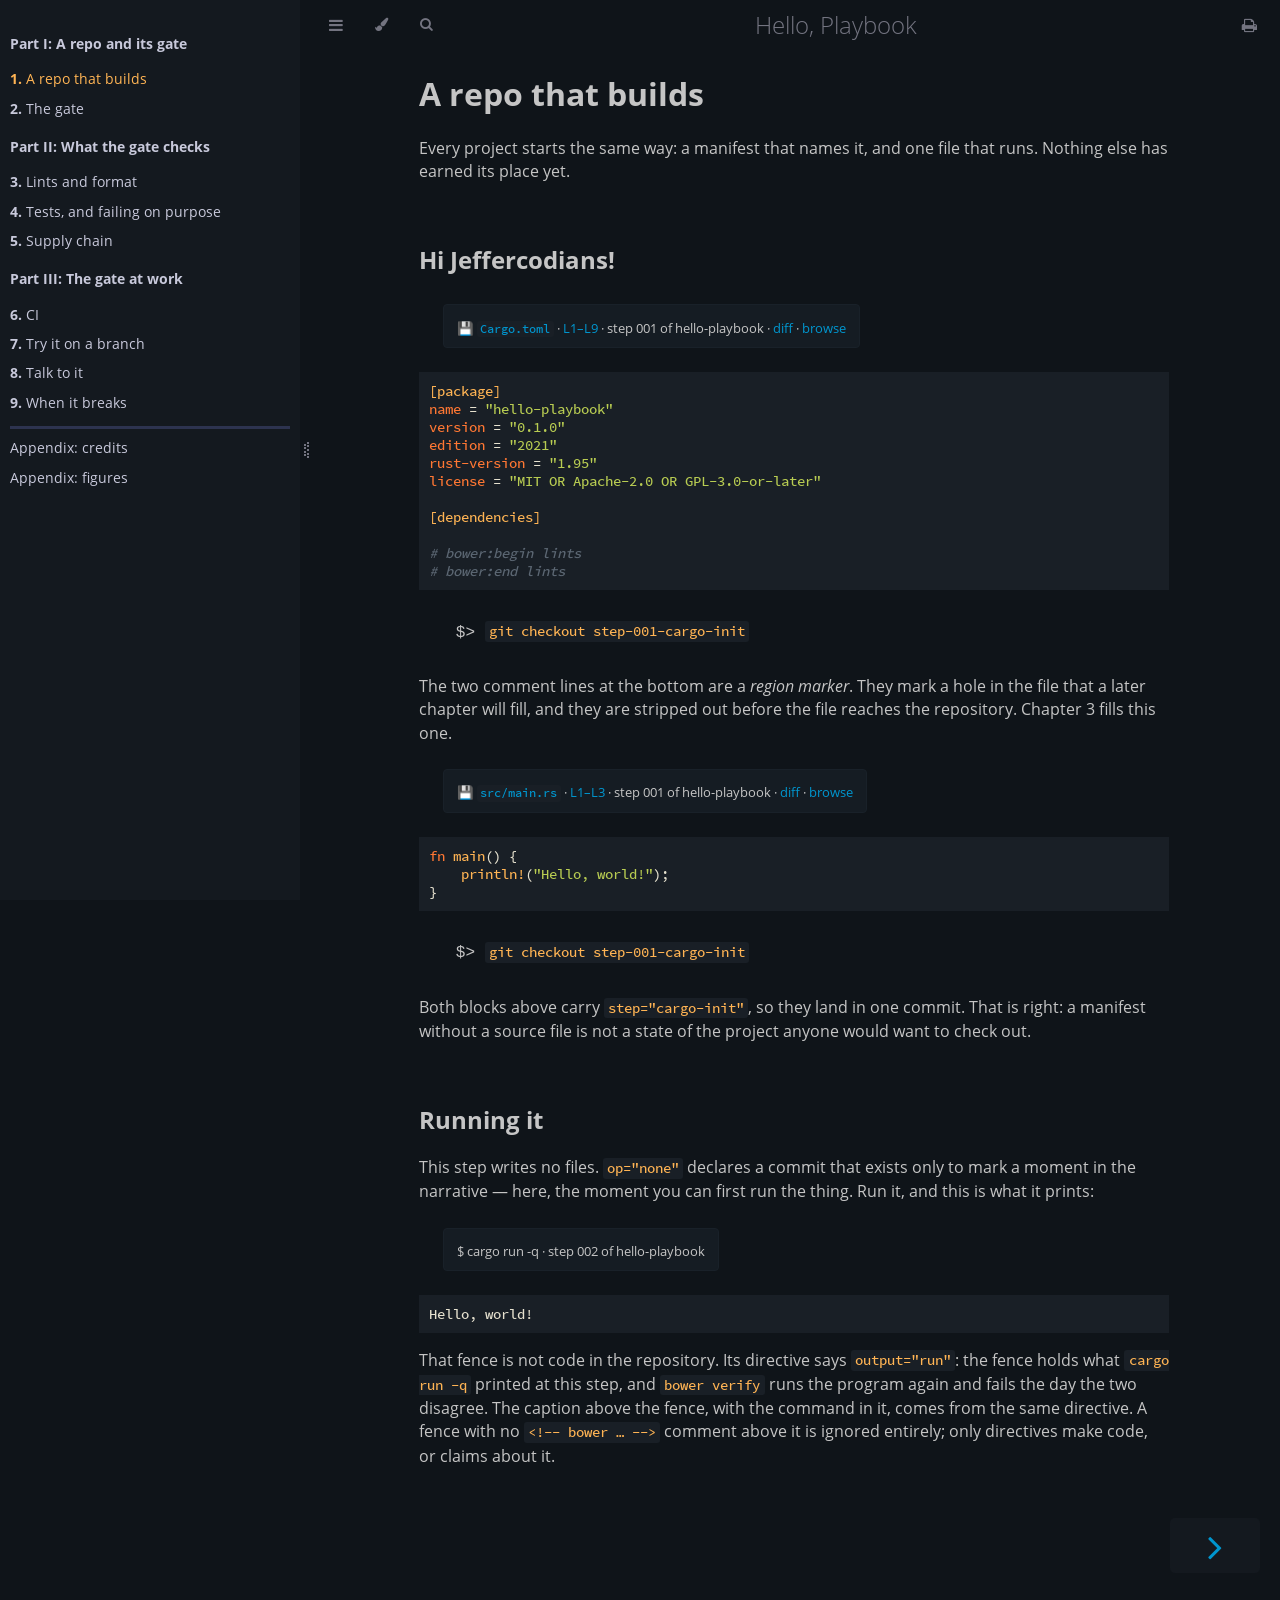
<file: index.html>
<!DOCTYPE HTML>
<html lang="en" class="ayu sidebar-visible" dir="ltr">
    <head>
        <!-- Book generated using mdBook -->
        <meta charset="UTF-8">
        <title>A repo that builds - Hello, Playbook</title>


        <!-- Custom HTML head -->

        <meta name="description" content="A Rust project foundation, taught as a book that builds its own repository.">
        <meta name="viewport" content="width=device-width, initial-scale=1">
        <meta name="theme-color" content="#ffffff">

        <link rel="icon" href="favicon.svg">
        <link rel="shortcut icon" href="favicon.png">
        <link rel="stylesheet" href="css/variables.css">
        <link rel="stylesheet" href="css/general.css">
        <link rel="stylesheet" href="css/chrome.css">
        <link rel="stylesheet" href="css/print.css" media="print">

        <!-- Fonts -->
        <link rel="stylesheet" href="FontAwesome/css/font-awesome.css">
        <link rel="stylesheet" href="fonts/fonts.css">

        <!-- Highlight.js Stylesheets -->
        <link rel="stylesheet" id="highlight-css" href="highlight.css">
        <link rel="stylesheet" id="tomorrow-night-css" href="tomorrow-night.css">
        <link rel="stylesheet" id="ayu-highlight-css" href="ayu-highlight.css">

        <!-- Custom theme stylesheets -->
        <link rel="stylesheet" href="theme/step-meta.css">
        <link rel="stylesheet" href="theme/figures.css">
        <link rel="stylesheet" href="theme/whole-file.css">


        <!-- Provide site root and default themes to javascript -->
        <script>
            const path_to_root = "";
            const default_light_theme = "ayu";
            const default_dark_theme = "navy";
            window.path_to_searchindex_js = "searchindex.js";
        </script>
        <!-- Start loading toc.js asap -->
        <script src="toc.js"></script>
    </head>
    <body>
    <div id="mdbook-help-container">
        <div id="mdbook-help-popup">
            <h2 class="mdbook-help-title">Keyboard shortcuts</h2>
            <div>
                <p>Press <kbd>←</kbd> or <kbd>→</kbd> to navigate between chapters</p>
                <p>Press <kbd>S</kbd> or <kbd>/</kbd> to search in the book</p>
                <p>Press <kbd>?</kbd> to show this help</p>
                <p>Press <kbd>Esc</kbd> to hide this help</p>
            </div>
        </div>
    </div>
    <div id="body-container">
        <!-- Work around some values being stored in localStorage wrapped in quotes -->
        <script>
            try {
                let theme = localStorage.getItem('mdbook-theme');
                let sidebar = localStorage.getItem('mdbook-sidebar');

                if (theme.startsWith('"') && theme.endsWith('"')) {
                    localStorage.setItem('mdbook-theme', theme.slice(1, theme.length - 1));
                }

                if (sidebar.startsWith('"') && sidebar.endsWith('"')) {
                    localStorage.setItem('mdbook-sidebar', sidebar.slice(1, sidebar.length - 1));
                }
            } catch (e) { }
        </script>

        <!-- Set the theme before any content is loaded, prevents flash -->
        <script>
            const default_theme = window.matchMedia("(prefers-color-scheme: dark)").matches ? default_dark_theme : default_light_theme;
            let theme;
            try { theme = localStorage.getItem('mdbook-theme'); } catch(e) { }
            if (theme === null || theme === undefined) { theme = default_theme; }
            const html = document.documentElement;
            html.classList.remove('ayu')
            html.classList.add(theme);
            html.classList.add("js");
        </script>

        <input type="checkbox" id="sidebar-toggle-anchor" class="hidden">

        <!-- Hide / unhide sidebar before it is displayed -->
        <script>
            let sidebar = null;
            const sidebar_toggle = document.getElementById("sidebar-toggle-anchor");
            if (document.body.clientWidth >= 1080) {
                try { sidebar = localStorage.getItem('mdbook-sidebar'); } catch(e) { }
                sidebar = sidebar || 'visible';
            } else {
                sidebar = 'hidden';
                sidebar_toggle.checked = false;
            }
            if (sidebar === 'visible') {
                sidebar_toggle.checked = true;
            } else {
                html.classList.remove('sidebar-visible');
            }
        </script>

        <nav id="sidebar" class="sidebar" aria-label="Table of contents">
            <!-- populated by js -->
            <mdbook-sidebar-scrollbox class="sidebar-scrollbox"></mdbook-sidebar-scrollbox>
            <noscript>
                <iframe class="sidebar-iframe-outer" src="toc.html"></iframe>
            </noscript>
            <div id="sidebar-resize-handle" class="sidebar-resize-handle">
                <div class="sidebar-resize-indicator"></div>
            </div>
        </nav>

        <div id="page-wrapper" class="page-wrapper">

            <div class="page">
                <div id="menu-bar-hover-placeholder"></div>
                <div id="menu-bar" class="menu-bar sticky">
                    <div class="left-buttons">
                        <label id="sidebar-toggle" class="icon-button" for="sidebar-toggle-anchor" title="Toggle Table of Contents" aria-label="Toggle Table of Contents" aria-controls="sidebar">
                            <i class="fa fa-bars"></i>
                        </label>
                        <button id="theme-toggle" class="icon-button" type="button" title="Change theme" aria-label="Change theme" aria-haspopup="true" aria-expanded="false" aria-controls="theme-list">
                            <i class="fa fa-paint-brush"></i>
                        </button>
                        <ul id="theme-list" class="theme-popup" aria-label="Themes" role="menu">
                            <li role="none"><button role="menuitem" class="theme" id="default_theme">Auto</button></li>
                            <li role="none"><button role="menuitem" class="theme" id="light">Light</button></li>
                            <li role="none"><button role="menuitem" class="theme" id="rust">Rust</button></li>
                            <li role="none"><button role="menuitem" class="theme" id="coal">Coal</button></li>
                            <li role="none"><button role="menuitem" class="theme" id="navy">Navy</button></li>
                            <li role="none"><button role="menuitem" class="theme" id="ayu">Ayu</button></li>
                        </ul>
                        <button id="search-toggle" class="icon-button" type="button" title="Search (`/`)" aria-label="Toggle Searchbar" aria-expanded="false" aria-keyshortcuts="/ s" aria-controls="searchbar">
                            <i class="fa fa-search"></i>
                        </button>
                    </div>

                    <h1 class="menu-title">Hello, Playbook</h1>

                    <div class="right-buttons">
                        <a href="print.html" title="Print this book" aria-label="Print this book">
                            <i id="print-button" class="fa fa-print"></i>
                        </a>

                    </div>
                </div>

                <div id="search-wrapper" class="hidden">
                    <form id="searchbar-outer" class="searchbar-outer">
                        <div class="search-wrapper">
                            <input type="search" id="searchbar" name="searchbar" placeholder="Search this book ..." aria-controls="searchresults-outer" aria-describedby="searchresults-header">
                            <div class="spinner-wrapper">
                                <i class="fa fa-spinner fa-spin"></i>
                            </div>
                        </div>
                    </form>
                    <div id="searchresults-outer" class="searchresults-outer hidden">
                        <div id="searchresults-header" class="searchresults-header"></div>
                        <ul id="searchresults">
                        </ul>
                    </div>
                </div>

                <!-- Apply ARIA attributes after the sidebar and the sidebar toggle button are added to the DOM -->
                <script>
                    document.getElementById('sidebar-toggle').setAttribute('aria-expanded', sidebar === 'visible');
                    document.getElementById('sidebar').setAttribute('aria-hidden', sidebar !== 'visible');
                    Array.from(document.querySelectorAll('#sidebar a')).forEach(function(link) {
                        link.setAttribute('tabIndex', sidebar === 'visible' ? 0 : -1);
                    });
                </script>

                <div id="content" class="content">
                    <main>
                        <h1 id="a-repo-that-builds"><a class="header" href="#a-repo-that-builds">A repo that builds</a></h1>
<p>Every project starts the same way: a manifest that names it, and one file that
runs. Nothing else has earned its place yet.</p>
<h2 id="hi-jeffercodians"><a class="header" href="#hi-jeffercodians">Hi Jeffercodians!</a></h2>
<p><a id="step-cargo-init"></a>
<span class="step-meta"><sub><a href="https://github.com/abstecker/hello-playbook/blob/step-001-cargo-init/Cargo.toml" title="View full file">💾 <code>Cargo.toml</code></a> · <a href="https://github.com/abstecker/hello-playbook/blob/step-001-cargo-init/Cargo.toml#L1-L9" title="View source">L1–L9</a> · step 001 of hello-playbook · <a href="https://github.com/abstecker/hello-playbook/commit/step-001-cargo-init" title="View diff">diff</a> · <a href="https://github.com/abstecker/hello-playbook/tree/step-001-cargo-init" title="Browse repo">browse</a></sub></span></p>
<pre><code class="language-toml">[package]
name = "hello-playbook"
version = "0.1.0"
edition = "2021"
rust-version = "1.95"
license = "MIT OR Apache-2.0 OR GPL-3.0-or-later"

[dependencies]

# bower:begin lints
# bower:end lints
</code></pre>
<p><span class="step-checkout">$&gt; <code>git checkout step-001-cargo-init</code></span></p>
<p>The two comment lines at the bottom are a <em>region marker</em>. They mark a hole in
the file that a later chapter will fill, and they are stripped out before the
file reaches the repository. Chapter 3 fills this one.</p>
<p><span class="step-meta"><sub><a href="https://github.com/abstecker/hello-playbook/blob/step-001-cargo-init/src/main.rs" title="View full file">💾 <code>src/main.rs</code></a> · <a href="https://github.com/abstecker/hello-playbook/blob/step-001-cargo-init/src/main.rs#L1-L3" title="View source">L1–L3</a> · step 001 of hello-playbook · <a href="https://github.com/abstecker/hello-playbook/commit/step-001-cargo-init" title="View diff">diff</a> · <a href="https://github.com/abstecker/hello-playbook/tree/step-001-cargo-init" title="Browse repo">browse</a></sub></span></p>
<pre><code class="language-rust">fn main() {
    println!("Hello, world!");
}</code></pre>
<p><span class="step-checkout">$&gt; <code>git checkout step-001-cargo-init</code></span></p>
<p>Both blocks above carry <code>step="cargo-init"</code>, so they land in one commit. That is
right: a manifest without a source file is not a state of the project anyone
would want to check out.</p>
<h2 id="running-it"><a class="header" href="#running-it">Running it</a></h2>
<p><a id="step-hello-runs"></a></p>
<p>This step writes no files. <code>op="none"</code> declares a commit that exists only to
mark a moment in the narrative — here, the moment you can first run the thing.
Run it, and this is what it prints:</p>
<p><span class="step-output"><sub>$ cargo run -q · step 002 of hello-playbook</sub></span></p>
<pre><code class="language-text">Hello, world!
</code></pre>
<p>That fence is not code in the repository. Its directive says <code>output="run"</code>:
the fence holds what <code>cargo run -q</code> printed at this step, and <code>bower verify</code>
runs the program again and fails the day the two disagree. The caption above
the fence, with the command in it, comes from the same directive. A fence with
no <code>&lt;!-- bower … --&gt;</code> comment above it is ignored entirely; only directives
make code, or claims about it.</p>

                    </main>

                    <nav class="nav-wrapper" aria-label="Page navigation">
                        <!-- Mobile navigation buttons -->

                            <a rel="next prefetch" href="ch02-the-gate.html" class="mobile-nav-chapters next" title="Next chapter" aria-label="Next chapter" aria-keyshortcuts="Right">
                                <i class="fa fa-angle-right"></i>
                            </a>

                        <div style="clear: both"></div>
                    </nav>
                </div>
            </div>

            <nav class="nav-wide-wrapper" aria-label="Page navigation">

                    <a rel="next prefetch" href="ch02-the-gate.html" class="nav-chapters next" title="Next chapter" aria-label="Next chapter" aria-keyshortcuts="Right">
                        <i class="fa fa-angle-right"></i>
                    </a>
            </nav>

        </div>




        <script>
            window.playground_copyable = true;
        </script>


        <script src="elasticlunr.min.js"></script>
        <script src="mark.min.js"></script>
        <script src="searcher.js"></script>

        <script src="clipboard.min.js"></script>
        <script src="highlight.js"></script>
        <script src="book.js"></script>

        <!-- Custom JS scripts -->
        <script src="theme/figures.js"></script>
        <script src="theme/pk-elements.js"></script>
        <script src="theme/whole-file.js"></script>



    </div>
    </body>
</html>
</file>
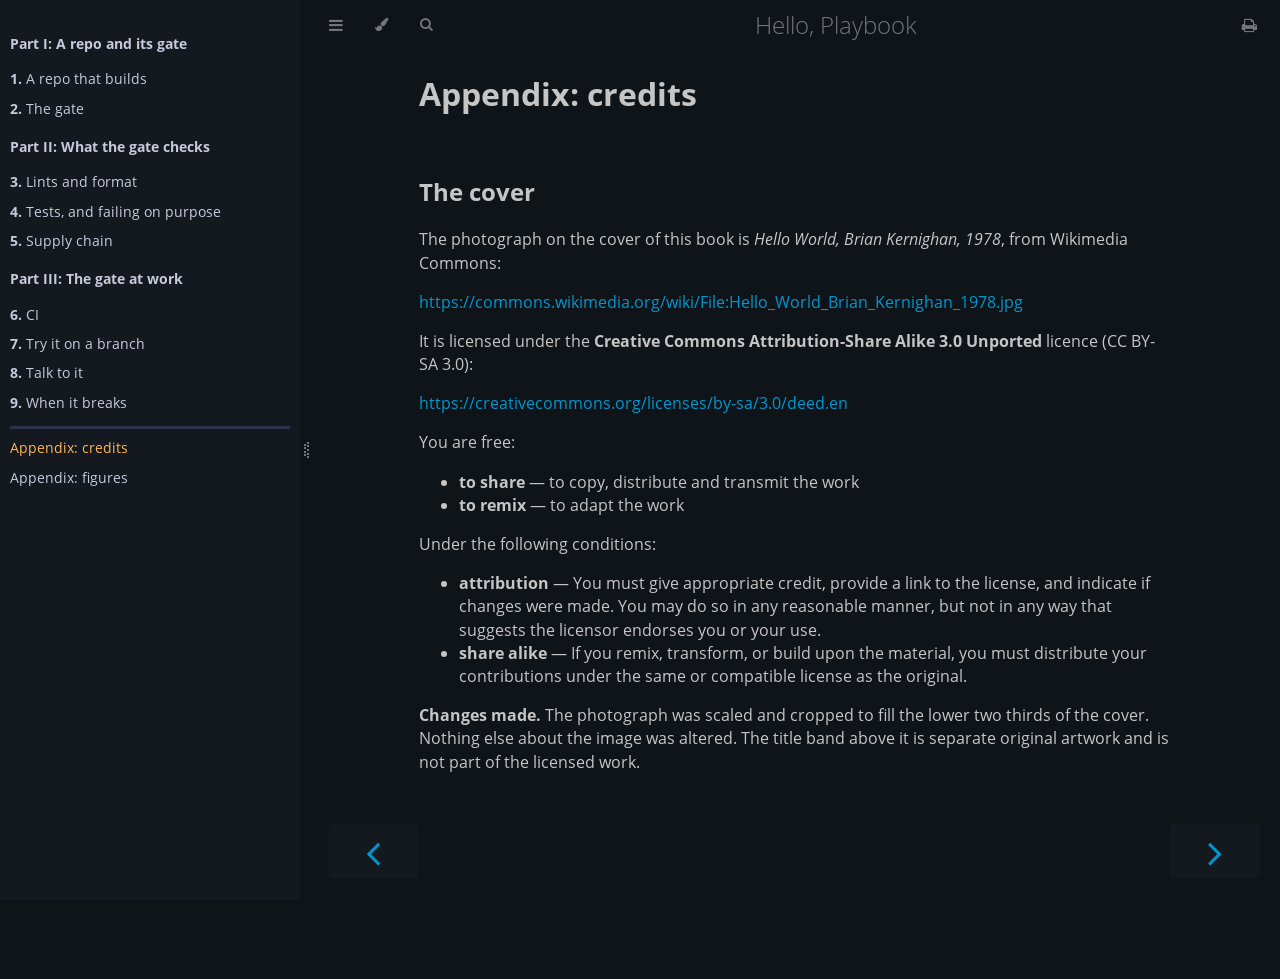
<file: appendix-credits.html>
<!DOCTYPE HTML>
<html lang="en" class="ayu sidebar-visible" dir="ltr">
    <head>
        <!-- Book generated using mdBook -->
        <meta charset="UTF-8">
        <title>Appendix: credits - Hello, Playbook</title>


        <!-- Custom HTML head -->

        <meta name="description" content="A Rust project foundation, taught as a book that builds its own repository.">
        <meta name="viewport" content="width=device-width, initial-scale=1">
        <meta name="theme-color" content="#ffffff">

        <link rel="icon" href="favicon.svg">
        <link rel="shortcut icon" href="favicon.png">
        <link rel="stylesheet" href="css/variables.css">
        <link rel="stylesheet" href="css/general.css">
        <link rel="stylesheet" href="css/chrome.css">
        <link rel="stylesheet" href="css/print.css" media="print">

        <!-- Fonts -->
        <link rel="stylesheet" href="FontAwesome/css/font-awesome.css">
        <link rel="stylesheet" href="fonts/fonts.css">

        <!-- Highlight.js Stylesheets -->
        <link rel="stylesheet" id="highlight-css" href="highlight.css">
        <link rel="stylesheet" id="tomorrow-night-css" href="tomorrow-night.css">
        <link rel="stylesheet" id="ayu-highlight-css" href="ayu-highlight.css">

        <!-- Custom theme stylesheets -->
        <link rel="stylesheet" href="theme/step-meta.css">
        <link rel="stylesheet" href="theme/figures.css">
        <link rel="stylesheet" href="theme/whole-file.css">


        <!-- Provide site root and default themes to javascript -->
        <script>
            const path_to_root = "";
            const default_light_theme = "ayu";
            const default_dark_theme = "navy";
            window.path_to_searchindex_js = "searchindex.js";
        </script>
        <!-- Start loading toc.js asap -->
        <script src="toc.js"></script>
    </head>
    <body>
    <div id="mdbook-help-container">
        <div id="mdbook-help-popup">
            <h2 class="mdbook-help-title">Keyboard shortcuts</h2>
            <div>
                <p>Press <kbd>←</kbd> or <kbd>→</kbd> to navigate between chapters</p>
                <p>Press <kbd>S</kbd> or <kbd>/</kbd> to search in the book</p>
                <p>Press <kbd>?</kbd> to show this help</p>
                <p>Press <kbd>Esc</kbd> to hide this help</p>
            </div>
        </div>
    </div>
    <div id="body-container">
        <!-- Work around some values being stored in localStorage wrapped in quotes -->
        <script>
            try {
                let theme = localStorage.getItem('mdbook-theme');
                let sidebar = localStorage.getItem('mdbook-sidebar');

                if (theme.startsWith('"') && theme.endsWith('"')) {
                    localStorage.setItem('mdbook-theme', theme.slice(1, theme.length - 1));
                }

                if (sidebar.startsWith('"') && sidebar.endsWith('"')) {
                    localStorage.setItem('mdbook-sidebar', sidebar.slice(1, sidebar.length - 1));
                }
            } catch (e) { }
        </script>

        <!-- Set the theme before any content is loaded, prevents flash -->
        <script>
            const default_theme = window.matchMedia("(prefers-color-scheme: dark)").matches ? default_dark_theme : default_light_theme;
            let theme;
            try { theme = localStorage.getItem('mdbook-theme'); } catch(e) { }
            if (theme === null || theme === undefined) { theme = default_theme; }
            const html = document.documentElement;
            html.classList.remove('ayu')
            html.classList.add(theme);
            html.classList.add("js");
        </script>

        <input type="checkbox" id="sidebar-toggle-anchor" class="hidden">

        <!-- Hide / unhide sidebar before it is displayed -->
        <script>
            let sidebar = null;
            const sidebar_toggle = document.getElementById("sidebar-toggle-anchor");
            if (document.body.clientWidth >= 1080) {
                try { sidebar = localStorage.getItem('mdbook-sidebar'); } catch(e) { }
                sidebar = sidebar || 'visible';
            } else {
                sidebar = 'hidden';
                sidebar_toggle.checked = false;
            }
            if (sidebar === 'visible') {
                sidebar_toggle.checked = true;
            } else {
                html.classList.remove('sidebar-visible');
            }
        </script>

        <nav id="sidebar" class="sidebar" aria-label="Table of contents">
            <!-- populated by js -->
            <mdbook-sidebar-scrollbox class="sidebar-scrollbox"></mdbook-sidebar-scrollbox>
            <noscript>
                <iframe class="sidebar-iframe-outer" src="toc.html"></iframe>
            </noscript>
            <div id="sidebar-resize-handle" class="sidebar-resize-handle">
                <div class="sidebar-resize-indicator"></div>
            </div>
        </nav>

        <div id="page-wrapper" class="page-wrapper">

            <div class="page">
                <div id="menu-bar-hover-placeholder"></div>
                <div id="menu-bar" class="menu-bar sticky">
                    <div class="left-buttons">
                        <label id="sidebar-toggle" class="icon-button" for="sidebar-toggle-anchor" title="Toggle Table of Contents" aria-label="Toggle Table of Contents" aria-controls="sidebar">
                            <i class="fa fa-bars"></i>
                        </label>
                        <button id="theme-toggle" class="icon-button" type="button" title="Change theme" aria-label="Change theme" aria-haspopup="true" aria-expanded="false" aria-controls="theme-list">
                            <i class="fa fa-paint-brush"></i>
                        </button>
                        <ul id="theme-list" class="theme-popup" aria-label="Themes" role="menu">
                            <li role="none"><button role="menuitem" class="theme" id="default_theme">Auto</button></li>
                            <li role="none"><button role="menuitem" class="theme" id="light">Light</button></li>
                            <li role="none"><button role="menuitem" class="theme" id="rust">Rust</button></li>
                            <li role="none"><button role="menuitem" class="theme" id="coal">Coal</button></li>
                            <li role="none"><button role="menuitem" class="theme" id="navy">Navy</button></li>
                            <li role="none"><button role="menuitem" class="theme" id="ayu">Ayu</button></li>
                        </ul>
                        <button id="search-toggle" class="icon-button" type="button" title="Search (`/`)" aria-label="Toggle Searchbar" aria-expanded="false" aria-keyshortcuts="/ s" aria-controls="searchbar">
                            <i class="fa fa-search"></i>
                        </button>
                    </div>

                    <h1 class="menu-title">Hello, Playbook</h1>

                    <div class="right-buttons">
                        <a href="print.html" title="Print this book" aria-label="Print this book">
                            <i id="print-button" class="fa fa-print"></i>
                        </a>

                    </div>
                </div>

                <div id="search-wrapper" class="hidden">
                    <form id="searchbar-outer" class="searchbar-outer">
                        <div class="search-wrapper">
                            <input type="search" id="searchbar" name="searchbar" placeholder="Search this book ..." aria-controls="searchresults-outer" aria-describedby="searchresults-header">
                            <div class="spinner-wrapper">
                                <i class="fa fa-spinner fa-spin"></i>
                            </div>
                        </div>
                    </form>
                    <div id="searchresults-outer" class="searchresults-outer hidden">
                        <div id="searchresults-header" class="searchresults-header"></div>
                        <ul id="searchresults">
                        </ul>
                    </div>
                </div>

                <!-- Apply ARIA attributes after the sidebar and the sidebar toggle button are added to the DOM -->
                <script>
                    document.getElementById('sidebar-toggle').setAttribute('aria-expanded', sidebar === 'visible');
                    document.getElementById('sidebar').setAttribute('aria-hidden', sidebar !== 'visible');
                    Array.from(document.querySelectorAll('#sidebar a')).forEach(function(link) {
                        link.setAttribute('tabIndex', sidebar === 'visible' ? 0 : -1);
                    });
                </script>

                <div id="content" class="content">
                    <main>
                        <h1 id="appendix-credits"><a class="header" href="#appendix-credits">Appendix: credits</a></h1>
<h2 id="the-cover"><a class="header" href="#the-cover">The cover</a></h2>
<p>The photograph on the cover of this book is <em>Hello World, Brian Kernighan,
1978</em>, from Wikimedia Commons:</p>
<p><a href="https://commons.wikimedia.org/wiki/File:Hello_World_Brian_Kernighan_1978.jpg">https://commons.wikimedia.org/wiki/File:Hello_World_Brian_Kernighan_1978.jpg</a></p>
<p>It is licensed under the <strong>Creative Commons Attribution-Share Alike 3.0
Unported</strong> licence (CC BY-SA 3.0):</p>
<p><a href="https://creativecommons.org/licenses/by-sa/3.0/deed.en">https://creativecommons.org/licenses/by-sa/3.0/deed.en</a></p>
<p>You are free:</p>
<ul>
<li><strong>to share</strong> — to copy, distribute and transmit the work</li>
<li><strong>to remix</strong> — to adapt the work</li>
</ul>
<p>Under the following conditions:</p>
<ul>
<li><strong>attribution</strong> — You must give appropriate credit, provide a link to the
license, and indicate if changes were made. You may do so in any reasonable
manner, but not in any way that suggests the licensor endorses you or your
use.</li>
<li><strong>share alike</strong> — If you remix, transform, or build upon the material, you
must distribute your contributions under the same or compatible license as
the original.</li>
</ul>
<p><strong>Changes made.</strong> The photograph was scaled and cropped to fill the lower two
thirds of the cover. Nothing else about the image was altered. The title band
above it is separate original artwork and is not part of the licensed work.</p>

                    </main>

                    <nav class="nav-wrapper" aria-label="Page navigation">
                        <!-- Mobile navigation buttons -->
                            <a rel="prev" href="ch09-when-it-breaks.html" class="mobile-nav-chapters previous" title="Previous chapter" aria-label="Previous chapter" aria-keyshortcuts="Left">
                                <i class="fa fa-angle-left"></i>
                            </a>

                            <a rel="next prefetch" href="appendix-figures.html" class="mobile-nav-chapters next" title="Next chapter" aria-label="Next chapter" aria-keyshortcuts="Right">
                                <i class="fa fa-angle-right"></i>
                            </a>

                        <div style="clear: both"></div>
                    </nav>
                </div>
            </div>

            <nav class="nav-wide-wrapper" aria-label="Page navigation">
                    <a rel="prev" href="ch09-when-it-breaks.html" class="nav-chapters previous" title="Previous chapter" aria-label="Previous chapter" aria-keyshortcuts="Left">
                        <i class="fa fa-angle-left"></i>
                    </a>

                    <a rel="next prefetch" href="appendix-figures.html" class="nav-chapters next" title="Next chapter" aria-label="Next chapter" aria-keyshortcuts="Right">
                        <i class="fa fa-angle-right"></i>
                    </a>
            </nav>

        </div>




        <script>
            window.playground_copyable = true;
        </script>


        <script src="elasticlunr.min.js"></script>
        <script src="mark.min.js"></script>
        <script src="searcher.js"></script>

        <script src="clipboard.min.js"></script>
        <script src="highlight.js"></script>
        <script src="book.js"></script>

        <!-- Custom JS scripts -->
        <script src="theme/figures.js"></script>
        <script src="theme/pk-elements.js"></script>
        <script src="theme/whole-file.js"></script>



    </div>
    </body>
</html>
</file>
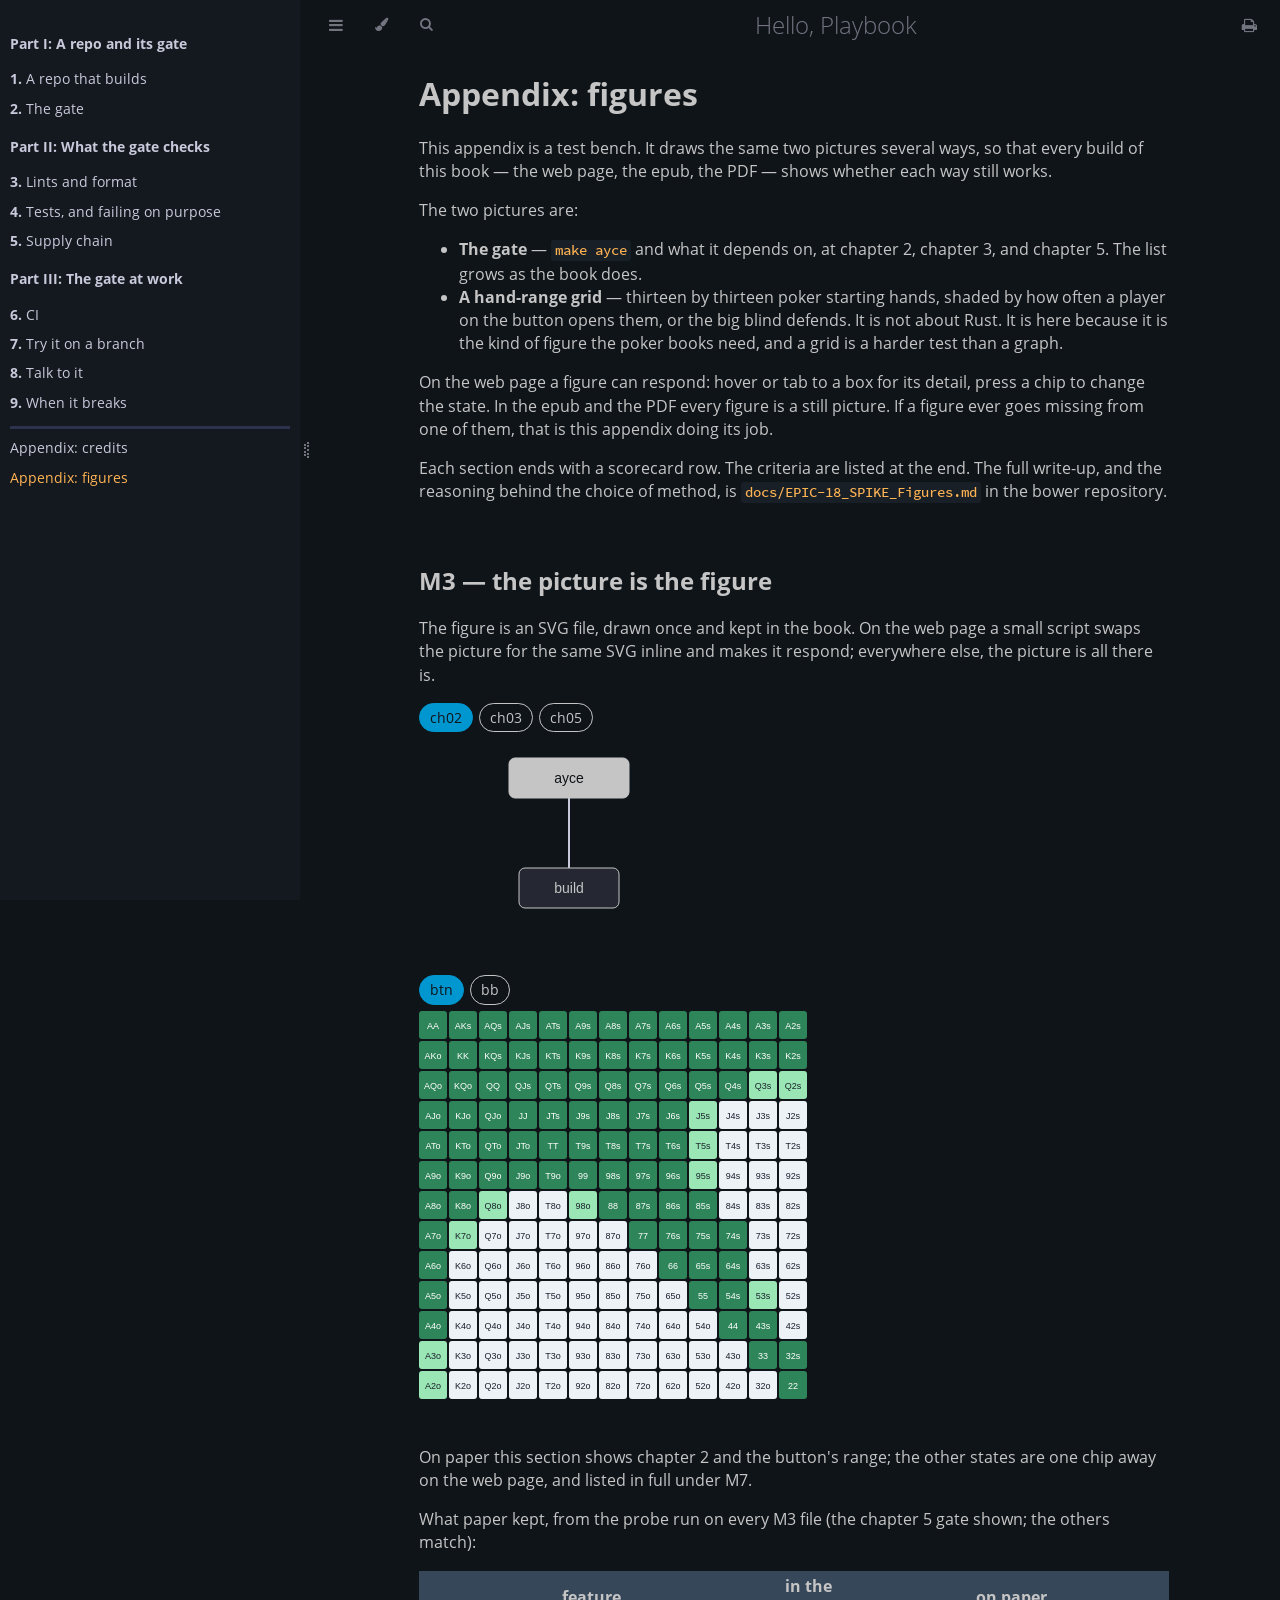
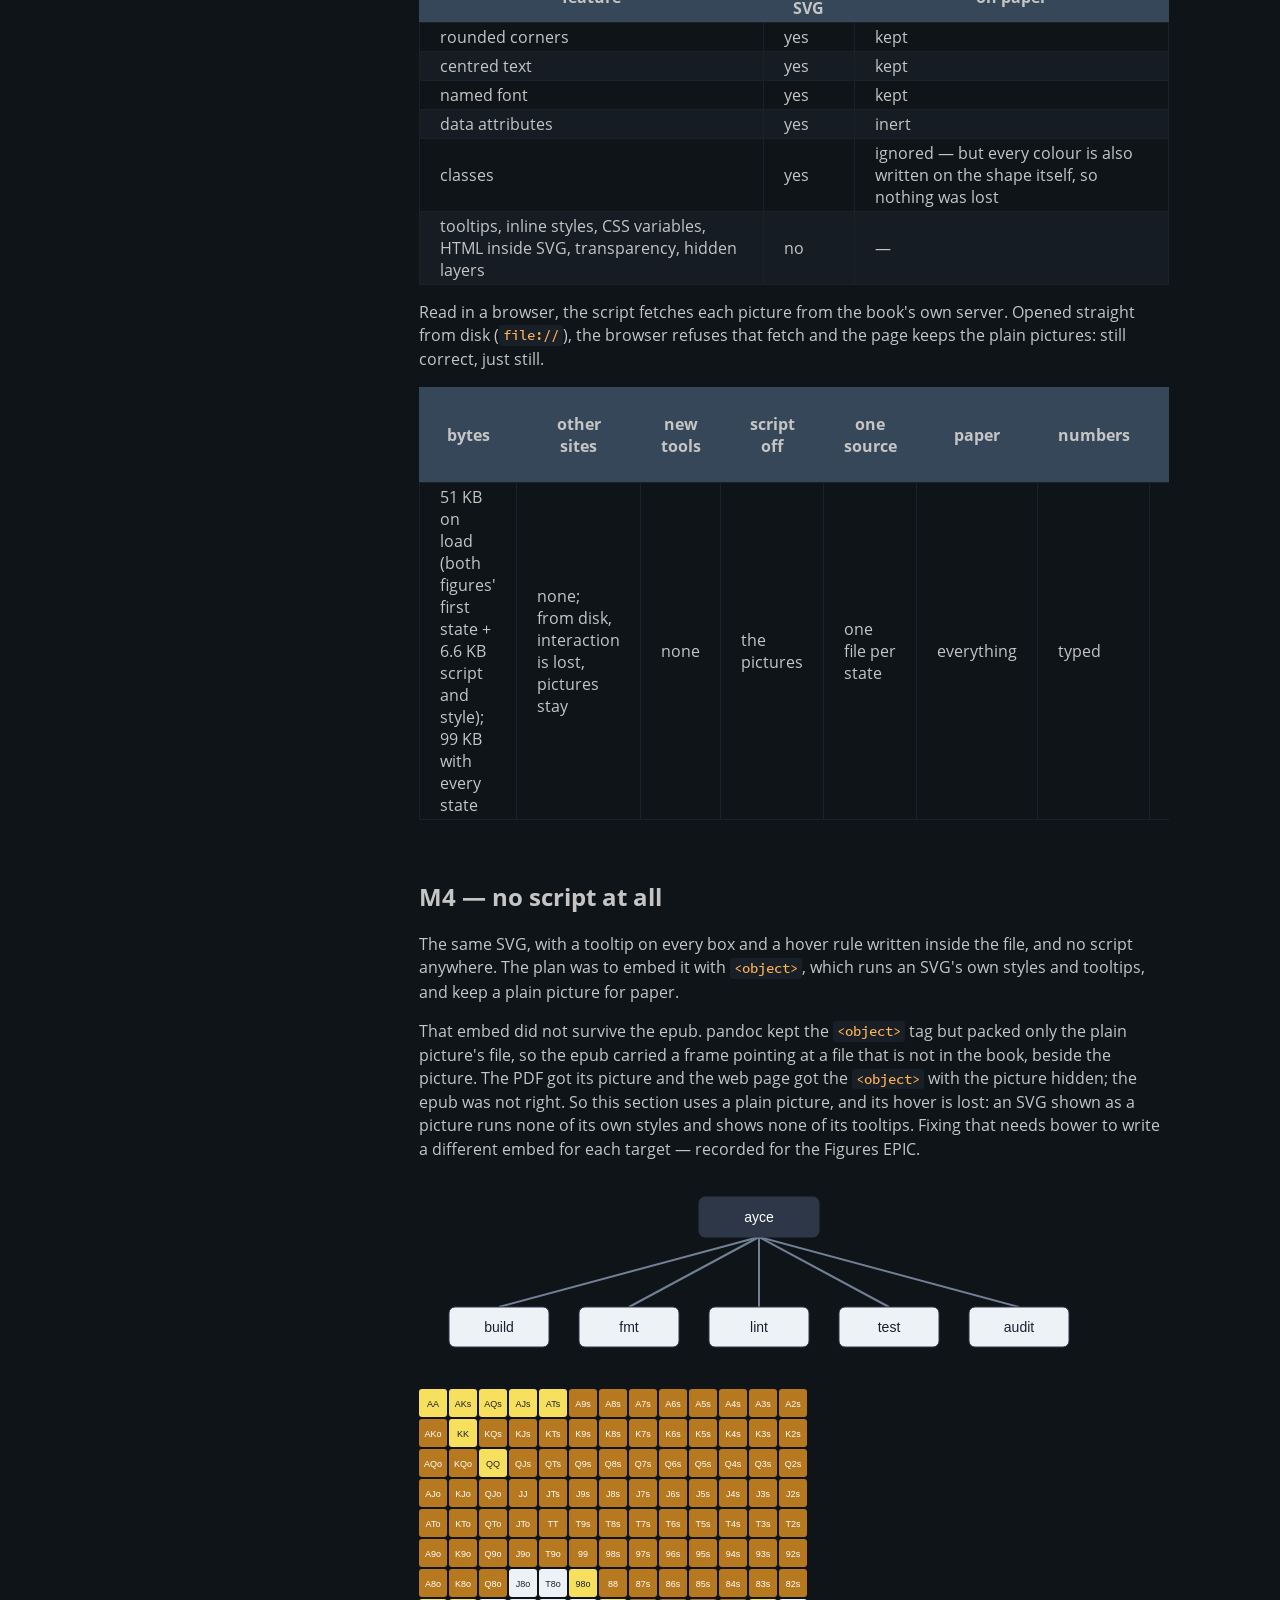
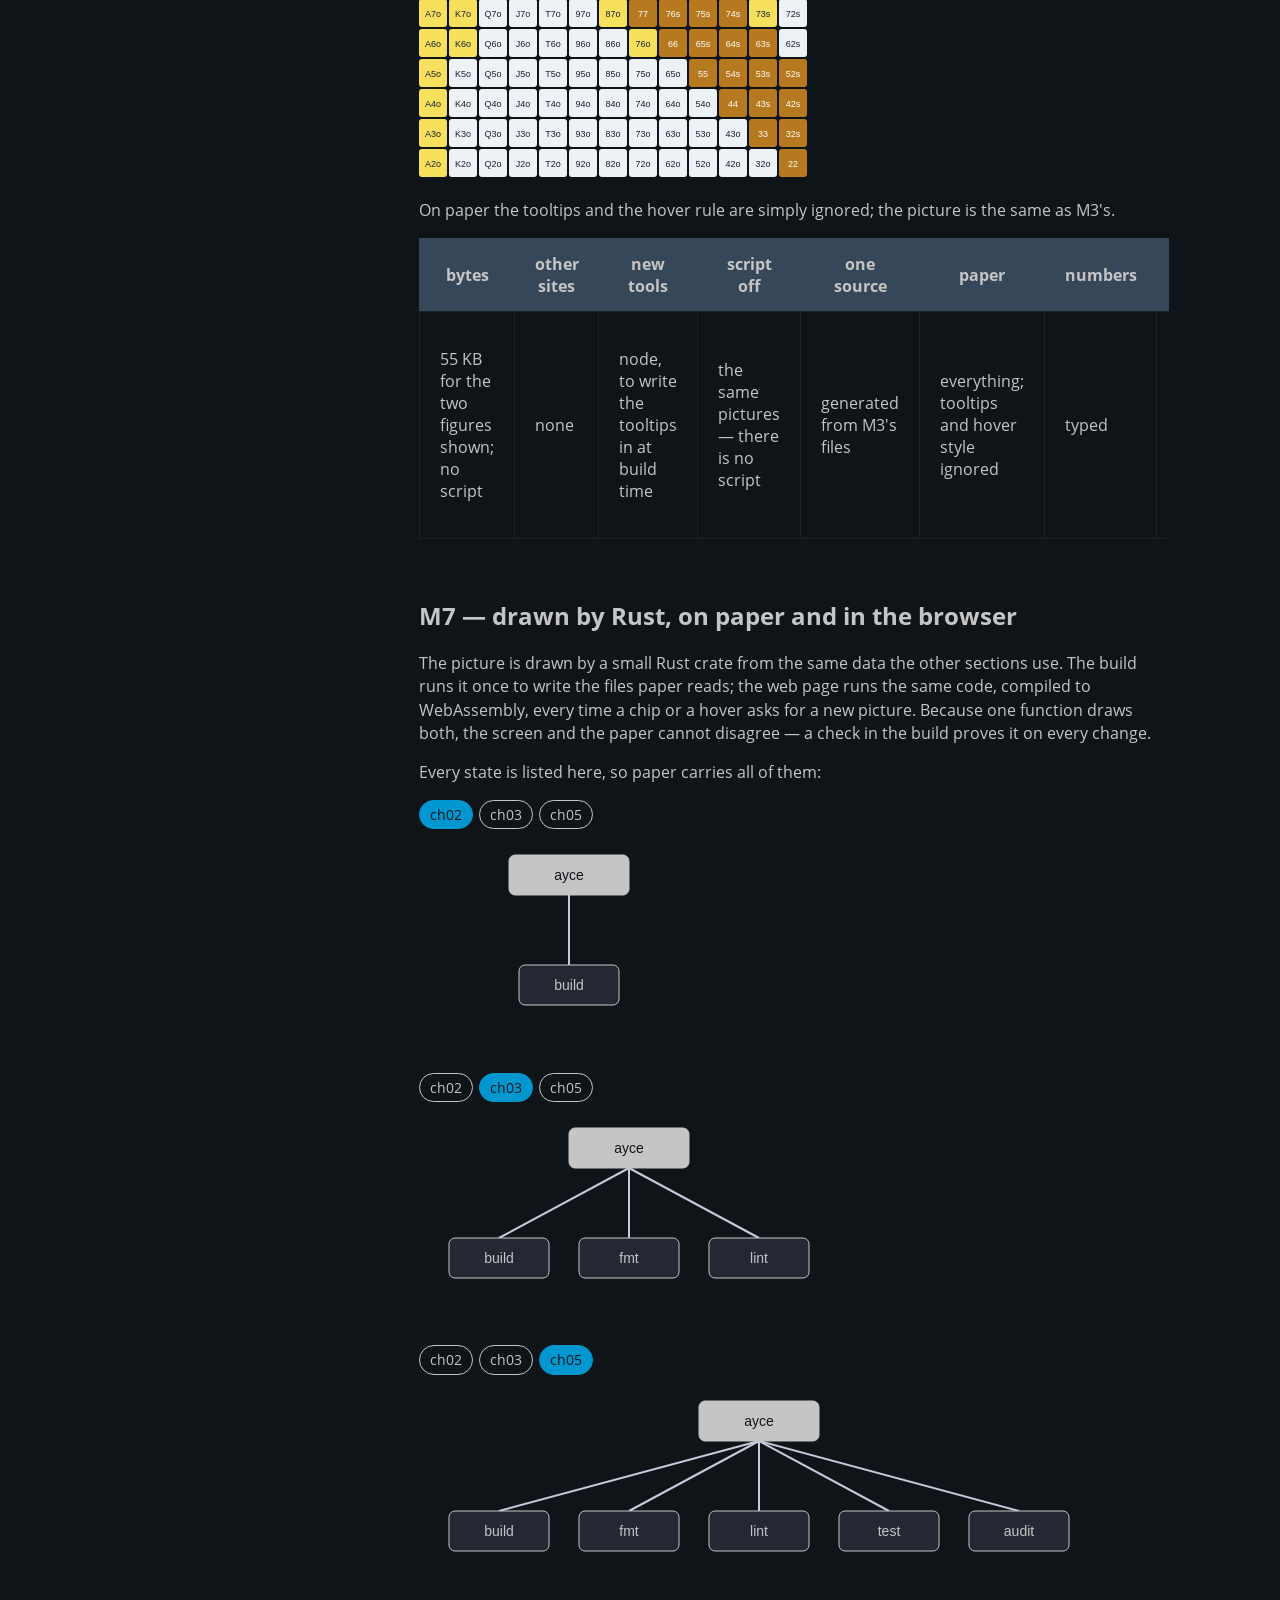
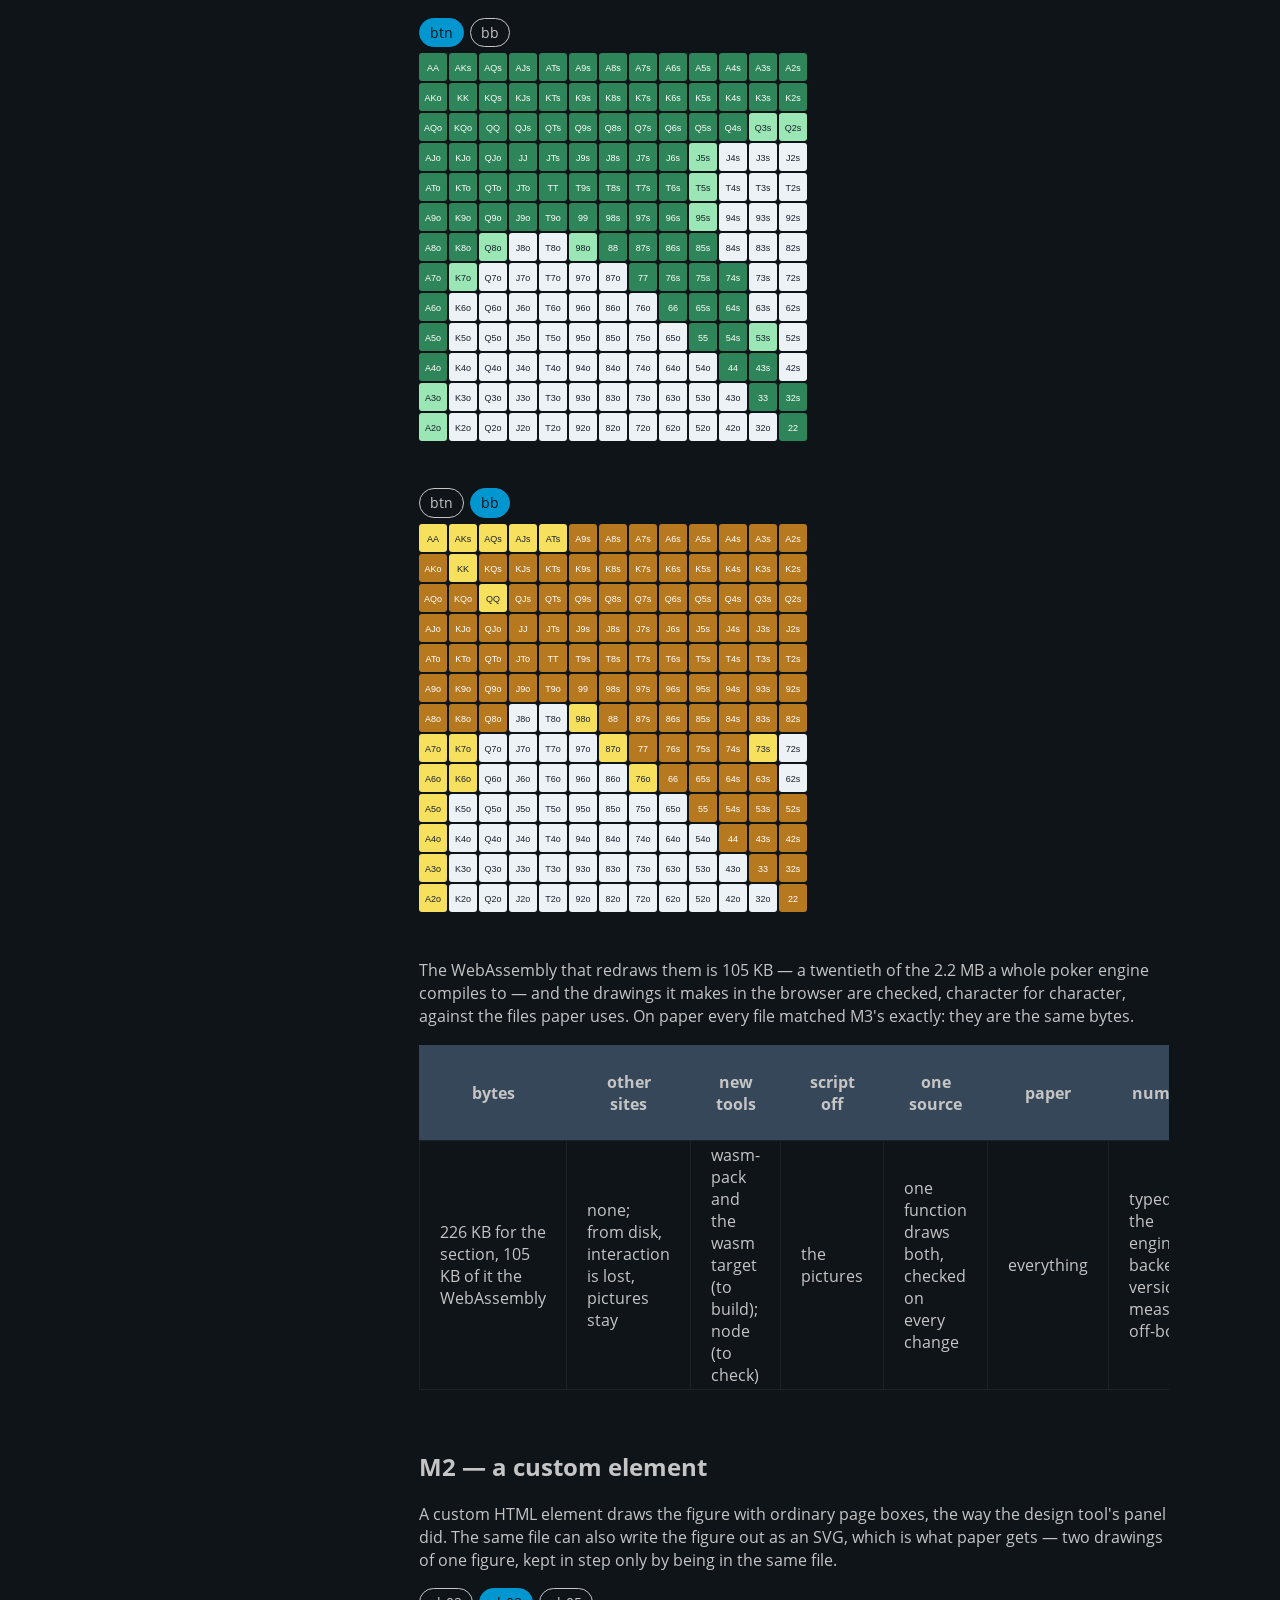
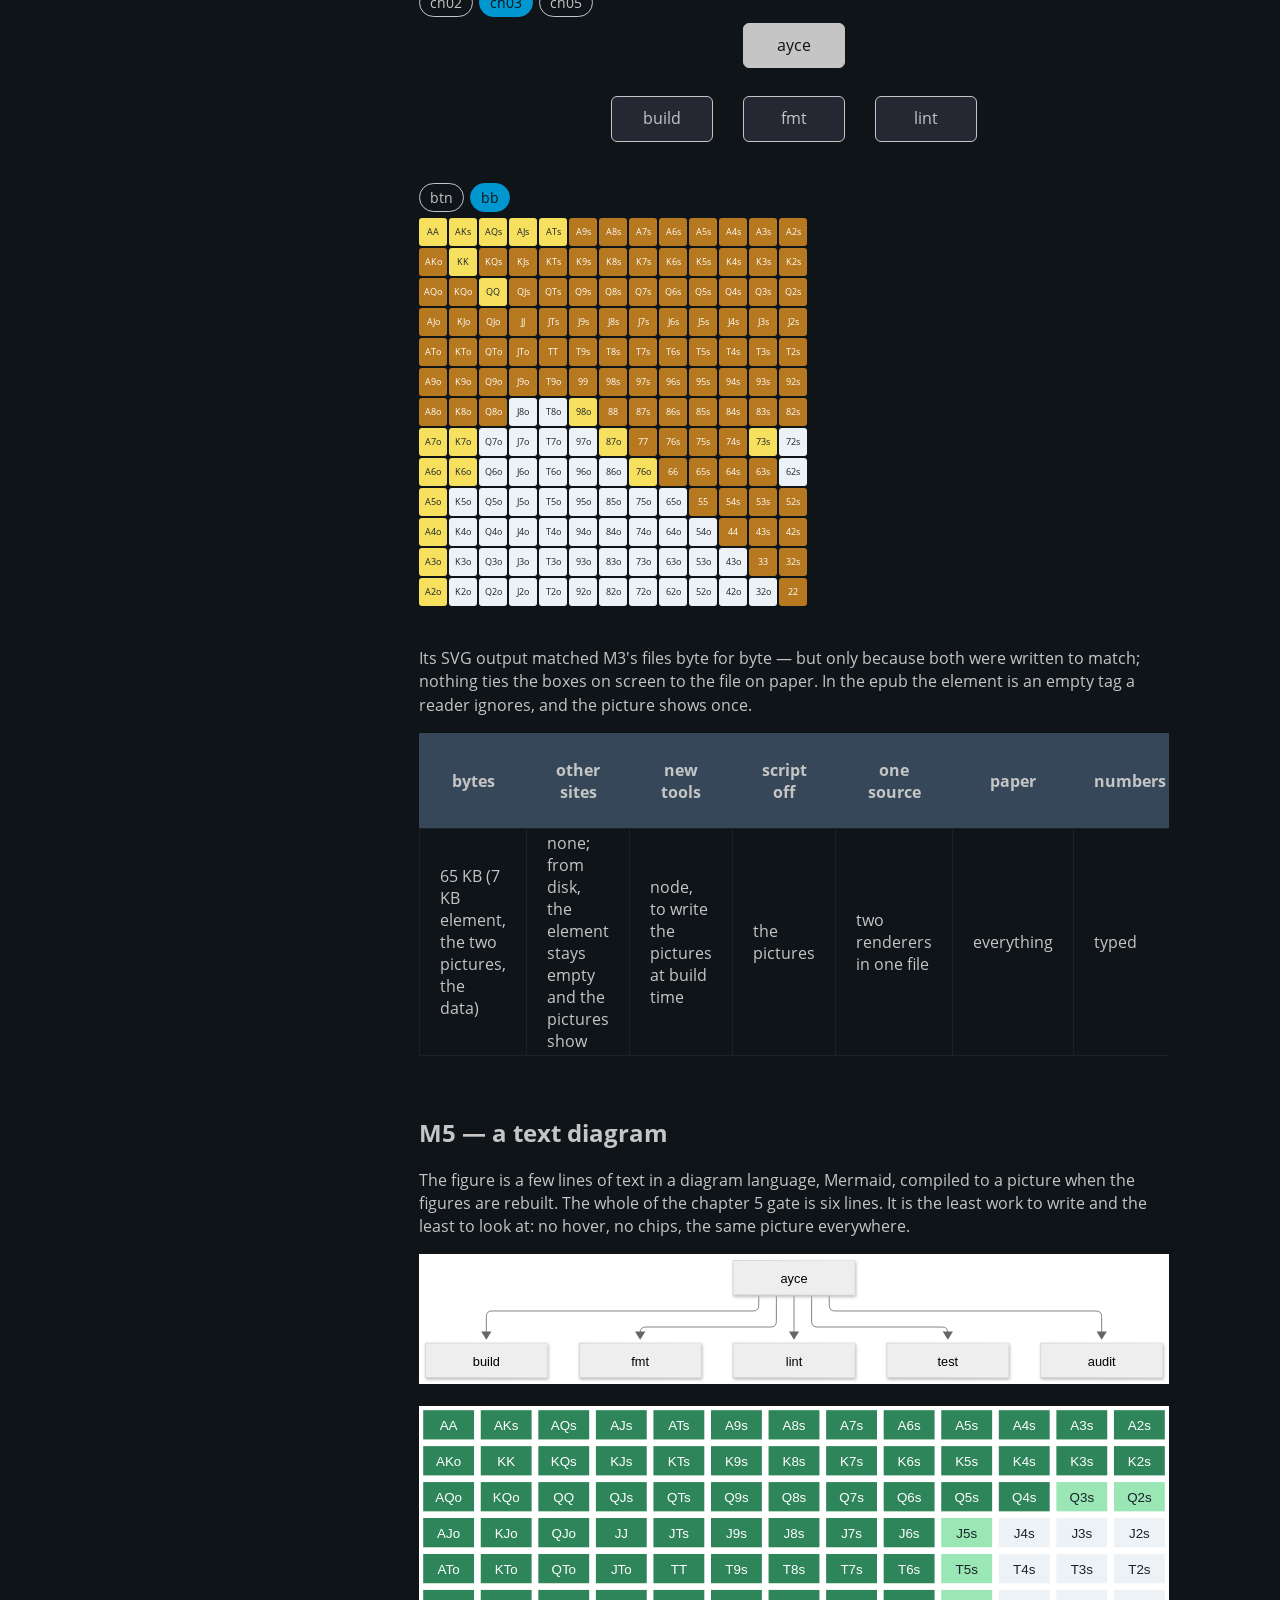
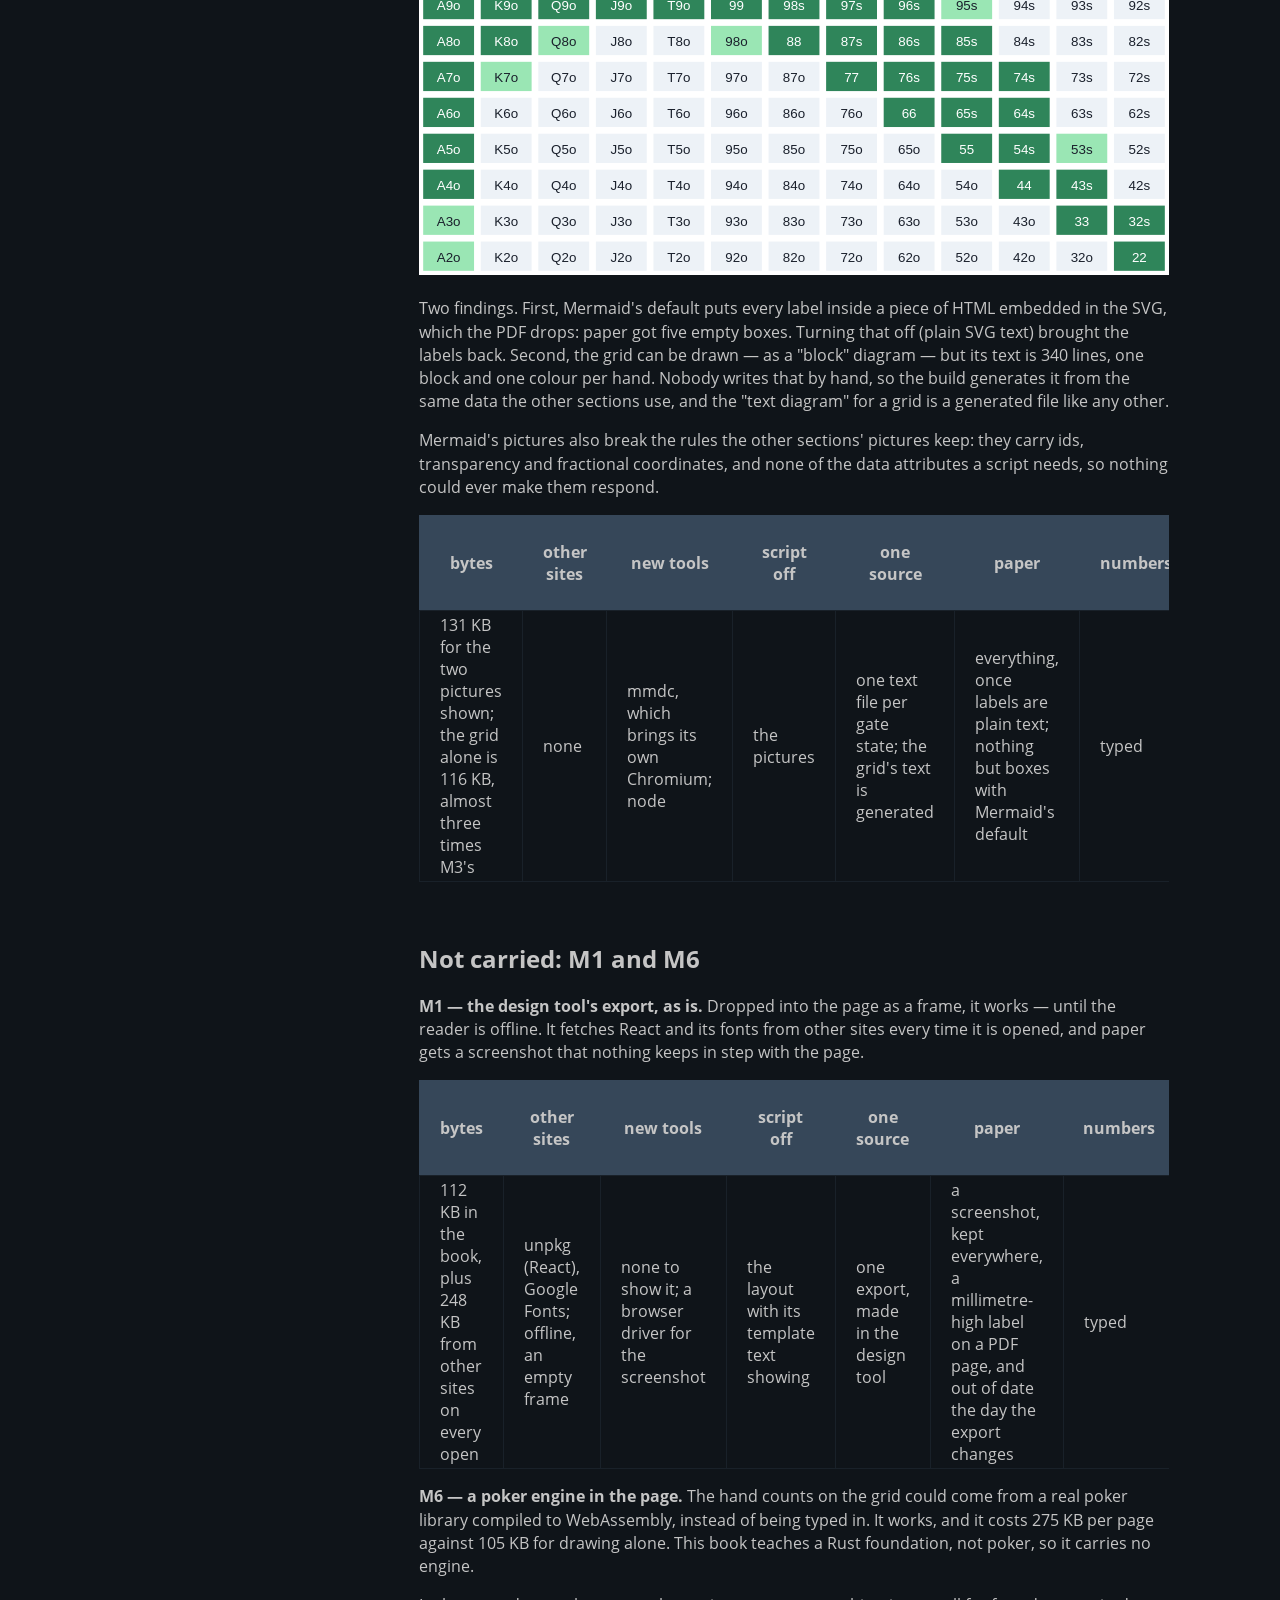
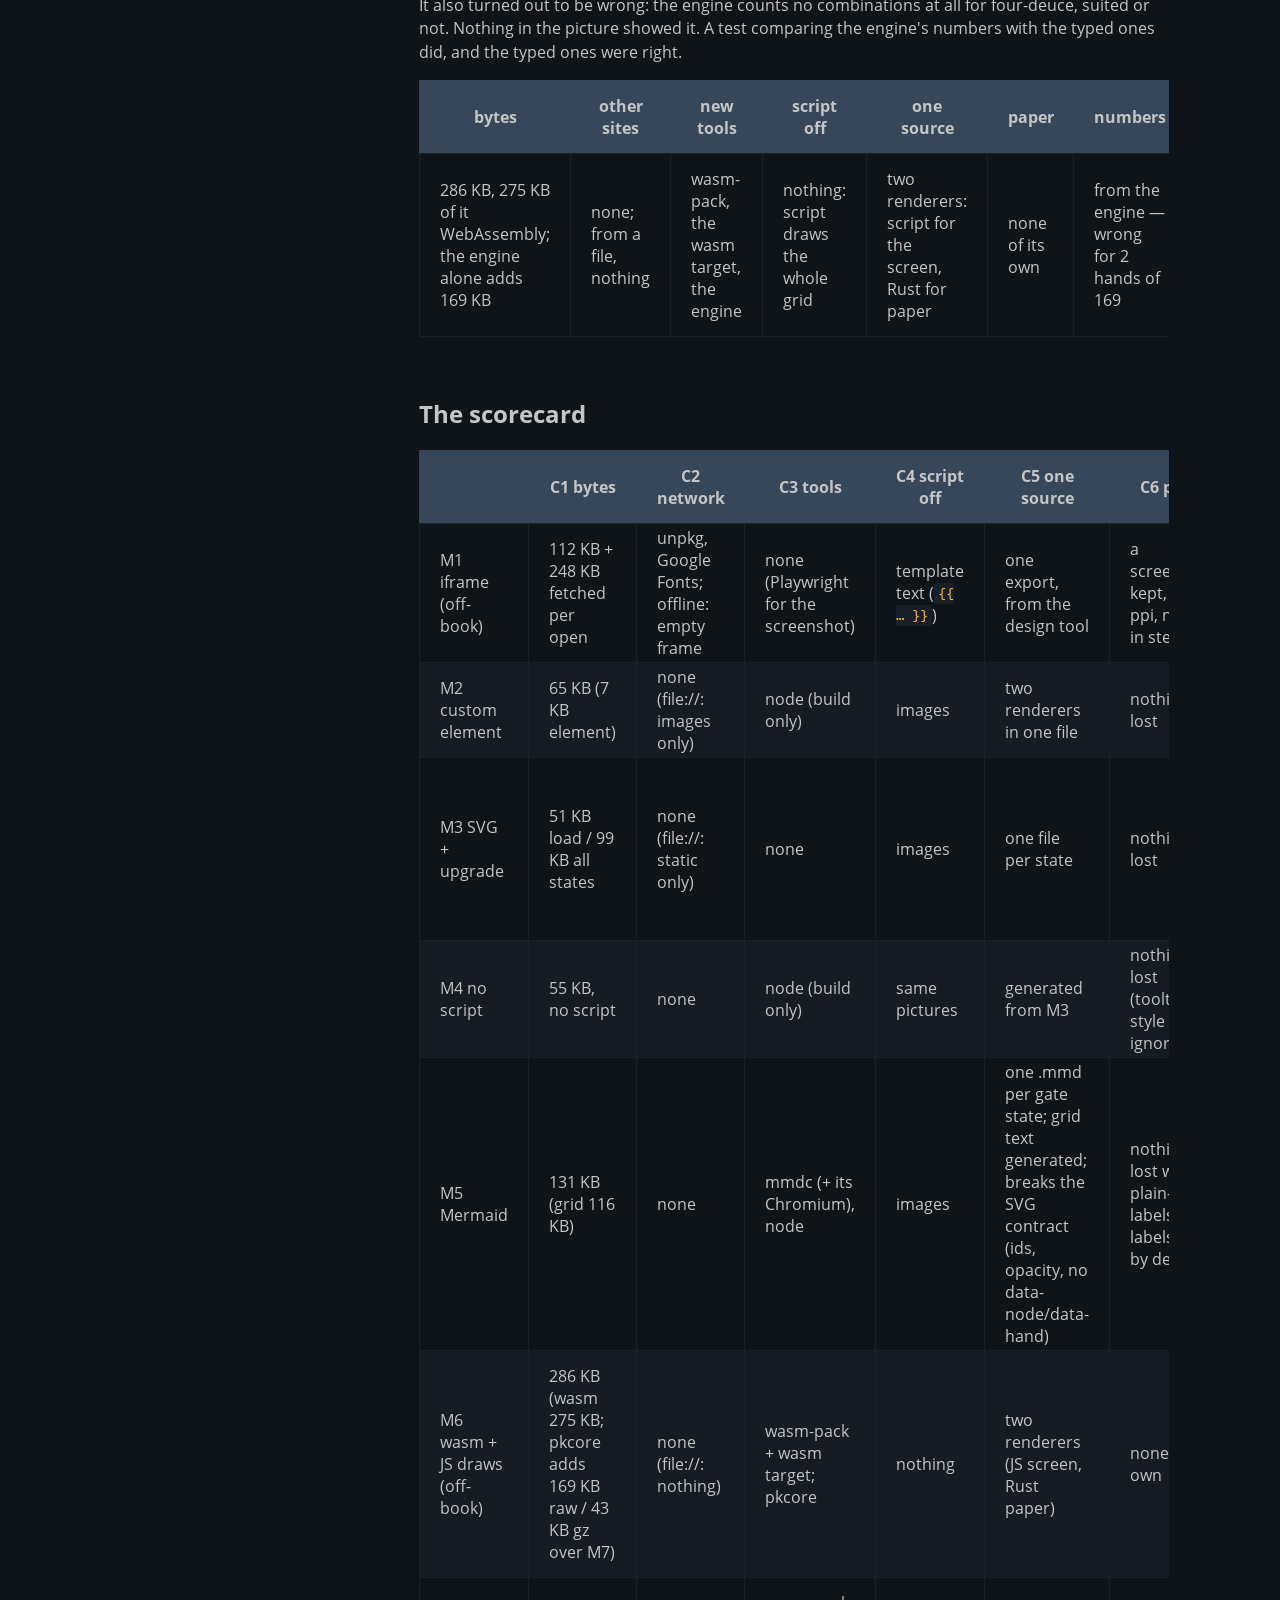
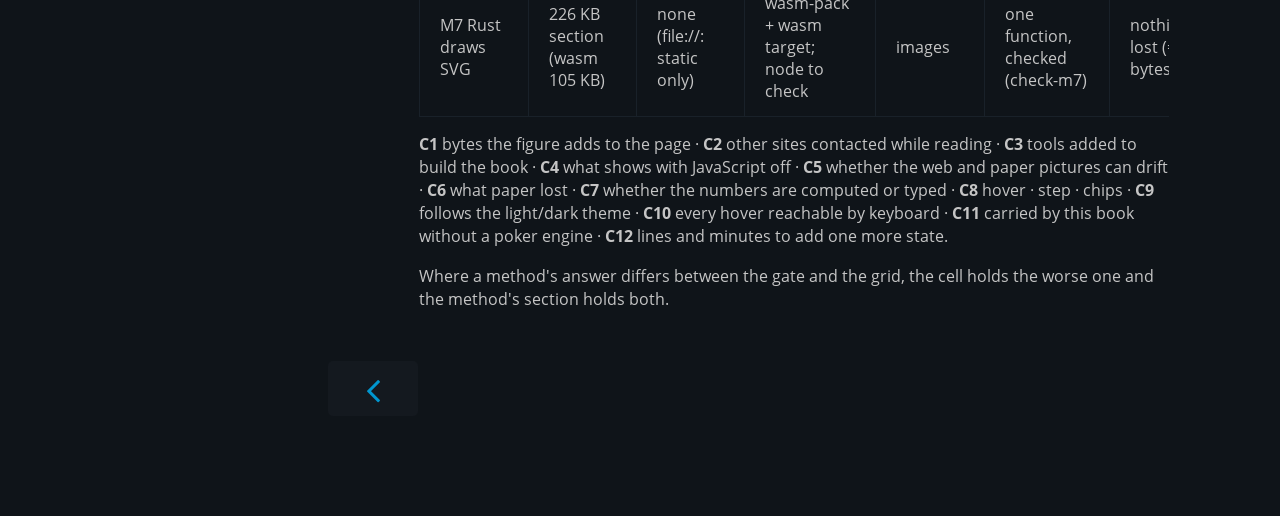
<file: appendix-figures.html>
<!DOCTYPE HTML>
<html lang="en" class="ayu sidebar-visible" dir="ltr">
    <head>
        <!-- Book generated using mdBook -->
        <meta charset="UTF-8">
        <title>Appendix: figures - Hello, Playbook</title>


        <!-- Custom HTML head -->

        <meta name="description" content="A Rust project foundation, taught as a book that builds its own repository.">
        <meta name="viewport" content="width=device-width, initial-scale=1">
        <meta name="theme-color" content="#ffffff">

        <link rel="icon" href="favicon.svg">
        <link rel="shortcut icon" href="favicon.png">
        <link rel="stylesheet" href="css/variables.css">
        <link rel="stylesheet" href="css/general.css">
        <link rel="stylesheet" href="css/chrome.css">
        <link rel="stylesheet" href="css/print.css" media="print">

        <!-- Fonts -->
        <link rel="stylesheet" href="FontAwesome/css/font-awesome.css">
        <link rel="stylesheet" href="fonts/fonts.css">

        <!-- Highlight.js Stylesheets -->
        <link rel="stylesheet" id="highlight-css" href="highlight.css">
        <link rel="stylesheet" id="tomorrow-night-css" href="tomorrow-night.css">
        <link rel="stylesheet" id="ayu-highlight-css" href="ayu-highlight.css">

        <!-- Custom theme stylesheets -->
        <link rel="stylesheet" href="theme/step-meta.css">
        <link rel="stylesheet" href="theme/figures.css">
        <link rel="stylesheet" href="theme/whole-file.css">


        <!-- Provide site root and default themes to javascript -->
        <script>
            const path_to_root = "";
            const default_light_theme = "ayu";
            const default_dark_theme = "navy";
            window.path_to_searchindex_js = "searchindex.js";
        </script>
        <!-- Start loading toc.js asap -->
        <script src="toc.js"></script>
    </head>
    <body>
    <div id="mdbook-help-container">
        <div id="mdbook-help-popup">
            <h2 class="mdbook-help-title">Keyboard shortcuts</h2>
            <div>
                <p>Press <kbd>←</kbd> or <kbd>→</kbd> to navigate between chapters</p>
                <p>Press <kbd>S</kbd> or <kbd>/</kbd> to search in the book</p>
                <p>Press <kbd>?</kbd> to show this help</p>
                <p>Press <kbd>Esc</kbd> to hide this help</p>
            </div>
        </div>
    </div>
    <div id="body-container">
        <!-- Work around some values being stored in localStorage wrapped in quotes -->
        <script>
            try {
                let theme = localStorage.getItem('mdbook-theme');
                let sidebar = localStorage.getItem('mdbook-sidebar');

                if (theme.startsWith('"') && theme.endsWith('"')) {
                    localStorage.setItem('mdbook-theme', theme.slice(1, theme.length - 1));
                }

                if (sidebar.startsWith('"') && sidebar.endsWith('"')) {
                    localStorage.setItem('mdbook-sidebar', sidebar.slice(1, sidebar.length - 1));
                }
            } catch (e) { }
        </script>

        <!-- Set the theme before any content is loaded, prevents flash -->
        <script>
            const default_theme = window.matchMedia("(prefers-color-scheme: dark)").matches ? default_dark_theme : default_light_theme;
            let theme;
            try { theme = localStorage.getItem('mdbook-theme'); } catch(e) { }
            if (theme === null || theme === undefined) { theme = default_theme; }
            const html = document.documentElement;
            html.classList.remove('ayu')
            html.classList.add(theme);
            html.classList.add("js");
        </script>

        <input type="checkbox" id="sidebar-toggle-anchor" class="hidden">

        <!-- Hide / unhide sidebar before it is displayed -->
        <script>
            let sidebar = null;
            const sidebar_toggle = document.getElementById("sidebar-toggle-anchor");
            if (document.body.clientWidth >= 1080) {
                try { sidebar = localStorage.getItem('mdbook-sidebar'); } catch(e) { }
                sidebar = sidebar || 'visible';
            } else {
                sidebar = 'hidden';
                sidebar_toggle.checked = false;
            }
            if (sidebar === 'visible') {
                sidebar_toggle.checked = true;
            } else {
                html.classList.remove('sidebar-visible');
            }
        </script>

        <nav id="sidebar" class="sidebar" aria-label="Table of contents">
            <!-- populated by js -->
            <mdbook-sidebar-scrollbox class="sidebar-scrollbox"></mdbook-sidebar-scrollbox>
            <noscript>
                <iframe class="sidebar-iframe-outer" src="toc.html"></iframe>
            </noscript>
            <div id="sidebar-resize-handle" class="sidebar-resize-handle">
                <div class="sidebar-resize-indicator"></div>
            </div>
        </nav>

        <div id="page-wrapper" class="page-wrapper">

            <div class="page">
                <div id="menu-bar-hover-placeholder"></div>
                <div id="menu-bar" class="menu-bar sticky">
                    <div class="left-buttons">
                        <label id="sidebar-toggle" class="icon-button" for="sidebar-toggle-anchor" title="Toggle Table of Contents" aria-label="Toggle Table of Contents" aria-controls="sidebar">
                            <i class="fa fa-bars"></i>
                        </label>
                        <button id="theme-toggle" class="icon-button" type="button" title="Change theme" aria-label="Change theme" aria-haspopup="true" aria-expanded="false" aria-controls="theme-list">
                            <i class="fa fa-paint-brush"></i>
                        </button>
                        <ul id="theme-list" class="theme-popup" aria-label="Themes" role="menu">
                            <li role="none"><button role="menuitem" class="theme" id="default_theme">Auto</button></li>
                            <li role="none"><button role="menuitem" class="theme" id="light">Light</button></li>
                            <li role="none"><button role="menuitem" class="theme" id="rust">Rust</button></li>
                            <li role="none"><button role="menuitem" class="theme" id="coal">Coal</button></li>
                            <li role="none"><button role="menuitem" class="theme" id="navy">Navy</button></li>
                            <li role="none"><button role="menuitem" class="theme" id="ayu">Ayu</button></li>
                        </ul>
                        <button id="search-toggle" class="icon-button" type="button" title="Search (`/`)" aria-label="Toggle Searchbar" aria-expanded="false" aria-keyshortcuts="/ s" aria-controls="searchbar">
                            <i class="fa fa-search"></i>
                        </button>
                    </div>

                    <h1 class="menu-title">Hello, Playbook</h1>

                    <div class="right-buttons">
                        <a href="print.html" title="Print this book" aria-label="Print this book">
                            <i id="print-button" class="fa fa-print"></i>
                        </a>

                    </div>
                </div>

                <div id="search-wrapper" class="hidden">
                    <form id="searchbar-outer" class="searchbar-outer">
                        <div class="search-wrapper">
                            <input type="search" id="searchbar" name="searchbar" placeholder="Search this book ..." aria-controls="searchresults-outer" aria-describedby="searchresults-header">
                            <div class="spinner-wrapper">
                                <i class="fa fa-spinner fa-spin"></i>
                            </div>
                        </div>
                    </form>
                    <div id="searchresults-outer" class="searchresults-outer hidden">
                        <div id="searchresults-header" class="searchresults-header"></div>
                        <ul id="searchresults">
                        </ul>
                    </div>
                </div>

                <!-- Apply ARIA attributes after the sidebar and the sidebar toggle button are added to the DOM -->
                <script>
                    document.getElementById('sidebar-toggle').setAttribute('aria-expanded', sidebar === 'visible');
                    document.getElementById('sidebar').setAttribute('aria-hidden', sidebar !== 'visible');
                    Array.from(document.querySelectorAll('#sidebar a')).forEach(function(link) {
                        link.setAttribute('tabIndex', sidebar === 'visible' ? 0 : -1);
                    });
                </script>

                <div id="content" class="content">
                    <main>
                        <h1 id="appendix-figures"><a class="header" href="#appendix-figures">Appendix: figures</a></h1>
<p>This appendix is a test bench. It draws the same two pictures several ways,
so that every build of this book — the web page, the epub, the PDF — shows
whether each way still works.</p>
<p>The two pictures are:</p>
<ul>
<li><strong>The gate</strong> — <code>make ayce</code> and what it depends on, at chapter 2, chapter 3,
and chapter 5. The list grows as the book does.</li>
<li><strong>A hand-range grid</strong> — thirteen by thirteen poker starting hands, shaded by
how often a player on the button opens them, or the big blind defends. It
is not about Rust. It is here because it is the kind of figure the poker
books need, and a grid is a harder test than a graph.</li>
</ul>
<p>On the web page a figure can respond: hover or tab to a box for its detail,
press a chip to change the state. In the epub and the PDF every figure is a
still picture. If a figure ever goes missing from one of them, that is this
appendix doing its job.</p>
<p>Each section ends with a scorecard row. The criteria are listed at the end.
The full write-up, and the reasoning behind the choice of method, is
<code>docs/EPIC-18_SPIKE_Figures.md</code> in the bower repository.</p>
<h2 id="m3--the-picture-is-the-figure"><a class="header" href="#m3--the-picture-is-the-figure">M3 — the picture is the figure</a></h2>
<p>The figure is an SVG file, drawn once and kept in the book. On the web page a
small script swaps the picture for the same SVG inline and makes it respond;
everywhere else, the picture is all there is.</p>
<p><img src="figures/m3/gate-ch02.svg" alt="The gate at chapter 2: ayce depends on build" /></p>
<p><img src="figures/m3/grid-btn.svg" alt="Hand range grid, BTN open" /></p>
<p>On paper this section shows chapter 2 and the button's range; the other
states are one chip away on the web page, and listed in full under M7.</p>
<p>What paper kept, from the probe run on every M3 file (the chapter 5 gate
shown; the others match):</p>
<div class="table-wrapper"><table><thead><tr><th>feature</th><th>in the SVG</th><th>on paper</th></tr></thead><tbody>
<tr><td>rounded corners</td><td>yes</td><td>kept</td></tr>
<tr><td>centred text</td><td>yes</td><td>kept</td></tr>
<tr><td>named font</td><td>yes</td><td>kept</td></tr>
<tr><td>data attributes</td><td>yes</td><td>inert</td></tr>
<tr><td>classes</td><td>yes</td><td>ignored — but every colour is also written on the shape itself, so nothing was lost</td></tr>
<tr><td>tooltips, inline styles, CSS variables, HTML inside SVG, transparency, hidden layers</td><td>no</td><td>—</td></tr>
</tbody></table>
</div>
<p>Read in a browser, the script fetches each picture from the book's own
server. Opened straight from disk (<code>file://</code>), the browser refuses that fetch
and the page keeps the plain pictures: still correct, just still.</p>
<div class="table-wrapper"><table><thead><tr><th>bytes</th><th>other sites</th><th>new tools</th><th>script off</th><th>one source</th><th>paper</th><th>numbers</th><th>hover · step · chips</th><th>theme</th><th>keyboard</th><th>this book</th><th>one more state</th></tr></thead><tbody>
<tr><td>51 KB on load (both figures' first state + 6.6 KB script and style); 99 KB with every state</td><td>none; from disk, interaction is lost, pictures stay</td><td>none</td><td>the pictures</td><td>one file per state</td><td>everything</td><td>typed</td><td>yes · yes · yes</td><td>inline yes; as a picture no</td><td>yes, but one stop per cell: 171 for this section, 717 for the page with every grid on it, a long way to Tab past</td><td>yes</td><td>16 lines: a new file, plus every existing state's list of states; the work is the layout arithmetic</td></tr>
</tbody></table>
</div>
<h2 id="m4--no-script-at-all"><a class="header" href="#m4--no-script-at-all">M4 — no script at all</a></h2>
<p>The same SVG, with a tooltip on every box and a hover rule written inside the
file, and no script anywhere. The plan was to embed it with <code>&lt;object&gt;</code>, which
runs an SVG's own styles and tooltips, and keep a plain picture for paper.</p>
<p>That embed did not survive the epub. pandoc kept the <code>&lt;object&gt;</code> tag but
packed only the plain picture's file, so the epub carried a frame pointing at
a file that is not in the book, beside the picture. The PDF got its picture
and the web page got the <code>&lt;object&gt;</code> with the picture hidden; the epub was not
right. So this section uses a plain picture, and its
hover is lost: an SVG shown as a picture runs none of its own styles and
shows none of its tooltips. Fixing that needs bower to write a different
embed for each target — recorded for the Figures EPIC.</p>
<p><img src="figures/m4/gate-ch05.svg" alt="The gate at chapter 5: ayce depends on build, fmt, lint, test, audit" /></p>
<p><img src="figures/m4/grid-bb.svg" alt="Hand range grid, BB defend" /></p>
<p>On paper the tooltips and the hover rule are simply ignored; the picture is
the same as M3's.</p>
<div class="table-wrapper"><table><thead><tr><th>bytes</th><th>other sites</th><th>new tools</th><th>script off</th><th>one source</th><th>paper</th><th>numbers</th><th>hover · step · chips</th><th>theme</th><th>keyboard</th><th>this book</th><th>one more state</th></tr></thead><tbody>
<tr><td>55 KB for the two figures shown; no script</td><td>none</td><td>node, to write the tooltips in at build time</td><td>the same pictures — there is no script</td><td>generated from M3's files</td><td>everything; tooltips and hover style ignored</td><td>typed</td><td>no · no · no as a picture (hover only, with a per-target embed)</td><td>no</td><td>no — a picture has nothing to focus</td><td>yes</td><td>none beyond M3's: it is derived from them</td></tr>
</tbody></table>
</div>
<h2 id="m7--drawn-by-rust-on-paper-and-in-the-browser"><a class="header" href="#m7--drawn-by-rust-on-paper-and-in-the-browser">M7 — drawn by Rust, on paper and in the browser</a></h2>
<p>The picture is drawn by a small Rust crate from the same data the other
sections use. The build runs it once to write the files paper reads; the web
page runs the same code, compiled to WebAssembly, every time a chip or a hover
asks for a new picture. Because one function draws both, the screen and the
paper cannot disagree — a check in the build proves it on every change.</p>
<p>Every state is listed here, so paper carries all of them:</p>
<p><img src="figures/m7/gate-ch02.svg" alt="The gate at chapter 2" /></p>
<p><img src="figures/m7/gate-ch03.svg" alt="The gate at chapter 3" /></p>
<p><img src="figures/m7/gate-ch05.svg" alt="The gate at chapter 5" /></p>
<p><img src="figures/m7/grid-btn.svg" alt="Hand range grid, BTN open" /></p>
<p><img src="figures/m7/grid-bb.svg" alt="Hand range grid, BB defend" /></p>
<p>The WebAssembly that redraws them is 105 KB — a twentieth of the 2.2 MB a
whole poker engine compiles to — and the drawings it makes in the browser are
checked, character for character, against the files paper uses. On paper
every file matched M3's exactly: they are the same bytes.</p>
<div class="table-wrapper"><table><thead><tr><th>bytes</th><th>other sites</th><th>new tools</th><th>script off</th><th>one source</th><th>paper</th><th>numbers</th><th>hover · step · chips</th><th>theme</th><th>keyboard</th><th>this book</th><th>one more state</th></tr></thead><tbody>
<tr><td>226 KB for the section, 105 KB of it the WebAssembly</td><td>none; from disk, interaction is lost, pictures stay</td><td>wasm-pack and the wasm target (to build); node (to check)</td><td>the pictures</td><td>one function draws both, checked on every change</td><td>everything</td><td>typed — the engine-backed version is measured off-book</td><td>yes · yes · yes</td><td>inline yes; as a picture no</td><td>yes, and focus survives every redraw; one stop per cell, as M3</td><td>yes</td><td>2 lines of data, no code</td></tr>
</tbody></table>
</div>
<h2 id="m2--a-custom-element"><a class="header" href="#m2--a-custom-element">M2 — a custom element</a></h2>
<p>A custom HTML element draws the figure with ordinary page boxes, the way the
design tool's panel did. The same file can also write the figure out as an
SVG, which is what paper gets — two drawings of one figure, kept in step only
by being in the same file.</p>
<p><pk-gate src="figures/data/gate.json" state="ch03"></pk-gate></p>
<p><img src="figures/m2/gate-ch03.svg" alt="The gate at chapter 3" /></p>
<p><pk-range-grid src="figures/data/ranges.json" state="bb"></pk-range-grid></p>
<p><img src="figures/m2/grid-bb.svg" alt="Hand range grid, BB defend" /></p>
<p>Its SVG output matched M3's files byte for byte — but only because both were
written to match; nothing ties the boxes on screen to the file on paper. In
the epub the element is an empty tag a reader ignores, and the picture
shows once.</p>
<div class="table-wrapper"><table><thead><tr><th>bytes</th><th>other sites</th><th>new tools</th><th>script off</th><th>one source</th><th>paper</th><th>numbers</th><th>hover · step · chips</th><th>theme</th><th>keyboard</th><th>this book</th><th>one more state</th></tr></thead><tbody>
<tr><td>65 KB (7 KB element, the two pictures, the data)</td><td>none; from disk, the element stays empty and the pictures show</td><td>node, to write the pictures at build time</td><td>the pictures</td><td>two renderers in one file</td><td>everything</td><td>typed</td><td>yes · yes · yes</td><td>gate yes; grid colours fixed</td><td>yes</td><td>yes</td><td>2 lines of data, no code</td></tr>
</tbody></table>
</div>
<h2 id="m5--a-text-diagram"><a class="header" href="#m5--a-text-diagram">M5 — a text diagram</a></h2>
<p>The figure is a few lines of text in a diagram language, Mermaid, compiled to
a picture when the figures are rebuilt. The whole of the chapter 5 gate is
six lines. It is the least work to write and the least to look at: no hover,
no chips, the same picture everywhere.</p>
<p><img src="figures/m5/gate-ch05.svg" alt="The gate at chapter 5, drawn by Mermaid" /></p>
<p><img src="figures/m5/grid-btn.svg" alt="Hand range grid, BTN open, drawn by Mermaid" /></p>
<p>Two findings. First, Mermaid's default puts every label inside a piece of
HTML embedded in the SVG, which the PDF drops: paper got five empty boxes.
Turning that off (plain SVG text) brought the labels back. Second, the grid
can be drawn — as a "block" diagram — but its text is 340 lines, one block and
one colour per hand. Nobody writes that by hand, so the build generates it
from the same data the other sections use, and the "text diagram" for a grid
is a generated file like any other.</p>
<p>Mermaid's pictures also break the rules the other sections' pictures keep:
they carry ids, transparency and fractional coordinates, and none of the
data attributes a script needs, so nothing could ever make them respond.</p>
<div class="table-wrapper"><table><thead><tr><th>bytes</th><th>other sites</th><th>new tools</th><th>script off</th><th>one source</th><th>paper</th><th>numbers</th><th>hover · step · chips</th><th>theme</th><th>keyboard</th><th>this book</th><th>one more state</th></tr></thead><tbody>
<tr><td>131 KB for the two pictures shown; the grid alone is 116 KB, almost three times M3's</td><td>none</td><td>mmdc, which brings its own Chromium; node</td><td>the pictures</td><td>one text file per gate state; the grid's text is generated</td><td>everything, once labels are plain text; nothing but boxes with Mermaid's default</td><td>typed</td><td>no · no · no</td><td>no</td><td>no</td><td>yes</td><td>7 lines: copy the chapter 5 file, add one</td></tr>
</tbody></table>
</div>
<h2 id="not-carried-m1-and-m6"><a class="header" href="#not-carried-m1-and-m6">Not carried: M1 and M6</a></h2>
<p><strong>M1 — the design tool's export, as is.</strong> Dropped into the page as a frame,
it works — until the reader is offline. It fetches React and its fonts from
other sites every time it is opened, and paper gets a screenshot that nothing
keeps in step with the page.</p>
<div class="table-wrapper"><table><thead><tr><th>bytes</th><th>other sites</th><th>new tools</th><th>script off</th><th>one source</th><th>paper</th><th>numbers</th><th>hover · step · chips</th><th>theme</th><th>keyboard</th><th>this book</th><th>one more state</th></tr></thead><tbody>
<tr><td>112 KB in the book, plus 248 KB from other sites on every open</td><td>unpkg (React), Google Fonts; offline, an empty frame</td><td>none to show it; a browser driver for the screenshot</td><td>the layout with its template text showing</td><td>one export, made in the design tool</td><td>a screenshot, kept everywhere, a millimetre-high label on a PDF page, and out of date the day the export changes</td><td>typed</td><td>yes · yes · yes, inside the frame</td><td>its own four, not the book's</td><td>buttons yes, cells no</td><td>cannot: reads from other sites at read time</td><td>none to add: the library has no gate</td></tr>
</tbody></table>
</div>
<p><strong>M6 — a poker engine in the page.</strong> The hand counts on the grid could come
from a real poker library compiled to WebAssembly, instead of being typed in.
It works, and it costs 275 KB per page against 105 KB for drawing alone. This
book teaches a Rust foundation, not poker, so it carries no engine.</p>
<p>It also turned out to be wrong: the engine counts no combinations at all for
four-deuce, suited or not. Nothing in the picture showed it. A test comparing
the engine's numbers with the typed ones did, and the typed ones were right.</p>
<div class="table-wrapper"><table><thead><tr><th>bytes</th><th>other sites</th><th>new tools</th><th>script off</th><th>one source</th><th>paper</th><th>numbers</th><th>hover · step · chips</th><th>theme</th><th>keyboard</th><th>this book</th><th>one more state</th></tr></thead><tbody>
<tr><td>286 KB, 275 KB of it WebAssembly; the engine alone adds 169 KB</td><td>none; from a file, nothing</td><td>wasm-pack, the wasm target, the engine</td><td>nothing: script draws the whole grid</td><td>two renderers: script for the screen, Rust for paper</td><td>none of its own</td><td>from the engine — wrong for 2 hands of 169</td><td>tooltip · no · views</td><td>no</td><td>buttons yes, cells no</td><td>cannot: no engine, by rule</td><td>none to add: it draws the grid only</td></tr>
</tbody></table>
</div>
<h2 id="the-scorecard"><a class="header" href="#the-scorecard">The scorecard</a></h2>
<div class="table-wrapper"><table><thead><tr><th></th><th>C1 bytes</th><th>C2 network</th><th>C3 tools</th><th>C4 script off</th><th>C5 one source</th><th>C6 paper</th><th>C7 truth</th><th>C8 hover/step/chips</th><th>C9 theme</th><th>C10 keyboard</th><th>C11 sample book</th><th>C12 effort</th></tr></thead><tbody>
<tr><td>M1 iframe (off-book)</td><td>112 KB + 248 KB fetched per open</td><td>unpkg, Google Fonts; offline: empty frame</td><td>none (Playwright for the screenshot)</td><td>template text (<code>{{ … }}</code>)</td><td>one export, from the design tool</td><td>a screenshot: kept, 244 ppi, never in step</td><td>typed</td><td>yes · yes · yes (in frame)</td><td>its own four, not mdBook's</td><td>18 buttons yes, 127 cells no</td><td>cannot (other sites at read time)</td><td>n/a (no gate in the library)</td></tr>
<tr><td>M2 custom element</td><td>65 KB (7 KB element)</td><td>none (file://: images only)</td><td>node (build only)</td><td>images</td><td>two renderers in one file</td><td>nothing lost</td><td>typed</td><td>yes · yes · yes</td><td>gate yes, grid fixed</td><td>yes</td><td>yes</td><td>2 data lines, 0 code</td></tr>
<tr><td>M3 SVG + upgrade</td><td>51 KB load / 99 KB all states</td><td>none (file://: static only)</td><td>none</td><td>images</td><td>one file per state</td><td>nothing lost</td><td>typed</td><td>yes · yes · yes</td><td>inline yes, img no</td><td>yes, but one stop per cell: 171 here, 717 Tab stops on the whole page</td><td>yes</td><td>16 lines, layout by hand</td></tr>
<tr><td>M4 no script</td><td>55 KB, no script</td><td>none</td><td>node (build only)</td><td>same pictures</td><td>generated from M3</td><td>nothing lost (tooltips, style ignored)</td><td>typed</td><td>no · no · no (hover needs a per-target embed)</td><td>no</td><td>no</td><td>yes</td><td>0 beyond M3</td></tr>
<tr><td>M5 Mermaid</td><td>131 KB (grid 116 KB)</td><td>none</td><td>mmdc (+ its Chromium), node</td><td>images</td><td>one .mmd per gate state; grid text generated; breaks the SVG contract (ids, opacity, no data-node/data-hand)</td><td>nothing lost with plain-text labels; all labels lost by default</td><td>typed</td><td>no · no · no</td><td>no</td><td>no</td><td>yes</td><td>7 lines (1 new)</td></tr>
<tr><td>M6 wasm + JS draws (off-book)</td><td>286 KB (wasm 275 KB; pkcore adds 169 KB raw / 43 KB gz over M7)</td><td>none (file://: nothing)</td><td>wasm-pack + wasm target; pkcore</td><td>nothing</td><td>two renderers (JS screen, Rust paper)</td><td>none of its own</td><td>engine — wrong on 2/169 (42s, 42o: pkcore 0.15 gap)</td><td>tooltip · no · views</td><td>no</td><td>buttons yes, cells no</td><td>cannot (no engine, by rule)</td><td>n/a (grid only)</td></tr>
<tr><td>M7 Rust draws SVG</td><td>226 KB section (wasm 105 KB)</td><td>none (file://: static only)</td><td>wasm-pack + wasm target; node to check</td><td>images</td><td>one function, checked (check-m7)</td><td>nothing lost (= M3 bytes)</td><td>typed (pkcore off-book)</td><td>yes · yes · yes</td><td>inline yes, img no</td><td>yes, focus survives redraw; one stop per cell, as M3</td><td>yes</td><td>2 data lines, 0 code</td></tr>
</tbody></table>
</div>
<p><strong>C1</strong> bytes the figure adds to the page · <strong>C2</strong> other sites contacted while
reading · <strong>C3</strong> tools added to build the book · <strong>C4</strong> what shows with
JavaScript off · <strong>C5</strong> whether the web and paper pictures can drift ·
<strong>C6</strong> what paper lost · <strong>C7</strong> whether the numbers are computed or typed ·
<strong>C8</strong> hover · step · chips · <strong>C9</strong> follows the light/dark theme ·
<strong>C10</strong> every hover reachable by keyboard · <strong>C11</strong> carried by this book
without a poker engine · <strong>C12</strong> lines and minutes to add one more state.</p>
<p>Where a method's answer differs between the gate and the grid, the cell holds
the worse one and the method's section holds both.</p>

                    </main>

                    <nav class="nav-wrapper" aria-label="Page navigation">
                        <!-- Mobile navigation buttons -->
                            <a rel="prev" href="appendix-credits.html" class="mobile-nav-chapters previous" title="Previous chapter" aria-label="Previous chapter" aria-keyshortcuts="Left">
                                <i class="fa fa-angle-left"></i>
                            </a>


                        <div style="clear: both"></div>
                    </nav>
                </div>
            </div>

            <nav class="nav-wide-wrapper" aria-label="Page navigation">
                    <a rel="prev" href="appendix-credits.html" class="nav-chapters previous" title="Previous chapter" aria-label="Previous chapter" aria-keyshortcuts="Left">
                        <i class="fa fa-angle-left"></i>
                    </a>

            </nav>

        </div>




        <script>
            window.playground_copyable = true;
        </script>


        <script src="elasticlunr.min.js"></script>
        <script src="mark.min.js"></script>
        <script src="searcher.js"></script>

        <script src="clipboard.min.js"></script>
        <script src="highlight.js"></script>
        <script src="book.js"></script>

        <!-- Custom JS scripts -->
        <script src="theme/figures.js"></script>
        <script src="theme/pk-elements.js"></script>
        <script src="theme/whole-file.js"></script>



    </div>
    </body>
</html>
</file>
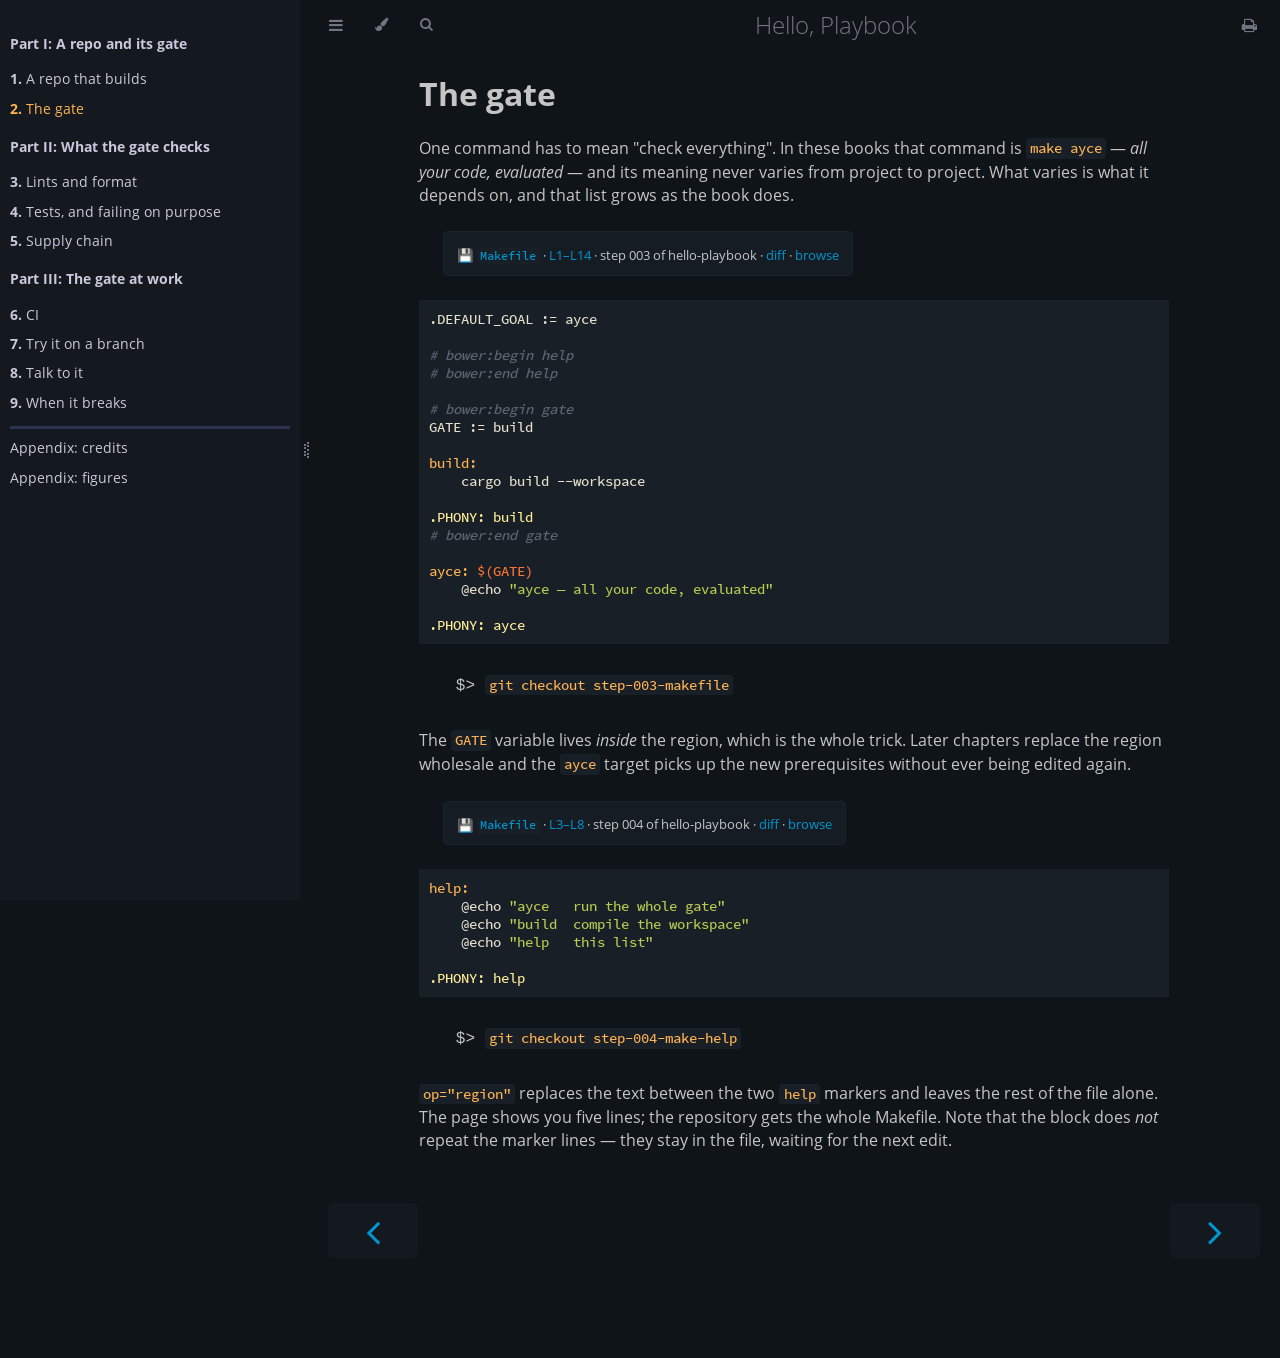
<file: ch02-the-gate.html>
<!DOCTYPE HTML>
<html lang="en" class="ayu sidebar-visible" dir="ltr">
    <head>
        <!-- Book generated using mdBook -->
        <meta charset="UTF-8">
        <title>The gate - Hello, Playbook</title>


        <!-- Custom HTML head -->

        <meta name="description" content="A Rust project foundation, taught as a book that builds its own repository.">
        <meta name="viewport" content="width=device-width, initial-scale=1">
        <meta name="theme-color" content="#ffffff">

        <link rel="icon" href="favicon.svg">
        <link rel="shortcut icon" href="favicon.png">
        <link rel="stylesheet" href="css/variables.css">
        <link rel="stylesheet" href="css/general.css">
        <link rel="stylesheet" href="css/chrome.css">
        <link rel="stylesheet" href="css/print.css" media="print">

        <!-- Fonts -->
        <link rel="stylesheet" href="FontAwesome/css/font-awesome.css">
        <link rel="stylesheet" href="fonts/fonts.css">

        <!-- Highlight.js Stylesheets -->
        <link rel="stylesheet" id="highlight-css" href="highlight.css">
        <link rel="stylesheet" id="tomorrow-night-css" href="tomorrow-night.css">
        <link rel="stylesheet" id="ayu-highlight-css" href="ayu-highlight.css">

        <!-- Custom theme stylesheets -->
        <link rel="stylesheet" href="theme/step-meta.css">
        <link rel="stylesheet" href="theme/figures.css">
        <link rel="stylesheet" href="theme/whole-file.css">


        <!-- Provide site root and default themes to javascript -->
        <script>
            const path_to_root = "";
            const default_light_theme = "ayu";
            const default_dark_theme = "navy";
            window.path_to_searchindex_js = "searchindex.js";
        </script>
        <!-- Start loading toc.js asap -->
        <script src="toc.js"></script>
    </head>
    <body>
    <div id="mdbook-help-container">
        <div id="mdbook-help-popup">
            <h2 class="mdbook-help-title">Keyboard shortcuts</h2>
            <div>
                <p>Press <kbd>←</kbd> or <kbd>→</kbd> to navigate between chapters</p>
                <p>Press <kbd>S</kbd> or <kbd>/</kbd> to search in the book</p>
                <p>Press <kbd>?</kbd> to show this help</p>
                <p>Press <kbd>Esc</kbd> to hide this help</p>
            </div>
        </div>
    </div>
    <div id="body-container">
        <!-- Work around some values being stored in localStorage wrapped in quotes -->
        <script>
            try {
                let theme = localStorage.getItem('mdbook-theme');
                let sidebar = localStorage.getItem('mdbook-sidebar');

                if (theme.startsWith('"') && theme.endsWith('"')) {
                    localStorage.setItem('mdbook-theme', theme.slice(1, theme.length - 1));
                }

                if (sidebar.startsWith('"') && sidebar.endsWith('"')) {
                    localStorage.setItem('mdbook-sidebar', sidebar.slice(1, sidebar.length - 1));
                }
            } catch (e) { }
        </script>

        <!-- Set the theme before any content is loaded, prevents flash -->
        <script>
            const default_theme = window.matchMedia("(prefers-color-scheme: dark)").matches ? default_dark_theme : default_light_theme;
            let theme;
            try { theme = localStorage.getItem('mdbook-theme'); } catch(e) { }
            if (theme === null || theme === undefined) { theme = default_theme; }
            const html = document.documentElement;
            html.classList.remove('ayu')
            html.classList.add(theme);
            html.classList.add("js");
        </script>

        <input type="checkbox" id="sidebar-toggle-anchor" class="hidden">

        <!-- Hide / unhide sidebar before it is displayed -->
        <script>
            let sidebar = null;
            const sidebar_toggle = document.getElementById("sidebar-toggle-anchor");
            if (document.body.clientWidth >= 1080) {
                try { sidebar = localStorage.getItem('mdbook-sidebar'); } catch(e) { }
                sidebar = sidebar || 'visible';
            } else {
                sidebar = 'hidden';
                sidebar_toggle.checked = false;
            }
            if (sidebar === 'visible') {
                sidebar_toggle.checked = true;
            } else {
                html.classList.remove('sidebar-visible');
            }
        </script>

        <nav id="sidebar" class="sidebar" aria-label="Table of contents">
            <!-- populated by js -->
            <mdbook-sidebar-scrollbox class="sidebar-scrollbox"></mdbook-sidebar-scrollbox>
            <noscript>
                <iframe class="sidebar-iframe-outer" src="toc.html"></iframe>
            </noscript>
            <div id="sidebar-resize-handle" class="sidebar-resize-handle">
                <div class="sidebar-resize-indicator"></div>
            </div>
        </nav>

        <div id="page-wrapper" class="page-wrapper">

            <div class="page">
                <div id="menu-bar-hover-placeholder"></div>
                <div id="menu-bar" class="menu-bar sticky">
                    <div class="left-buttons">
                        <label id="sidebar-toggle" class="icon-button" for="sidebar-toggle-anchor" title="Toggle Table of Contents" aria-label="Toggle Table of Contents" aria-controls="sidebar">
                            <i class="fa fa-bars"></i>
                        </label>
                        <button id="theme-toggle" class="icon-button" type="button" title="Change theme" aria-label="Change theme" aria-haspopup="true" aria-expanded="false" aria-controls="theme-list">
                            <i class="fa fa-paint-brush"></i>
                        </button>
                        <ul id="theme-list" class="theme-popup" aria-label="Themes" role="menu">
                            <li role="none"><button role="menuitem" class="theme" id="default_theme">Auto</button></li>
                            <li role="none"><button role="menuitem" class="theme" id="light">Light</button></li>
                            <li role="none"><button role="menuitem" class="theme" id="rust">Rust</button></li>
                            <li role="none"><button role="menuitem" class="theme" id="coal">Coal</button></li>
                            <li role="none"><button role="menuitem" class="theme" id="navy">Navy</button></li>
                            <li role="none"><button role="menuitem" class="theme" id="ayu">Ayu</button></li>
                        </ul>
                        <button id="search-toggle" class="icon-button" type="button" title="Search (`/`)" aria-label="Toggle Searchbar" aria-expanded="false" aria-keyshortcuts="/ s" aria-controls="searchbar">
                            <i class="fa fa-search"></i>
                        </button>
                    </div>

                    <h1 class="menu-title">Hello, Playbook</h1>

                    <div class="right-buttons">
                        <a href="print.html" title="Print this book" aria-label="Print this book">
                            <i id="print-button" class="fa fa-print"></i>
                        </a>

                    </div>
                </div>

                <div id="search-wrapper" class="hidden">
                    <form id="searchbar-outer" class="searchbar-outer">
                        <div class="search-wrapper">
                            <input type="search" id="searchbar" name="searchbar" placeholder="Search this book ..." aria-controls="searchresults-outer" aria-describedby="searchresults-header">
                            <div class="spinner-wrapper">
                                <i class="fa fa-spinner fa-spin"></i>
                            </div>
                        </div>
                    </form>
                    <div id="searchresults-outer" class="searchresults-outer hidden">
                        <div id="searchresults-header" class="searchresults-header"></div>
                        <ul id="searchresults">
                        </ul>
                    </div>
                </div>

                <!-- Apply ARIA attributes after the sidebar and the sidebar toggle button are added to the DOM -->
                <script>
                    document.getElementById('sidebar-toggle').setAttribute('aria-expanded', sidebar === 'visible');
                    document.getElementById('sidebar').setAttribute('aria-hidden', sidebar !== 'visible');
                    Array.from(document.querySelectorAll('#sidebar a')).forEach(function(link) {
                        link.setAttribute('tabIndex', sidebar === 'visible' ? 0 : -1);
                    });
                </script>

                <div id="content" class="content">
                    <main>
                        <h1 id="the-gate"><a class="header" href="#the-gate">The gate</a></h1>
<p>One command has to mean "check everything". In these books that command is
<code>make ayce</code> — <em>all your code, evaluated</em> — and its meaning never varies from
project to project. What varies is what it depends on, and that list grows as
the book does.</p>
<p><a id="step-makefile"></a>
<span class="step-meta"><sub><a href="https://github.com/abstecker/hello-playbook/blob/step-003-makefile/Makefile" title="View full file">💾 <code>Makefile</code></a> · <a href="https://github.com/abstecker/hello-playbook/blob/step-003-makefile/Makefile#L1-L14" title="View source">L1–L14</a> · step 003 of hello-playbook · <a href="https://github.com/abstecker/hello-playbook/commit/step-003-makefile" title="View diff">diff</a> · <a href="https://github.com/abstecker/hello-playbook/tree/step-003-makefile" title="Browse repo">browse</a></sub></span></p>
<pre><code class="language-makefile">.DEFAULT_GOAL := ayce

# bower:begin help
# bower:end help

# bower:begin gate
GATE := build

build:
	cargo build --workspace

.PHONY: build
# bower:end gate

ayce: $(GATE)
	@echo "ayce — all your code, evaluated"

.PHONY: ayce
</code></pre>
<p><span class="step-checkout">$&gt; <code>git checkout step-003-makefile</code></span></p>
<p>The <code>GATE</code> variable lives <em>inside</em> the region, which is the whole trick. Later
chapters replace the region wholesale and the <code>ayce</code> target picks up the new
prerequisites without ever being edited again.</p>
<p><a id="step-make-help"></a>
<span class="step-meta"><sub><a href="https://github.com/abstecker/hello-playbook/blob/step-004-make-help/Makefile" title="View full file">💾 <code>Makefile</code></a> · <a href="https://github.com/abstecker/hello-playbook/blob/step-004-make-help/Makefile#L3-L8" title="View source">L3–L8</a> · step 004 of hello-playbook · <a href="https://github.com/abstecker/hello-playbook/commit/step-004-make-help" title="View diff">diff</a> · <a href="https://github.com/abstecker/hello-playbook/tree/step-004-make-help" title="Browse repo">browse</a></sub></span></p>
<pre><code class="language-makefile">help:
	@echo "ayce   run the whole gate"
	@echo "build  compile the workspace"
	@echo "help   this list"

.PHONY: help
</code></pre>
<p><span class="step-checkout">$&gt; <code>git checkout step-004-make-help</code></span></p>
<p><code>op="region"</code> replaces the text between the two <code>help</code> markers and leaves the
rest of the file alone. The page shows you five lines; the repository gets the
whole Makefile. Note that the block does <em>not</em> repeat the marker lines — they
stay in the file, waiting for the next edit.</p>

                    </main>

                    <nav class="nav-wrapper" aria-label="Page navigation">
                        <!-- Mobile navigation buttons -->
                            <a rel="prev" href="ch01-a-repo-that-builds.html" class="mobile-nav-chapters previous" title="Previous chapter" aria-label="Previous chapter" aria-keyshortcuts="Left">
                                <i class="fa fa-angle-left"></i>
                            </a>

                            <a rel="next prefetch" href="ch03-lints-and-format.html" class="mobile-nav-chapters next" title="Next chapter" aria-label="Next chapter" aria-keyshortcuts="Right">
                                <i class="fa fa-angle-right"></i>
                            </a>

                        <div style="clear: both"></div>
                    </nav>
                </div>
            </div>

            <nav class="nav-wide-wrapper" aria-label="Page navigation">
                    <a rel="prev" href="ch01-a-repo-that-builds.html" class="nav-chapters previous" title="Previous chapter" aria-label="Previous chapter" aria-keyshortcuts="Left">
                        <i class="fa fa-angle-left"></i>
                    </a>

                    <a rel="next prefetch" href="ch03-lints-and-format.html" class="nav-chapters next" title="Next chapter" aria-label="Next chapter" aria-keyshortcuts="Right">
                        <i class="fa fa-angle-right"></i>
                    </a>
            </nav>

        </div>




        <script>
            window.playground_copyable = true;
        </script>


        <script src="elasticlunr.min.js"></script>
        <script src="mark.min.js"></script>
        <script src="searcher.js"></script>

        <script src="clipboard.min.js"></script>
        <script src="highlight.js"></script>
        <script src="book.js"></script>

        <!-- Custom JS scripts -->
        <script src="theme/figures.js"></script>
        <script src="theme/pk-elements.js"></script>
        <script src="theme/whole-file.js"></script>



    </div>
    </body>
</html>
</file>
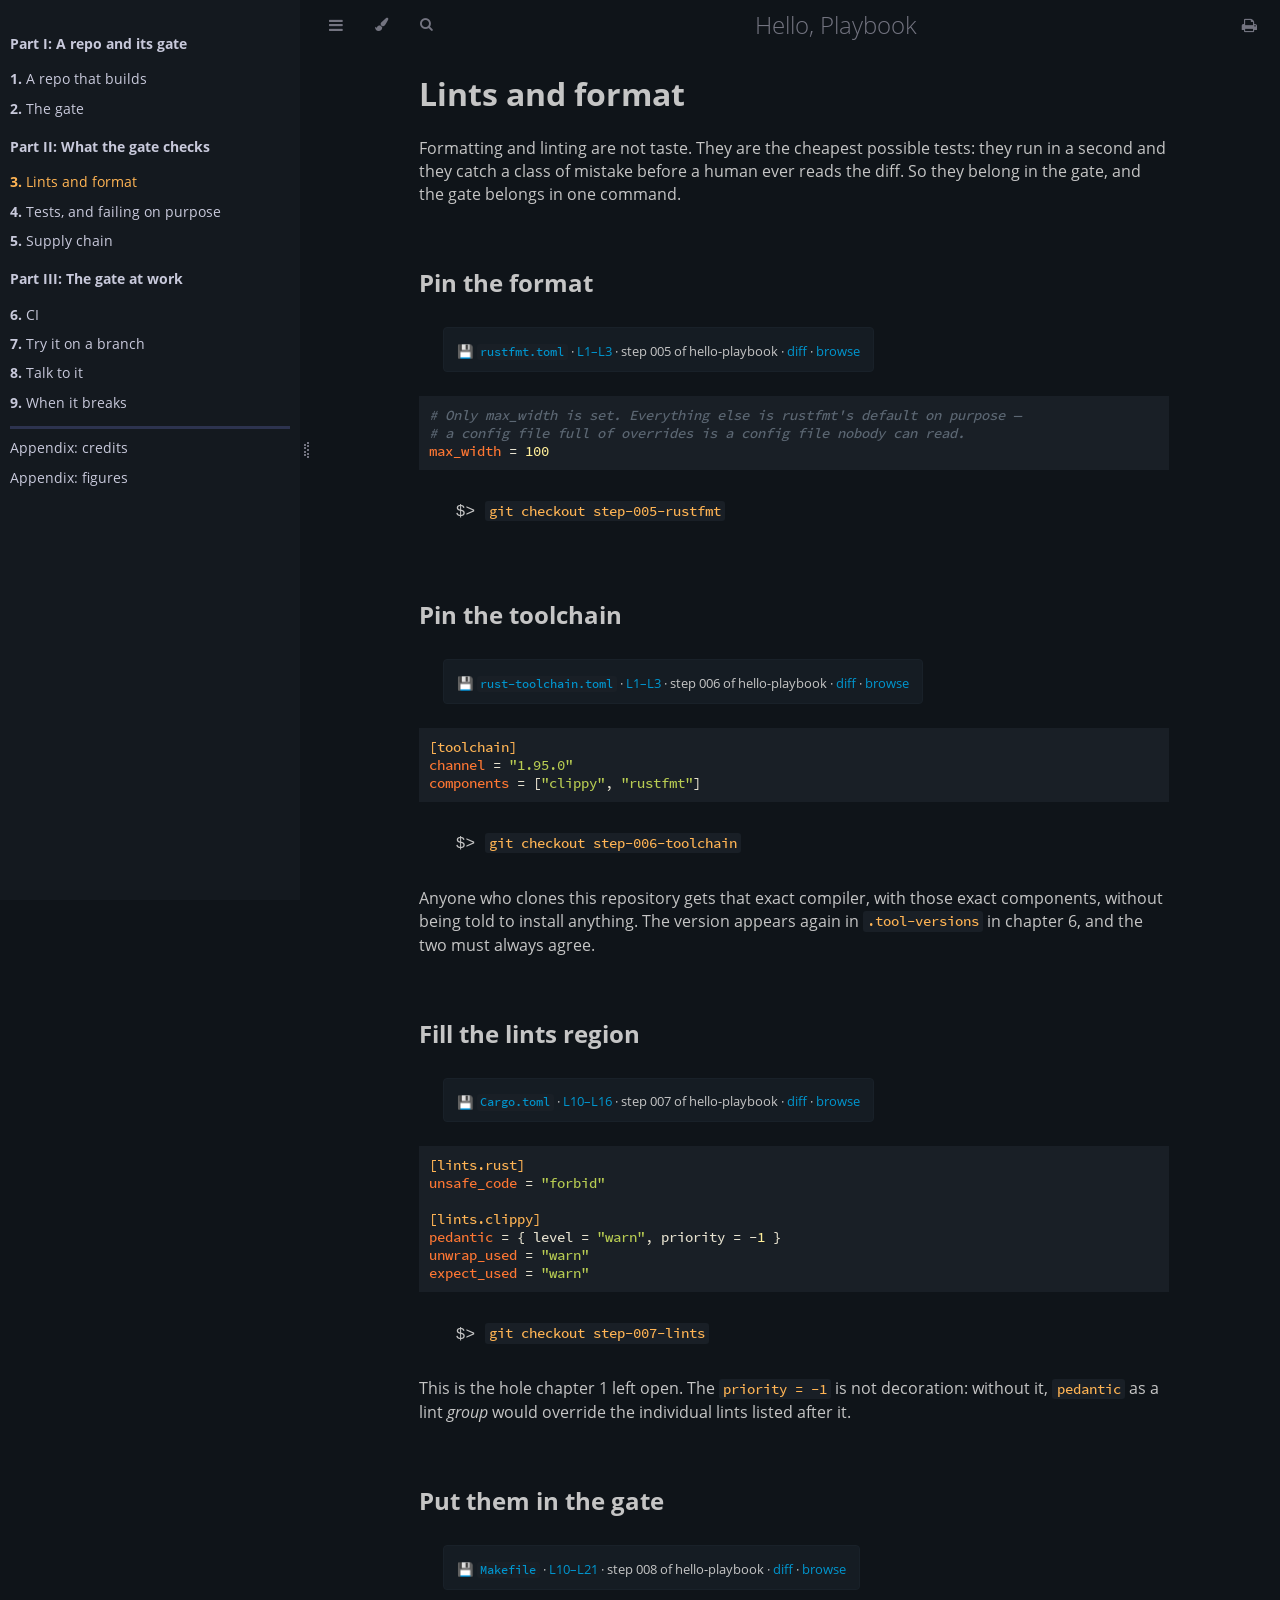
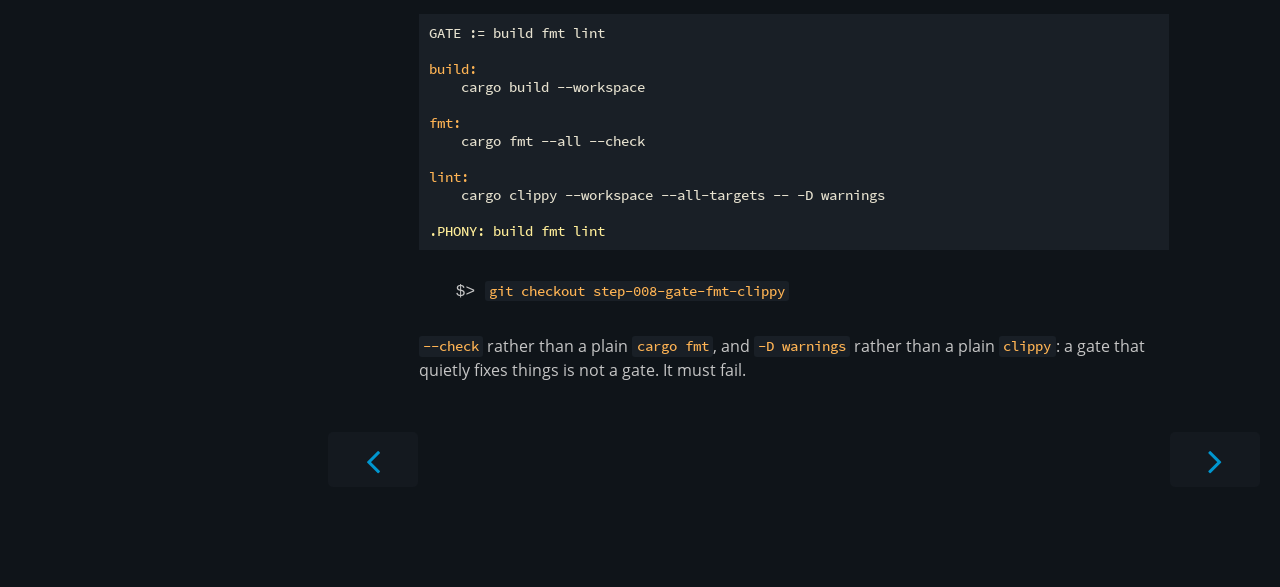
<file: ch03-lints-and-format.html>
<!DOCTYPE HTML>
<html lang="en" class="ayu sidebar-visible" dir="ltr">
    <head>
        <!-- Book generated using mdBook -->
        <meta charset="UTF-8">
        <title>Lints and format - Hello, Playbook</title>


        <!-- Custom HTML head -->

        <meta name="description" content="A Rust project foundation, taught as a book that builds its own repository.">
        <meta name="viewport" content="width=device-width, initial-scale=1">
        <meta name="theme-color" content="#ffffff">

        <link rel="icon" href="favicon.svg">
        <link rel="shortcut icon" href="favicon.png">
        <link rel="stylesheet" href="css/variables.css">
        <link rel="stylesheet" href="css/general.css">
        <link rel="stylesheet" href="css/chrome.css">
        <link rel="stylesheet" href="css/print.css" media="print">

        <!-- Fonts -->
        <link rel="stylesheet" href="FontAwesome/css/font-awesome.css">
        <link rel="stylesheet" href="fonts/fonts.css">

        <!-- Highlight.js Stylesheets -->
        <link rel="stylesheet" id="highlight-css" href="highlight.css">
        <link rel="stylesheet" id="tomorrow-night-css" href="tomorrow-night.css">
        <link rel="stylesheet" id="ayu-highlight-css" href="ayu-highlight.css">

        <!-- Custom theme stylesheets -->
        <link rel="stylesheet" href="theme/step-meta.css">
        <link rel="stylesheet" href="theme/figures.css">
        <link rel="stylesheet" href="theme/whole-file.css">


        <!-- Provide site root and default themes to javascript -->
        <script>
            const path_to_root = "";
            const default_light_theme = "ayu";
            const default_dark_theme = "navy";
            window.path_to_searchindex_js = "searchindex.js";
        </script>
        <!-- Start loading toc.js asap -->
        <script src="toc.js"></script>
    </head>
    <body>
    <div id="mdbook-help-container">
        <div id="mdbook-help-popup">
            <h2 class="mdbook-help-title">Keyboard shortcuts</h2>
            <div>
                <p>Press <kbd>←</kbd> or <kbd>→</kbd> to navigate between chapters</p>
                <p>Press <kbd>S</kbd> or <kbd>/</kbd> to search in the book</p>
                <p>Press <kbd>?</kbd> to show this help</p>
                <p>Press <kbd>Esc</kbd> to hide this help</p>
            </div>
        </div>
    </div>
    <div id="body-container">
        <!-- Work around some values being stored in localStorage wrapped in quotes -->
        <script>
            try {
                let theme = localStorage.getItem('mdbook-theme');
                let sidebar = localStorage.getItem('mdbook-sidebar');

                if (theme.startsWith('"') && theme.endsWith('"')) {
                    localStorage.setItem('mdbook-theme', theme.slice(1, theme.length - 1));
                }

                if (sidebar.startsWith('"') && sidebar.endsWith('"')) {
                    localStorage.setItem('mdbook-sidebar', sidebar.slice(1, sidebar.length - 1));
                }
            } catch (e) { }
        </script>

        <!-- Set the theme before any content is loaded, prevents flash -->
        <script>
            const default_theme = window.matchMedia("(prefers-color-scheme: dark)").matches ? default_dark_theme : default_light_theme;
            let theme;
            try { theme = localStorage.getItem('mdbook-theme'); } catch(e) { }
            if (theme === null || theme === undefined) { theme = default_theme; }
            const html = document.documentElement;
            html.classList.remove('ayu')
            html.classList.add(theme);
            html.classList.add("js");
        </script>

        <input type="checkbox" id="sidebar-toggle-anchor" class="hidden">

        <!-- Hide / unhide sidebar before it is displayed -->
        <script>
            let sidebar = null;
            const sidebar_toggle = document.getElementById("sidebar-toggle-anchor");
            if (document.body.clientWidth >= 1080) {
                try { sidebar = localStorage.getItem('mdbook-sidebar'); } catch(e) { }
                sidebar = sidebar || 'visible';
            } else {
                sidebar = 'hidden';
                sidebar_toggle.checked = false;
            }
            if (sidebar === 'visible') {
                sidebar_toggle.checked = true;
            } else {
                html.classList.remove('sidebar-visible');
            }
        </script>

        <nav id="sidebar" class="sidebar" aria-label="Table of contents">
            <!-- populated by js -->
            <mdbook-sidebar-scrollbox class="sidebar-scrollbox"></mdbook-sidebar-scrollbox>
            <noscript>
                <iframe class="sidebar-iframe-outer" src="toc.html"></iframe>
            </noscript>
            <div id="sidebar-resize-handle" class="sidebar-resize-handle">
                <div class="sidebar-resize-indicator"></div>
            </div>
        </nav>

        <div id="page-wrapper" class="page-wrapper">

            <div class="page">
                <div id="menu-bar-hover-placeholder"></div>
                <div id="menu-bar" class="menu-bar sticky">
                    <div class="left-buttons">
                        <label id="sidebar-toggle" class="icon-button" for="sidebar-toggle-anchor" title="Toggle Table of Contents" aria-label="Toggle Table of Contents" aria-controls="sidebar">
                            <i class="fa fa-bars"></i>
                        </label>
                        <button id="theme-toggle" class="icon-button" type="button" title="Change theme" aria-label="Change theme" aria-haspopup="true" aria-expanded="false" aria-controls="theme-list">
                            <i class="fa fa-paint-brush"></i>
                        </button>
                        <ul id="theme-list" class="theme-popup" aria-label="Themes" role="menu">
                            <li role="none"><button role="menuitem" class="theme" id="default_theme">Auto</button></li>
                            <li role="none"><button role="menuitem" class="theme" id="light">Light</button></li>
                            <li role="none"><button role="menuitem" class="theme" id="rust">Rust</button></li>
                            <li role="none"><button role="menuitem" class="theme" id="coal">Coal</button></li>
                            <li role="none"><button role="menuitem" class="theme" id="navy">Navy</button></li>
                            <li role="none"><button role="menuitem" class="theme" id="ayu">Ayu</button></li>
                        </ul>
                        <button id="search-toggle" class="icon-button" type="button" title="Search (`/`)" aria-label="Toggle Searchbar" aria-expanded="false" aria-keyshortcuts="/ s" aria-controls="searchbar">
                            <i class="fa fa-search"></i>
                        </button>
                    </div>

                    <h1 class="menu-title">Hello, Playbook</h1>

                    <div class="right-buttons">
                        <a href="print.html" title="Print this book" aria-label="Print this book">
                            <i id="print-button" class="fa fa-print"></i>
                        </a>

                    </div>
                </div>

                <div id="search-wrapper" class="hidden">
                    <form id="searchbar-outer" class="searchbar-outer">
                        <div class="search-wrapper">
                            <input type="search" id="searchbar" name="searchbar" placeholder="Search this book ..." aria-controls="searchresults-outer" aria-describedby="searchresults-header">
                            <div class="spinner-wrapper">
                                <i class="fa fa-spinner fa-spin"></i>
                            </div>
                        </div>
                    </form>
                    <div id="searchresults-outer" class="searchresults-outer hidden">
                        <div id="searchresults-header" class="searchresults-header"></div>
                        <ul id="searchresults">
                        </ul>
                    </div>
                </div>

                <!-- Apply ARIA attributes after the sidebar and the sidebar toggle button are added to the DOM -->
                <script>
                    document.getElementById('sidebar-toggle').setAttribute('aria-expanded', sidebar === 'visible');
                    document.getElementById('sidebar').setAttribute('aria-hidden', sidebar !== 'visible');
                    Array.from(document.querySelectorAll('#sidebar a')).forEach(function(link) {
                        link.setAttribute('tabIndex', sidebar === 'visible' ? 0 : -1);
                    });
                </script>

                <div id="content" class="content">
                    <main>
                        <h1 id="lints-and-format"><a class="header" href="#lints-and-format">Lints and format</a></h1>
<p>Formatting and linting are not taste. They are the cheapest possible tests: they
run in a second and they catch a class of mistake before a human ever reads the
diff. So they belong in the gate, and the gate belongs in one command.</p>
<h2 id="pin-the-format"><a class="header" href="#pin-the-format">Pin the format</a></h2>
<p><a id="step-rustfmt"></a>
<span class="step-meta"><sub><a href="https://github.com/abstecker/hello-playbook/blob/step-005-rustfmt/rustfmt.toml" title="View full file">💾 <code>rustfmt.toml</code></a> · <a href="https://github.com/abstecker/hello-playbook/blob/step-005-rustfmt/rustfmt.toml#L1-L3" title="View source">L1–L3</a> · step 005 of hello-playbook · <a href="https://github.com/abstecker/hello-playbook/commit/step-005-rustfmt" title="View diff">diff</a> · <a href="https://github.com/abstecker/hello-playbook/tree/step-005-rustfmt" title="Browse repo">browse</a></sub></span></p>
<pre><code class="language-toml"># Only max_width is set. Everything else is rustfmt's default on purpose —
# a config file full of overrides is a config file nobody can read.
max_width = 100
</code></pre>
<p><span class="step-checkout">$&gt; <code>git checkout step-005-rustfmt</code></span></p>
<h2 id="pin-the-toolchain"><a class="header" href="#pin-the-toolchain">Pin the toolchain</a></h2>
<p><a id="step-toolchain"></a>
<span class="step-meta"><sub><a href="https://github.com/abstecker/hello-playbook/blob/step-006-toolchain/rust-toolchain.toml" title="View full file">💾 <code>rust-toolchain.toml</code></a> · <a href="https://github.com/abstecker/hello-playbook/blob/step-006-toolchain/rust-toolchain.toml#L1-L3" title="View source">L1–L3</a> · step 006 of hello-playbook · <a href="https://github.com/abstecker/hello-playbook/commit/step-006-toolchain" title="View diff">diff</a> · <a href="https://github.com/abstecker/hello-playbook/tree/step-006-toolchain" title="Browse repo">browse</a></sub></span></p>
<pre><code class="language-toml">[toolchain]
channel = "1.95.0"
components = ["clippy", "rustfmt"]
</code></pre>
<p><span class="step-checkout">$&gt; <code>git checkout step-006-toolchain</code></span></p>
<p>Anyone who clones this repository gets that exact compiler, with those exact
components, without being told to install anything. The version appears again in
<code>.tool-versions</code> in chapter 6, and the two must always agree.</p>
<h2 id="fill-the-lints-region"><a class="header" href="#fill-the-lints-region">Fill the lints region</a></h2>
<p><a id="step-lints"></a>
<span class="step-meta"><sub><a href="https://github.com/abstecker/hello-playbook/blob/step-007-lints/Cargo.toml" title="View full file">💾 <code>Cargo.toml</code></a> · <a href="https://github.com/abstecker/hello-playbook/blob/step-007-lints/Cargo.toml#L10-L16" title="View source">L10–L16</a> · step 007 of hello-playbook · <a href="https://github.com/abstecker/hello-playbook/commit/step-007-lints" title="View diff">diff</a> · <a href="https://github.com/abstecker/hello-playbook/tree/step-007-lints" title="Browse repo">browse</a></sub></span></p>
<pre><code class="language-toml">[lints.rust]
unsafe_code = "forbid"

[lints.clippy]
pedantic = { level = "warn", priority = -1 }
unwrap_used = "warn"
expect_used = "warn"
</code></pre>
<p><span class="step-checkout">$&gt; <code>git checkout step-007-lints</code></span></p>
<p>This is the hole chapter 1 left open. The <code>priority = -1</code> is not decoration:
without it, <code>pedantic</code> as a lint <em>group</em> would override the individual lints
listed after it.</p>
<h2 id="put-them-in-the-gate"><a class="header" href="#put-them-in-the-gate">Put them in the gate</a></h2>
<p><a id="step-gate-fmt-clippy"></a>
<span class="step-meta"><sub><a href="https://github.com/abstecker/hello-playbook/blob/step-008-gate-fmt-clippy/Makefile" title="View full file">💾 <code>Makefile</code></a> · <a href="https://github.com/abstecker/hello-playbook/blob/step-008-gate-fmt-clippy/Makefile#L10-L21" title="View source">L10–L21</a> · step 008 of hello-playbook · <a href="https://github.com/abstecker/hello-playbook/commit/step-008-gate-fmt-clippy" title="View diff">diff</a> · <a href="https://github.com/abstecker/hello-playbook/tree/step-008-gate-fmt-clippy" title="Browse repo">browse</a></sub></span></p>
<pre><code class="language-makefile">GATE := build fmt lint

build:
	cargo build --workspace

fmt:
	cargo fmt --all --check

lint:
	cargo clippy --workspace --all-targets -- -D warnings

.PHONY: build fmt lint
</code></pre>
<p><span class="step-checkout">$&gt; <code>git checkout step-008-gate-fmt-clippy</code></span></p>
<p><code>--check</code> rather than a plain <code>cargo fmt</code>, and <code>-D warnings</code> rather than a plain
<code>clippy</code>: a gate that quietly fixes things is not a gate. It must fail.</p>

                    </main>

                    <nav class="nav-wrapper" aria-label="Page navigation">
                        <!-- Mobile navigation buttons -->
                            <a rel="prev" href="ch02-the-gate.html" class="mobile-nav-chapters previous" title="Previous chapter" aria-label="Previous chapter" aria-keyshortcuts="Left">
                                <i class="fa fa-angle-left"></i>
                            </a>

                            <a rel="next prefetch" href="ch04-tests-and-failing-on-purpose.html" class="mobile-nav-chapters next" title="Next chapter" aria-label="Next chapter" aria-keyshortcuts="Right">
                                <i class="fa fa-angle-right"></i>
                            </a>

                        <div style="clear: both"></div>
                    </nav>
                </div>
            </div>

            <nav class="nav-wide-wrapper" aria-label="Page navigation">
                    <a rel="prev" href="ch02-the-gate.html" class="nav-chapters previous" title="Previous chapter" aria-label="Previous chapter" aria-keyshortcuts="Left">
                        <i class="fa fa-angle-left"></i>
                    </a>

                    <a rel="next prefetch" href="ch04-tests-and-failing-on-purpose.html" class="nav-chapters next" title="Next chapter" aria-label="Next chapter" aria-keyshortcuts="Right">
                        <i class="fa fa-angle-right"></i>
                    </a>
            </nav>

        </div>




        <script>
            window.playground_copyable = true;
        </script>


        <script src="elasticlunr.min.js"></script>
        <script src="mark.min.js"></script>
        <script src="searcher.js"></script>

        <script src="clipboard.min.js"></script>
        <script src="highlight.js"></script>
        <script src="book.js"></script>

        <!-- Custom JS scripts -->
        <script src="theme/figures.js"></script>
        <script src="theme/pk-elements.js"></script>
        <script src="theme/whole-file.js"></script>



    </div>
    </body>
</html>
</file>
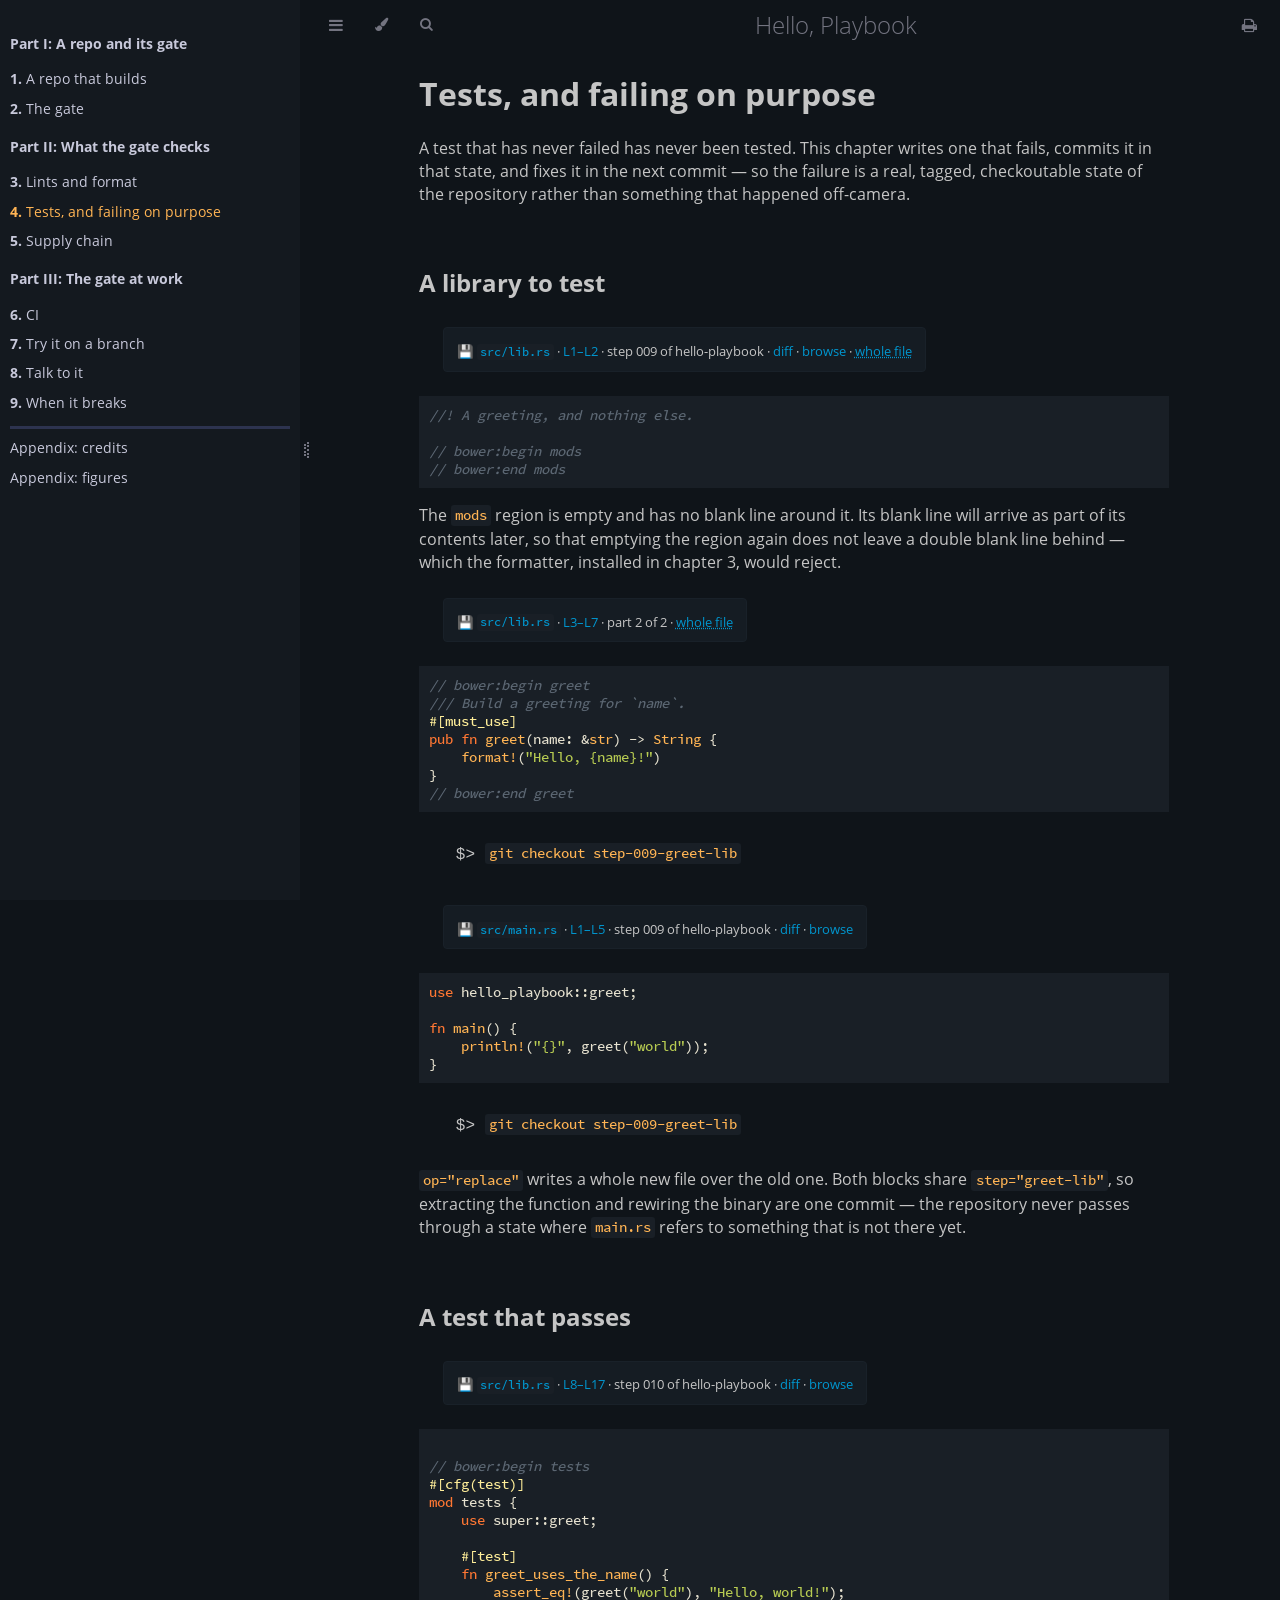
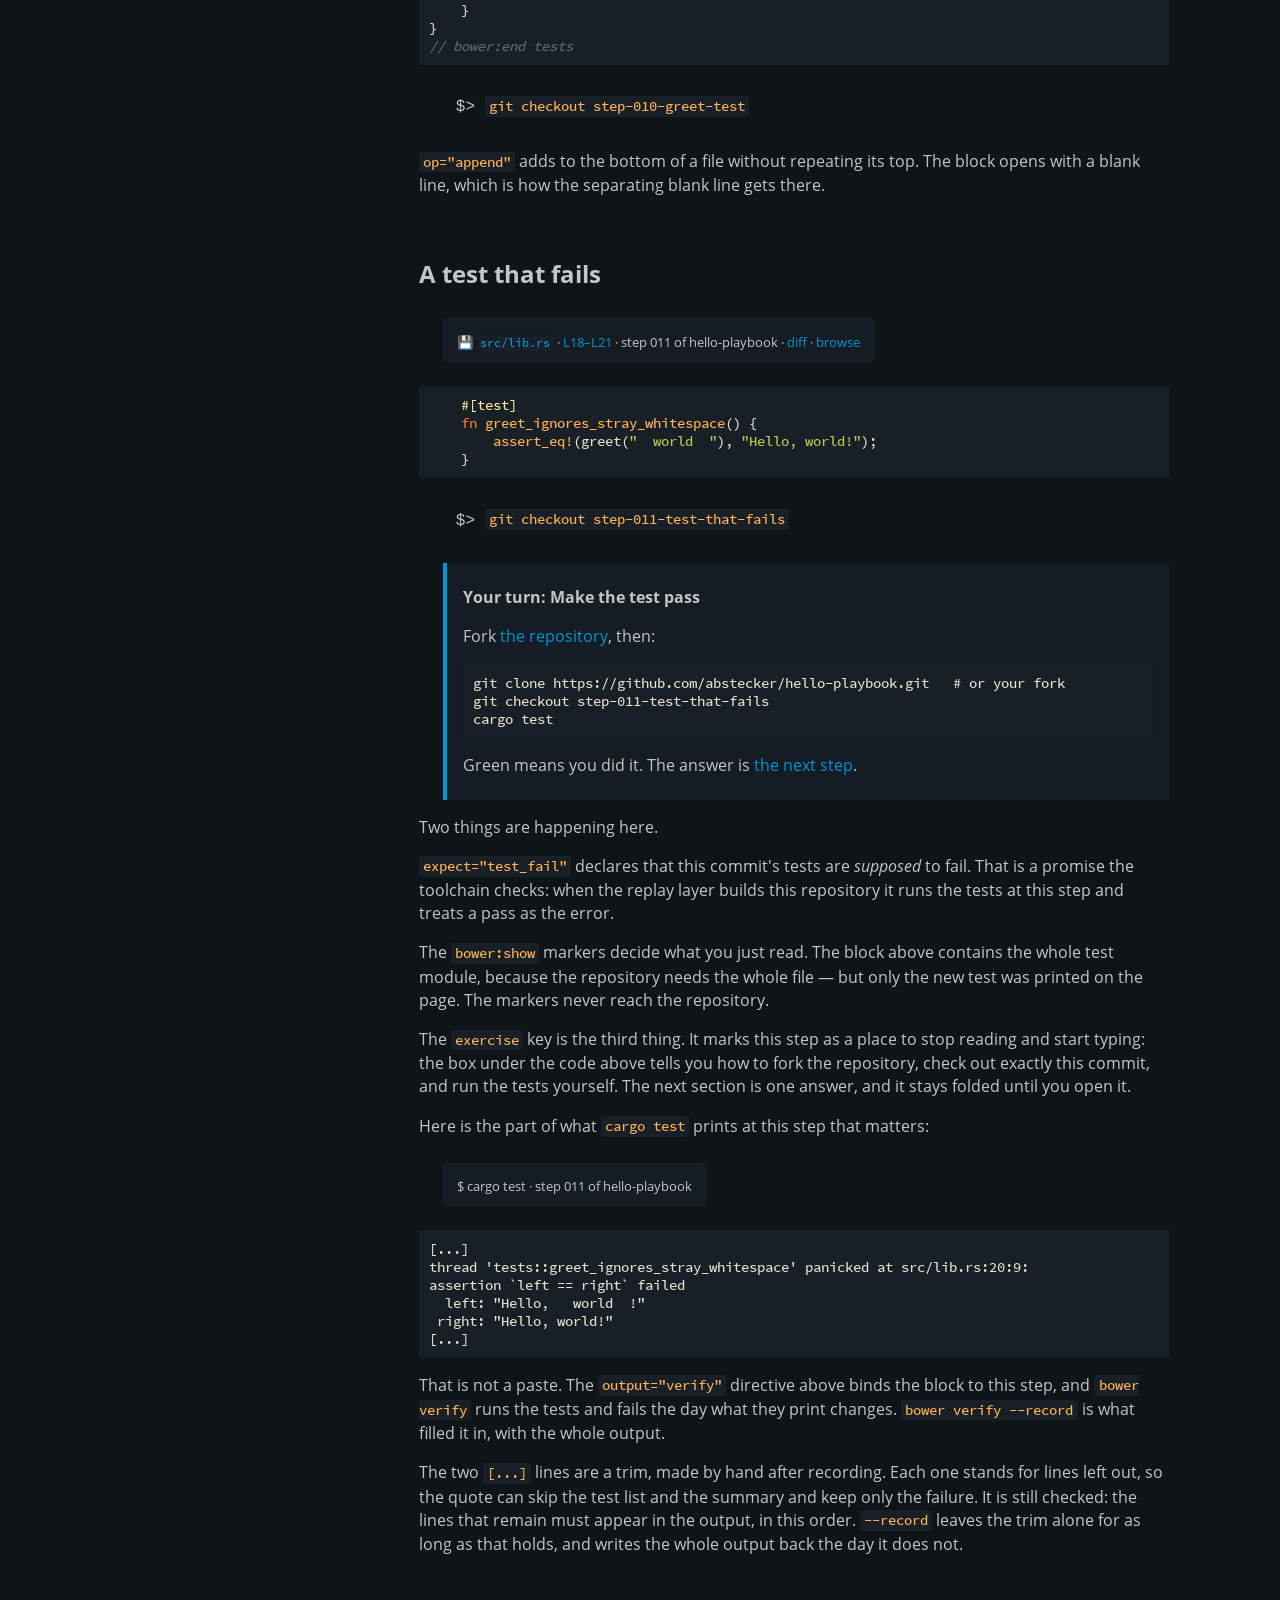
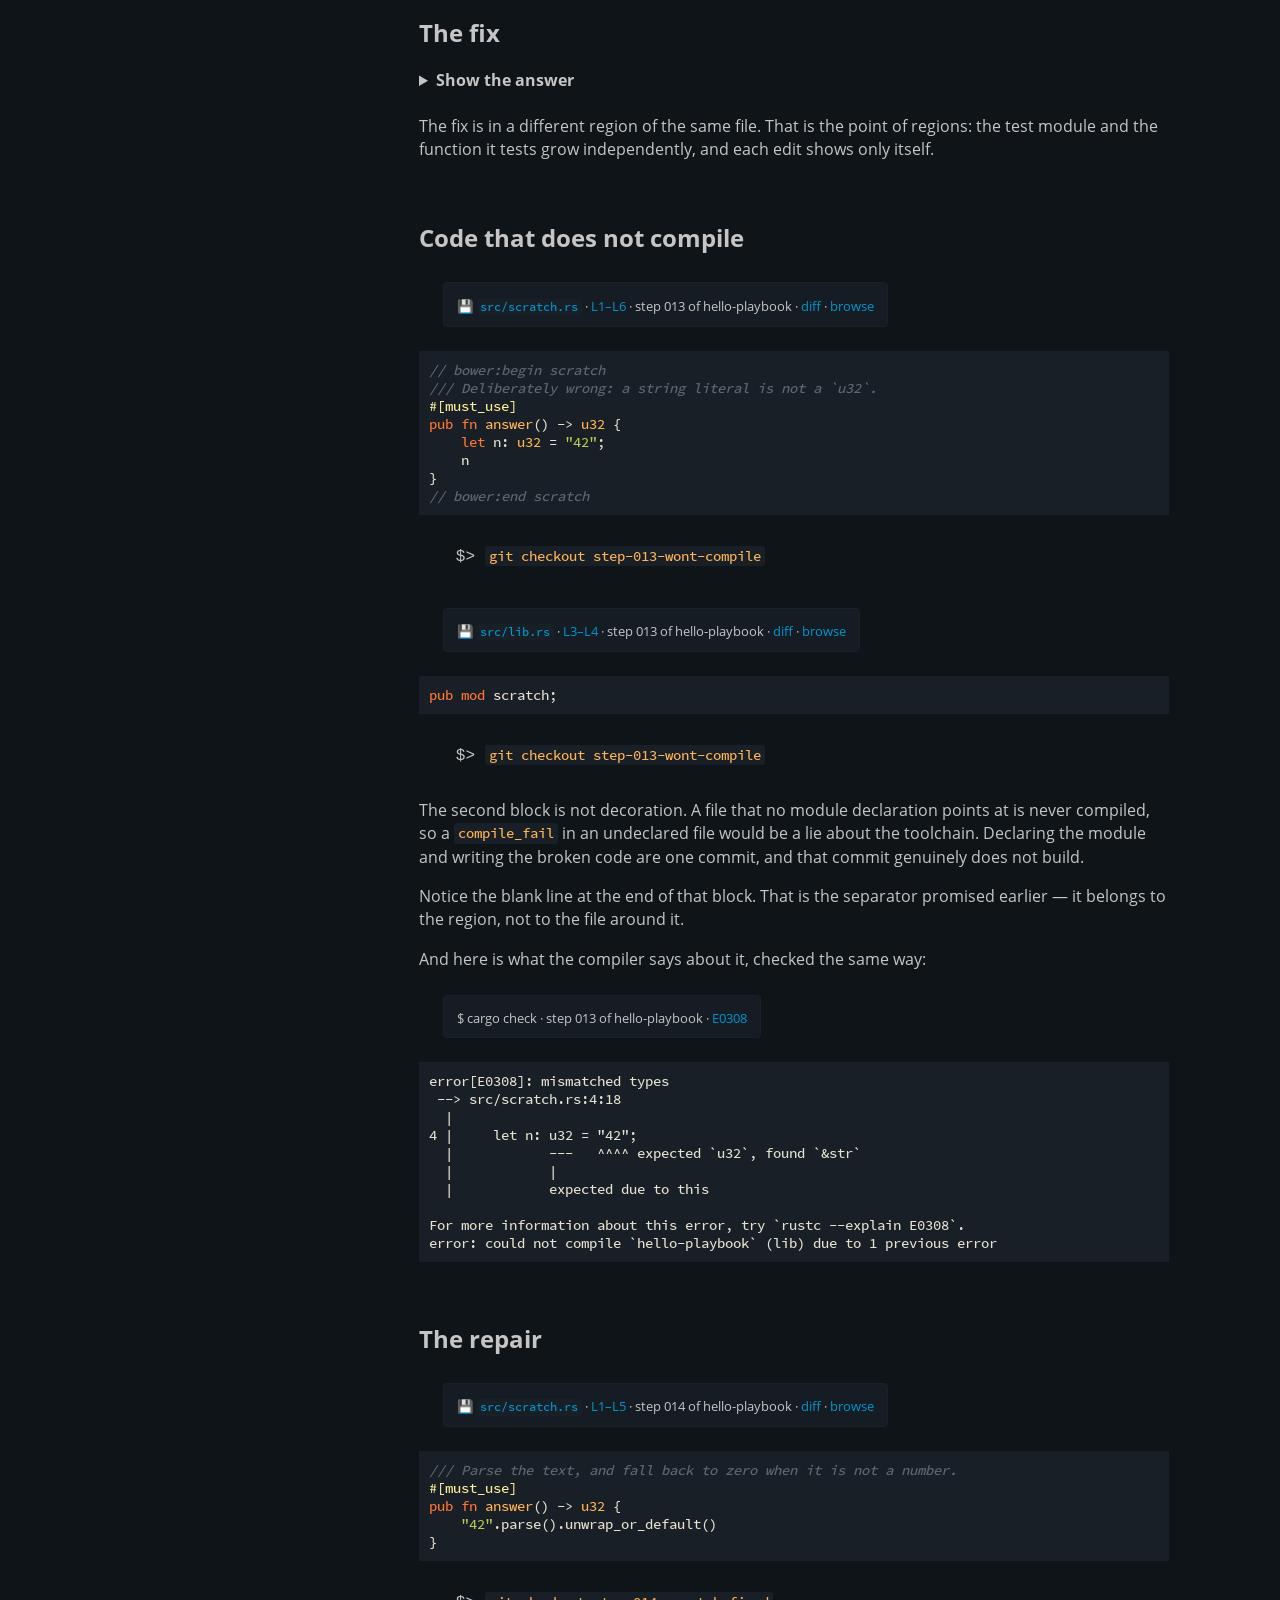
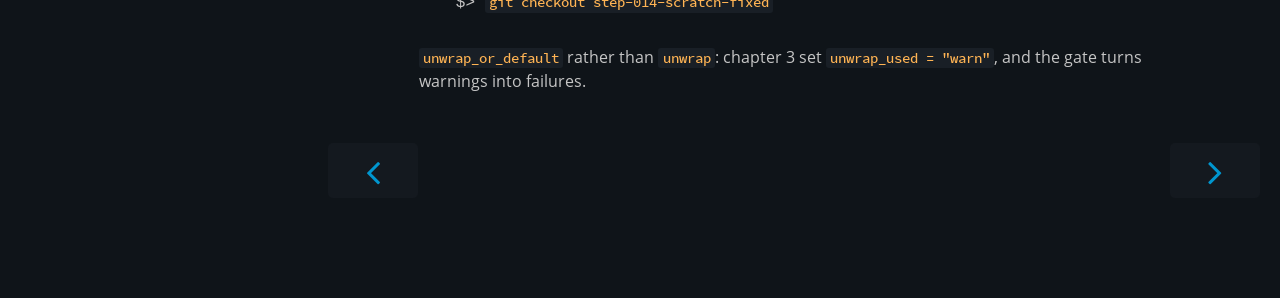
<file: ch04-tests-and-failing-on-purpose.html>
<!DOCTYPE HTML>
<html lang="en" class="ayu sidebar-visible" dir="ltr">
    <head>
        <!-- Book generated using mdBook -->
        <meta charset="UTF-8">
        <title>Tests, and failing on purpose - Hello, Playbook</title>


        <!-- Custom HTML head -->

        <meta name="description" content="A Rust project foundation, taught as a book that builds its own repository.">
        <meta name="viewport" content="width=device-width, initial-scale=1">
        <meta name="theme-color" content="#ffffff">

        <link rel="icon" href="favicon.svg">
        <link rel="shortcut icon" href="favicon.png">
        <link rel="stylesheet" href="css/variables.css">
        <link rel="stylesheet" href="css/general.css">
        <link rel="stylesheet" href="css/chrome.css">
        <link rel="stylesheet" href="css/print.css" media="print">

        <!-- Fonts -->
        <link rel="stylesheet" href="FontAwesome/css/font-awesome.css">
        <link rel="stylesheet" href="fonts/fonts.css">

        <!-- Highlight.js Stylesheets -->
        <link rel="stylesheet" id="highlight-css" href="highlight.css">
        <link rel="stylesheet" id="tomorrow-night-css" href="tomorrow-night.css">
        <link rel="stylesheet" id="ayu-highlight-css" href="ayu-highlight.css">

        <!-- Custom theme stylesheets -->
        <link rel="stylesheet" href="theme/step-meta.css">
        <link rel="stylesheet" href="theme/figures.css">
        <link rel="stylesheet" href="theme/whole-file.css">


        <!-- Provide site root and default themes to javascript -->
        <script>
            const path_to_root = "";
            const default_light_theme = "ayu";
            const default_dark_theme = "navy";
            window.path_to_searchindex_js = "searchindex.js";
        </script>
        <!-- Start loading toc.js asap -->
        <script src="toc.js"></script>
    </head>
    <body>
    <div id="mdbook-help-container">
        <div id="mdbook-help-popup">
            <h2 class="mdbook-help-title">Keyboard shortcuts</h2>
            <div>
                <p>Press <kbd>←</kbd> or <kbd>→</kbd> to navigate between chapters</p>
                <p>Press <kbd>S</kbd> or <kbd>/</kbd> to search in the book</p>
                <p>Press <kbd>?</kbd> to show this help</p>
                <p>Press <kbd>Esc</kbd> to hide this help</p>
            </div>
        </div>
    </div>
    <div id="body-container">
        <!-- Work around some values being stored in localStorage wrapped in quotes -->
        <script>
            try {
                let theme = localStorage.getItem('mdbook-theme');
                let sidebar = localStorage.getItem('mdbook-sidebar');

                if (theme.startsWith('"') && theme.endsWith('"')) {
                    localStorage.setItem('mdbook-theme', theme.slice(1, theme.length - 1));
                }

                if (sidebar.startsWith('"') && sidebar.endsWith('"')) {
                    localStorage.setItem('mdbook-sidebar', sidebar.slice(1, sidebar.length - 1));
                }
            } catch (e) { }
        </script>

        <!-- Set the theme before any content is loaded, prevents flash -->
        <script>
            const default_theme = window.matchMedia("(prefers-color-scheme: dark)").matches ? default_dark_theme : default_light_theme;
            let theme;
            try { theme = localStorage.getItem('mdbook-theme'); } catch(e) { }
            if (theme === null || theme === undefined) { theme = default_theme; }
            const html = document.documentElement;
            html.classList.remove('ayu')
            html.classList.add(theme);
            html.classList.add("js");
        </script>

        <input type="checkbox" id="sidebar-toggle-anchor" class="hidden">

        <!-- Hide / unhide sidebar before it is displayed -->
        <script>
            let sidebar = null;
            const sidebar_toggle = document.getElementById("sidebar-toggle-anchor");
            if (document.body.clientWidth >= 1080) {
                try { sidebar = localStorage.getItem('mdbook-sidebar'); } catch(e) { }
                sidebar = sidebar || 'visible';
            } else {
                sidebar = 'hidden';
                sidebar_toggle.checked = false;
            }
            if (sidebar === 'visible') {
                sidebar_toggle.checked = true;
            } else {
                html.classList.remove('sidebar-visible');
            }
        </script>

        <nav id="sidebar" class="sidebar" aria-label="Table of contents">
            <!-- populated by js -->
            <mdbook-sidebar-scrollbox class="sidebar-scrollbox"></mdbook-sidebar-scrollbox>
            <noscript>
                <iframe class="sidebar-iframe-outer" src="toc.html"></iframe>
            </noscript>
            <div id="sidebar-resize-handle" class="sidebar-resize-handle">
                <div class="sidebar-resize-indicator"></div>
            </div>
        </nav>

        <div id="page-wrapper" class="page-wrapper">

            <div class="page">
                <div id="menu-bar-hover-placeholder"></div>
                <div id="menu-bar" class="menu-bar sticky">
                    <div class="left-buttons">
                        <label id="sidebar-toggle" class="icon-button" for="sidebar-toggle-anchor" title="Toggle Table of Contents" aria-label="Toggle Table of Contents" aria-controls="sidebar">
                            <i class="fa fa-bars"></i>
                        </label>
                        <button id="theme-toggle" class="icon-button" type="button" title="Change theme" aria-label="Change theme" aria-haspopup="true" aria-expanded="false" aria-controls="theme-list">
                            <i class="fa fa-paint-brush"></i>
                        </button>
                        <ul id="theme-list" class="theme-popup" aria-label="Themes" role="menu">
                            <li role="none"><button role="menuitem" class="theme" id="default_theme">Auto</button></li>
                            <li role="none"><button role="menuitem" class="theme" id="light">Light</button></li>
                            <li role="none"><button role="menuitem" class="theme" id="rust">Rust</button></li>
                            <li role="none"><button role="menuitem" class="theme" id="coal">Coal</button></li>
                            <li role="none"><button role="menuitem" class="theme" id="navy">Navy</button></li>
                            <li role="none"><button role="menuitem" class="theme" id="ayu">Ayu</button></li>
                        </ul>
                        <button id="search-toggle" class="icon-button" type="button" title="Search (`/`)" aria-label="Toggle Searchbar" aria-expanded="false" aria-keyshortcuts="/ s" aria-controls="searchbar">
                            <i class="fa fa-search"></i>
                        </button>
                    </div>

                    <h1 class="menu-title">Hello, Playbook</h1>

                    <div class="right-buttons">
                        <a href="print.html" title="Print this book" aria-label="Print this book">
                            <i id="print-button" class="fa fa-print"></i>
                        </a>

                    </div>
                </div>

                <div id="search-wrapper" class="hidden">
                    <form id="searchbar-outer" class="searchbar-outer">
                        <div class="search-wrapper">
                            <input type="search" id="searchbar" name="searchbar" placeholder="Search this book ..." aria-controls="searchresults-outer" aria-describedby="searchresults-header">
                            <div class="spinner-wrapper">
                                <i class="fa fa-spinner fa-spin"></i>
                            </div>
                        </div>
                    </form>
                    <div id="searchresults-outer" class="searchresults-outer hidden">
                        <div id="searchresults-header" class="searchresults-header"></div>
                        <ul id="searchresults">
                        </ul>
                    </div>
                </div>

                <!-- Apply ARIA attributes after the sidebar and the sidebar toggle button are added to the DOM -->
                <script>
                    document.getElementById('sidebar-toggle').setAttribute('aria-expanded', sidebar === 'visible');
                    document.getElementById('sidebar').setAttribute('aria-hidden', sidebar !== 'visible');
                    Array.from(document.querySelectorAll('#sidebar a')).forEach(function(link) {
                        link.setAttribute('tabIndex', sidebar === 'visible' ? 0 : -1);
                    });
                </script>

                <div id="content" class="content">
                    <main>
                        <h1 id="tests-and-failing-on-purpose"><a class="header" href="#tests-and-failing-on-purpose">Tests, and failing on purpose</a></h1>
<p>A test that has never failed has never been tested. This chapter writes one that
fails, commits it in that state, and fixes it in the next commit — so the
failure is a real, tagged, checkoutable state of the repository rather than
something that happened off-camera.</p>
<h2 id="a-library-to-test"><a class="header" href="#a-library-to-test">A library to test</a></h2>
<p><a id="step-greet-lib"></a>
<span class="step-meta"><sub><a href="https://github.com/abstecker/hello-playbook/blob/step-009-greet-lib/src/lib.rs" title="View full file">💾 <code>src/lib.rs</code></a> · <a href="https://github.com/abstecker/hello-playbook/blob/step-009-greet-lib/src/lib.rs#L1-L2" title="View source">L1–L2</a> · step 009 of hello-playbook · <a href="https://github.com/abstecker/hello-playbook/commit/step-009-greet-lib" title="View diff">diff</a> · <a href="https://github.com/abstecker/hello-playbook/tree/step-009-greet-lib" title="Browse repo">browse</a></sub></span><span class="bower-whole-file" hidden data-file="src/lib.rs" data-lang="rust" data-lines="1-2" data-code="//! A greeting, and nothing else.&#10;&#10;/// Build a greeting for `name`.&#10;#[must_use]&#10;pub fn greet(name: &amp;str) -&gt; String {&#10;    format!(&quot;Hello, {name}!&quot;)&#10;}&#10;"></span></p>
<pre><code class="language-rust">//! A greeting, and nothing else.

// bower:begin mods
// bower:end mods</code></pre>
<p>The <code>mods</code> region is empty and has no blank line around it. Its blank line will
arrive as part of its contents later, so that emptying the region again does not
leave a double blank line behind — which the formatter, installed in chapter 3,
would reject.</p>
<p><span class="step-meta"><sub><a href="https://github.com/abstecker/hello-playbook/blob/step-009-greet-lib/src/lib.rs" title="View full file">💾 <code>src/lib.rs</code></a> · <a href="https://github.com/abstecker/hello-playbook/blob/step-009-greet-lib/src/lib.rs#L3-L7" title="View source">L3–L7</a> · part 2 of 2</sub></span><span class="bower-whole-file" hidden data-file="src/lib.rs" data-lang="rust" data-lines="3-7" data-code="//! A greeting, and nothing else.&#10;&#10;/// Build a greeting for `name`.&#10;#[must_use]&#10;pub fn greet(name: &amp;str) -&gt; String {&#10;    format!(&quot;Hello, {name}!&quot;)&#10;}&#10;"></span></p>
<pre><code class="language-rust">// bower:begin greet
/// Build a greeting for `name`.
#[must_use]
pub fn greet(name: &amp;str) -&gt; String {
    format!("Hello, {name}!")
}
// bower:end greet</code></pre>
<p><span class="step-checkout">$&gt; <code>git checkout step-009-greet-lib</code></span></p>
<p><span class="step-meta"><sub><a href="https://github.com/abstecker/hello-playbook/blob/step-009-greet-lib/src/main.rs" title="View full file">💾 <code>src/main.rs</code></a> · <a href="https://github.com/abstecker/hello-playbook/blob/step-009-greet-lib/src/main.rs#L1-L5" title="View source">L1–L5</a> · step 009 of hello-playbook · <a href="https://github.com/abstecker/hello-playbook/commit/step-009-greet-lib" title="View diff">diff</a> · <a href="https://github.com/abstecker/hello-playbook/tree/step-009-greet-lib" title="Browse repo">browse</a></sub></span></p>
<pre><code class="language-rust">use hello_playbook::greet;

fn main() {
    println!("{}", greet("world"));
}</code></pre>
<p><span class="step-checkout">$&gt; <code>git checkout step-009-greet-lib</code></span></p>
<p><code>op="replace"</code> writes a whole new file over the old one. Both blocks share
<code>step="greet-lib"</code>, so extracting the function and rewiring the binary are one
commit — the repository never passes through a state where <code>main.rs</code> refers to
something that is not there yet.</p>
<h2 id="a-test-that-passes"><a class="header" href="#a-test-that-passes">A test that passes</a></h2>
<p><a id="step-greet-test"></a>
<span class="step-meta"><sub><a href="https://github.com/abstecker/hello-playbook/blob/step-010-greet-test/src/lib.rs" title="View full file">💾 <code>src/lib.rs</code></a> · <a href="https://github.com/abstecker/hello-playbook/blob/step-010-greet-test/src/lib.rs#L8-L17" title="View source">L8–L17</a> · step 010 of hello-playbook · <a href="https://github.com/abstecker/hello-playbook/commit/step-010-greet-test" title="View diff">diff</a> · <a href="https://github.com/abstecker/hello-playbook/tree/step-010-greet-test" title="Browse repo">browse</a></sub></span></p>
<pre><code class="language-rust">
// bower:begin tests
#[cfg(test)]
mod tests {
    use super::greet;

    #[test]
    fn greet_uses_the_name() {
        assert_eq!(greet("world"), "Hello, world!");
    }
}
// bower:end tests</code></pre>
<p><span class="step-checkout">$&gt; <code>git checkout step-010-greet-test</code></span></p>
<p><code>op="append"</code> adds to the bottom of a file without repeating its top. The block
opens with a blank line, which is how the separating blank line gets there.</p>
<h2 id="a-test-that-fails"><a class="header" href="#a-test-that-fails">A test that fails</a></h2>
<p><a id="step-test-that-fails"></a>
<span class="step-meta"><sub><a href="https://github.com/abstecker/hello-playbook/blob/step-011-test-that-fails/src/lib.rs" title="View full file">💾 <code>src/lib.rs</code></a> · <a href="https://github.com/abstecker/hello-playbook/blob/step-011-test-that-fails/src/lib.rs#L18-L21" title="View source">L18–L21</a> · step 011 of hello-playbook · <a href="https://github.com/abstecker/hello-playbook/commit/step-011-test-that-fails" title="View diff">diff</a> · <a href="https://github.com/abstecker/hello-playbook/tree/step-011-test-that-fails" title="Browse repo">browse</a></sub></span></p>
<pre><code class="language-rust"><span class="boring">#[cfg(test)]
</span><span class="boring">mod tests {
</span><span class="boring">    use super::greet;
</span><span class="boring">
</span><span class="boring">    #[test]
</span><span class="boring">    fn greet_uses_the_name() {
</span><span class="boring">        assert_eq!(greet("world"), "Hello, world!");
</span><span class="boring">    }
</span><span class="boring">
</span>    #[test]
    fn greet_ignores_stray_whitespace() {
        assert_eq!(greet("  world  "), "Hello, world!");
    }
<span class="boring">}</span></code></pre>
<p><span class="step-checkout">$&gt; <code>git checkout step-011-test-that-fails</code></span></p>
<div class="step-exercise">
<p><strong>Your turn: Make the test pass</strong></p>
<p>Fork <a href="https://github.com/abstecker/hello-playbook/fork">the repository</a>, then:</p>
<pre><code class="language-console">git clone https://github.com/abstecker/hello-playbook.git   # or your fork
git checkout step-011-test-that-fails
cargo test
</code></pre>
<p>Green means you did it. The answer is <a href="#step-test-that-passes">the next step</a>.</p>
</div>
<p>Two things are happening here.</p>
<p><code>expect="test_fail"</code> declares that this commit's tests are <em>supposed</em> to fail.
That is a promise the toolchain checks: when the replay layer builds this
repository it runs the tests at this step and treats a pass as the error.</p>
<p>The <code>bower:show</code> markers decide what you just read. The block above contains the
whole test module, because the repository needs the whole file — but only the
new test was printed on the page. The markers never reach the repository.</p>
<p>The <code>exercise</code> key is the third thing. It marks this step as a place to stop
reading and start typing: the box under the code above tells you how to fork
the repository, check out exactly this commit, and run the tests yourself. The
next section is one answer, and it stays folded until you open it.</p>
<p>Here is the part of what <code>cargo test</code> prints at this step that matters:</p>
<p><span class="step-output"><sub>$ cargo test · step 011 of hello-playbook</sub></span></p>
<pre><code class="language-text">[...]
thread 'tests::greet_ignores_stray_whitespace' panicked at src/lib.rs:20:9:
assertion `left == right` failed
  left: "Hello,   world  !"
 right: "Hello, world!"
[...]
</code></pre>
<p>That is not a paste. The <code>output="verify"</code> directive above binds the block to
this step, and <code>bower verify</code> runs the tests and fails the day what they print
changes. <code>bower verify --record</code> is what filled it in, with the whole output.</p>
<p>The two <code>[...]</code> lines are a trim, made by hand after recording. Each one stands
for lines left out, so the quote can skip the test list and the summary and
keep only the failure. It is still checked: the lines that remain must appear
in the output, in this order. <code>--record</code> leaves the trim alone for as long as
that holds, and writes the whole output back the day it does not.</p>
<h2 id="the-fix"><a class="header" href="#the-fix">The fix</a></h2>
<p><a id="step-test-that-passes"></a></p>
<details class="step-answer">
<summary>Show the answer</summary>
<p><span class="step-meta"><sub><a href="https://github.com/abstecker/hello-playbook/blob/step-012-test-that-passes/src/lib.rs" title="View full file">💾 <code>src/lib.rs</code></a> · <a href="https://github.com/abstecker/hello-playbook/blob/step-012-test-that-passes/src/lib.rs#L3-L7" title="View source">L3–L7</a> · step 012 of hello-playbook · <a href="https://github.com/abstecker/hello-playbook/commit/step-012-test-that-passes" title="View diff">diff</a> · <a href="https://github.com/abstecker/hello-playbook/tree/step-012-test-that-passes" title="Browse repo">browse</a></sub></span></p>
<pre><code class="language-rust">/// Build a greeting for `name`, ignoring stray whitespace.
#[must_use]
pub fn greet(name: &amp;str) -&gt; String {
    format!("Hello, {}!", name.trim())
}</code></pre>
<p><span class="step-checkout">$&gt; <code>git checkout step-012-test-that-passes</code></span></p>
</details>
<p>The fix is in a different region of the same file. That is the point of regions:
the test module and the function it tests grow independently, and each edit
shows only itself.</p>
<h2 id="code-that-does-not-compile"><a class="header" href="#code-that-does-not-compile">Code that does not compile</a></h2>
<p><a id="step-wont-compile"></a>
<span class="step-meta"><sub><a href="https://github.com/abstecker/hello-playbook/blob/step-013-wont-compile/src/scratch.rs" title="View full file">💾 <code>src/scratch.rs</code></a> · <a href="https://github.com/abstecker/hello-playbook/blob/step-013-wont-compile/src/scratch.rs#L1-L6" title="View source">L1–L6</a> · step 013 of hello-playbook · <a href="https://github.com/abstecker/hello-playbook/commit/step-013-wont-compile" title="View diff">diff</a> · <a href="https://github.com/abstecker/hello-playbook/tree/step-013-wont-compile" title="Browse repo">browse</a></sub></span></p>
<pre><code class="language-rust">// bower:begin scratch
/// Deliberately wrong: a string literal is not a `u32`.
#[must_use]
pub fn answer() -&gt; u32 {
    let n: u32 = "42";
    n
}
// bower:end scratch</code></pre>
<p><span class="step-checkout">$&gt; <code>git checkout step-013-wont-compile</code></span></p>
<p><span class="step-meta"><sub><a href="https://github.com/abstecker/hello-playbook/blob/step-013-wont-compile/src/lib.rs" title="View full file">💾 <code>src/lib.rs</code></a> · <a href="https://github.com/abstecker/hello-playbook/blob/step-013-wont-compile/src/lib.rs#L3-L4" title="View source">L3–L4</a> · step 013 of hello-playbook · <a href="https://github.com/abstecker/hello-playbook/commit/step-013-wont-compile" title="View diff">diff</a> · <a href="https://github.com/abstecker/hello-playbook/tree/step-013-wont-compile" title="Browse repo">browse</a></sub></span></p>
<pre><code class="language-rust">pub mod scratch;
</code></pre>
<p><span class="step-checkout">$&gt; <code>git checkout step-013-wont-compile</code></span></p>
<p>The second block is not decoration. A file that no module declaration points at
is never compiled, so a <code>compile_fail</code> in an undeclared file would be a lie
about the toolchain. Declaring the module and writing the broken code are one
commit, and that commit genuinely does not build.</p>
<p>Notice the blank line at the end of that block. That is the separator promised
earlier — it belongs to the region, not to the file around it.</p>
<p>And here is what the compiler says about it, checked the same way:</p>
<p><span class="step-output"><sub>$ cargo check · step 013 of hello-playbook · <a href="https://doc.rust-lang.org/error_codes/E0308.html">E0308</a></sub></span></p>
<pre><code class="language-text">error[E0308]: mismatched types
 --&gt; src/scratch.rs:4:18
  |
4 |     let n: u32 = "42";
  |            ---   ^^^^ expected `u32`, found `&amp;str`
  |            |
  |            expected due to this

For more information about this error, try `rustc --explain E0308`.
error: could not compile `hello-playbook` (lib) due to 1 previous error
</code></pre>
<h2 id="the-repair"><a class="header" href="#the-repair">The repair</a></h2>
<p><a id="step-scratch-fixed"></a>
<span class="step-meta"><sub><a href="https://github.com/abstecker/hello-playbook/blob/step-014-scratch-fixed/src/scratch.rs" title="View full file">💾 <code>src/scratch.rs</code></a> · <a href="https://github.com/abstecker/hello-playbook/blob/step-014-scratch-fixed/src/scratch.rs#L1-L5" title="View source">L1–L5</a> · step 014 of hello-playbook · <a href="https://github.com/abstecker/hello-playbook/commit/step-014-scratch-fixed" title="View diff">diff</a> · <a href="https://github.com/abstecker/hello-playbook/tree/step-014-scratch-fixed" title="Browse repo">browse</a></sub></span></p>
<pre><code class="language-rust">/// Parse the text, and fall back to zero when it is not a number.
#[must_use]
pub fn answer() -&gt; u32 {
    "42".parse().unwrap_or_default()
}</code></pre>
<p><span class="step-checkout">$&gt; <code>git checkout step-014-scratch-fixed</code></span></p>
<p><code>unwrap_or_default</code> rather than <code>unwrap</code>: chapter 3 set <code>unwrap_used = "warn"</code>,
and the gate turns warnings into failures.</p>

                    </main>

                    <nav class="nav-wrapper" aria-label="Page navigation">
                        <!-- Mobile navigation buttons -->
                            <a rel="prev" href="ch03-lints-and-format.html" class="mobile-nav-chapters previous" title="Previous chapter" aria-label="Previous chapter" aria-keyshortcuts="Left">
                                <i class="fa fa-angle-left"></i>
                            </a>

                            <a rel="next prefetch" href="ch05-supply-chain.html" class="mobile-nav-chapters next" title="Next chapter" aria-label="Next chapter" aria-keyshortcuts="Right">
                                <i class="fa fa-angle-right"></i>
                            </a>

                        <div style="clear: both"></div>
                    </nav>
                </div>
            </div>

            <nav class="nav-wide-wrapper" aria-label="Page navigation">
                    <a rel="prev" href="ch03-lints-and-format.html" class="nav-chapters previous" title="Previous chapter" aria-label="Previous chapter" aria-keyshortcuts="Left">
                        <i class="fa fa-angle-left"></i>
                    </a>

                    <a rel="next prefetch" href="ch05-supply-chain.html" class="nav-chapters next" title="Next chapter" aria-label="Next chapter" aria-keyshortcuts="Right">
                        <i class="fa fa-angle-right"></i>
                    </a>
            </nav>

        </div>




        <script>
            window.playground_copyable = true;
        </script>


        <script src="elasticlunr.min.js"></script>
        <script src="mark.min.js"></script>
        <script src="searcher.js"></script>

        <script src="clipboard.min.js"></script>
        <script src="highlight.js"></script>
        <script src="book.js"></script>

        <!-- Custom JS scripts -->
        <script src="theme/figures.js"></script>
        <script src="theme/pk-elements.js"></script>
        <script src="theme/whole-file.js"></script>



    </div>
    </body>
</html>
</file>
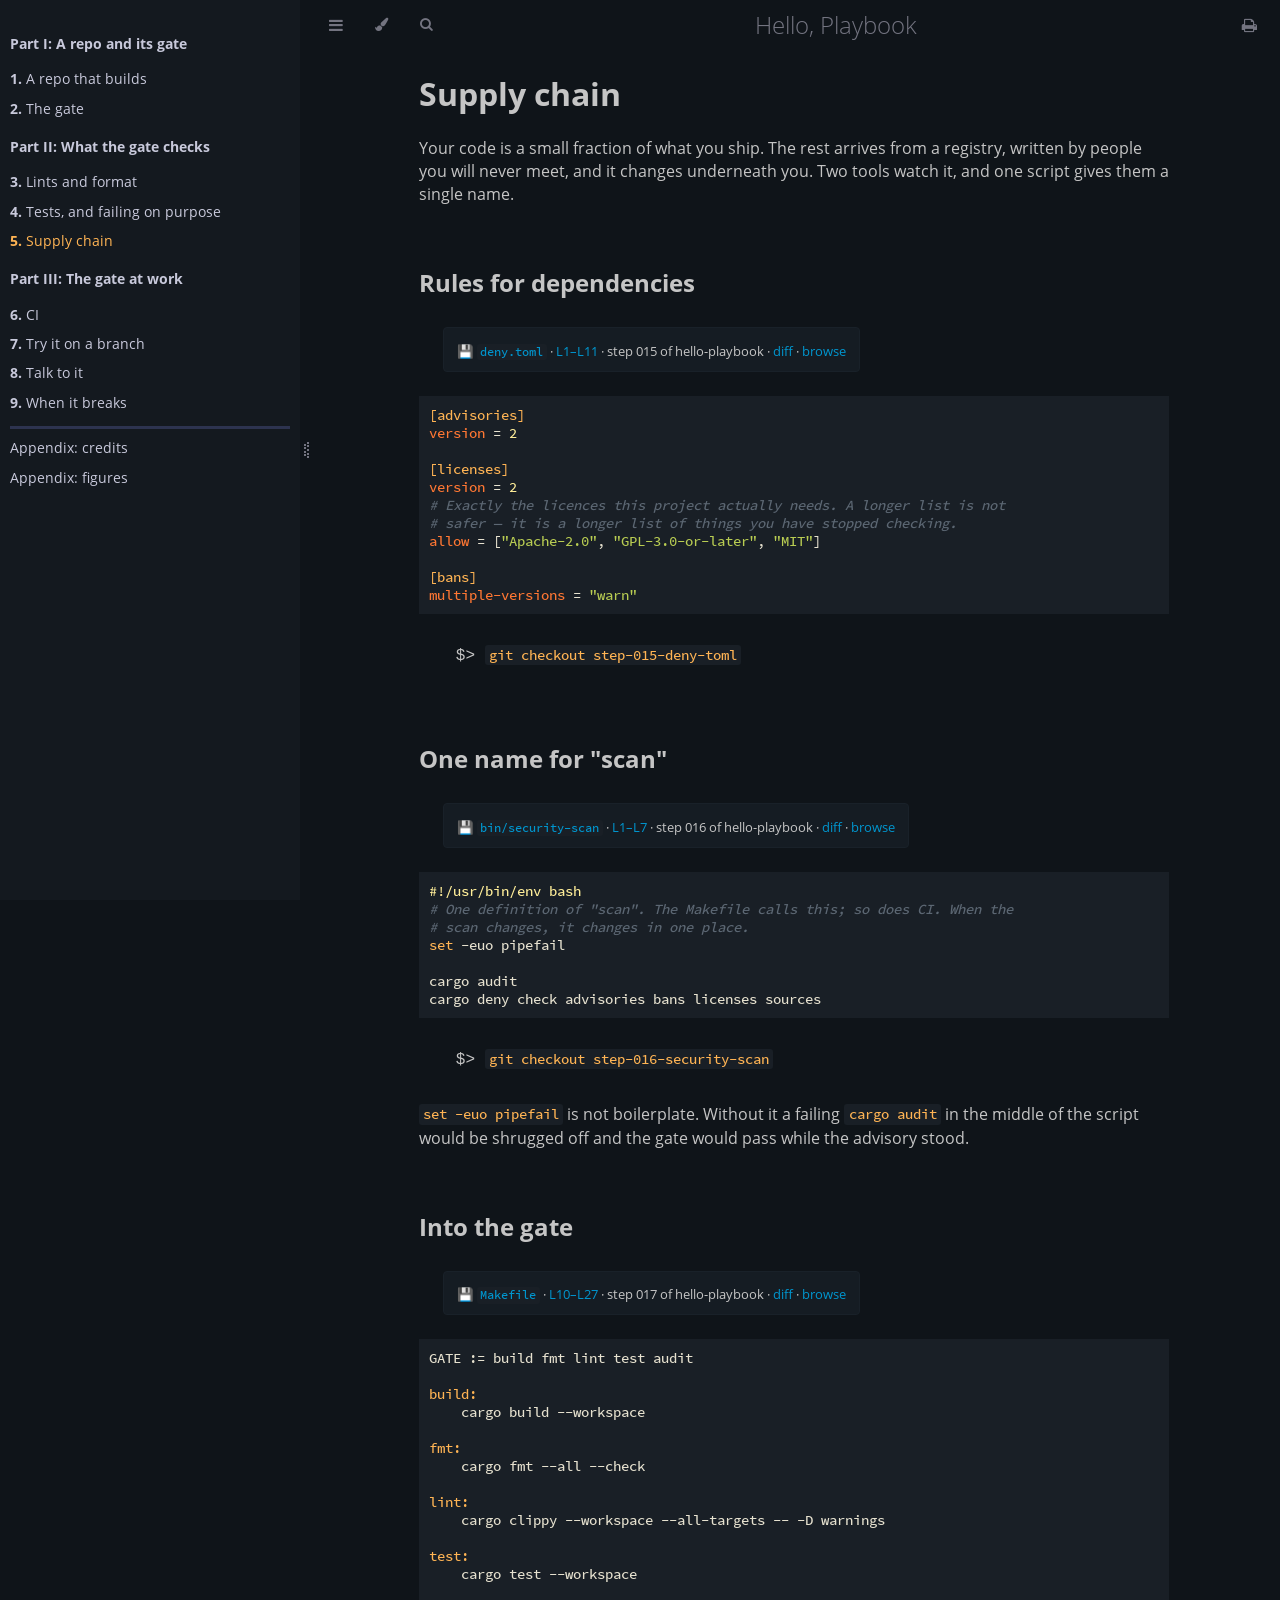
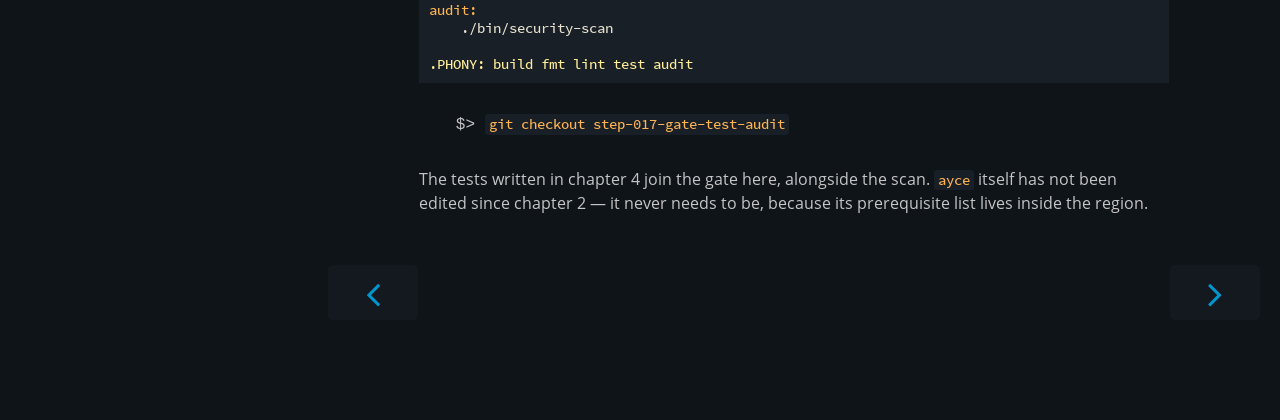
<file: ch05-supply-chain.html>
<!DOCTYPE HTML>
<html lang="en" class="ayu sidebar-visible" dir="ltr">
    <head>
        <!-- Book generated using mdBook -->
        <meta charset="UTF-8">
        <title>Supply chain - Hello, Playbook</title>


        <!-- Custom HTML head -->

        <meta name="description" content="A Rust project foundation, taught as a book that builds its own repository.">
        <meta name="viewport" content="width=device-width, initial-scale=1">
        <meta name="theme-color" content="#ffffff">

        <link rel="icon" href="favicon.svg">
        <link rel="shortcut icon" href="favicon.png">
        <link rel="stylesheet" href="css/variables.css">
        <link rel="stylesheet" href="css/general.css">
        <link rel="stylesheet" href="css/chrome.css">
        <link rel="stylesheet" href="css/print.css" media="print">

        <!-- Fonts -->
        <link rel="stylesheet" href="FontAwesome/css/font-awesome.css">
        <link rel="stylesheet" href="fonts/fonts.css">

        <!-- Highlight.js Stylesheets -->
        <link rel="stylesheet" id="highlight-css" href="highlight.css">
        <link rel="stylesheet" id="tomorrow-night-css" href="tomorrow-night.css">
        <link rel="stylesheet" id="ayu-highlight-css" href="ayu-highlight.css">

        <!-- Custom theme stylesheets -->
        <link rel="stylesheet" href="theme/step-meta.css">
        <link rel="stylesheet" href="theme/figures.css">
        <link rel="stylesheet" href="theme/whole-file.css">


        <!-- Provide site root and default themes to javascript -->
        <script>
            const path_to_root = "";
            const default_light_theme = "ayu";
            const default_dark_theme = "navy";
            window.path_to_searchindex_js = "searchindex.js";
        </script>
        <!-- Start loading toc.js asap -->
        <script src="toc.js"></script>
    </head>
    <body>
    <div id="mdbook-help-container">
        <div id="mdbook-help-popup">
            <h2 class="mdbook-help-title">Keyboard shortcuts</h2>
            <div>
                <p>Press <kbd>←</kbd> or <kbd>→</kbd> to navigate between chapters</p>
                <p>Press <kbd>S</kbd> or <kbd>/</kbd> to search in the book</p>
                <p>Press <kbd>?</kbd> to show this help</p>
                <p>Press <kbd>Esc</kbd> to hide this help</p>
            </div>
        </div>
    </div>
    <div id="body-container">
        <!-- Work around some values being stored in localStorage wrapped in quotes -->
        <script>
            try {
                let theme = localStorage.getItem('mdbook-theme');
                let sidebar = localStorage.getItem('mdbook-sidebar');

                if (theme.startsWith('"') && theme.endsWith('"')) {
                    localStorage.setItem('mdbook-theme', theme.slice(1, theme.length - 1));
                }

                if (sidebar.startsWith('"') && sidebar.endsWith('"')) {
                    localStorage.setItem('mdbook-sidebar', sidebar.slice(1, sidebar.length - 1));
                }
            } catch (e) { }
        </script>

        <!-- Set the theme before any content is loaded, prevents flash -->
        <script>
            const default_theme = window.matchMedia("(prefers-color-scheme: dark)").matches ? default_dark_theme : default_light_theme;
            let theme;
            try { theme = localStorage.getItem('mdbook-theme'); } catch(e) { }
            if (theme === null || theme === undefined) { theme = default_theme; }
            const html = document.documentElement;
            html.classList.remove('ayu')
            html.classList.add(theme);
            html.classList.add("js");
        </script>

        <input type="checkbox" id="sidebar-toggle-anchor" class="hidden">

        <!-- Hide / unhide sidebar before it is displayed -->
        <script>
            let sidebar = null;
            const sidebar_toggle = document.getElementById("sidebar-toggle-anchor");
            if (document.body.clientWidth >= 1080) {
                try { sidebar = localStorage.getItem('mdbook-sidebar'); } catch(e) { }
                sidebar = sidebar || 'visible';
            } else {
                sidebar = 'hidden';
                sidebar_toggle.checked = false;
            }
            if (sidebar === 'visible') {
                sidebar_toggle.checked = true;
            } else {
                html.classList.remove('sidebar-visible');
            }
        </script>

        <nav id="sidebar" class="sidebar" aria-label="Table of contents">
            <!-- populated by js -->
            <mdbook-sidebar-scrollbox class="sidebar-scrollbox"></mdbook-sidebar-scrollbox>
            <noscript>
                <iframe class="sidebar-iframe-outer" src="toc.html"></iframe>
            </noscript>
            <div id="sidebar-resize-handle" class="sidebar-resize-handle">
                <div class="sidebar-resize-indicator"></div>
            </div>
        </nav>

        <div id="page-wrapper" class="page-wrapper">

            <div class="page">
                <div id="menu-bar-hover-placeholder"></div>
                <div id="menu-bar" class="menu-bar sticky">
                    <div class="left-buttons">
                        <label id="sidebar-toggle" class="icon-button" for="sidebar-toggle-anchor" title="Toggle Table of Contents" aria-label="Toggle Table of Contents" aria-controls="sidebar">
                            <i class="fa fa-bars"></i>
                        </label>
                        <button id="theme-toggle" class="icon-button" type="button" title="Change theme" aria-label="Change theme" aria-haspopup="true" aria-expanded="false" aria-controls="theme-list">
                            <i class="fa fa-paint-brush"></i>
                        </button>
                        <ul id="theme-list" class="theme-popup" aria-label="Themes" role="menu">
                            <li role="none"><button role="menuitem" class="theme" id="default_theme">Auto</button></li>
                            <li role="none"><button role="menuitem" class="theme" id="light">Light</button></li>
                            <li role="none"><button role="menuitem" class="theme" id="rust">Rust</button></li>
                            <li role="none"><button role="menuitem" class="theme" id="coal">Coal</button></li>
                            <li role="none"><button role="menuitem" class="theme" id="navy">Navy</button></li>
                            <li role="none"><button role="menuitem" class="theme" id="ayu">Ayu</button></li>
                        </ul>
                        <button id="search-toggle" class="icon-button" type="button" title="Search (`/`)" aria-label="Toggle Searchbar" aria-expanded="false" aria-keyshortcuts="/ s" aria-controls="searchbar">
                            <i class="fa fa-search"></i>
                        </button>
                    </div>

                    <h1 class="menu-title">Hello, Playbook</h1>

                    <div class="right-buttons">
                        <a href="print.html" title="Print this book" aria-label="Print this book">
                            <i id="print-button" class="fa fa-print"></i>
                        </a>

                    </div>
                </div>

                <div id="search-wrapper" class="hidden">
                    <form id="searchbar-outer" class="searchbar-outer">
                        <div class="search-wrapper">
                            <input type="search" id="searchbar" name="searchbar" placeholder="Search this book ..." aria-controls="searchresults-outer" aria-describedby="searchresults-header">
                            <div class="spinner-wrapper">
                                <i class="fa fa-spinner fa-spin"></i>
                            </div>
                        </div>
                    </form>
                    <div id="searchresults-outer" class="searchresults-outer hidden">
                        <div id="searchresults-header" class="searchresults-header"></div>
                        <ul id="searchresults">
                        </ul>
                    </div>
                </div>

                <!-- Apply ARIA attributes after the sidebar and the sidebar toggle button are added to the DOM -->
                <script>
                    document.getElementById('sidebar-toggle').setAttribute('aria-expanded', sidebar === 'visible');
                    document.getElementById('sidebar').setAttribute('aria-hidden', sidebar !== 'visible');
                    Array.from(document.querySelectorAll('#sidebar a')).forEach(function(link) {
                        link.setAttribute('tabIndex', sidebar === 'visible' ? 0 : -1);
                    });
                </script>

                <div id="content" class="content">
                    <main>
                        <h1 id="supply-chain"><a class="header" href="#supply-chain">Supply chain</a></h1>
<p>Your code is a small fraction of what you ship. The rest arrives from a
registry, written by people you will never meet, and it changes underneath you.
Two tools watch it, and one script gives them a single name.</p>
<h2 id="rules-for-dependencies"><a class="header" href="#rules-for-dependencies">Rules for dependencies</a></h2>
<p><a id="step-deny-toml"></a>
<span class="step-meta"><sub><a href="https://github.com/abstecker/hello-playbook/blob/step-015-deny-toml/deny.toml" title="View full file">💾 <code>deny.toml</code></a> · <a href="https://github.com/abstecker/hello-playbook/blob/step-015-deny-toml/deny.toml#L1-L11" title="View source">L1–L11</a> · step 015 of hello-playbook · <a href="https://github.com/abstecker/hello-playbook/commit/step-015-deny-toml" title="View diff">diff</a> · <a href="https://github.com/abstecker/hello-playbook/tree/step-015-deny-toml" title="Browse repo">browse</a></sub></span></p>
<pre><code class="language-toml">[advisories]
version = 2

[licenses]
version = 2
# Exactly the licences this project actually needs. A longer list is not
# safer — it is a longer list of things you have stopped checking.
allow = ["Apache-2.0", "GPL-3.0-or-later", "MIT"]

[bans]
multiple-versions = "warn"
</code></pre>
<p><span class="step-checkout">$&gt; <code>git checkout step-015-deny-toml</code></span></p>
<h2 id="one-name-for-scan"><a class="header" href="#one-name-for-scan">One name for "scan"</a></h2>
<p><a id="step-security-scan"></a>
<span class="step-meta"><sub><a href="https://github.com/abstecker/hello-playbook/blob/step-016-security-scan/bin/security-scan" title="View full file">💾 <code>bin/security-scan</code></a> · <a href="https://github.com/abstecker/hello-playbook/blob/step-016-security-scan/bin/security-scan#L1-L7" title="View source">L1–L7</a> · step 016 of hello-playbook · <a href="https://github.com/abstecker/hello-playbook/commit/step-016-security-scan" title="View diff">diff</a> · <a href="https://github.com/abstecker/hello-playbook/tree/step-016-security-scan" title="Browse repo">browse</a></sub></span></p>
<pre><code class="language-bash">#!/usr/bin/env bash
# One definition of "scan". The Makefile calls this; so does CI. When the
# scan changes, it changes in one place.
set -euo pipefail

cargo audit
cargo deny check advisories bans licenses sources
</code></pre>
<p><span class="step-checkout">$&gt; <code>git checkout step-016-security-scan</code></span></p>
<p><code>set -euo pipefail</code> is not boilerplate. Without it a failing <code>cargo audit</code> in
the middle of the script would be shrugged off and the gate would pass while the
advisory stood.</p>
<h2 id="into-the-gate"><a class="header" href="#into-the-gate">Into the gate</a></h2>
<p><a id="step-gate-test-audit"></a>
<span class="step-meta"><sub><a href="https://github.com/abstecker/hello-playbook/blob/step-017-gate-test-audit/Makefile" title="View full file">💾 <code>Makefile</code></a> · <a href="https://github.com/abstecker/hello-playbook/blob/step-017-gate-test-audit/Makefile#L10-L27" title="View source">L10–L27</a> · step 017 of hello-playbook · <a href="https://github.com/abstecker/hello-playbook/commit/step-017-gate-test-audit" title="View diff">diff</a> · <a href="https://github.com/abstecker/hello-playbook/tree/step-017-gate-test-audit" title="Browse repo">browse</a></sub></span></p>
<pre><code class="language-makefile">GATE := build fmt lint test audit

build:
	cargo build --workspace

fmt:
	cargo fmt --all --check

lint:
	cargo clippy --workspace --all-targets -- -D warnings

test:
	cargo test --workspace

audit:
	./bin/security-scan

.PHONY: build fmt lint test audit
</code></pre>
<p><span class="step-checkout">$&gt; <code>git checkout step-017-gate-test-audit</code></span></p>
<p>The tests written in chapter 4 join the gate here, alongside the scan. <code>ayce</code>
itself has not been edited since chapter 2 — it never needs to be, because its
prerequisite list lives inside the region.</p>

                    </main>

                    <nav class="nav-wrapper" aria-label="Page navigation">
                        <!-- Mobile navigation buttons -->
                            <a rel="prev" href="ch04-tests-and-failing-on-purpose.html" class="mobile-nav-chapters previous" title="Previous chapter" aria-label="Previous chapter" aria-keyshortcuts="Left">
                                <i class="fa fa-angle-left"></i>
                            </a>

                            <a rel="next prefetch" href="ch06-ci.html" class="mobile-nav-chapters next" title="Next chapter" aria-label="Next chapter" aria-keyshortcuts="Right">
                                <i class="fa fa-angle-right"></i>
                            </a>

                        <div style="clear: both"></div>
                    </nav>
                </div>
            </div>

            <nav class="nav-wide-wrapper" aria-label="Page navigation">
                    <a rel="prev" href="ch04-tests-and-failing-on-purpose.html" class="nav-chapters previous" title="Previous chapter" aria-label="Previous chapter" aria-keyshortcuts="Left">
                        <i class="fa fa-angle-left"></i>
                    </a>

                    <a rel="next prefetch" href="ch06-ci.html" class="nav-chapters next" title="Next chapter" aria-label="Next chapter" aria-keyshortcuts="Right">
                        <i class="fa fa-angle-right"></i>
                    </a>
            </nav>

        </div>




        <script>
            window.playground_copyable = true;
        </script>


        <script src="elasticlunr.min.js"></script>
        <script src="mark.min.js"></script>
        <script src="searcher.js"></script>

        <script src="clipboard.min.js"></script>
        <script src="highlight.js"></script>
        <script src="book.js"></script>

        <!-- Custom JS scripts -->
        <script src="theme/figures.js"></script>
        <script src="theme/pk-elements.js"></script>
        <script src="theme/whole-file.js"></script>



    </div>
    </body>
</html>
</file>
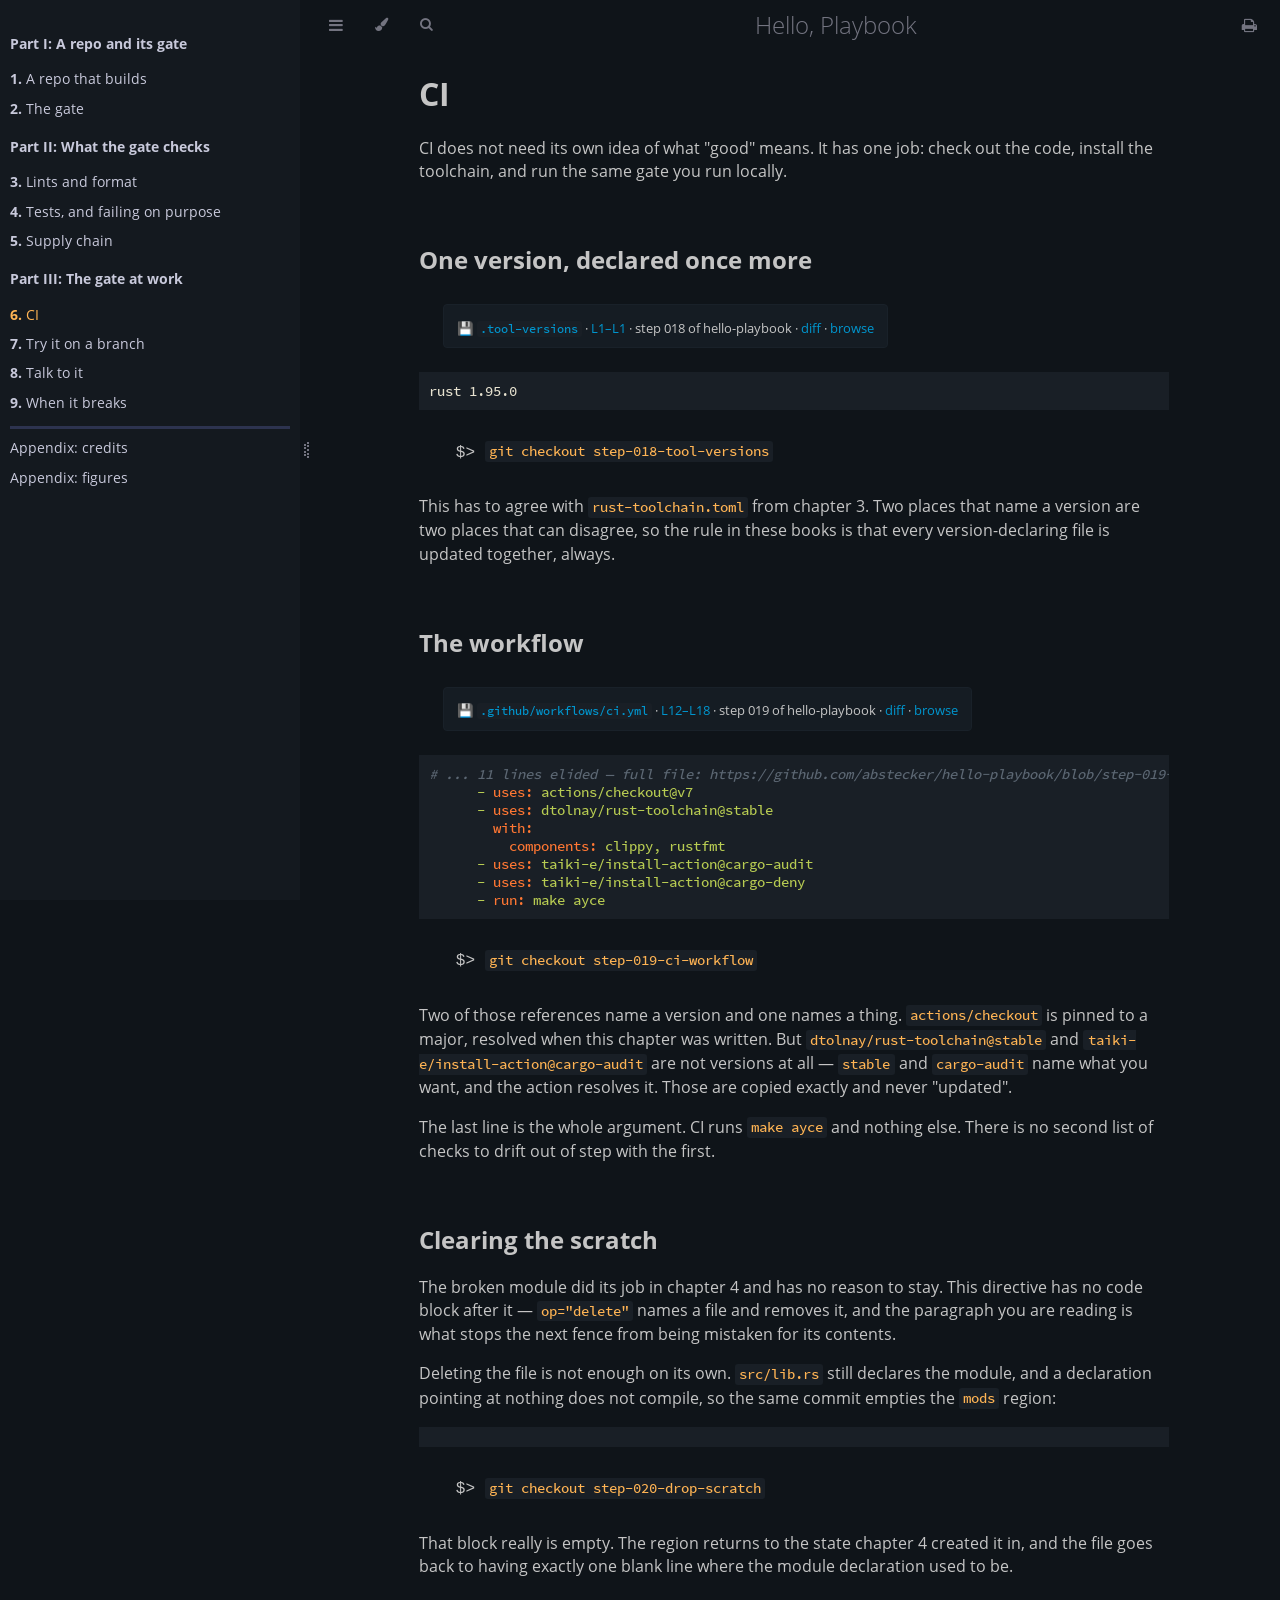
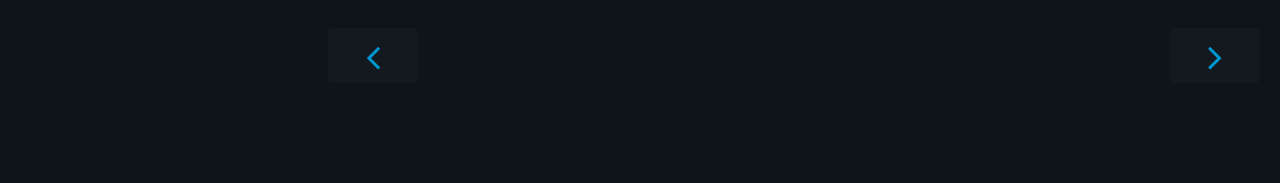
<file: ch06-ci.html>
<!DOCTYPE HTML>
<html lang="en" class="ayu sidebar-visible" dir="ltr">
    <head>
        <!-- Book generated using mdBook -->
        <meta charset="UTF-8">
        <title>CI - Hello, Playbook</title>


        <!-- Custom HTML head -->

        <meta name="description" content="A Rust project foundation, taught as a book that builds its own repository.">
        <meta name="viewport" content="width=device-width, initial-scale=1">
        <meta name="theme-color" content="#ffffff">

        <link rel="icon" href="favicon.svg">
        <link rel="shortcut icon" href="favicon.png">
        <link rel="stylesheet" href="css/variables.css">
        <link rel="stylesheet" href="css/general.css">
        <link rel="stylesheet" href="css/chrome.css">
        <link rel="stylesheet" href="css/print.css" media="print">

        <!-- Fonts -->
        <link rel="stylesheet" href="FontAwesome/css/font-awesome.css">
        <link rel="stylesheet" href="fonts/fonts.css">

        <!-- Highlight.js Stylesheets -->
        <link rel="stylesheet" id="highlight-css" href="highlight.css">
        <link rel="stylesheet" id="tomorrow-night-css" href="tomorrow-night.css">
        <link rel="stylesheet" id="ayu-highlight-css" href="ayu-highlight.css">

        <!-- Custom theme stylesheets -->
        <link rel="stylesheet" href="theme/step-meta.css">
        <link rel="stylesheet" href="theme/figures.css">
        <link rel="stylesheet" href="theme/whole-file.css">


        <!-- Provide site root and default themes to javascript -->
        <script>
            const path_to_root = "";
            const default_light_theme = "ayu";
            const default_dark_theme = "navy";
            window.path_to_searchindex_js = "searchindex.js";
        </script>
        <!-- Start loading toc.js asap -->
        <script src="toc.js"></script>
    </head>
    <body>
    <div id="mdbook-help-container">
        <div id="mdbook-help-popup">
            <h2 class="mdbook-help-title">Keyboard shortcuts</h2>
            <div>
                <p>Press <kbd>←</kbd> or <kbd>→</kbd> to navigate between chapters</p>
                <p>Press <kbd>S</kbd> or <kbd>/</kbd> to search in the book</p>
                <p>Press <kbd>?</kbd> to show this help</p>
                <p>Press <kbd>Esc</kbd> to hide this help</p>
            </div>
        </div>
    </div>
    <div id="body-container">
        <!-- Work around some values being stored in localStorage wrapped in quotes -->
        <script>
            try {
                let theme = localStorage.getItem('mdbook-theme');
                let sidebar = localStorage.getItem('mdbook-sidebar');

                if (theme.startsWith('"') && theme.endsWith('"')) {
                    localStorage.setItem('mdbook-theme', theme.slice(1, theme.length - 1));
                }

                if (sidebar.startsWith('"') && sidebar.endsWith('"')) {
                    localStorage.setItem('mdbook-sidebar', sidebar.slice(1, sidebar.length - 1));
                }
            } catch (e) { }
        </script>

        <!-- Set the theme before any content is loaded, prevents flash -->
        <script>
            const default_theme = window.matchMedia("(prefers-color-scheme: dark)").matches ? default_dark_theme : default_light_theme;
            let theme;
            try { theme = localStorage.getItem('mdbook-theme'); } catch(e) { }
            if (theme === null || theme === undefined) { theme = default_theme; }
            const html = document.documentElement;
            html.classList.remove('ayu')
            html.classList.add(theme);
            html.classList.add("js");
        </script>

        <input type="checkbox" id="sidebar-toggle-anchor" class="hidden">

        <!-- Hide / unhide sidebar before it is displayed -->
        <script>
            let sidebar = null;
            const sidebar_toggle = document.getElementById("sidebar-toggle-anchor");
            if (document.body.clientWidth >= 1080) {
                try { sidebar = localStorage.getItem('mdbook-sidebar'); } catch(e) { }
                sidebar = sidebar || 'visible';
            } else {
                sidebar = 'hidden';
                sidebar_toggle.checked = false;
            }
            if (sidebar === 'visible') {
                sidebar_toggle.checked = true;
            } else {
                html.classList.remove('sidebar-visible');
            }
        </script>

        <nav id="sidebar" class="sidebar" aria-label="Table of contents">
            <!-- populated by js -->
            <mdbook-sidebar-scrollbox class="sidebar-scrollbox"></mdbook-sidebar-scrollbox>
            <noscript>
                <iframe class="sidebar-iframe-outer" src="toc.html"></iframe>
            </noscript>
            <div id="sidebar-resize-handle" class="sidebar-resize-handle">
                <div class="sidebar-resize-indicator"></div>
            </div>
        </nav>

        <div id="page-wrapper" class="page-wrapper">

            <div class="page">
                <div id="menu-bar-hover-placeholder"></div>
                <div id="menu-bar" class="menu-bar sticky">
                    <div class="left-buttons">
                        <label id="sidebar-toggle" class="icon-button" for="sidebar-toggle-anchor" title="Toggle Table of Contents" aria-label="Toggle Table of Contents" aria-controls="sidebar">
                            <i class="fa fa-bars"></i>
                        </label>
                        <button id="theme-toggle" class="icon-button" type="button" title="Change theme" aria-label="Change theme" aria-haspopup="true" aria-expanded="false" aria-controls="theme-list">
                            <i class="fa fa-paint-brush"></i>
                        </button>
                        <ul id="theme-list" class="theme-popup" aria-label="Themes" role="menu">
                            <li role="none"><button role="menuitem" class="theme" id="default_theme">Auto</button></li>
                            <li role="none"><button role="menuitem" class="theme" id="light">Light</button></li>
                            <li role="none"><button role="menuitem" class="theme" id="rust">Rust</button></li>
                            <li role="none"><button role="menuitem" class="theme" id="coal">Coal</button></li>
                            <li role="none"><button role="menuitem" class="theme" id="navy">Navy</button></li>
                            <li role="none"><button role="menuitem" class="theme" id="ayu">Ayu</button></li>
                        </ul>
                        <button id="search-toggle" class="icon-button" type="button" title="Search (`/`)" aria-label="Toggle Searchbar" aria-expanded="false" aria-keyshortcuts="/ s" aria-controls="searchbar">
                            <i class="fa fa-search"></i>
                        </button>
                    </div>

                    <h1 class="menu-title">Hello, Playbook</h1>

                    <div class="right-buttons">
                        <a href="print.html" title="Print this book" aria-label="Print this book">
                            <i id="print-button" class="fa fa-print"></i>
                        </a>

                    </div>
                </div>

                <div id="search-wrapper" class="hidden">
                    <form id="searchbar-outer" class="searchbar-outer">
                        <div class="search-wrapper">
                            <input type="search" id="searchbar" name="searchbar" placeholder="Search this book ..." aria-controls="searchresults-outer" aria-describedby="searchresults-header">
                            <div class="spinner-wrapper">
                                <i class="fa fa-spinner fa-spin"></i>
                            </div>
                        </div>
                    </form>
                    <div id="searchresults-outer" class="searchresults-outer hidden">
                        <div id="searchresults-header" class="searchresults-header"></div>
                        <ul id="searchresults">
                        </ul>
                    </div>
                </div>

                <!-- Apply ARIA attributes after the sidebar and the sidebar toggle button are added to the DOM -->
                <script>
                    document.getElementById('sidebar-toggle').setAttribute('aria-expanded', sidebar === 'visible');
                    document.getElementById('sidebar').setAttribute('aria-hidden', sidebar !== 'visible');
                    Array.from(document.querySelectorAll('#sidebar a')).forEach(function(link) {
                        link.setAttribute('tabIndex', sidebar === 'visible' ? 0 : -1);
                    });
                </script>

                <div id="content" class="content">
                    <main>
                        <h1 id="ci"><a class="header" href="#ci">CI</a></h1>
<p>CI does not need its own idea of what "good" means. It has one job: check out
the code, install the toolchain, and run the same gate you run locally.</p>
<h2 id="one-version-declared-once-more"><a class="header" href="#one-version-declared-once-more">One version, declared once more</a></h2>
<p><a id="step-tool-versions"></a>
<span class="step-meta"><sub><a href="https://github.com/abstecker/hello-playbook/blob/step-018-tool-versions/.tool-versions" title="View full file">💾 <code>.tool-versions</code></a> · <a href="https://github.com/abstecker/hello-playbook/blob/step-018-tool-versions/.tool-versions#L1-L1" title="View source">L1–L1</a> · step 018 of hello-playbook · <a href="https://github.com/abstecker/hello-playbook/commit/step-018-tool-versions" title="View diff">diff</a> · <a href="https://github.com/abstecker/hello-playbook/tree/step-018-tool-versions" title="Browse repo">browse</a></sub></span></p>
<pre><code class="language-text">rust 1.95.0
</code></pre>
<p><span class="step-checkout">$&gt; <code>git checkout step-018-tool-versions</code></span></p>
<p>This has to agree with <code>rust-toolchain.toml</code> from chapter 3. Two places that
name a version are two places that can disagree, so the rule in these books is
that every version-declaring file is updated together, always.</p>
<h2 id="the-workflow"><a class="header" href="#the-workflow">The workflow</a></h2>
<p><a id="step-ci-workflow"></a>
<span class="step-meta"><sub><a href="https://github.com/abstecker/hello-playbook/blob/step-019-ci-workflow/.github/workflows/ci.yml" title="View full file">💾 <code>.github/workflows/ci.yml</code></a> · <a href="https://github.com/abstecker/hello-playbook/blob/step-019-ci-workflow/.github/workflows/ci.yml#L12-L18" title="View source">L12–L18</a> · step 019 of hello-playbook · <a href="https://github.com/abstecker/hello-playbook/commit/step-019-ci-workflow" title="View diff">diff</a> · <a href="https://github.com/abstecker/hello-playbook/tree/step-019-ci-workflow" title="Browse repo">browse</a></sub></span></p>
<pre><code class="language-yaml"># ... 11 lines elided — full file: https://github.com/abstecker/hello-playbook/blob/step-019-ci-workflow/.github/workflows/ci.yml
      - uses: actions/checkout@v7
      - uses: dtolnay/rust-toolchain@stable
        with:
          components: clippy, rustfmt
      - uses: taiki-e/install-action@cargo-audit
      - uses: taiki-e/install-action@cargo-deny
      - run: make ayce
</code></pre>
<p><span class="step-checkout">$&gt; <code>git checkout step-019-ci-workflow</code></span></p>
<p>Two of those references name a version and one names a thing. <code>actions/checkout</code>
is pinned to a major, resolved when this chapter was written. But
<code>dtolnay/rust-toolchain@stable</code> and <code>taiki-e/install-action@cargo-audit</code> are not
versions at all — <code>stable</code> and <code>cargo-audit</code> name what you want, and the action
resolves it. Those are copied exactly and never "updated".</p>
<p>The last line is the whole argument. CI runs <code>make ayce</code> and nothing else. There
is no second list of checks to drift out of step with the first.</p>
<h2 id="clearing-the-scratch"><a class="header" href="#clearing-the-scratch">Clearing the scratch</a></h2>
<p><a id="step-drop-scratch"></a></p>
<p>The broken module did its job in chapter 4 and has no reason to stay. This
directive has no code block after it — <code>op="delete"</code> names a file and removes
it, and the paragraph you are reading is what stops the next fence from being
mistaken for its contents.</p>
<p>Deleting the file is not enough on its own. <code>src/lib.rs</code> still declares the
module, and a declaration pointing at nothing does not compile, so the same
commit empties the <code>mods</code> region:</p>
<pre><code class="language-rust"></code></pre>
<p><span class="step-checkout">$&gt; <code>git checkout step-020-drop-scratch</code></span></p>
<p>That block really is empty. The region returns to the state chapter 4 created it
in, and the file goes back to having exactly one blank line where the module
declaration used to be.</p>

                    </main>

                    <nav class="nav-wrapper" aria-label="Page navigation">
                        <!-- Mobile navigation buttons -->
                            <a rel="prev" href="ch05-supply-chain.html" class="mobile-nav-chapters previous" title="Previous chapter" aria-label="Previous chapter" aria-keyshortcuts="Left">
                                <i class="fa fa-angle-left"></i>
                            </a>

                            <a rel="next prefetch" href="ch07-try-it-on-a-branch.html" class="mobile-nav-chapters next" title="Next chapter" aria-label="Next chapter" aria-keyshortcuts="Right">
                                <i class="fa fa-angle-right"></i>
                            </a>

                        <div style="clear: both"></div>
                    </nav>
                </div>
            </div>

            <nav class="nav-wide-wrapper" aria-label="Page navigation">
                    <a rel="prev" href="ch05-supply-chain.html" class="nav-chapters previous" title="Previous chapter" aria-label="Previous chapter" aria-keyshortcuts="Left">
                        <i class="fa fa-angle-left"></i>
                    </a>

                    <a rel="next prefetch" href="ch07-try-it-on-a-branch.html" class="nav-chapters next" title="Next chapter" aria-label="Next chapter" aria-keyshortcuts="Right">
                        <i class="fa fa-angle-right"></i>
                    </a>
            </nav>

        </div>




        <script>
            window.playground_copyable = true;
        </script>


        <script src="elasticlunr.min.js"></script>
        <script src="mark.min.js"></script>
        <script src="searcher.js"></script>

        <script src="clipboard.min.js"></script>
        <script src="highlight.js"></script>
        <script src="book.js"></script>

        <!-- Custom JS scripts -->
        <script src="theme/figures.js"></script>
        <script src="theme/pk-elements.js"></script>
        <script src="theme/whole-file.js"></script>



    </div>
    </body>
</html>
</file>
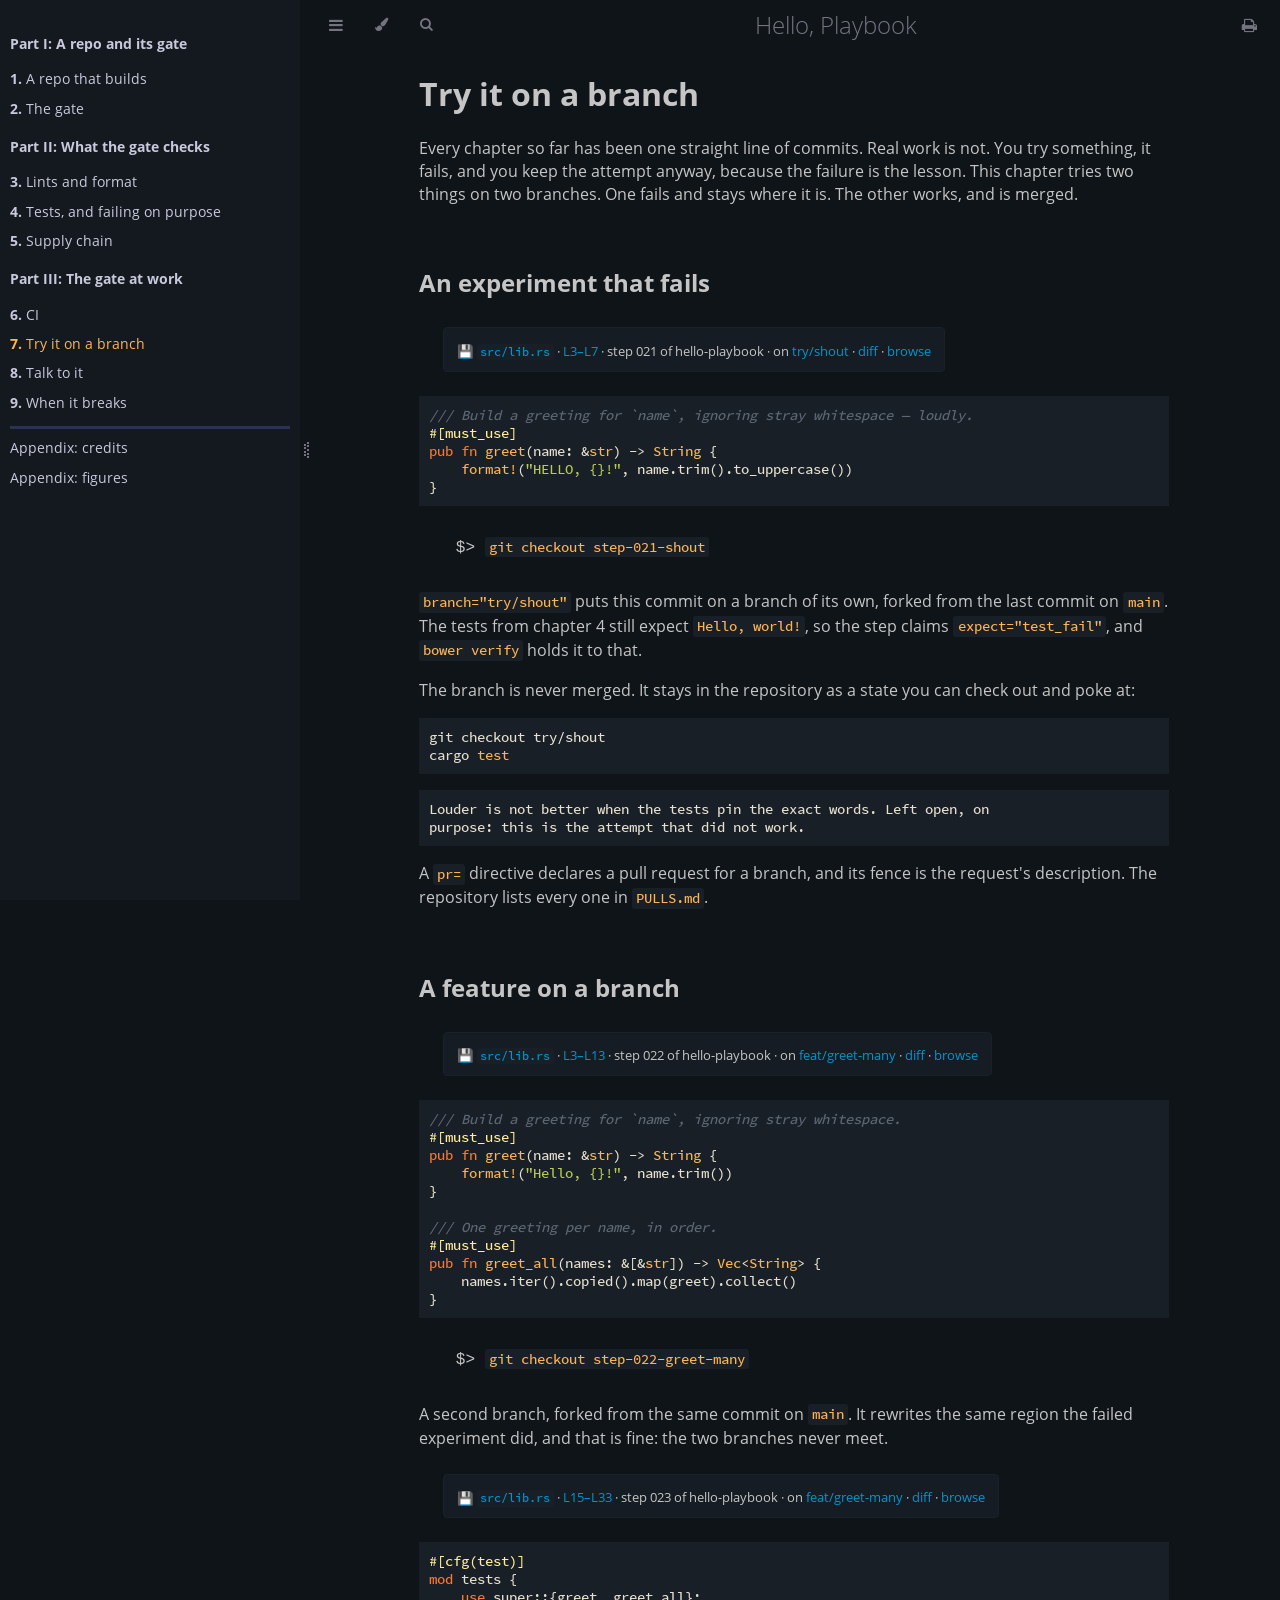
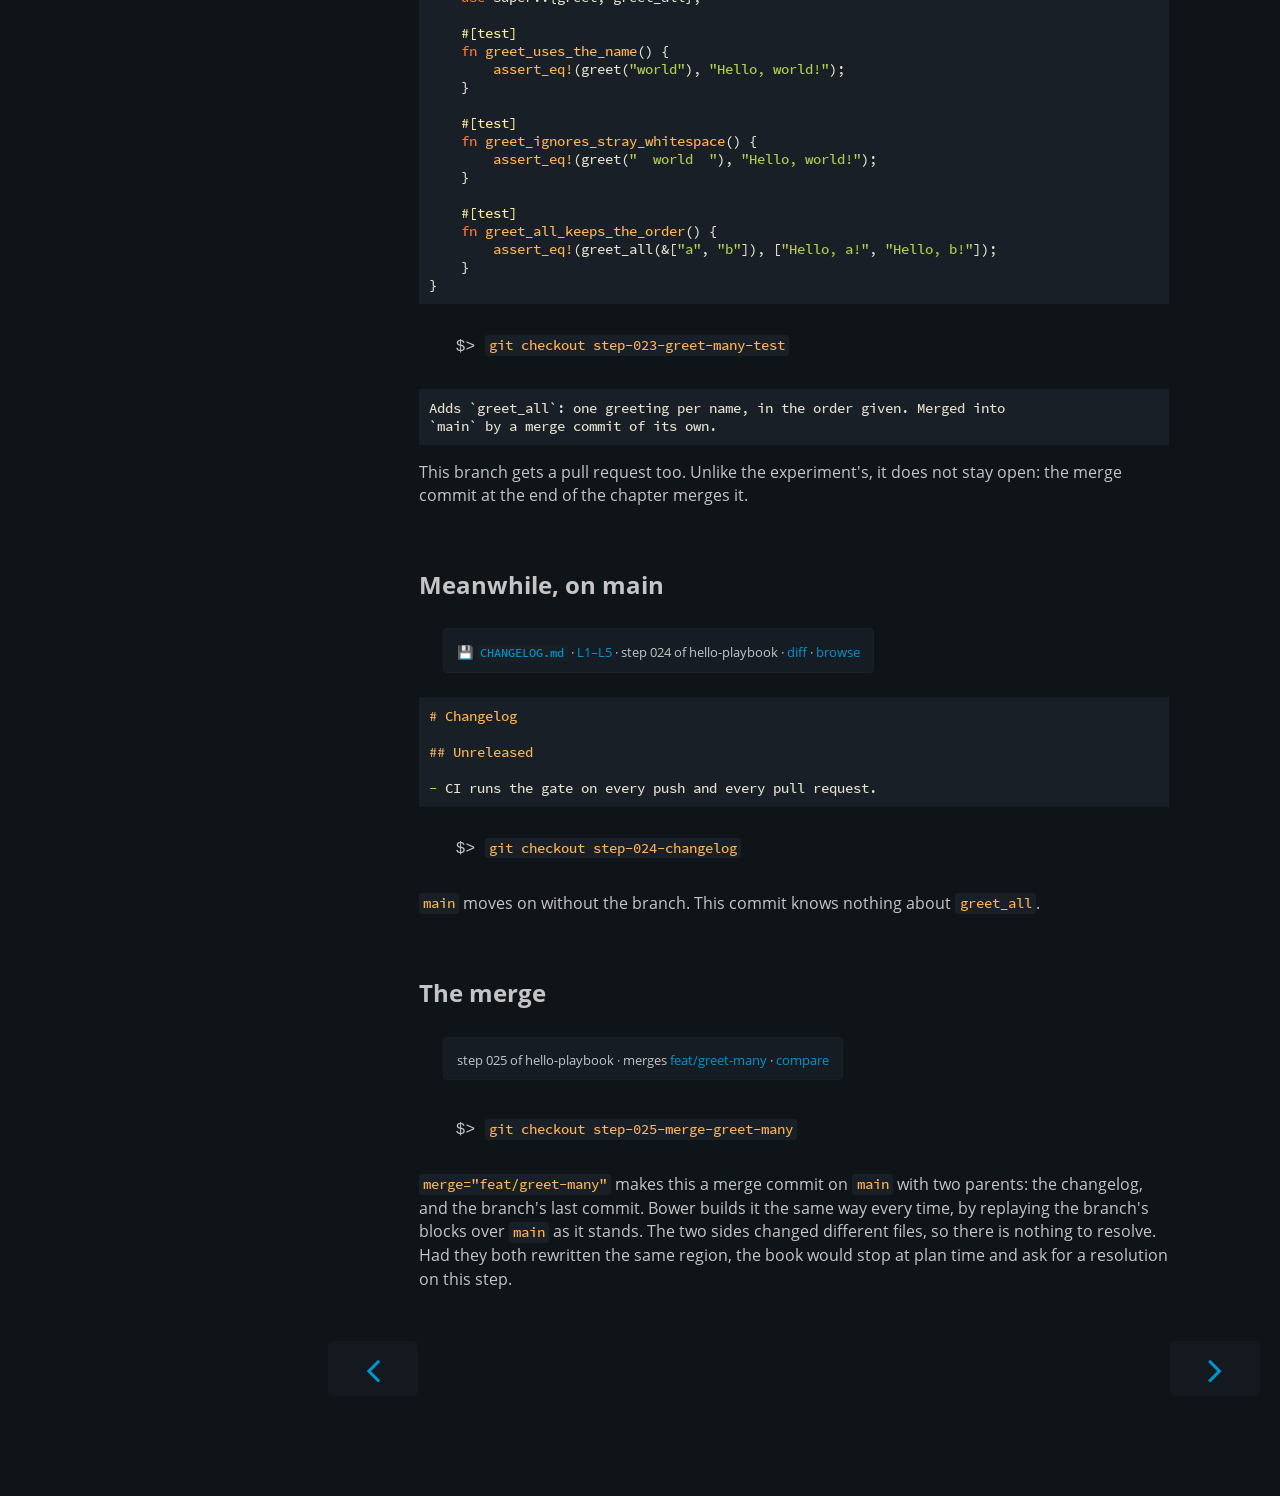
<file: ch07-try-it-on-a-branch.html>
<!DOCTYPE HTML>
<html lang="en" class="ayu sidebar-visible" dir="ltr">
    <head>
        <!-- Book generated using mdBook -->
        <meta charset="UTF-8">
        <title>Try it on a branch - Hello, Playbook</title>


        <!-- Custom HTML head -->

        <meta name="description" content="A Rust project foundation, taught as a book that builds its own repository.">
        <meta name="viewport" content="width=device-width, initial-scale=1">
        <meta name="theme-color" content="#ffffff">

        <link rel="icon" href="favicon.svg">
        <link rel="shortcut icon" href="favicon.png">
        <link rel="stylesheet" href="css/variables.css">
        <link rel="stylesheet" href="css/general.css">
        <link rel="stylesheet" href="css/chrome.css">
        <link rel="stylesheet" href="css/print.css" media="print">

        <!-- Fonts -->
        <link rel="stylesheet" href="FontAwesome/css/font-awesome.css">
        <link rel="stylesheet" href="fonts/fonts.css">

        <!-- Highlight.js Stylesheets -->
        <link rel="stylesheet" id="highlight-css" href="highlight.css">
        <link rel="stylesheet" id="tomorrow-night-css" href="tomorrow-night.css">
        <link rel="stylesheet" id="ayu-highlight-css" href="ayu-highlight.css">

        <!-- Custom theme stylesheets -->
        <link rel="stylesheet" href="theme/step-meta.css">
        <link rel="stylesheet" href="theme/figures.css">
        <link rel="stylesheet" href="theme/whole-file.css">


        <!-- Provide site root and default themes to javascript -->
        <script>
            const path_to_root = "";
            const default_light_theme = "ayu";
            const default_dark_theme = "navy";
            window.path_to_searchindex_js = "searchindex.js";
        </script>
        <!-- Start loading toc.js asap -->
        <script src="toc.js"></script>
    </head>
    <body>
    <div id="mdbook-help-container">
        <div id="mdbook-help-popup">
            <h2 class="mdbook-help-title">Keyboard shortcuts</h2>
            <div>
                <p>Press <kbd>←</kbd> or <kbd>→</kbd> to navigate between chapters</p>
                <p>Press <kbd>S</kbd> or <kbd>/</kbd> to search in the book</p>
                <p>Press <kbd>?</kbd> to show this help</p>
                <p>Press <kbd>Esc</kbd> to hide this help</p>
            </div>
        </div>
    </div>
    <div id="body-container">
        <!-- Work around some values being stored in localStorage wrapped in quotes -->
        <script>
            try {
                let theme = localStorage.getItem('mdbook-theme');
                let sidebar = localStorage.getItem('mdbook-sidebar');

                if (theme.startsWith('"') && theme.endsWith('"')) {
                    localStorage.setItem('mdbook-theme', theme.slice(1, theme.length - 1));
                }

                if (sidebar.startsWith('"') && sidebar.endsWith('"')) {
                    localStorage.setItem('mdbook-sidebar', sidebar.slice(1, sidebar.length - 1));
                }
            } catch (e) { }
        </script>

        <!-- Set the theme before any content is loaded, prevents flash -->
        <script>
            const default_theme = window.matchMedia("(prefers-color-scheme: dark)").matches ? default_dark_theme : default_light_theme;
            let theme;
            try { theme = localStorage.getItem('mdbook-theme'); } catch(e) { }
            if (theme === null || theme === undefined) { theme = default_theme; }
            const html = document.documentElement;
            html.classList.remove('ayu')
            html.classList.add(theme);
            html.classList.add("js");
        </script>

        <input type="checkbox" id="sidebar-toggle-anchor" class="hidden">

        <!-- Hide / unhide sidebar before it is displayed -->
        <script>
            let sidebar = null;
            const sidebar_toggle = document.getElementById("sidebar-toggle-anchor");
            if (document.body.clientWidth >= 1080) {
                try { sidebar = localStorage.getItem('mdbook-sidebar'); } catch(e) { }
                sidebar = sidebar || 'visible';
            } else {
                sidebar = 'hidden';
                sidebar_toggle.checked = false;
            }
            if (sidebar === 'visible') {
                sidebar_toggle.checked = true;
            } else {
                html.classList.remove('sidebar-visible');
            }
        </script>

        <nav id="sidebar" class="sidebar" aria-label="Table of contents">
            <!-- populated by js -->
            <mdbook-sidebar-scrollbox class="sidebar-scrollbox"></mdbook-sidebar-scrollbox>
            <noscript>
                <iframe class="sidebar-iframe-outer" src="toc.html"></iframe>
            </noscript>
            <div id="sidebar-resize-handle" class="sidebar-resize-handle">
                <div class="sidebar-resize-indicator"></div>
            </div>
        </nav>

        <div id="page-wrapper" class="page-wrapper">

            <div class="page">
                <div id="menu-bar-hover-placeholder"></div>
                <div id="menu-bar" class="menu-bar sticky">
                    <div class="left-buttons">
                        <label id="sidebar-toggle" class="icon-button" for="sidebar-toggle-anchor" title="Toggle Table of Contents" aria-label="Toggle Table of Contents" aria-controls="sidebar">
                            <i class="fa fa-bars"></i>
                        </label>
                        <button id="theme-toggle" class="icon-button" type="button" title="Change theme" aria-label="Change theme" aria-haspopup="true" aria-expanded="false" aria-controls="theme-list">
                            <i class="fa fa-paint-brush"></i>
                        </button>
                        <ul id="theme-list" class="theme-popup" aria-label="Themes" role="menu">
                            <li role="none"><button role="menuitem" class="theme" id="default_theme">Auto</button></li>
                            <li role="none"><button role="menuitem" class="theme" id="light">Light</button></li>
                            <li role="none"><button role="menuitem" class="theme" id="rust">Rust</button></li>
                            <li role="none"><button role="menuitem" class="theme" id="coal">Coal</button></li>
                            <li role="none"><button role="menuitem" class="theme" id="navy">Navy</button></li>
                            <li role="none"><button role="menuitem" class="theme" id="ayu">Ayu</button></li>
                        </ul>
                        <button id="search-toggle" class="icon-button" type="button" title="Search (`/`)" aria-label="Toggle Searchbar" aria-expanded="false" aria-keyshortcuts="/ s" aria-controls="searchbar">
                            <i class="fa fa-search"></i>
                        </button>
                    </div>

                    <h1 class="menu-title">Hello, Playbook</h1>

                    <div class="right-buttons">
                        <a href="print.html" title="Print this book" aria-label="Print this book">
                            <i id="print-button" class="fa fa-print"></i>
                        </a>

                    </div>
                </div>

                <div id="search-wrapper" class="hidden">
                    <form id="searchbar-outer" class="searchbar-outer">
                        <div class="search-wrapper">
                            <input type="search" id="searchbar" name="searchbar" placeholder="Search this book ..." aria-controls="searchresults-outer" aria-describedby="searchresults-header">
                            <div class="spinner-wrapper">
                                <i class="fa fa-spinner fa-spin"></i>
                            </div>
                        </div>
                    </form>
                    <div id="searchresults-outer" class="searchresults-outer hidden">
                        <div id="searchresults-header" class="searchresults-header"></div>
                        <ul id="searchresults">
                        </ul>
                    </div>
                </div>

                <!-- Apply ARIA attributes after the sidebar and the sidebar toggle button are added to the DOM -->
                <script>
                    document.getElementById('sidebar-toggle').setAttribute('aria-expanded', sidebar === 'visible');
                    document.getElementById('sidebar').setAttribute('aria-hidden', sidebar !== 'visible');
                    Array.from(document.querySelectorAll('#sidebar a')).forEach(function(link) {
                        link.setAttribute('tabIndex', sidebar === 'visible' ? 0 : -1);
                    });
                </script>

                <div id="content" class="content">
                    <main>
                        <h1 id="try-it-on-a-branch"><a class="header" href="#try-it-on-a-branch">Try it on a branch</a></h1>
<p>Every chapter so far has been one straight line of commits. Real work is not.
You try something, it fails, and you keep the attempt anyway, because the
failure is the lesson. This chapter tries two things on two branches. One fails
and stays where it is. The other works, and is merged.</p>
<h2 id="an-experiment-that-fails"><a class="header" href="#an-experiment-that-fails">An experiment that fails</a></h2>
<p><a id="step-shout"></a>
<span class="step-meta"><sub><a href="https://github.com/abstecker/hello-playbook/blob/step-021-shout/src/lib.rs" title="View full file">💾 <code>src/lib.rs</code></a> · <a href="https://github.com/abstecker/hello-playbook/blob/step-021-shout/src/lib.rs#L3-L7" title="View source">L3–L7</a> · step 021 of hello-playbook · on <a href="https://github.com/abstecker/hello-playbook/tree/try/shout" title="Browse branch">try/shout</a> · <a href="https://github.com/abstecker/hello-playbook/commit/step-021-shout" title="View diff">diff</a> · <a href="https://github.com/abstecker/hello-playbook/tree/step-021-shout" title="Browse repo">browse</a></sub></span></p>
<pre><code class="language-rust">/// Build a greeting for `name`, ignoring stray whitespace — loudly.
#[must_use]
pub fn greet(name: &amp;str) -&gt; String {
    format!("HELLO, {}!", name.trim().to_uppercase())
}</code></pre>
<p><span class="step-checkout">$&gt; <code>git checkout step-021-shout</code></span></p>
<p><code>branch="try/shout"</code> puts this commit on a branch of its own, forked from the
last commit on <code>main</code>. The tests from chapter 4 still expect <code>Hello, world!</code>,
so the step claims <code>expect="test_fail"</code>, and <code>bower verify</code> holds it to that.</p>
<p>The branch is never merged. It stays in the repository as a state you can
check out and poke at:</p>
<pre><code class="language-sh">git checkout try/shout
cargo test
</code></pre>
<pre><code class="language-markdown">Louder is not better when the tests pin the exact words. Left open, on
purpose: this is the attempt that did not work.
</code></pre>
<p>A <code>pr=</code> directive declares a pull request for a branch, and its fence is the
request's description. The repository lists every one in <code>PULLS.md</code>.</p>
<h2 id="a-feature-on-a-branch"><a class="header" href="#a-feature-on-a-branch">A feature on a branch</a></h2>
<p><a id="step-greet-many"></a>
<span class="step-meta"><sub><a href="https://github.com/abstecker/hello-playbook/blob/step-022-greet-many/src/lib.rs" title="View full file">💾 <code>src/lib.rs</code></a> · <a href="https://github.com/abstecker/hello-playbook/blob/step-022-greet-many/src/lib.rs#L3-L13" title="View source">L3–L13</a> · step 022 of hello-playbook · on <a href="https://github.com/abstecker/hello-playbook/tree/feat/greet-many" title="Browse branch">feat/greet-many</a> · <a href="https://github.com/abstecker/hello-playbook/commit/step-022-greet-many" title="View diff">diff</a> · <a href="https://github.com/abstecker/hello-playbook/tree/step-022-greet-many" title="Browse repo">browse</a></sub></span></p>
<pre><code class="language-rust">/// Build a greeting for `name`, ignoring stray whitespace.
#[must_use]
pub fn greet(name: &amp;str) -&gt; String {
    format!("Hello, {}!", name.trim())
}

/// One greeting per name, in order.
#[must_use]
pub fn greet_all(names: &amp;[&amp;str]) -&gt; Vec&lt;String&gt; {
    names.iter().copied().map(greet).collect()
}</code></pre>
<p><span class="step-checkout">$&gt; <code>git checkout step-022-greet-many</code></span></p>
<p>A second branch, forked from the same commit on <code>main</code>. It rewrites the same
region the failed experiment did, and that is fine: the two branches never
meet.</p>
<p><a id="step-greet-many-test"></a>
<span class="step-meta"><sub><a href="https://github.com/abstecker/hello-playbook/blob/step-023-greet-many-test/src/lib.rs" title="View full file">💾 <code>src/lib.rs</code></a> · <a href="https://github.com/abstecker/hello-playbook/blob/step-023-greet-many-test/src/lib.rs#L15-L33" title="View source">L15–L33</a> · step 023 of hello-playbook · on <a href="https://github.com/abstecker/hello-playbook/tree/feat/greet-many" title="Browse branch">feat/greet-many</a> · <a href="https://github.com/abstecker/hello-playbook/commit/step-023-greet-many-test" title="View diff">diff</a> · <a href="https://github.com/abstecker/hello-playbook/tree/step-023-greet-many-test" title="Browse repo">browse</a></sub></span></p>
<pre><code class="language-rust">#[cfg(test)]
mod tests {
    use super::{greet, greet_all};

    #[test]
    fn greet_uses_the_name() {
        assert_eq!(greet("world"), "Hello, world!");
    }

    #[test]
    fn greet_ignores_stray_whitespace() {
        assert_eq!(greet("  world  "), "Hello, world!");
    }

    #[test]
    fn greet_all_keeps_the_order() {
        assert_eq!(greet_all(&amp;["a", "b"]), ["Hello, a!", "Hello, b!"]);
    }
}</code></pre>
<p><span class="step-checkout">$&gt; <code>git checkout step-023-greet-many-test</code></span></p>
<pre><code class="language-markdown">Adds `greet_all`: one greeting per name, in the order given. Merged into
`main` by a merge commit of its own.
</code></pre>
<p>This branch gets a pull request too. Unlike the experiment's, it does not stay
open: the merge commit at the end of the chapter merges it.</p>
<h2 id="meanwhile-on-main"><a class="header" href="#meanwhile-on-main">Meanwhile, on main</a></h2>
<p><a id="step-changelog"></a>
<span class="step-meta"><sub><a href="https://github.com/abstecker/hello-playbook/blob/step-024-changelog/CHANGELOG.md" title="View full file">💾 <code>CHANGELOG.md</code></a> · <a href="https://github.com/abstecker/hello-playbook/blob/step-024-changelog/CHANGELOG.md#L1-L5" title="View source">L1–L5</a> · step 024 of hello-playbook · <a href="https://github.com/abstecker/hello-playbook/commit/step-024-changelog" title="View diff">diff</a> · <a href="https://github.com/abstecker/hello-playbook/tree/step-024-changelog" title="Browse repo">browse</a></sub></span></p>
<pre><code class="language-markdown"># Changelog

## Unreleased

- CI runs the gate on every push and every pull request.
</code></pre>
<p><span class="step-checkout">$&gt; <code>git checkout step-024-changelog</code></span></p>
<p><code>main</code> moves on without the branch. This commit knows nothing about
<code>greet_all</code>.</p>
<h2 id="the-merge"><a class="header" href="#the-merge">The merge</a></h2>
<p><a id="step-merge-greet-many"></a>
<span class="step-meta"><sub>step 025 of hello-playbook · merges <a href="https://github.com/abstecker/hello-playbook/tree/feat/greet-many" title="Browse branch">feat/greet-many</a> · <a href="https://github.com/abstecker/hello-playbook/compare/step-024-changelog...step-023-greet-many-test" title="Compare">compare</a></sub></span></p>
<p><span class="step-checkout">$&gt; <code>git checkout step-025-merge-greet-many</code></span></p>
<p><code>merge="feat/greet-many"</code> makes this a merge commit on <code>main</code> with two parents:
the changelog, and the branch's last commit. Bower builds it the same way every
time, by replaying the branch's blocks over <code>main</code> as it stands. The two sides
changed different files, so there is nothing to resolve. Had they both
rewritten the same region, the book would stop at plan time and ask for a
resolution on this step.</p>

                    </main>

                    <nav class="nav-wrapper" aria-label="Page navigation">
                        <!-- Mobile navigation buttons -->
                            <a rel="prev" href="ch06-ci.html" class="mobile-nav-chapters previous" title="Previous chapter" aria-label="Previous chapter" aria-keyshortcuts="Left">
                                <i class="fa fa-angle-left"></i>
                            </a>

                            <a rel="next prefetch" href="ch08-talk-to-it.html" class="mobile-nav-chapters next" title="Next chapter" aria-label="Next chapter" aria-keyshortcuts="Right">
                                <i class="fa fa-angle-right"></i>
                            </a>

                        <div style="clear: both"></div>
                    </nav>
                </div>
            </div>

            <nav class="nav-wide-wrapper" aria-label="Page navigation">
                    <a rel="prev" href="ch06-ci.html" class="nav-chapters previous" title="Previous chapter" aria-label="Previous chapter" aria-keyshortcuts="Left">
                        <i class="fa fa-angle-left"></i>
                    </a>

                    <a rel="next prefetch" href="ch08-talk-to-it.html" class="nav-chapters next" title="Next chapter" aria-label="Next chapter" aria-keyshortcuts="Right">
                        <i class="fa fa-angle-right"></i>
                    </a>
            </nav>

        </div>




        <script>
            window.playground_copyable = true;
        </script>


        <script src="elasticlunr.min.js"></script>
        <script src="mark.min.js"></script>
        <script src="searcher.js"></script>

        <script src="clipboard.min.js"></script>
        <script src="highlight.js"></script>
        <script src="book.js"></script>

        <!-- Custom JS scripts -->
        <script src="theme/figures.js"></script>
        <script src="theme/pk-elements.js"></script>
        <script src="theme/whole-file.js"></script>



    </div>
    </body>
</html>
</file>
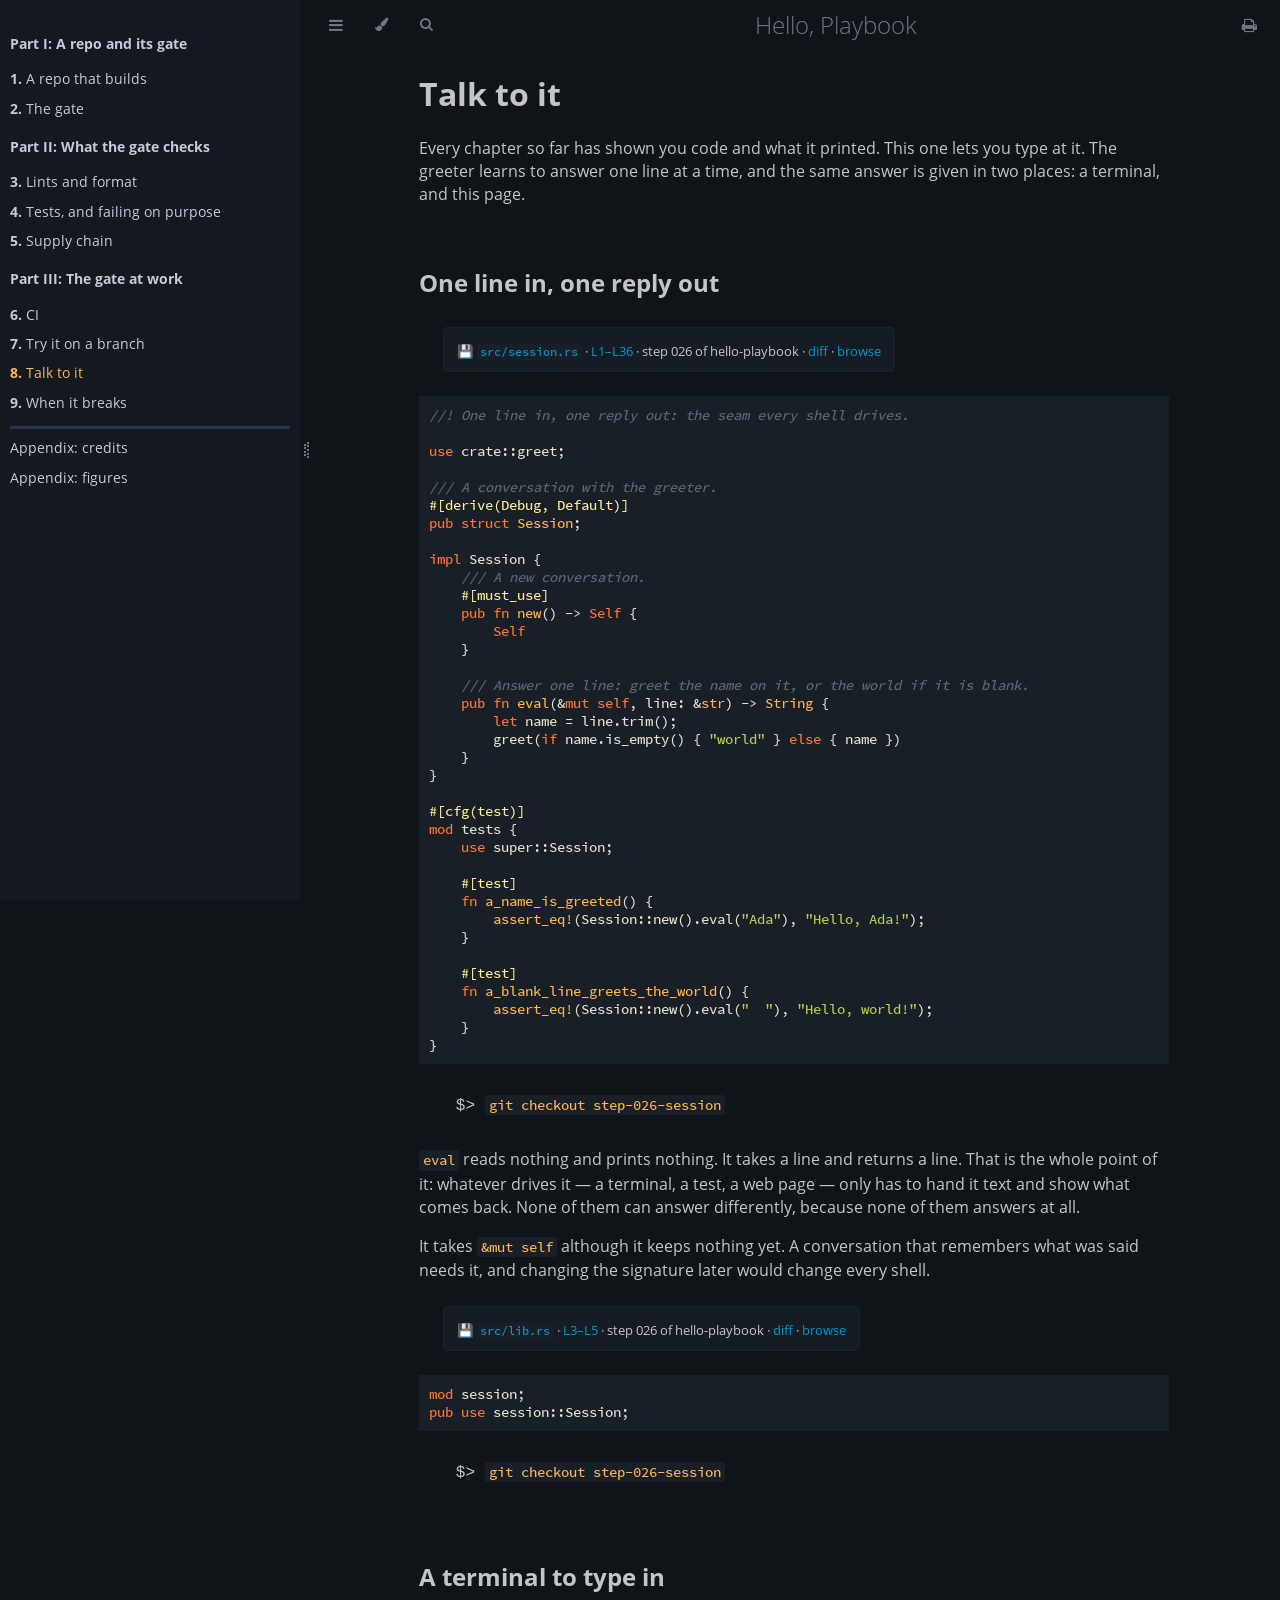
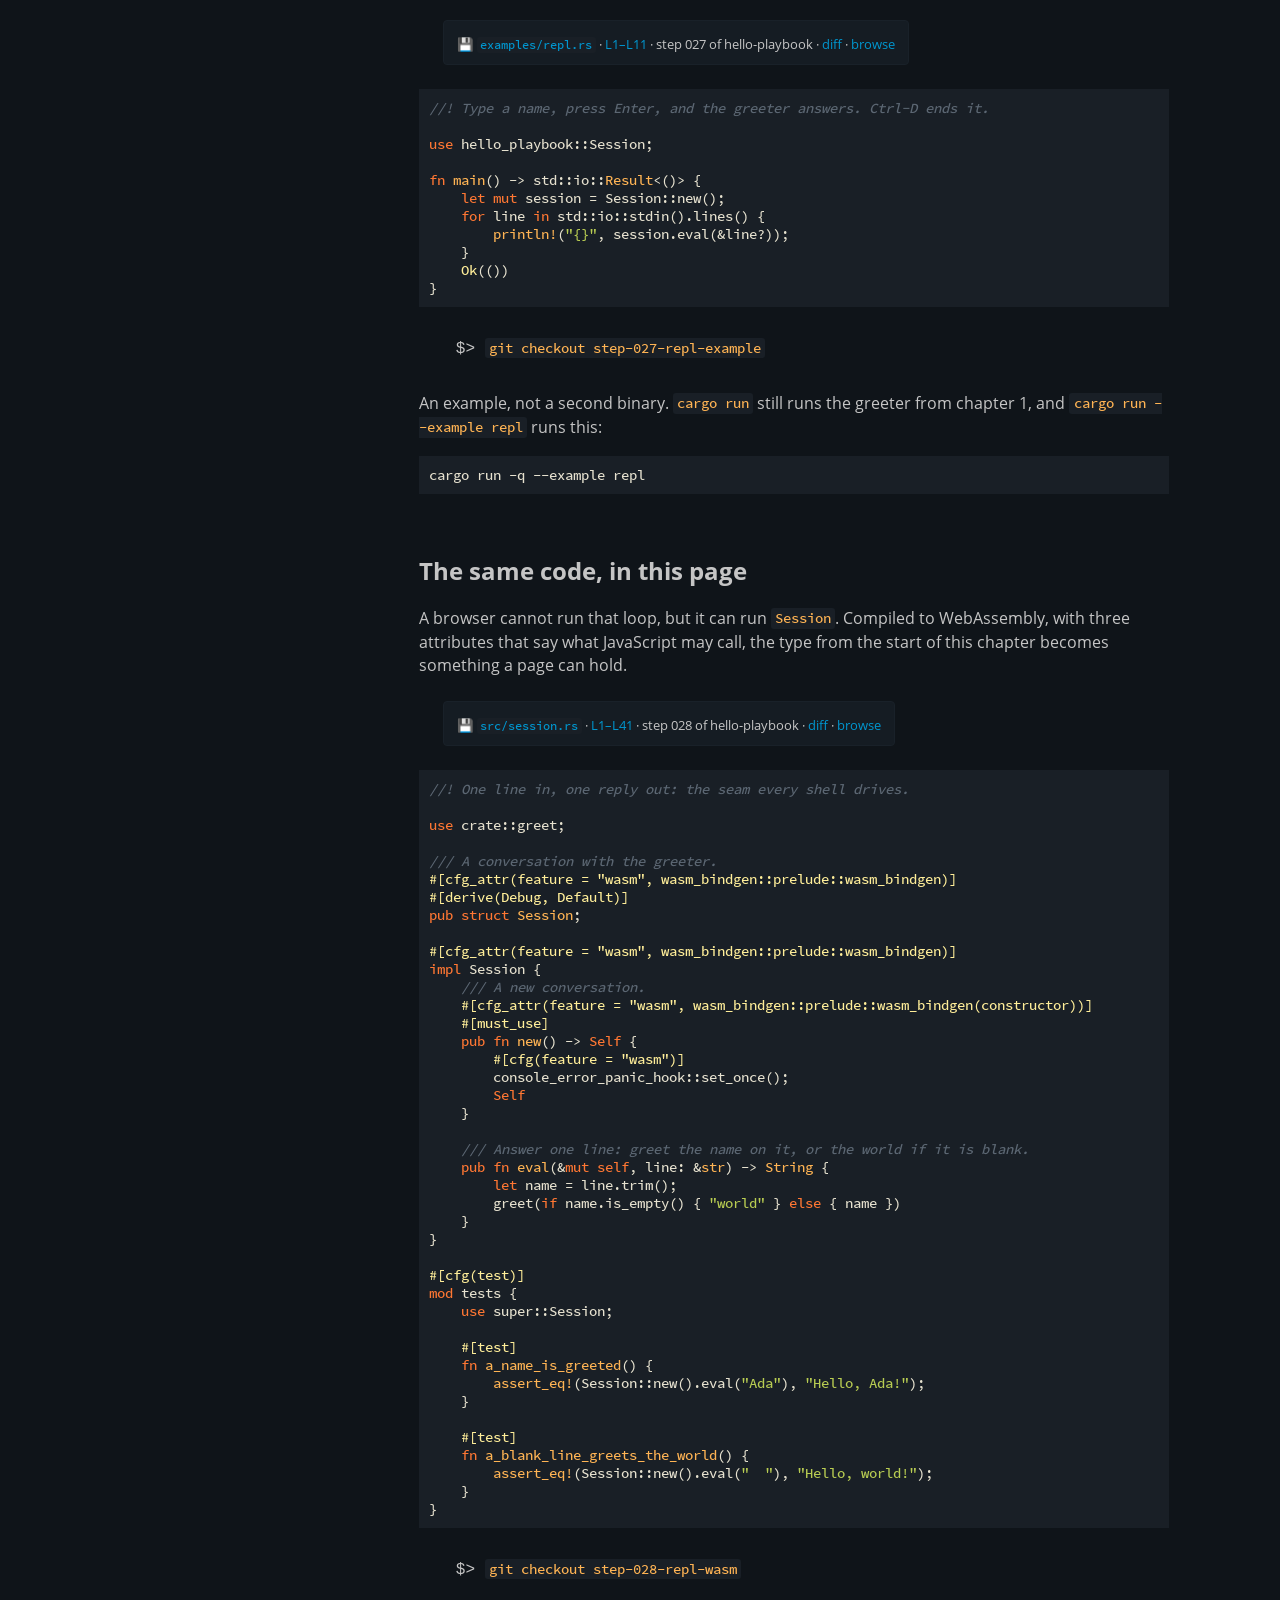
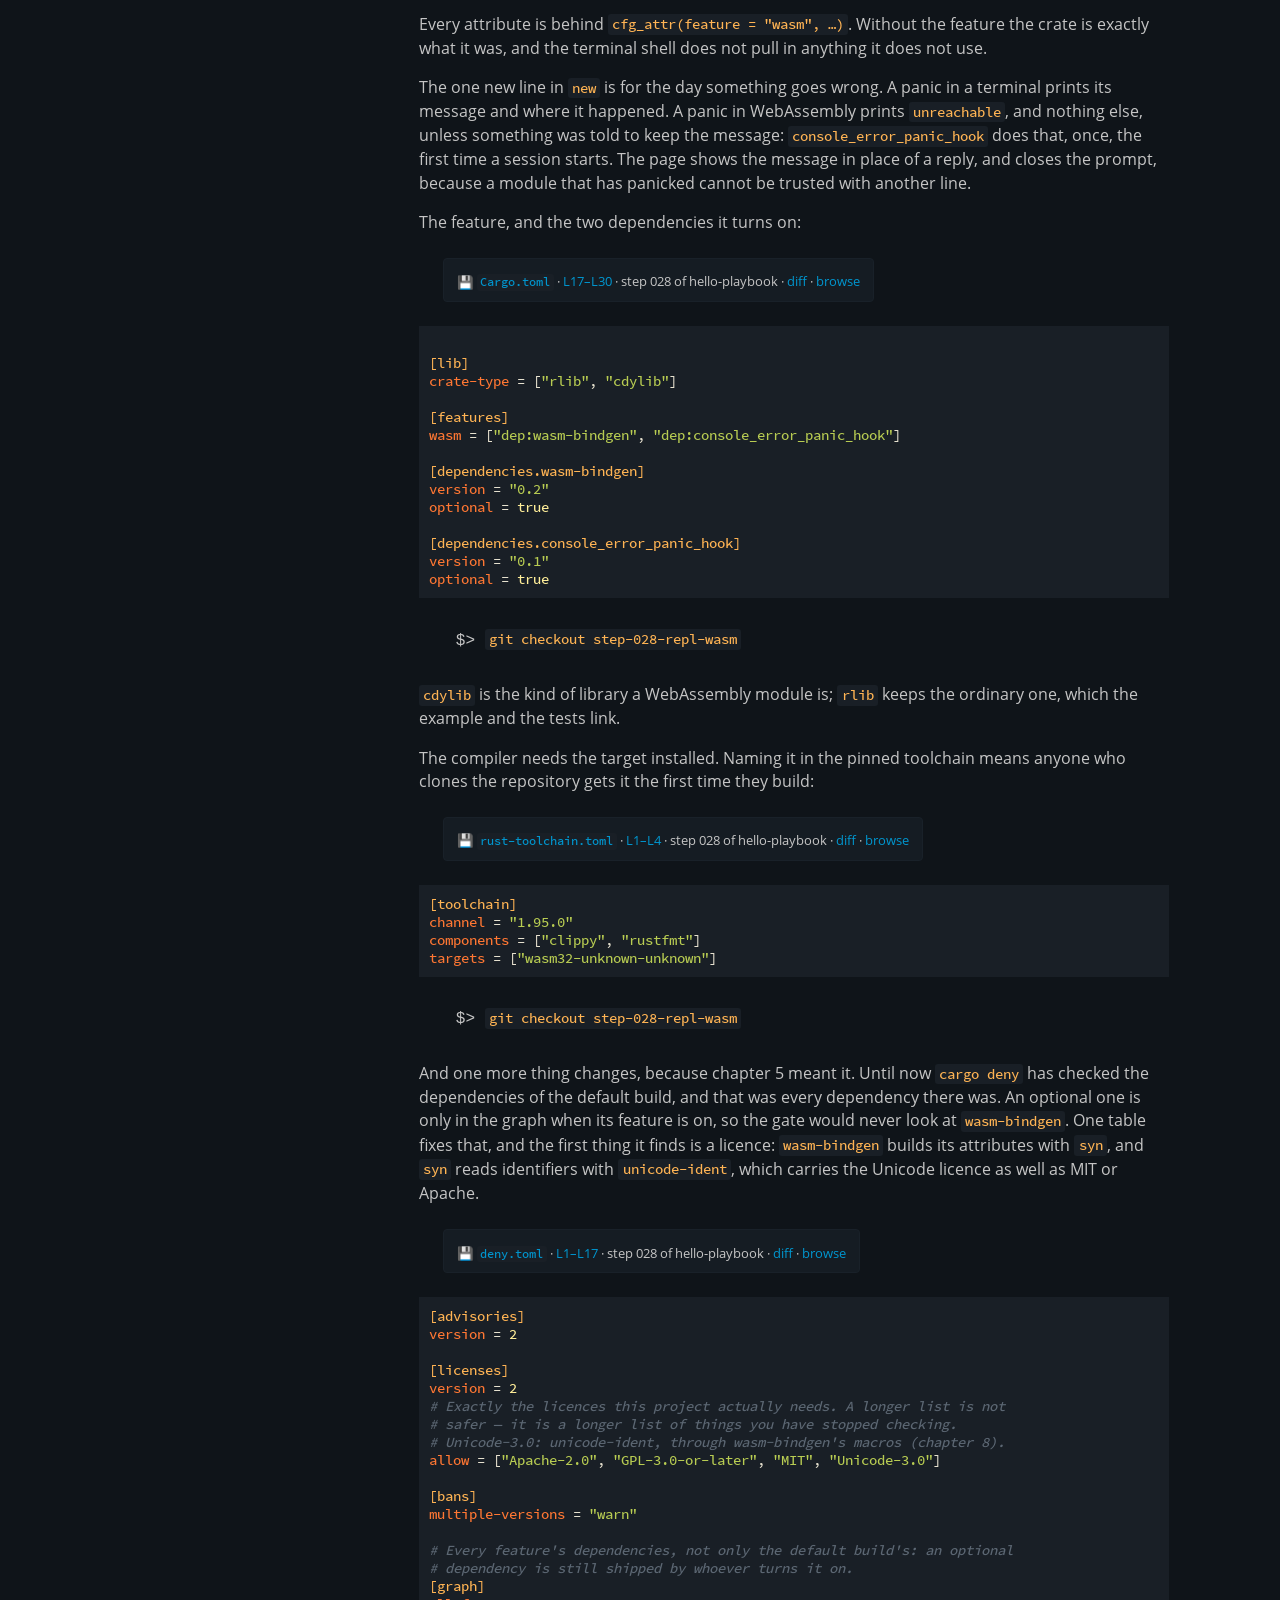
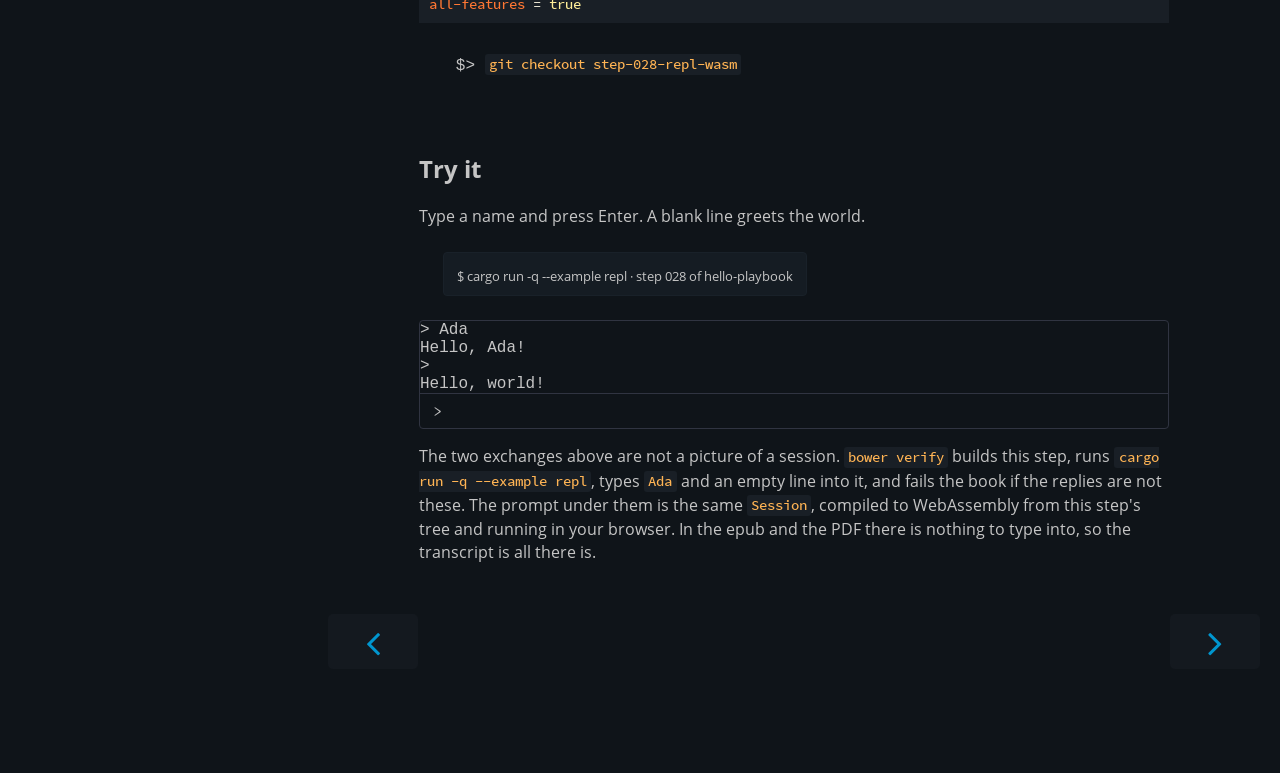
<file: ch08-talk-to-it.html>
<!DOCTYPE HTML>
<html lang="en" class="ayu sidebar-visible" dir="ltr">
    <head>
        <!-- Book generated using mdBook -->
        <meta charset="UTF-8">
        <title>Talk to it - Hello, Playbook</title>


        <!-- Custom HTML head -->

        <meta name="description" content="A Rust project foundation, taught as a book that builds its own repository.">
        <meta name="viewport" content="width=device-width, initial-scale=1">
        <meta name="theme-color" content="#ffffff">

        <link rel="icon" href="favicon.svg">
        <link rel="shortcut icon" href="favicon.png">
        <link rel="stylesheet" href="css/variables.css">
        <link rel="stylesheet" href="css/general.css">
        <link rel="stylesheet" href="css/chrome.css">
        <link rel="stylesheet" href="css/print.css" media="print">

        <!-- Fonts -->
        <link rel="stylesheet" href="FontAwesome/css/font-awesome.css">
        <link rel="stylesheet" href="fonts/fonts.css">

        <!-- Highlight.js Stylesheets -->
        <link rel="stylesheet" id="highlight-css" href="highlight.css">
        <link rel="stylesheet" id="tomorrow-night-css" href="tomorrow-night.css">
        <link rel="stylesheet" id="ayu-highlight-css" href="ayu-highlight.css">

        <!-- Custom theme stylesheets -->
        <link rel="stylesheet" href="theme/step-meta.css">
        <link rel="stylesheet" href="theme/figures.css">
        <link rel="stylesheet" href="theme/whole-file.css">


        <!-- Provide site root and default themes to javascript -->
        <script>
            const path_to_root = "";
            const default_light_theme = "ayu";
            const default_dark_theme = "navy";
            window.path_to_searchindex_js = "searchindex.js";
        </script>
        <!-- Start loading toc.js asap -->
        <script src="toc.js"></script>
    </head>
    <body>
    <div id="mdbook-help-container">
        <div id="mdbook-help-popup">
            <h2 class="mdbook-help-title">Keyboard shortcuts</h2>
            <div>
                <p>Press <kbd>←</kbd> or <kbd>→</kbd> to navigate between chapters</p>
                <p>Press <kbd>S</kbd> or <kbd>/</kbd> to search in the book</p>
                <p>Press <kbd>?</kbd> to show this help</p>
                <p>Press <kbd>Esc</kbd> to hide this help</p>
            </div>
        </div>
    </div>
    <div id="body-container">
        <!-- Work around some values being stored in localStorage wrapped in quotes -->
        <script>
            try {
                let theme = localStorage.getItem('mdbook-theme');
                let sidebar = localStorage.getItem('mdbook-sidebar');

                if (theme.startsWith('"') && theme.endsWith('"')) {
                    localStorage.setItem('mdbook-theme', theme.slice(1, theme.length - 1));
                }

                if (sidebar.startsWith('"') && sidebar.endsWith('"')) {
                    localStorage.setItem('mdbook-sidebar', sidebar.slice(1, sidebar.length - 1));
                }
            } catch (e) { }
        </script>

        <!-- Set the theme before any content is loaded, prevents flash -->
        <script>
            const default_theme = window.matchMedia("(prefers-color-scheme: dark)").matches ? default_dark_theme : default_light_theme;
            let theme;
            try { theme = localStorage.getItem('mdbook-theme'); } catch(e) { }
            if (theme === null || theme === undefined) { theme = default_theme; }
            const html = document.documentElement;
            html.classList.remove('ayu')
            html.classList.add(theme);
            html.classList.add("js");
        </script>

        <input type="checkbox" id="sidebar-toggle-anchor" class="hidden">

        <!-- Hide / unhide sidebar before it is displayed -->
        <script>
            let sidebar = null;
            const sidebar_toggle = document.getElementById("sidebar-toggle-anchor");
            if (document.body.clientWidth >= 1080) {
                try { sidebar = localStorage.getItem('mdbook-sidebar'); } catch(e) { }
                sidebar = sidebar || 'visible';
            } else {
                sidebar = 'hidden';
                sidebar_toggle.checked = false;
            }
            if (sidebar === 'visible') {
                sidebar_toggle.checked = true;
            } else {
                html.classList.remove('sidebar-visible');
            }
        </script>

        <nav id="sidebar" class="sidebar" aria-label="Table of contents">
            <!-- populated by js -->
            <mdbook-sidebar-scrollbox class="sidebar-scrollbox"></mdbook-sidebar-scrollbox>
            <noscript>
                <iframe class="sidebar-iframe-outer" src="toc.html"></iframe>
            </noscript>
            <div id="sidebar-resize-handle" class="sidebar-resize-handle">
                <div class="sidebar-resize-indicator"></div>
            </div>
        </nav>

        <div id="page-wrapper" class="page-wrapper">

            <div class="page">
                <div id="menu-bar-hover-placeholder"></div>
                <div id="menu-bar" class="menu-bar sticky">
                    <div class="left-buttons">
                        <label id="sidebar-toggle" class="icon-button" for="sidebar-toggle-anchor" title="Toggle Table of Contents" aria-label="Toggle Table of Contents" aria-controls="sidebar">
                            <i class="fa fa-bars"></i>
                        </label>
                        <button id="theme-toggle" class="icon-button" type="button" title="Change theme" aria-label="Change theme" aria-haspopup="true" aria-expanded="false" aria-controls="theme-list">
                            <i class="fa fa-paint-brush"></i>
                        </button>
                        <ul id="theme-list" class="theme-popup" aria-label="Themes" role="menu">
                            <li role="none"><button role="menuitem" class="theme" id="default_theme">Auto</button></li>
                            <li role="none"><button role="menuitem" class="theme" id="light">Light</button></li>
                            <li role="none"><button role="menuitem" class="theme" id="rust">Rust</button></li>
                            <li role="none"><button role="menuitem" class="theme" id="coal">Coal</button></li>
                            <li role="none"><button role="menuitem" class="theme" id="navy">Navy</button></li>
                            <li role="none"><button role="menuitem" class="theme" id="ayu">Ayu</button></li>
                        </ul>
                        <button id="search-toggle" class="icon-button" type="button" title="Search (`/`)" aria-label="Toggle Searchbar" aria-expanded="false" aria-keyshortcuts="/ s" aria-controls="searchbar">
                            <i class="fa fa-search"></i>
                        </button>
                    </div>

                    <h1 class="menu-title">Hello, Playbook</h1>

                    <div class="right-buttons">
                        <a href="print.html" title="Print this book" aria-label="Print this book">
                            <i id="print-button" class="fa fa-print"></i>
                        </a>

                    </div>
                </div>

                <div id="search-wrapper" class="hidden">
                    <form id="searchbar-outer" class="searchbar-outer">
                        <div class="search-wrapper">
                            <input type="search" id="searchbar" name="searchbar" placeholder="Search this book ..." aria-controls="searchresults-outer" aria-describedby="searchresults-header">
                            <div class="spinner-wrapper">
                                <i class="fa fa-spinner fa-spin"></i>
                            </div>
                        </div>
                    </form>
                    <div id="searchresults-outer" class="searchresults-outer hidden">
                        <div id="searchresults-header" class="searchresults-header"></div>
                        <ul id="searchresults">
                        </ul>
                    </div>
                </div>

                <!-- Apply ARIA attributes after the sidebar and the sidebar toggle button are added to the DOM -->
                <script>
                    document.getElementById('sidebar-toggle').setAttribute('aria-expanded', sidebar === 'visible');
                    document.getElementById('sidebar').setAttribute('aria-hidden', sidebar !== 'visible');
                    Array.from(document.querySelectorAll('#sidebar a')).forEach(function(link) {
                        link.setAttribute('tabIndex', sidebar === 'visible' ? 0 : -1);
                    });
                </script>

                <div id="content" class="content">
                    <main>
                        <h1 id="talk-to-it"><a class="header" href="#talk-to-it">Talk to it</a></h1>
<p>Every chapter so far has shown you code and what it printed. This one lets you
type at it. The greeter learns to answer one line at a time, and the same
answer is given in two places: a terminal, and this page.</p>
<h2 id="one-line-in-one-reply-out"><a class="header" href="#one-line-in-one-reply-out">One line in, one reply out</a></h2>
<p><a id="step-session"></a>
<span class="step-meta"><sub><a href="https://github.com/abstecker/hello-playbook/blob/step-026-session/src/session.rs" title="View full file">💾 <code>src/session.rs</code></a> · <a href="https://github.com/abstecker/hello-playbook/blob/step-026-session/src/session.rs#L1-L36" title="View source">L1–L36</a> · step 026 of hello-playbook · <a href="https://github.com/abstecker/hello-playbook/commit/step-026-session" title="View diff">diff</a> · <a href="https://github.com/abstecker/hello-playbook/tree/step-026-session" title="Browse repo">browse</a></sub></span></p>
<pre><code class="language-rust">//! One line in, one reply out: the seam every shell drives.

use crate::greet;

/// A conversation with the greeter.
#[derive(Debug, Default)]
pub struct Session;

impl Session {
    /// A new conversation.
    #[must_use]
    pub fn new() -&gt; Self {
        Self
    }

    /// Answer one line: greet the name on it, or the world if it is blank.
    pub fn eval(&amp;mut self, line: &amp;str) -&gt; String {
        let name = line.trim();
        greet(if name.is_empty() { "world" } else { name })
    }
}

#[cfg(test)]
mod tests {
    use super::Session;

    #[test]
    fn a_name_is_greeted() {
        assert_eq!(Session::new().eval("Ada"), "Hello, Ada!");
    }

    #[test]
    fn a_blank_line_greets_the_world() {
        assert_eq!(Session::new().eval("  "), "Hello, world!");
    }
}</code></pre>
<p><span class="step-checkout">$&gt; <code>git checkout step-026-session</code></span></p>
<p><code>eval</code> reads nothing and prints nothing. It takes a line and returns a line.
That is the whole point of it: whatever drives it — a terminal, a test, a web
page — only has to hand it text and show what comes back. None of them can
answer differently, because none of them answers at all.</p>
<p>It takes <code>&amp;mut self</code> although it keeps nothing yet. A conversation that
remembers what was said needs it, and changing the signature later would
change every shell.</p>
<p><span class="step-meta"><sub><a href="https://github.com/abstecker/hello-playbook/blob/step-026-session/src/lib.rs" title="View full file">💾 <code>src/lib.rs</code></a> · <a href="https://github.com/abstecker/hello-playbook/blob/step-026-session/src/lib.rs#L3-L5" title="View source">L3–L5</a> · step 026 of hello-playbook · <a href="https://github.com/abstecker/hello-playbook/commit/step-026-session" title="View diff">diff</a> · <a href="https://github.com/abstecker/hello-playbook/tree/step-026-session" title="Browse repo">browse</a></sub></span></p>
<pre><code class="language-rust">mod session;
pub use session::Session;
</code></pre>
<p><span class="step-checkout">$&gt; <code>git checkout step-026-session</code></span></p>
<h2 id="a-terminal-to-type-in"><a class="header" href="#a-terminal-to-type-in">A terminal to type in</a></h2>
<p><a id="step-repl-example"></a>
<span class="step-meta"><sub><a href="https://github.com/abstecker/hello-playbook/blob/step-027-repl-example/examples/repl.rs" title="View full file">💾 <code>examples/repl.rs</code></a> · <a href="https://github.com/abstecker/hello-playbook/blob/step-027-repl-example/examples/repl.rs#L1-L11" title="View source">L1–L11</a> · step 027 of hello-playbook · <a href="https://github.com/abstecker/hello-playbook/commit/step-027-repl-example" title="View diff">diff</a> · <a href="https://github.com/abstecker/hello-playbook/tree/step-027-repl-example" title="Browse repo">browse</a></sub></span></p>
<pre><code class="language-rust">//! Type a name, press Enter, and the greeter answers. Ctrl-D ends it.

use hello_playbook::Session;

fn main() -&gt; std::io::Result&lt;()&gt; {
    let mut session = Session::new();
    for line in std::io::stdin().lines() {
        println!("{}", session.eval(&amp;line?));
    }
    Ok(())
}</code></pre>
<p><span class="step-checkout">$&gt; <code>git checkout step-027-repl-example</code></span></p>
<p>An example, not a second binary. <code>cargo run</code> still runs the greeter from
chapter 1, and <code>cargo run --example repl</code> runs this:</p>
<pre><code class="language-sh">cargo run -q --example repl
</code></pre>
<h2 id="the-same-code-in-this-page"><a class="header" href="#the-same-code-in-this-page">The same code, in this page</a></h2>
<p>A browser cannot run that loop, but it can run <code>Session</code>. Compiled to
WebAssembly, with three attributes that say what JavaScript may call, the type
from the start of this chapter becomes something a page can hold.</p>
<p><a id="step-repl-wasm"></a>
<span class="step-meta"><sub><a href="https://github.com/abstecker/hello-playbook/blob/step-028-repl-wasm/src/session.rs" title="View full file">💾 <code>src/session.rs</code></a> · <a href="https://github.com/abstecker/hello-playbook/blob/step-028-repl-wasm/src/session.rs#L1-L41" title="View source">L1–L41</a> · step 028 of hello-playbook · <a href="https://github.com/abstecker/hello-playbook/commit/step-028-repl-wasm" title="View diff">diff</a> · <a href="https://github.com/abstecker/hello-playbook/tree/step-028-repl-wasm" title="Browse repo">browse</a></sub></span></p>
<pre><code class="language-rust">//! One line in, one reply out: the seam every shell drives.

use crate::greet;

/// A conversation with the greeter.
#[cfg_attr(feature = "wasm", wasm_bindgen::prelude::wasm_bindgen)]
#[derive(Debug, Default)]
pub struct Session;

#[cfg_attr(feature = "wasm", wasm_bindgen::prelude::wasm_bindgen)]
impl Session {
    /// A new conversation.
    #[cfg_attr(feature = "wasm", wasm_bindgen::prelude::wasm_bindgen(constructor))]
    #[must_use]
    pub fn new() -&gt; Self {
        #[cfg(feature = "wasm")]
        console_error_panic_hook::set_once();
        Self
    }

    /// Answer one line: greet the name on it, or the world if it is blank.
    pub fn eval(&amp;mut self, line: &amp;str) -&gt; String {
        let name = line.trim();
        greet(if name.is_empty() { "world" } else { name })
    }
}

#[cfg(test)]
mod tests {
    use super::Session;

    #[test]
    fn a_name_is_greeted() {
        assert_eq!(Session::new().eval("Ada"), "Hello, Ada!");
    }

    #[test]
    fn a_blank_line_greets_the_world() {
        assert_eq!(Session::new().eval("  "), "Hello, world!");
    }
}</code></pre>
<p><span class="step-checkout">$&gt; <code>git checkout step-028-repl-wasm</code></span></p>
<p>Every attribute is behind <code>cfg_attr(feature = "wasm", …)</code>. Without the feature
the crate is exactly what it was, and the terminal shell does not pull in
anything it does not use.</p>
<p>The one new line in <code>new</code> is for the day something goes wrong. A panic in a
terminal prints its message and where it happened. A panic in WebAssembly
prints <code>unreachable</code>, and nothing else, unless something was told to keep the
message: <code>console_error_panic_hook</code> does that, once, the first time a session
starts. The page shows the message in place of a reply, and closes the prompt,
because a module that has panicked cannot be trusted with another line.</p>
<p>The feature, and the two dependencies it turns on:</p>
<p><span class="step-meta"><sub><a href="https://github.com/abstecker/hello-playbook/blob/step-028-repl-wasm/Cargo.toml" title="View full file">💾 <code>Cargo.toml</code></a> · <a href="https://github.com/abstecker/hello-playbook/blob/step-028-repl-wasm/Cargo.toml#L17-L30" title="View source">L17–L30</a> · step 028 of hello-playbook · <a href="https://github.com/abstecker/hello-playbook/commit/step-028-repl-wasm" title="View diff">diff</a> · <a href="https://github.com/abstecker/hello-playbook/tree/step-028-repl-wasm" title="Browse repo">browse</a></sub></span></p>
<pre><code class="language-toml">
[lib]
crate-type = ["rlib", "cdylib"]

[features]
wasm = ["dep:wasm-bindgen", "dep:console_error_panic_hook"]

[dependencies.wasm-bindgen]
version = "0.2"
optional = true

[dependencies.console_error_panic_hook]
version = "0.1"
optional = true
</code></pre>
<p><span class="step-checkout">$&gt; <code>git checkout step-028-repl-wasm</code></span></p>
<p><code>cdylib</code> is the kind of library a WebAssembly module is; <code>rlib</code> keeps the
ordinary one, which the example and the tests link.</p>
<p>The compiler needs the target installed. Naming it in the pinned toolchain
means anyone who clones the repository gets it the first time they build:</p>
<p><span class="step-meta"><sub><a href="https://github.com/abstecker/hello-playbook/blob/step-028-repl-wasm/rust-toolchain.toml" title="View full file">💾 <code>rust-toolchain.toml</code></a> · <a href="https://github.com/abstecker/hello-playbook/blob/step-028-repl-wasm/rust-toolchain.toml#L1-L4" title="View source">L1–L4</a> · step 028 of hello-playbook · <a href="https://github.com/abstecker/hello-playbook/commit/step-028-repl-wasm" title="View diff">diff</a> · <a href="https://github.com/abstecker/hello-playbook/tree/step-028-repl-wasm" title="Browse repo">browse</a></sub></span></p>
<pre><code class="language-toml">[toolchain]
channel = "1.95.0"
components = ["clippy", "rustfmt"]
targets = ["wasm32-unknown-unknown"]
</code></pre>
<p><span class="step-checkout">$&gt; <code>git checkout step-028-repl-wasm</code></span></p>
<p>And one more thing changes, because chapter 5 meant it. Until now <code>cargo deny</code>
has checked the dependencies of the default build, and that was every
dependency there was. An optional one is only in the graph when its feature
is on, so the gate would never look at <code>wasm-bindgen</code>. One table fixes that,
and the first thing it finds is a licence: <code>wasm-bindgen</code> builds its
attributes with <code>syn</code>, and <code>syn</code> reads identifiers with <code>unicode-ident</code>, which
carries the Unicode licence as well as MIT or Apache.</p>
<p><span class="step-meta"><sub><a href="https://github.com/abstecker/hello-playbook/blob/step-028-repl-wasm/deny.toml" title="View full file">💾 <code>deny.toml</code></a> · <a href="https://github.com/abstecker/hello-playbook/blob/step-028-repl-wasm/deny.toml#L1-L17" title="View source">L1–L17</a> · step 028 of hello-playbook · <a href="https://github.com/abstecker/hello-playbook/commit/step-028-repl-wasm" title="View diff">diff</a> · <a href="https://github.com/abstecker/hello-playbook/tree/step-028-repl-wasm" title="Browse repo">browse</a></sub></span></p>
<pre><code class="language-toml">[advisories]
version = 2

[licenses]
version = 2
# Exactly the licences this project actually needs. A longer list is not
# safer — it is a longer list of things you have stopped checking.
# Unicode-3.0: unicode-ident, through wasm-bindgen's macros (chapter 8).
allow = ["Apache-2.0", "GPL-3.0-or-later", "MIT", "Unicode-3.0"]

[bans]
multiple-versions = "warn"

# Every feature's dependencies, not only the default build's: an optional
# dependency is still shipped by whoever turns it on.
[graph]
all-features = true
</code></pre>
<p><span class="step-checkout">$&gt; <code>git checkout step-028-repl-wasm</code></span></p>
<h2 id="try-it"><a class="header" href="#try-it">Try it</a></h2>
<p>Type a name and press Enter. A blank line greets the world.</p>
<p><span class="step-output"><sub>$ cargo run -q --example repl · step 028 of hello-playbook</sub></span></p>
<div class="bower-repl" data-module="repl/hello-playbook/028/session.js">
<pre class="bower-repl-log">&gt; Ada
Hello, Ada!
&gt;
Hello, world!</pre>
</div>
<script type="module" src="repl/repl.js"></script>
<p>The two exchanges above are not a picture of a session. <code>bower verify</code> builds
this step, runs <code>cargo run -q --example repl</code>, types <code>Ada</code> and an empty line
into it, and fails the book if the replies are not these. The prompt under them
is the same <code>Session</code>, compiled to WebAssembly from this step's tree and
running in your browser. In the epub and the PDF there is nothing to type into,
so the transcript is all there is.</p>

                    </main>

                    <nav class="nav-wrapper" aria-label="Page navigation">
                        <!-- Mobile navigation buttons -->
                            <a rel="prev" href="ch07-try-it-on-a-branch.html" class="mobile-nav-chapters previous" title="Previous chapter" aria-label="Previous chapter" aria-keyshortcuts="Left">
                                <i class="fa fa-angle-left"></i>
                            </a>

                            <a rel="next prefetch" href="ch09-when-it-breaks.html" class="mobile-nav-chapters next" title="Next chapter" aria-label="Next chapter" aria-keyshortcuts="Right">
                                <i class="fa fa-angle-right"></i>
                            </a>

                        <div style="clear: both"></div>
                    </nav>
                </div>
            </div>

            <nav class="nav-wide-wrapper" aria-label="Page navigation">
                    <a rel="prev" href="ch07-try-it-on-a-branch.html" class="nav-chapters previous" title="Previous chapter" aria-label="Previous chapter" aria-keyshortcuts="Left">
                        <i class="fa fa-angle-left"></i>
                    </a>

                    <a rel="next prefetch" href="ch09-when-it-breaks.html" class="nav-chapters next" title="Next chapter" aria-label="Next chapter" aria-keyshortcuts="Right">
                        <i class="fa fa-angle-right"></i>
                    </a>
            </nav>

        </div>




        <script>
            window.playground_copyable = true;
        </script>


        <script src="elasticlunr.min.js"></script>
        <script src="mark.min.js"></script>
        <script src="searcher.js"></script>

        <script src="clipboard.min.js"></script>
        <script src="highlight.js"></script>
        <script src="book.js"></script>

        <!-- Custom JS scripts -->
        <script src="theme/figures.js"></script>
        <script src="theme/pk-elements.js"></script>
        <script src="theme/whole-file.js"></script>



    </div>
    </body>
</html>
</file>
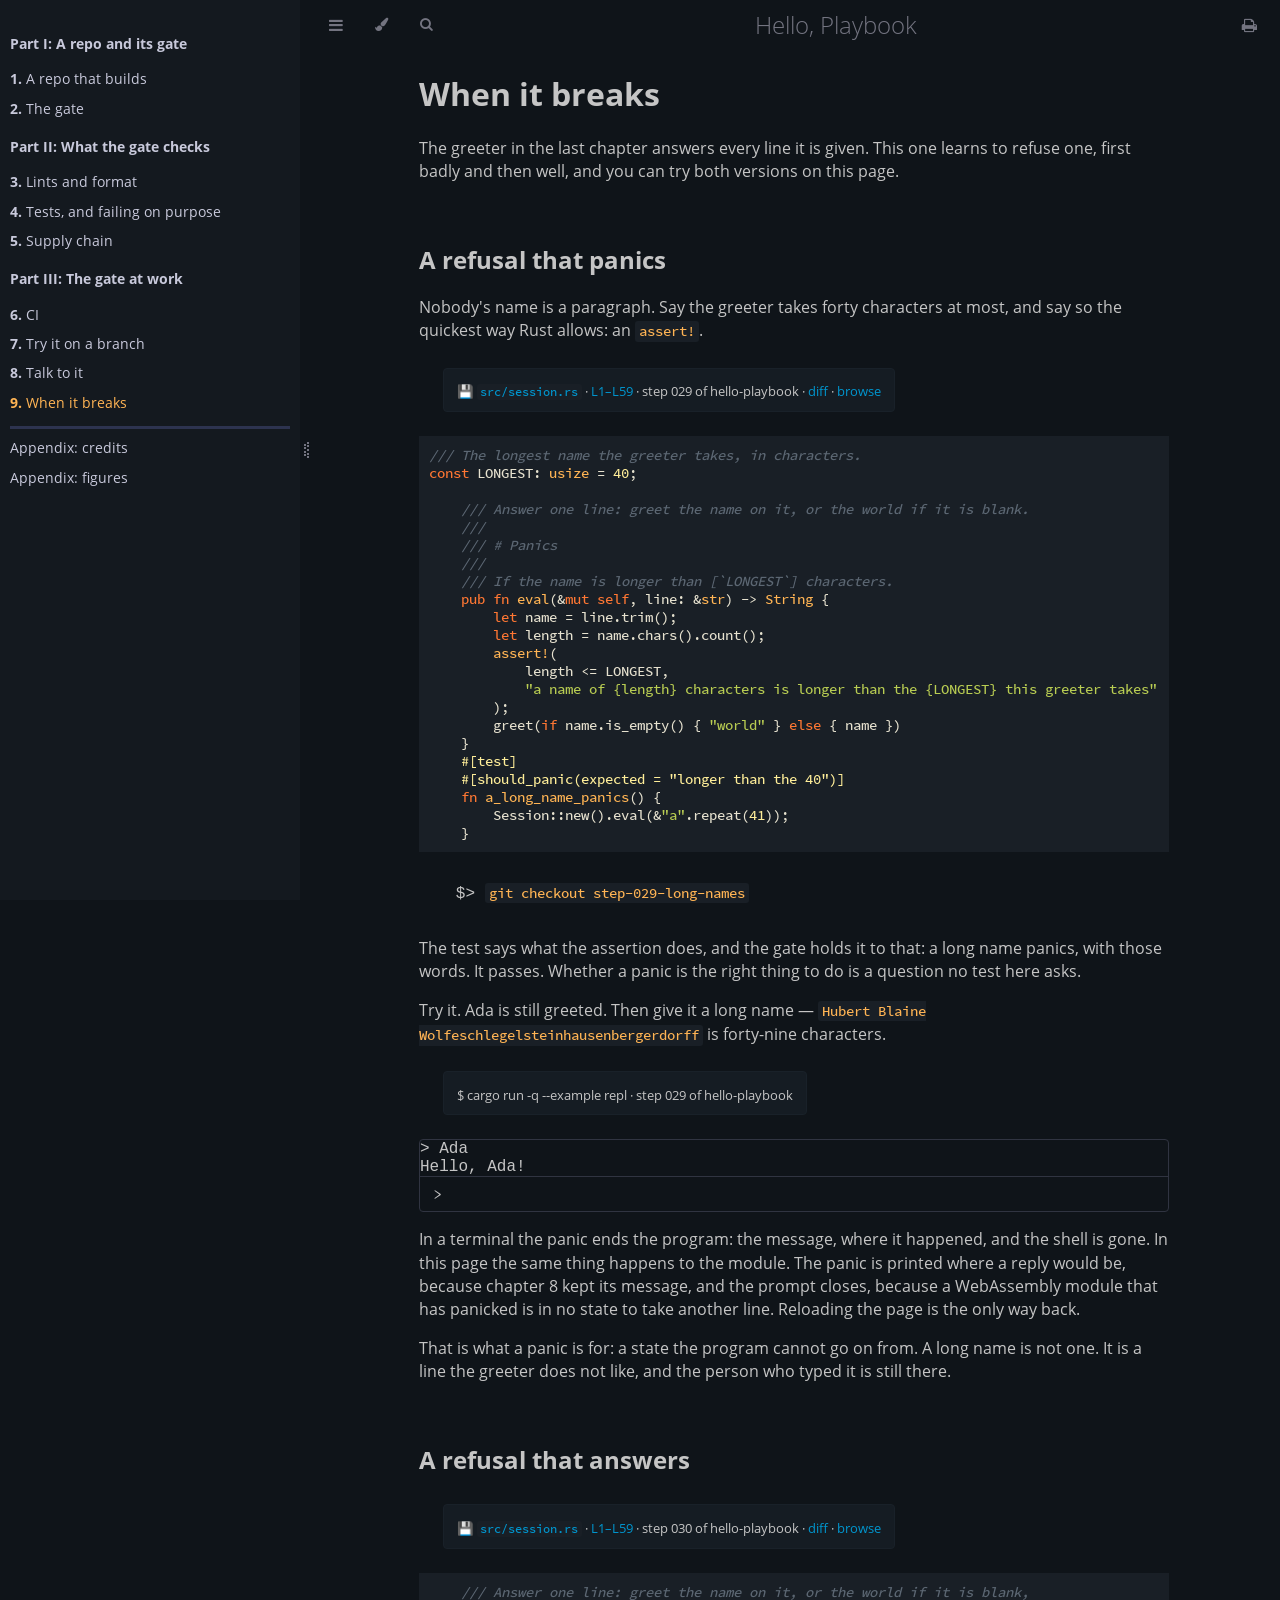
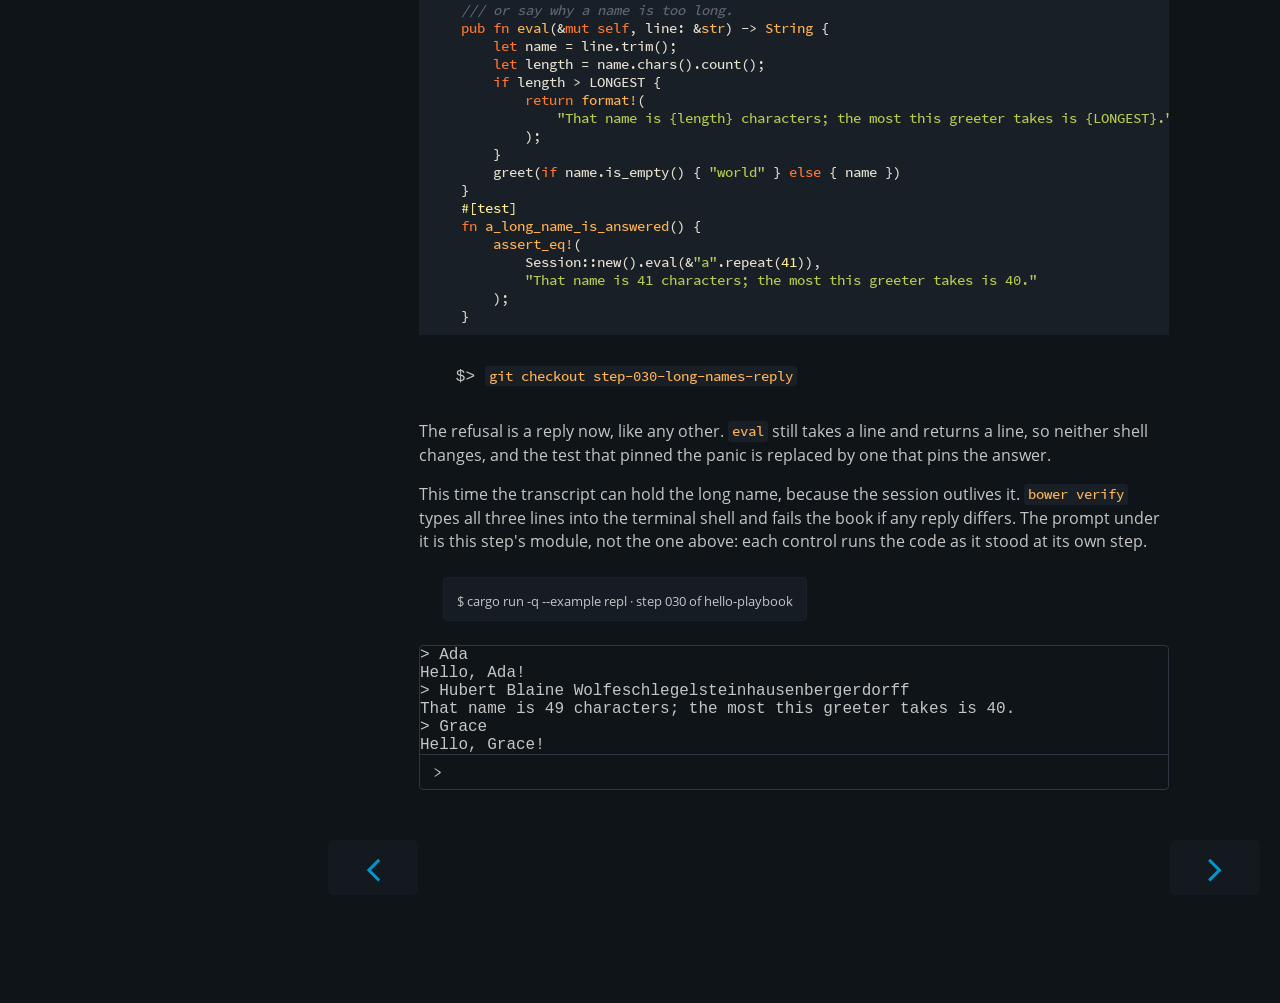
<file: ch09-when-it-breaks.html>
<!DOCTYPE HTML>
<html lang="en" class="ayu sidebar-visible" dir="ltr">
    <head>
        <!-- Book generated using mdBook -->
        <meta charset="UTF-8">
        <title>When it breaks - Hello, Playbook</title>


        <!-- Custom HTML head -->

        <meta name="description" content="A Rust project foundation, taught as a book that builds its own repository.">
        <meta name="viewport" content="width=device-width, initial-scale=1">
        <meta name="theme-color" content="#ffffff">

        <link rel="icon" href="favicon.svg">
        <link rel="shortcut icon" href="favicon.png">
        <link rel="stylesheet" href="css/variables.css">
        <link rel="stylesheet" href="css/general.css">
        <link rel="stylesheet" href="css/chrome.css">
        <link rel="stylesheet" href="css/print.css" media="print">

        <!-- Fonts -->
        <link rel="stylesheet" href="FontAwesome/css/font-awesome.css">
        <link rel="stylesheet" href="fonts/fonts.css">

        <!-- Highlight.js Stylesheets -->
        <link rel="stylesheet" id="highlight-css" href="highlight.css">
        <link rel="stylesheet" id="tomorrow-night-css" href="tomorrow-night.css">
        <link rel="stylesheet" id="ayu-highlight-css" href="ayu-highlight.css">

        <!-- Custom theme stylesheets -->
        <link rel="stylesheet" href="theme/step-meta.css">
        <link rel="stylesheet" href="theme/figures.css">
        <link rel="stylesheet" href="theme/whole-file.css">


        <!-- Provide site root and default themes to javascript -->
        <script>
            const path_to_root = "";
            const default_light_theme = "ayu";
            const default_dark_theme = "navy";
            window.path_to_searchindex_js = "searchindex.js";
        </script>
        <!-- Start loading toc.js asap -->
        <script src="toc.js"></script>
    </head>
    <body>
    <div id="mdbook-help-container">
        <div id="mdbook-help-popup">
            <h2 class="mdbook-help-title">Keyboard shortcuts</h2>
            <div>
                <p>Press <kbd>←</kbd> or <kbd>→</kbd> to navigate between chapters</p>
                <p>Press <kbd>S</kbd> or <kbd>/</kbd> to search in the book</p>
                <p>Press <kbd>?</kbd> to show this help</p>
                <p>Press <kbd>Esc</kbd> to hide this help</p>
            </div>
        </div>
    </div>
    <div id="body-container">
        <!-- Work around some values being stored in localStorage wrapped in quotes -->
        <script>
            try {
                let theme = localStorage.getItem('mdbook-theme');
                let sidebar = localStorage.getItem('mdbook-sidebar');

                if (theme.startsWith('"') && theme.endsWith('"')) {
                    localStorage.setItem('mdbook-theme', theme.slice(1, theme.length - 1));
                }

                if (sidebar.startsWith('"') && sidebar.endsWith('"')) {
                    localStorage.setItem('mdbook-sidebar', sidebar.slice(1, sidebar.length - 1));
                }
            } catch (e) { }
        </script>

        <!-- Set the theme before any content is loaded, prevents flash -->
        <script>
            const default_theme = window.matchMedia("(prefers-color-scheme: dark)").matches ? default_dark_theme : default_light_theme;
            let theme;
            try { theme = localStorage.getItem('mdbook-theme'); } catch(e) { }
            if (theme === null || theme === undefined) { theme = default_theme; }
            const html = document.documentElement;
            html.classList.remove('ayu')
            html.classList.add(theme);
            html.classList.add("js");
        </script>

        <input type="checkbox" id="sidebar-toggle-anchor" class="hidden">

        <!-- Hide / unhide sidebar before it is displayed -->
        <script>
            let sidebar = null;
            const sidebar_toggle = document.getElementById("sidebar-toggle-anchor");
            if (document.body.clientWidth >= 1080) {
                try { sidebar = localStorage.getItem('mdbook-sidebar'); } catch(e) { }
                sidebar = sidebar || 'visible';
            } else {
                sidebar = 'hidden';
                sidebar_toggle.checked = false;
            }
            if (sidebar === 'visible') {
                sidebar_toggle.checked = true;
            } else {
                html.classList.remove('sidebar-visible');
            }
        </script>

        <nav id="sidebar" class="sidebar" aria-label="Table of contents">
            <!-- populated by js -->
            <mdbook-sidebar-scrollbox class="sidebar-scrollbox"></mdbook-sidebar-scrollbox>
            <noscript>
                <iframe class="sidebar-iframe-outer" src="toc.html"></iframe>
            </noscript>
            <div id="sidebar-resize-handle" class="sidebar-resize-handle">
                <div class="sidebar-resize-indicator"></div>
            </div>
        </nav>

        <div id="page-wrapper" class="page-wrapper">

            <div class="page">
                <div id="menu-bar-hover-placeholder"></div>
                <div id="menu-bar" class="menu-bar sticky">
                    <div class="left-buttons">
                        <label id="sidebar-toggle" class="icon-button" for="sidebar-toggle-anchor" title="Toggle Table of Contents" aria-label="Toggle Table of Contents" aria-controls="sidebar">
                            <i class="fa fa-bars"></i>
                        </label>
                        <button id="theme-toggle" class="icon-button" type="button" title="Change theme" aria-label="Change theme" aria-haspopup="true" aria-expanded="false" aria-controls="theme-list">
                            <i class="fa fa-paint-brush"></i>
                        </button>
                        <ul id="theme-list" class="theme-popup" aria-label="Themes" role="menu">
                            <li role="none"><button role="menuitem" class="theme" id="default_theme">Auto</button></li>
                            <li role="none"><button role="menuitem" class="theme" id="light">Light</button></li>
                            <li role="none"><button role="menuitem" class="theme" id="rust">Rust</button></li>
                            <li role="none"><button role="menuitem" class="theme" id="coal">Coal</button></li>
                            <li role="none"><button role="menuitem" class="theme" id="navy">Navy</button></li>
                            <li role="none"><button role="menuitem" class="theme" id="ayu">Ayu</button></li>
                        </ul>
                        <button id="search-toggle" class="icon-button" type="button" title="Search (`/`)" aria-label="Toggle Searchbar" aria-expanded="false" aria-keyshortcuts="/ s" aria-controls="searchbar">
                            <i class="fa fa-search"></i>
                        </button>
                    </div>

                    <h1 class="menu-title">Hello, Playbook</h1>

                    <div class="right-buttons">
                        <a href="print.html" title="Print this book" aria-label="Print this book">
                            <i id="print-button" class="fa fa-print"></i>
                        </a>

                    </div>
                </div>

                <div id="search-wrapper" class="hidden">
                    <form id="searchbar-outer" class="searchbar-outer">
                        <div class="search-wrapper">
                            <input type="search" id="searchbar" name="searchbar" placeholder="Search this book ..." aria-controls="searchresults-outer" aria-describedby="searchresults-header">
                            <div class="spinner-wrapper">
                                <i class="fa fa-spinner fa-spin"></i>
                            </div>
                        </div>
                    </form>
                    <div id="searchresults-outer" class="searchresults-outer hidden">
                        <div id="searchresults-header" class="searchresults-header"></div>
                        <ul id="searchresults">
                        </ul>
                    </div>
                </div>

                <!-- Apply ARIA attributes after the sidebar and the sidebar toggle button are added to the DOM -->
                <script>
                    document.getElementById('sidebar-toggle').setAttribute('aria-expanded', sidebar === 'visible');
                    document.getElementById('sidebar').setAttribute('aria-hidden', sidebar !== 'visible');
                    Array.from(document.querySelectorAll('#sidebar a')).forEach(function(link) {
                        link.setAttribute('tabIndex', sidebar === 'visible' ? 0 : -1);
                    });
                </script>

                <div id="content" class="content">
                    <main>
                        <h1 id="when-it-breaks"><a class="header" href="#when-it-breaks">When it breaks</a></h1>
<p>The greeter in the last chapter answers every line it is given. This one
learns to refuse one, first badly and then well, and you can try both
versions on this page.</p>
<h2 id="a-refusal-that-panics"><a class="header" href="#a-refusal-that-panics">A refusal that panics</a></h2>
<p>Nobody's name is a paragraph. Say the greeter takes forty characters at most,
and say so the quickest way Rust allows: an <code>assert!</code>.</p>
<p><a id="step-long-names"></a>
<span class="step-meta"><sub><a href="https://github.com/abstecker/hello-playbook/blob/step-029-long-names/src/session.rs" title="View full file">💾 <code>src/session.rs</code></a> · <a href="https://github.com/abstecker/hello-playbook/blob/step-029-long-names/src/session.rs#L1-L59" title="View source">L1–L59</a> · step 029 of hello-playbook · <a href="https://github.com/abstecker/hello-playbook/commit/step-029-long-names" title="View diff">diff</a> · <a href="https://github.com/abstecker/hello-playbook/tree/step-029-long-names" title="Browse repo">browse</a></sub></span></p>
<pre><code class="language-rust"><span class="boring">//! One line in, one reply out: the seam every shell drives.
</span><span class="boring">
</span><span class="boring">use crate::greet;
</span><span class="boring">
</span>/// The longest name the greeter takes, in characters.
const LONGEST: usize = 40;

<span class="boring">/// A conversation with the greeter.
</span><span class="boring">#[cfg_attr(feature = "wasm", wasm_bindgen::prelude::wasm_bindgen)]
</span><span class="boring">#[derive(Debug, Default)]
</span><span class="boring">pub struct Session;
</span><span class="boring">
</span><span class="boring">#[cfg_attr(feature = "wasm", wasm_bindgen::prelude::wasm_bindgen)]
</span><span class="boring">impl Session {
</span><span class="boring">    /// A new conversation.
</span><span class="boring">    #[cfg_attr(feature = "wasm", wasm_bindgen::prelude::wasm_bindgen(constructor))]
</span><span class="boring">    #[must_use]
</span><span class="boring">    pub fn new() -&gt; Self {
</span><span class="boring">        #[cfg(feature = "wasm")]
</span><span class="boring">        console_error_panic_hook::set_once();
</span><span class="boring">        Self
</span><span class="boring">    }
</span><span class="boring">
</span>    /// Answer one line: greet the name on it, or the world if it is blank.
    ///
    /// # Panics
    ///
    /// If the name is longer than [`LONGEST`] characters.
    pub fn eval(&amp;mut self, line: &amp;str) -&gt; String {
        let name = line.trim();
        let length = name.chars().count();
        assert!(
            length &lt;= LONGEST,
            "a name of {length} characters is longer than the {LONGEST} this greeter takes"
        );
        greet(if name.is_empty() { "world" } else { name })
    }
<span class="boring">}
</span><span class="boring">
</span><span class="boring">#[cfg(test)]
</span><span class="boring">mod tests {
</span><span class="boring">    use super::Session;
</span><span class="boring">
</span><span class="boring">    #[test]
</span><span class="boring">    fn a_name_is_greeted() {
</span><span class="boring">        assert_eq!(Session::new().eval("Ada"), "Hello, Ada!");
</span><span class="boring">    }
</span><span class="boring">
</span><span class="boring">    #[test]
</span><span class="boring">    fn a_blank_line_greets_the_world() {
</span><span class="boring">        assert_eq!(Session::new().eval("  "), "Hello, world!");
</span><span class="boring">    }
</span><span class="boring">
</span>    #[test]
    #[should_panic(expected = "longer than the 40")]
    fn a_long_name_panics() {
        Session::new().eval(&amp;"a".repeat(41));
    }
<span class="boring">}</span></code></pre>
<p><span class="step-checkout">$&gt; <code>git checkout step-029-long-names</code></span></p>
<p>The test says what the assertion does, and the gate holds it to that: a long
name panics, with those words. It passes. Whether a panic is the right thing
to do is a question no test here asks.</p>
<p>Try it. Ada is still greeted. Then give it a long name —
<code>Hubert Blaine Wolfeschlegelsteinhausenbergerdorff</code> is forty-nine characters.</p>
<p><span class="step-output"><sub>$ cargo run -q --example repl · step 029 of hello-playbook</sub></span></p>
<div class="bower-repl" data-module="repl/hello-playbook/029/session.js">
<pre class="bower-repl-log">&gt; Ada
Hello, Ada!</pre>
</div>
<script type="module" src="repl/repl.js"></script>
<p>In a terminal the panic ends the program: the message, where it happened, and
the shell is gone. In this page the same thing happens to the module. The panic
is printed where a reply would be, because chapter 8 kept its message, and
the prompt closes, because a WebAssembly module that has panicked is in no
state to take another line. Reloading the page is the only way back.</p>
<p>That is what a panic is for: a state the program cannot go on from. A long
name is not one. It is a line the greeter does not like, and the person who
typed it is still there.</p>
<h2 id="a-refusal-that-answers"><a class="header" href="#a-refusal-that-answers">A refusal that answers</a></h2>
<p><a id="step-long-names-reply"></a>
<span class="step-meta"><sub><a href="https://github.com/abstecker/hello-playbook/blob/step-030-long-names-reply/src/session.rs" title="View full file">💾 <code>src/session.rs</code></a> · <a href="https://github.com/abstecker/hello-playbook/blob/step-030-long-names-reply/src/session.rs#L1-L59" title="View source">L1–L59</a> · step 030 of hello-playbook · <a href="https://github.com/abstecker/hello-playbook/commit/step-030-long-names-reply" title="View diff">diff</a> · <a href="https://github.com/abstecker/hello-playbook/tree/step-030-long-names-reply" title="Browse repo">browse</a></sub></span></p>
<pre><code class="language-rust"><span class="boring">//! One line in, one reply out: the seam every shell drives.
</span><span class="boring">
</span><span class="boring">use crate::greet;
</span><span class="boring">
</span><span class="boring">/// The longest name the greeter takes, in characters.
</span><span class="boring">const LONGEST: usize = 40;
</span><span class="boring">
</span><span class="boring">/// A conversation with the greeter.
</span><span class="boring">#[cfg_attr(feature = "wasm", wasm_bindgen::prelude::wasm_bindgen)]
</span><span class="boring">#[derive(Debug, Default)]
</span><span class="boring">pub struct Session;
</span><span class="boring">
</span><span class="boring">#[cfg_attr(feature = "wasm", wasm_bindgen::prelude::wasm_bindgen)]
</span><span class="boring">impl Session {
</span><span class="boring">    /// A new conversation.
</span><span class="boring">    #[cfg_attr(feature = "wasm", wasm_bindgen::prelude::wasm_bindgen(constructor))]
</span><span class="boring">    #[must_use]
</span><span class="boring">    pub fn new() -&gt; Self {
</span><span class="boring">        #[cfg(feature = "wasm")]
</span><span class="boring">        console_error_panic_hook::set_once();
</span><span class="boring">        Self
</span><span class="boring">    }
</span><span class="boring">
</span>    /// Answer one line: greet the name on it, or the world if it is blank,
    /// or say why a name is too long.
    pub fn eval(&amp;mut self, line: &amp;str) -&gt; String {
        let name = line.trim();
        let length = name.chars().count();
        if length &gt; LONGEST {
            return format!(
                "That name is {length} characters; the most this greeter takes is {LONGEST}."
            );
        }
        greet(if name.is_empty() { "world" } else { name })
    }
<span class="boring">}
</span><span class="boring">
</span><span class="boring">#[cfg(test)]
</span><span class="boring">mod tests {
</span><span class="boring">    use super::Session;
</span><span class="boring">
</span><span class="boring">    #[test]
</span><span class="boring">    fn a_name_is_greeted() {
</span><span class="boring">        assert_eq!(Session::new().eval("Ada"), "Hello, Ada!");
</span><span class="boring">    }
</span><span class="boring">
</span><span class="boring">    #[test]
</span><span class="boring">    fn a_blank_line_greets_the_world() {
</span><span class="boring">        assert_eq!(Session::new().eval("  "), "Hello, world!");
</span><span class="boring">    }
</span><span class="boring">
</span>    #[test]
    fn a_long_name_is_answered() {
        assert_eq!(
            Session::new().eval(&amp;"a".repeat(41)),
            "That name is 41 characters; the most this greeter takes is 40."
        );
    }
<span class="boring">}</span></code></pre>
<p><span class="step-checkout">$&gt; <code>git checkout step-030-long-names-reply</code></span></p>
<p>The refusal is a reply now, like any other. <code>eval</code> still takes a line and
returns a line, so neither shell changes, and the test that pinned the panic
is replaced by one that pins the answer.</p>
<p>This time the transcript can hold the long name, because the session outlives
it. <code>bower verify</code> types all three lines into the terminal shell and fails the
book if any reply differs. The prompt under it is this step's module, not the
one above: each control runs the code as it stood at its own step.</p>
<p><span class="step-output"><sub>$ cargo run -q --example repl · step 030 of hello-playbook</sub></span></p>
<div class="bower-repl" data-module="repl/hello-playbook/030/session.js">
<pre class="bower-repl-log">&gt; Ada
Hello, Ada!
&gt; Hubert Blaine Wolfeschlegelsteinhausenbergerdorff
That name is 49 characters; the most this greeter takes is 40.
&gt; Grace
Hello, Grace!</pre>
</div>

                    </main>

                    <nav class="nav-wrapper" aria-label="Page navigation">
                        <!-- Mobile navigation buttons -->
                            <a rel="prev" href="ch08-talk-to-it.html" class="mobile-nav-chapters previous" title="Previous chapter" aria-label="Previous chapter" aria-keyshortcuts="Left">
                                <i class="fa fa-angle-left"></i>
                            </a>

                            <a rel="next prefetch" href="appendix-credits.html" class="mobile-nav-chapters next" title="Next chapter" aria-label="Next chapter" aria-keyshortcuts="Right">
                                <i class="fa fa-angle-right"></i>
                            </a>

                        <div style="clear: both"></div>
                    </nav>
                </div>
            </div>

            <nav class="nav-wide-wrapper" aria-label="Page navigation">
                    <a rel="prev" href="ch08-talk-to-it.html" class="nav-chapters previous" title="Previous chapter" aria-label="Previous chapter" aria-keyshortcuts="Left">
                        <i class="fa fa-angle-left"></i>
                    </a>

                    <a rel="next prefetch" href="appendix-credits.html" class="nav-chapters next" title="Next chapter" aria-label="Next chapter" aria-keyshortcuts="Right">
                        <i class="fa fa-angle-right"></i>
                    </a>
            </nav>

        </div>




        <script>
            window.playground_copyable = true;
        </script>


        <script src="elasticlunr.min.js"></script>
        <script src="mark.min.js"></script>
        <script src="searcher.js"></script>

        <script src="clipboard.min.js"></script>
        <script src="highlight.js"></script>
        <script src="book.js"></script>

        <!-- Custom JS scripts -->
        <script src="theme/figures.js"></script>
        <script src="theme/pk-elements.js"></script>
        <script src="theme/whole-file.js"></script>



    </div>
    </body>
</html>
</file>
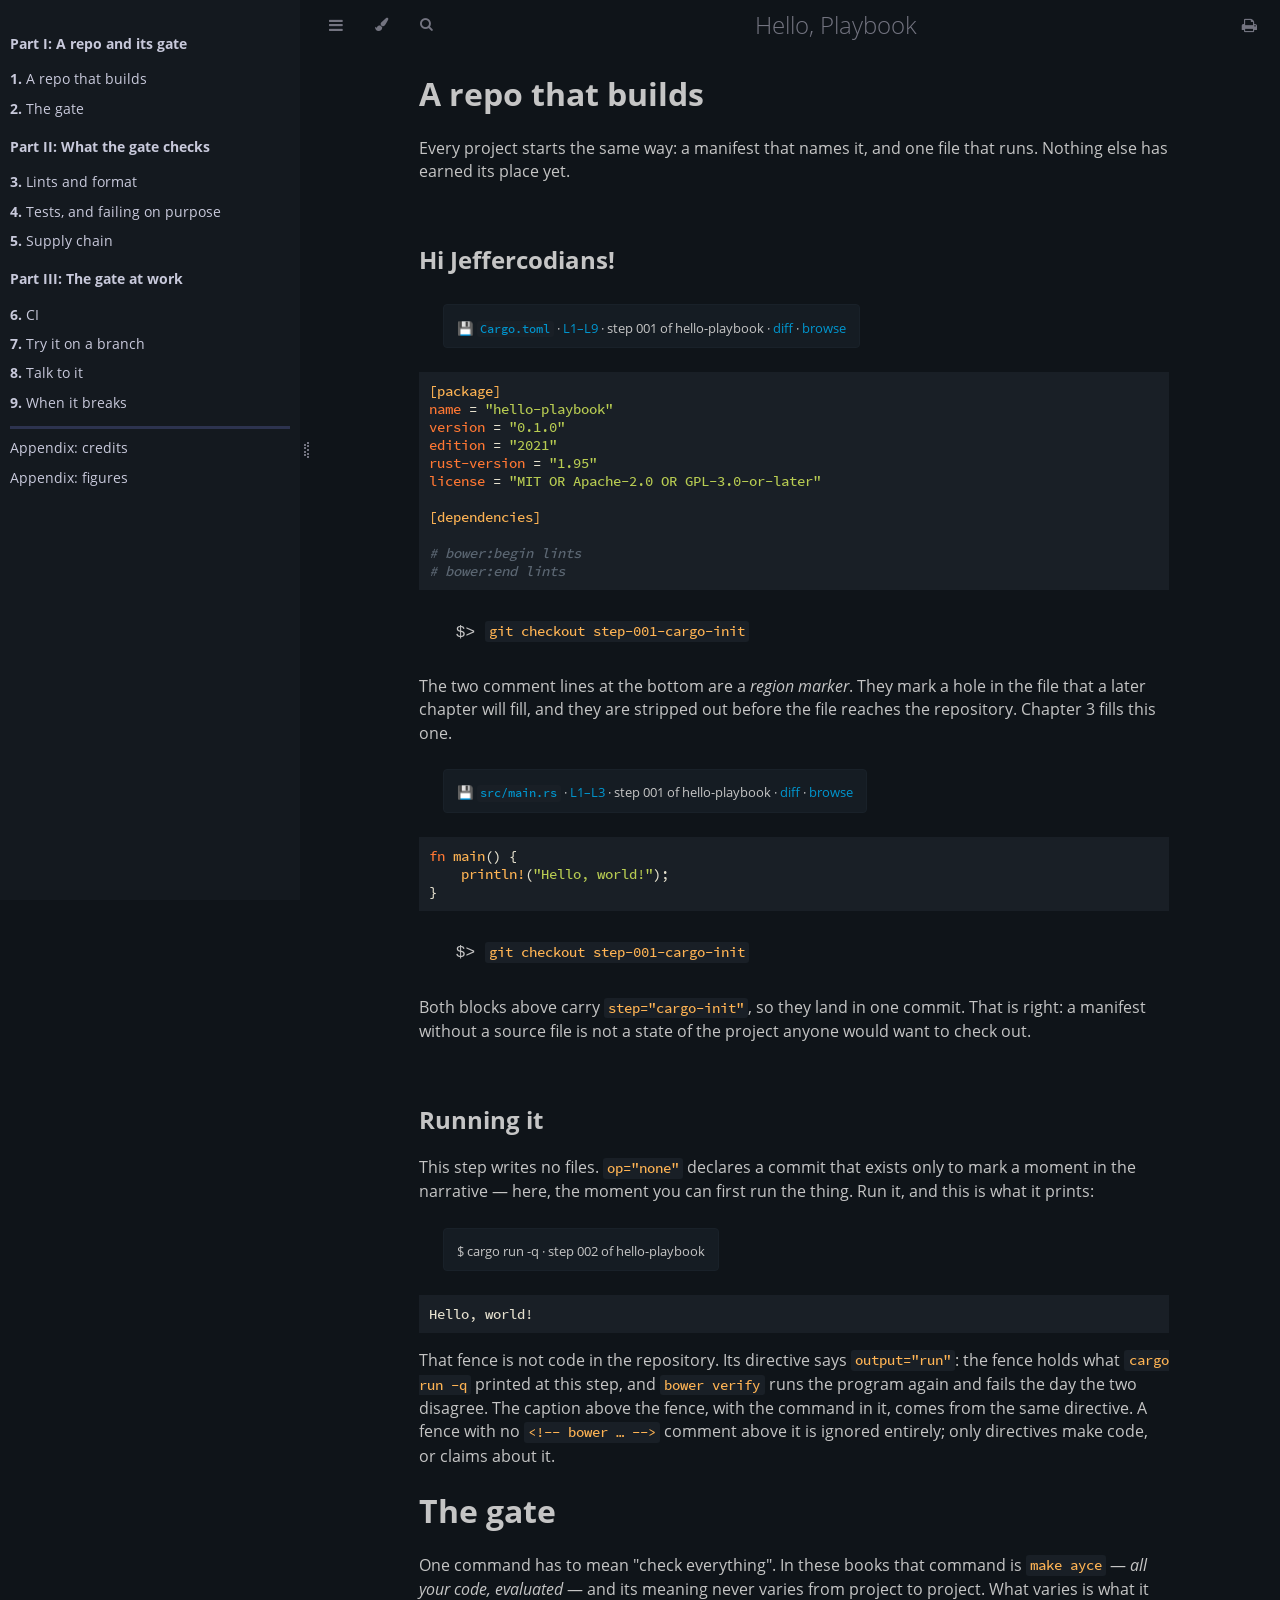
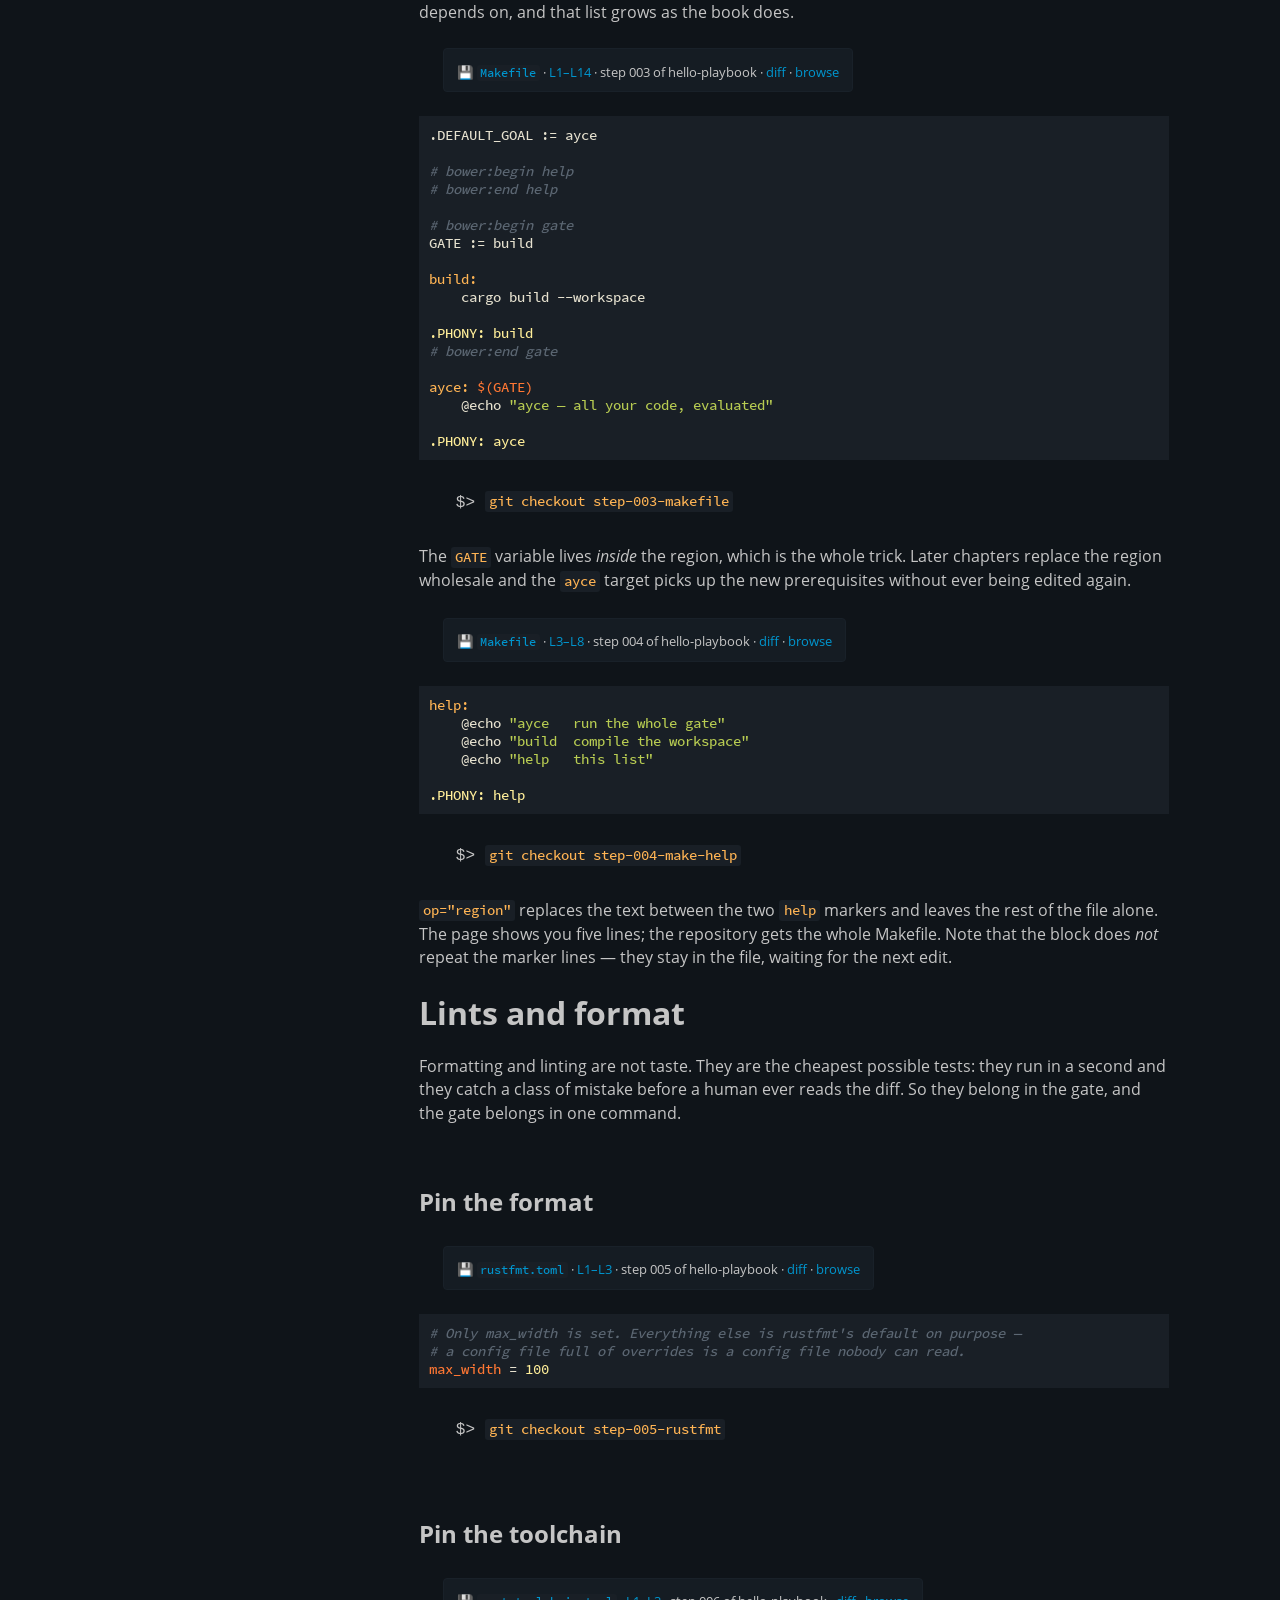
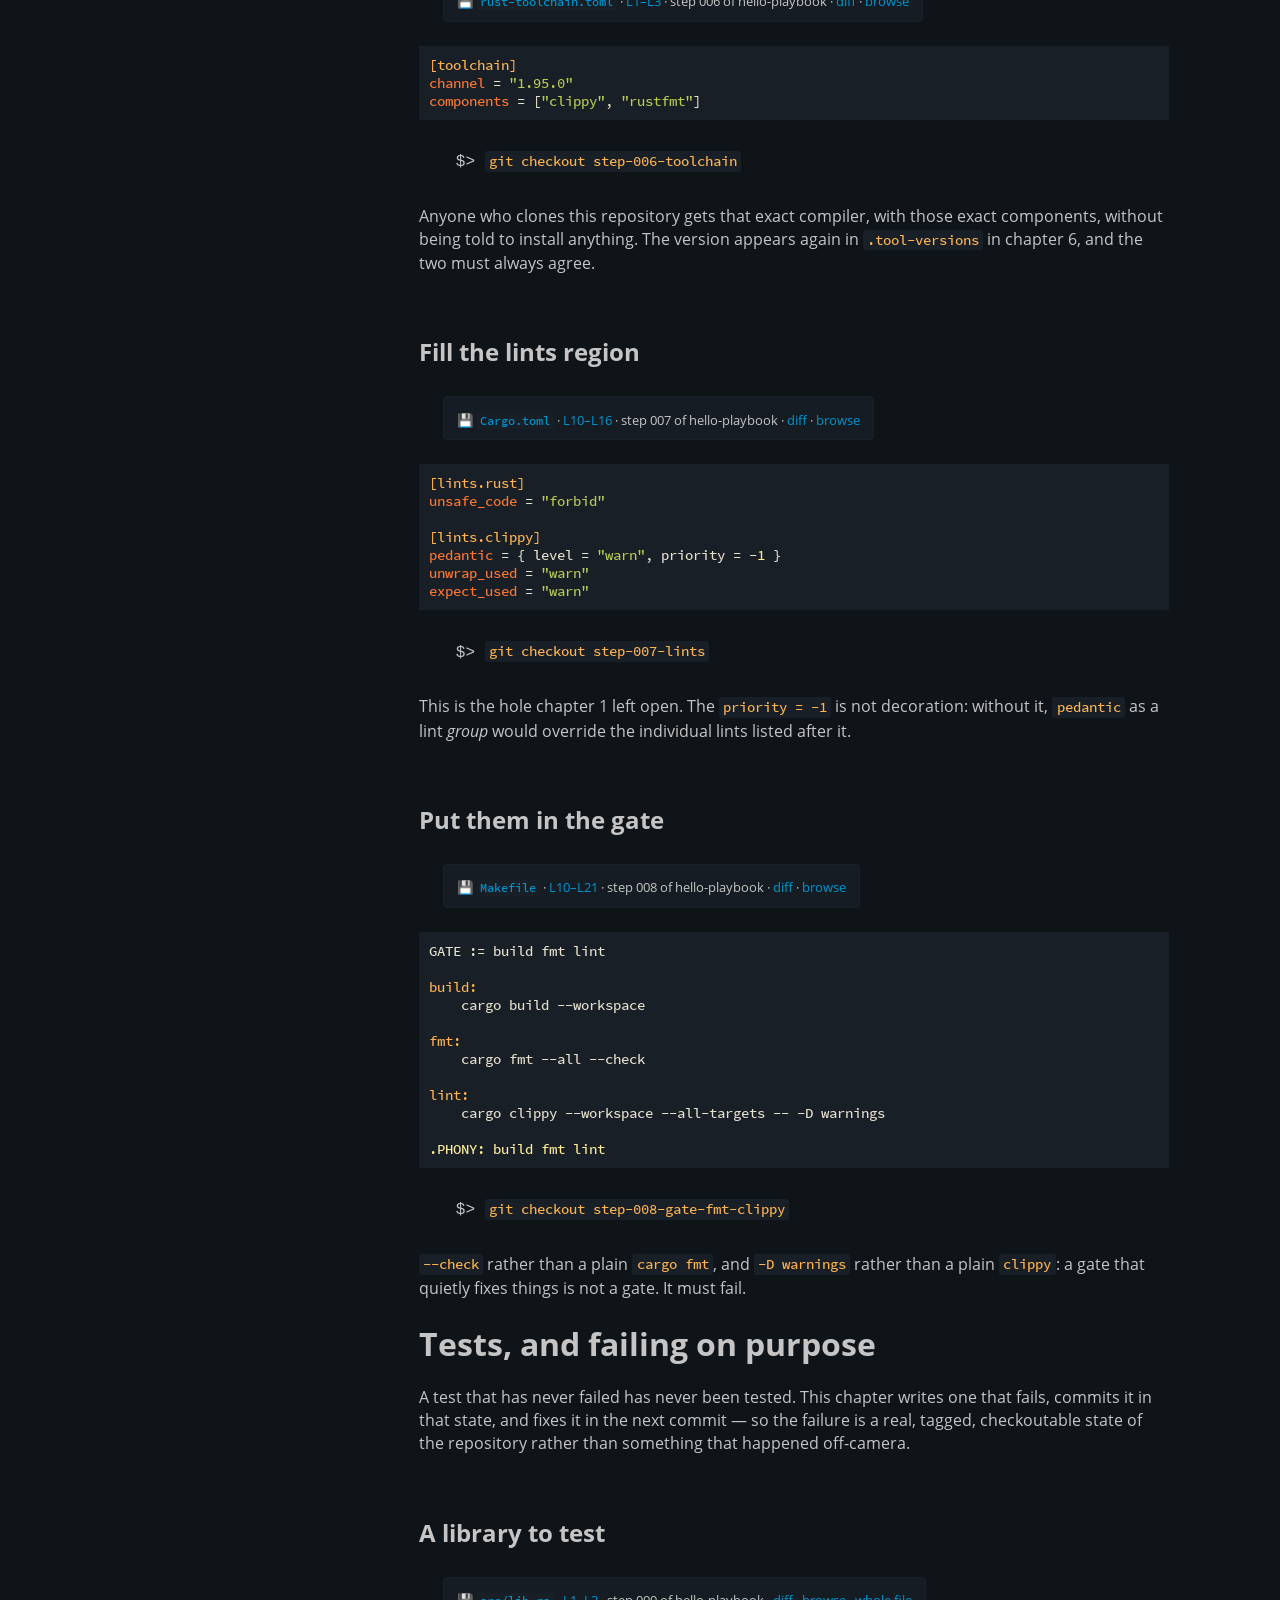
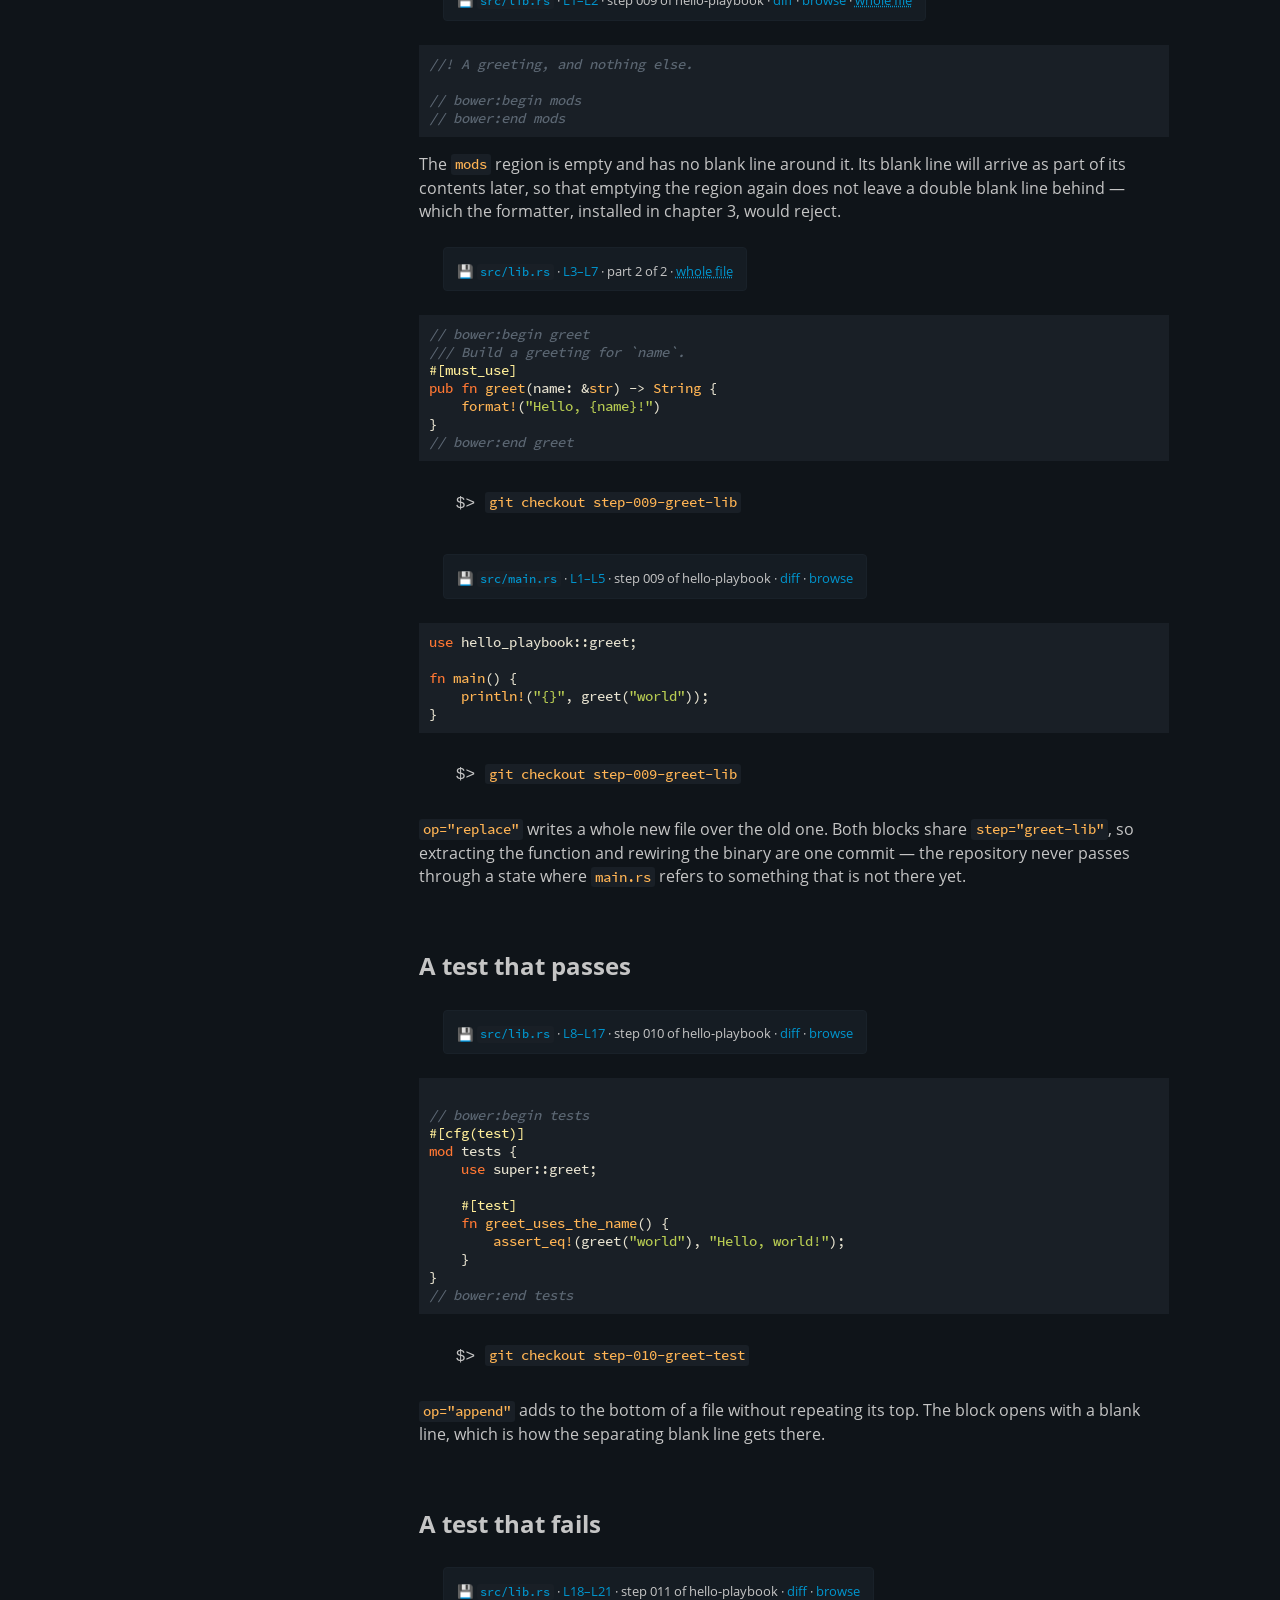
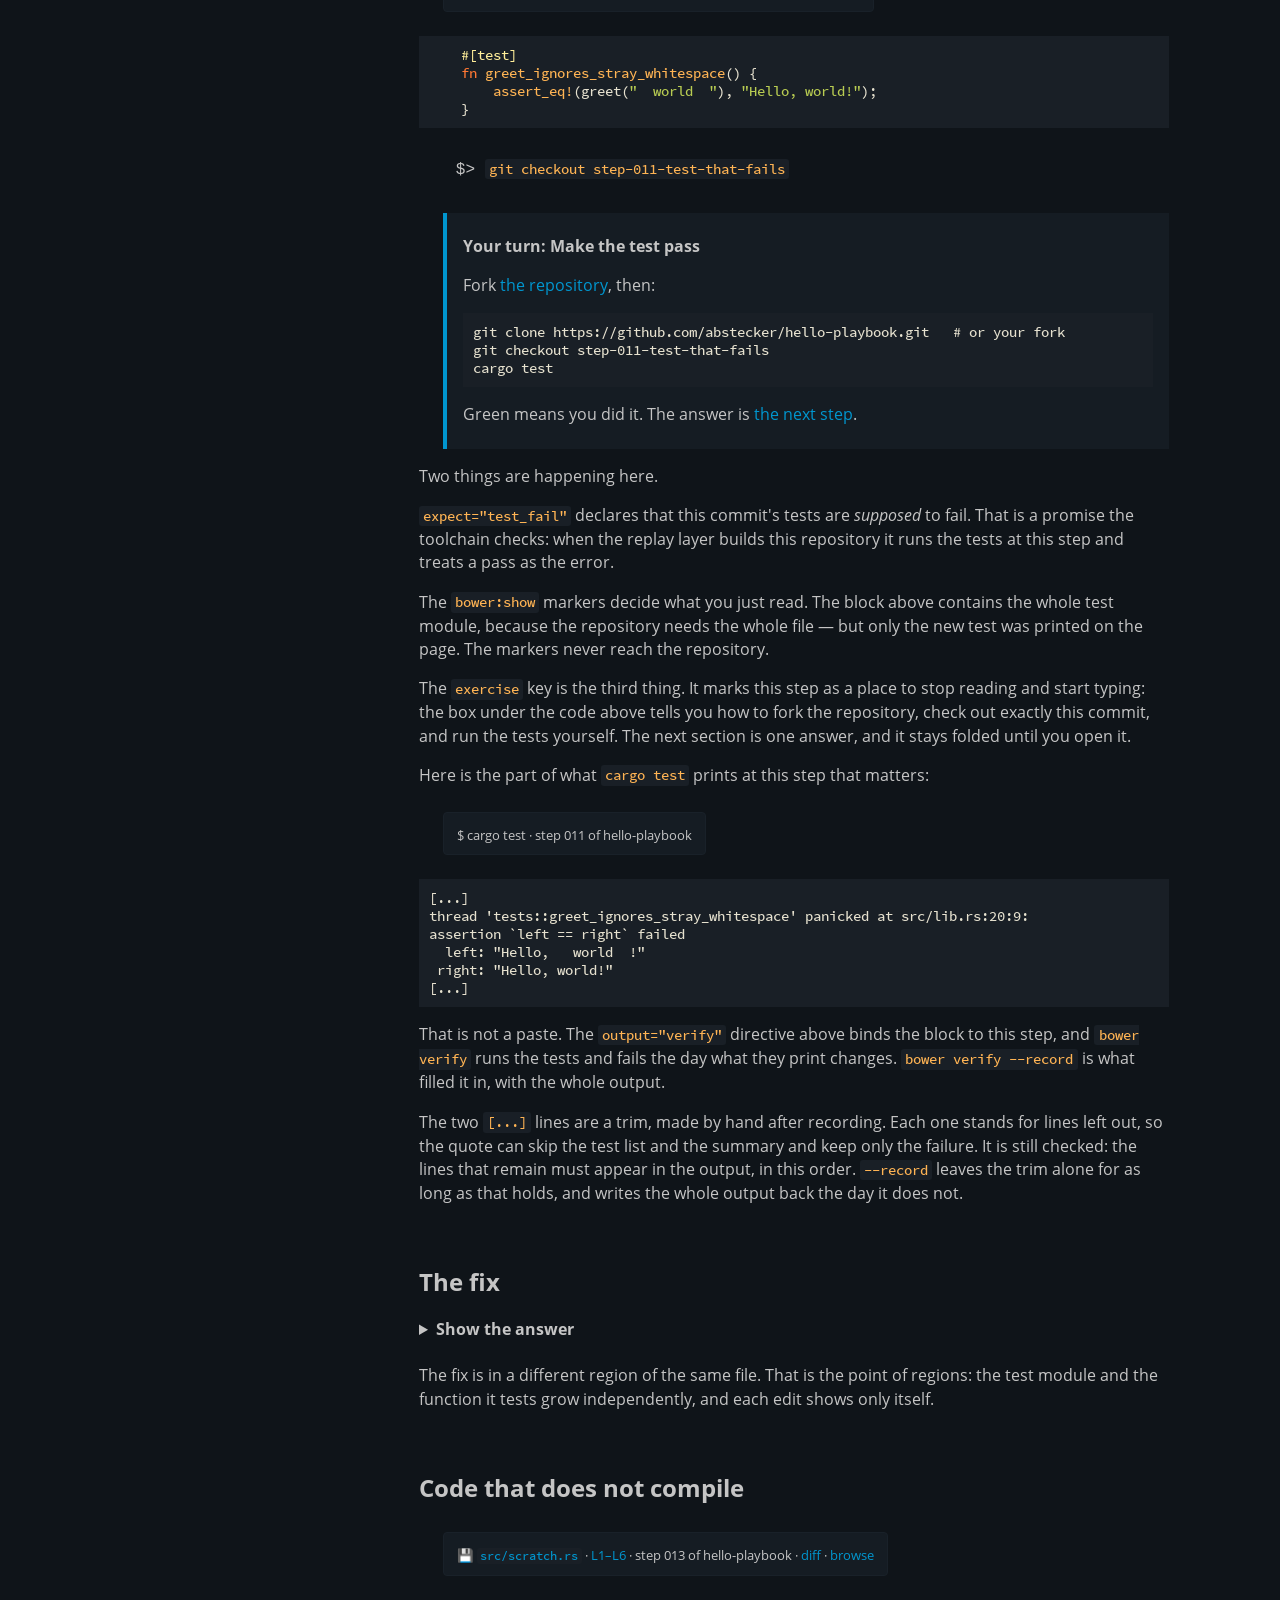
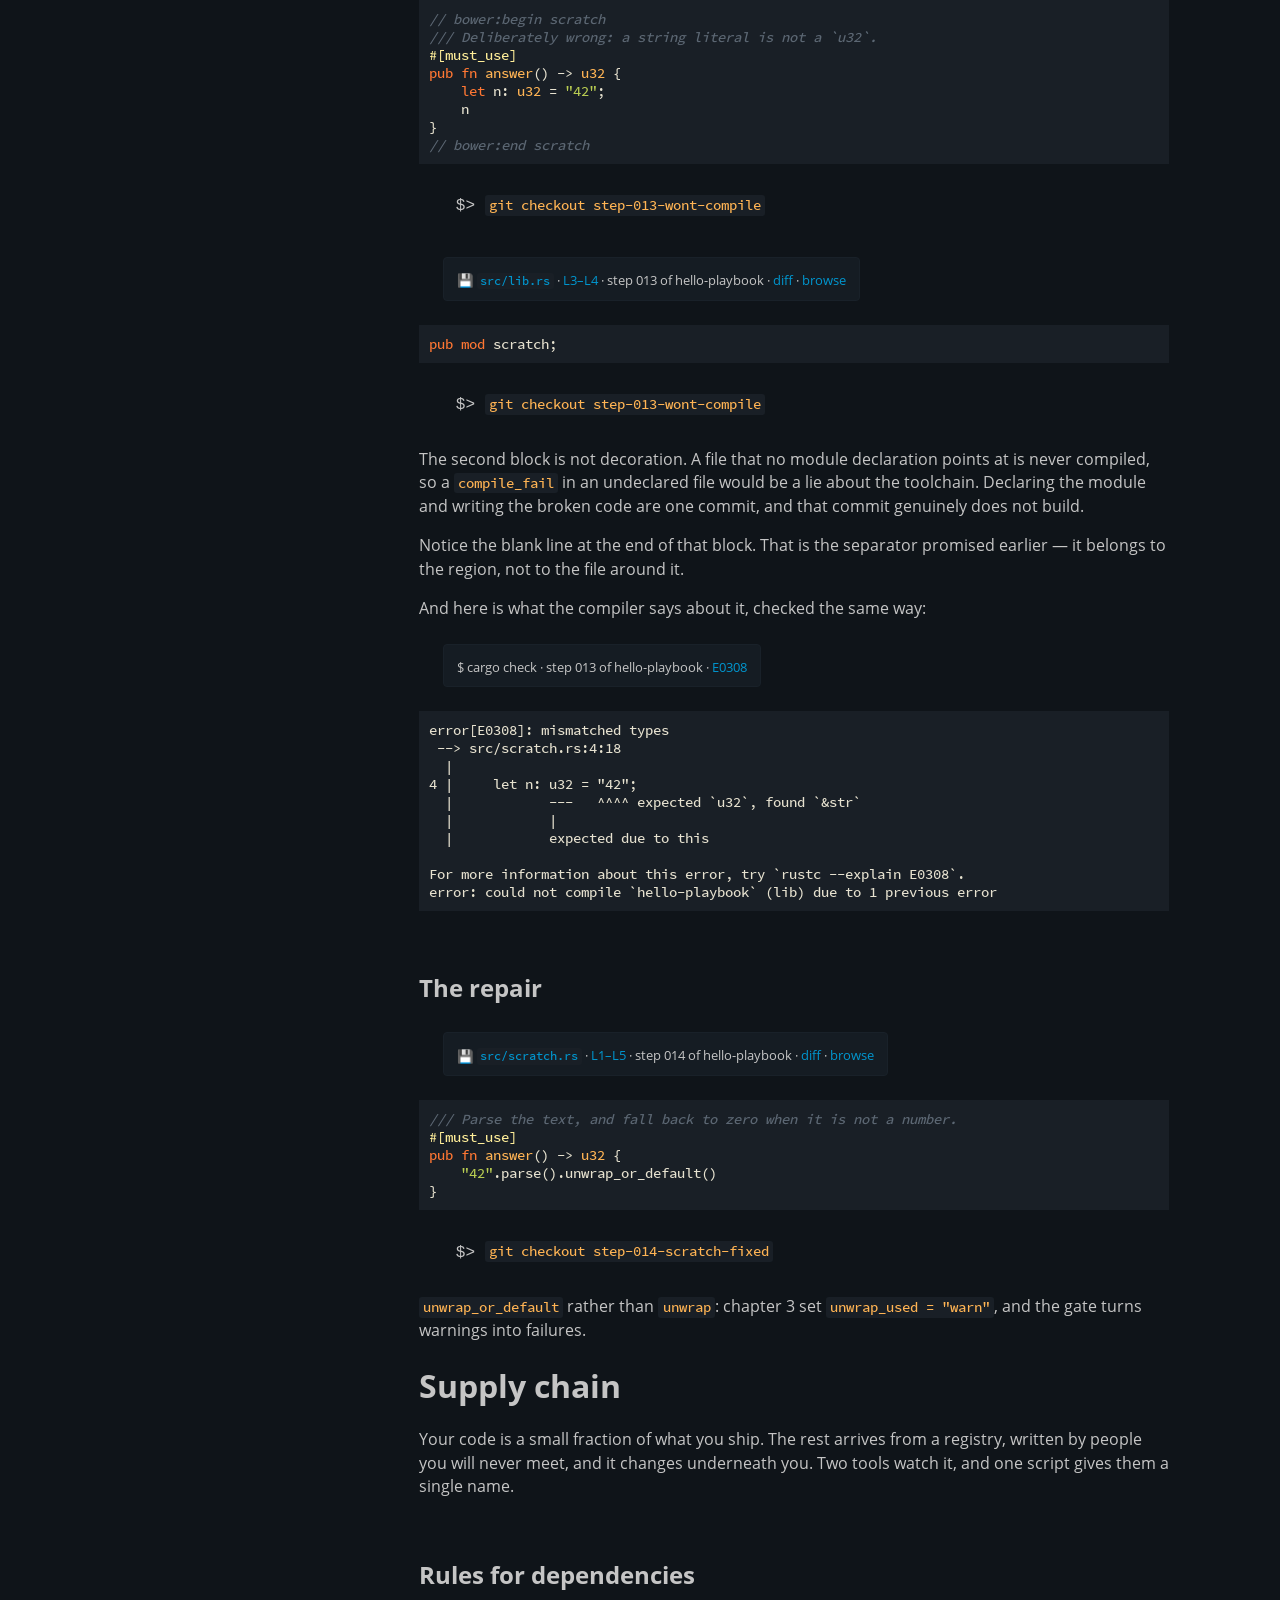
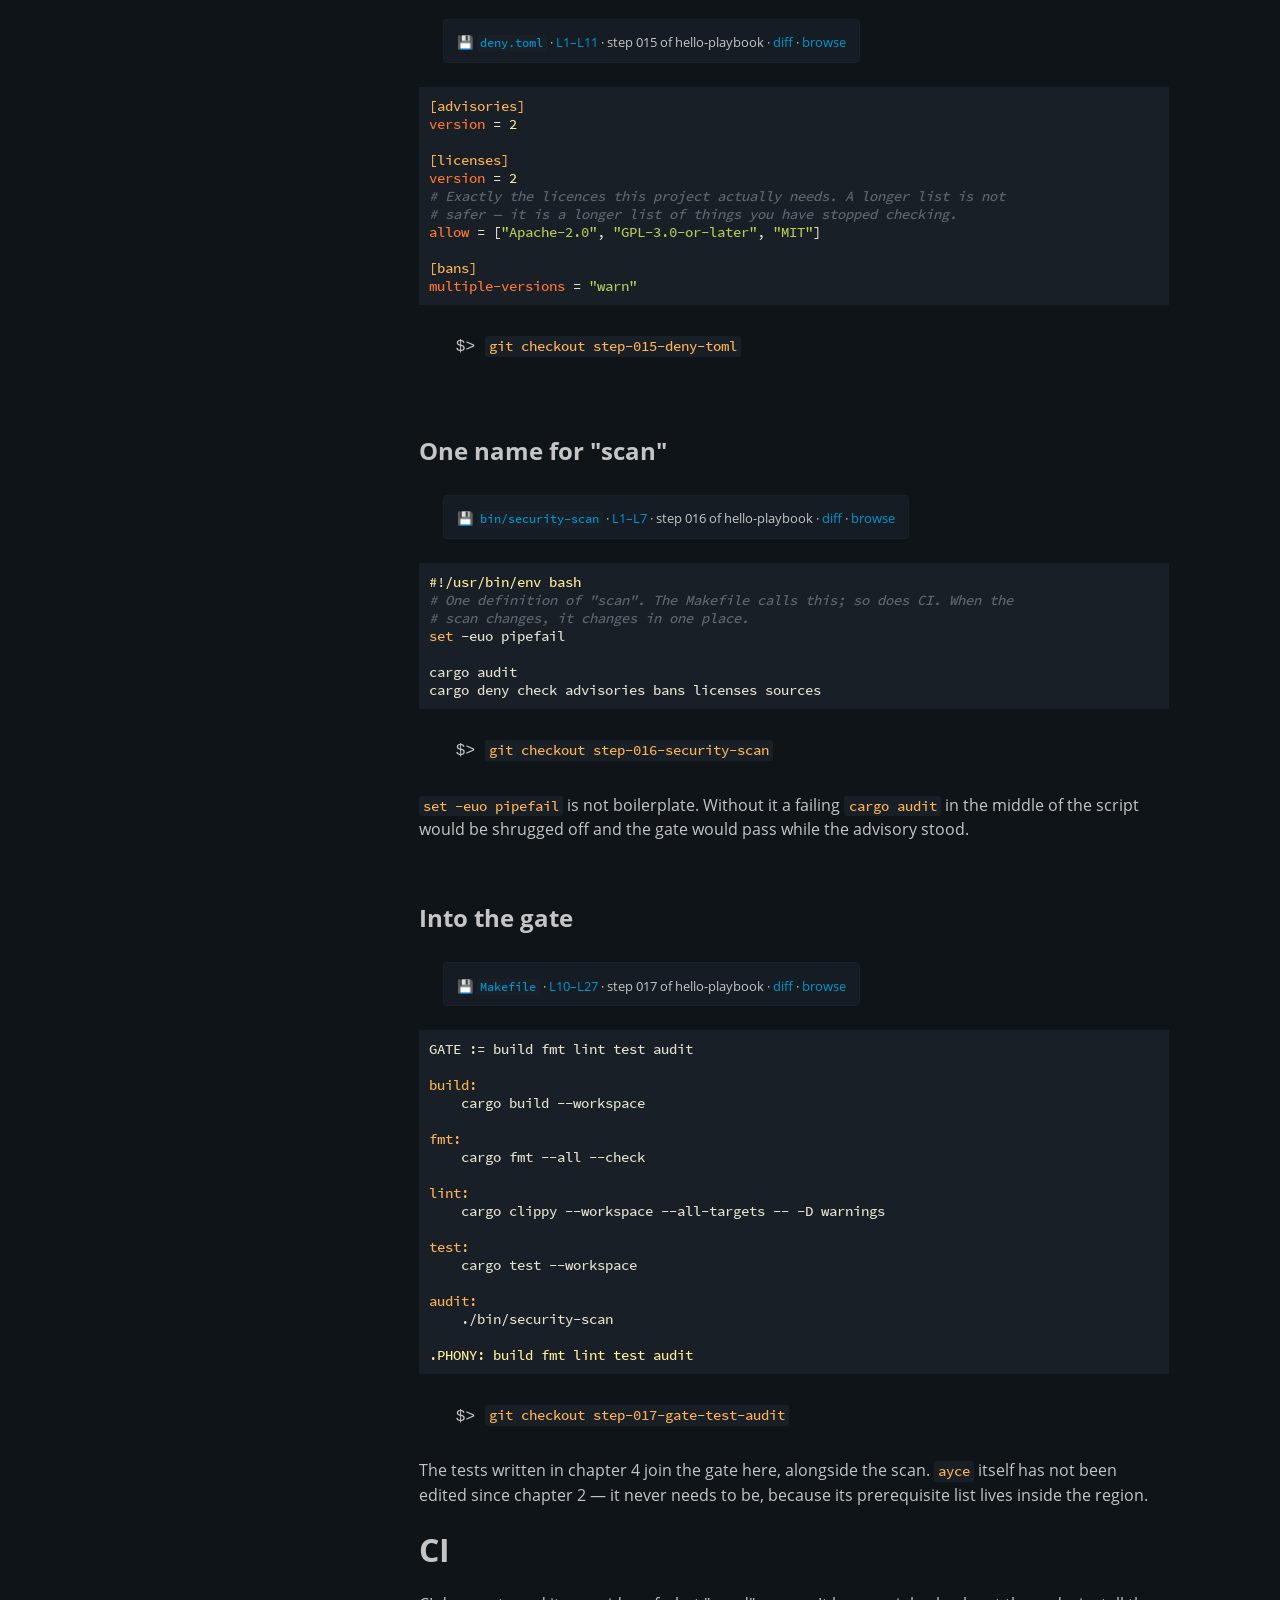
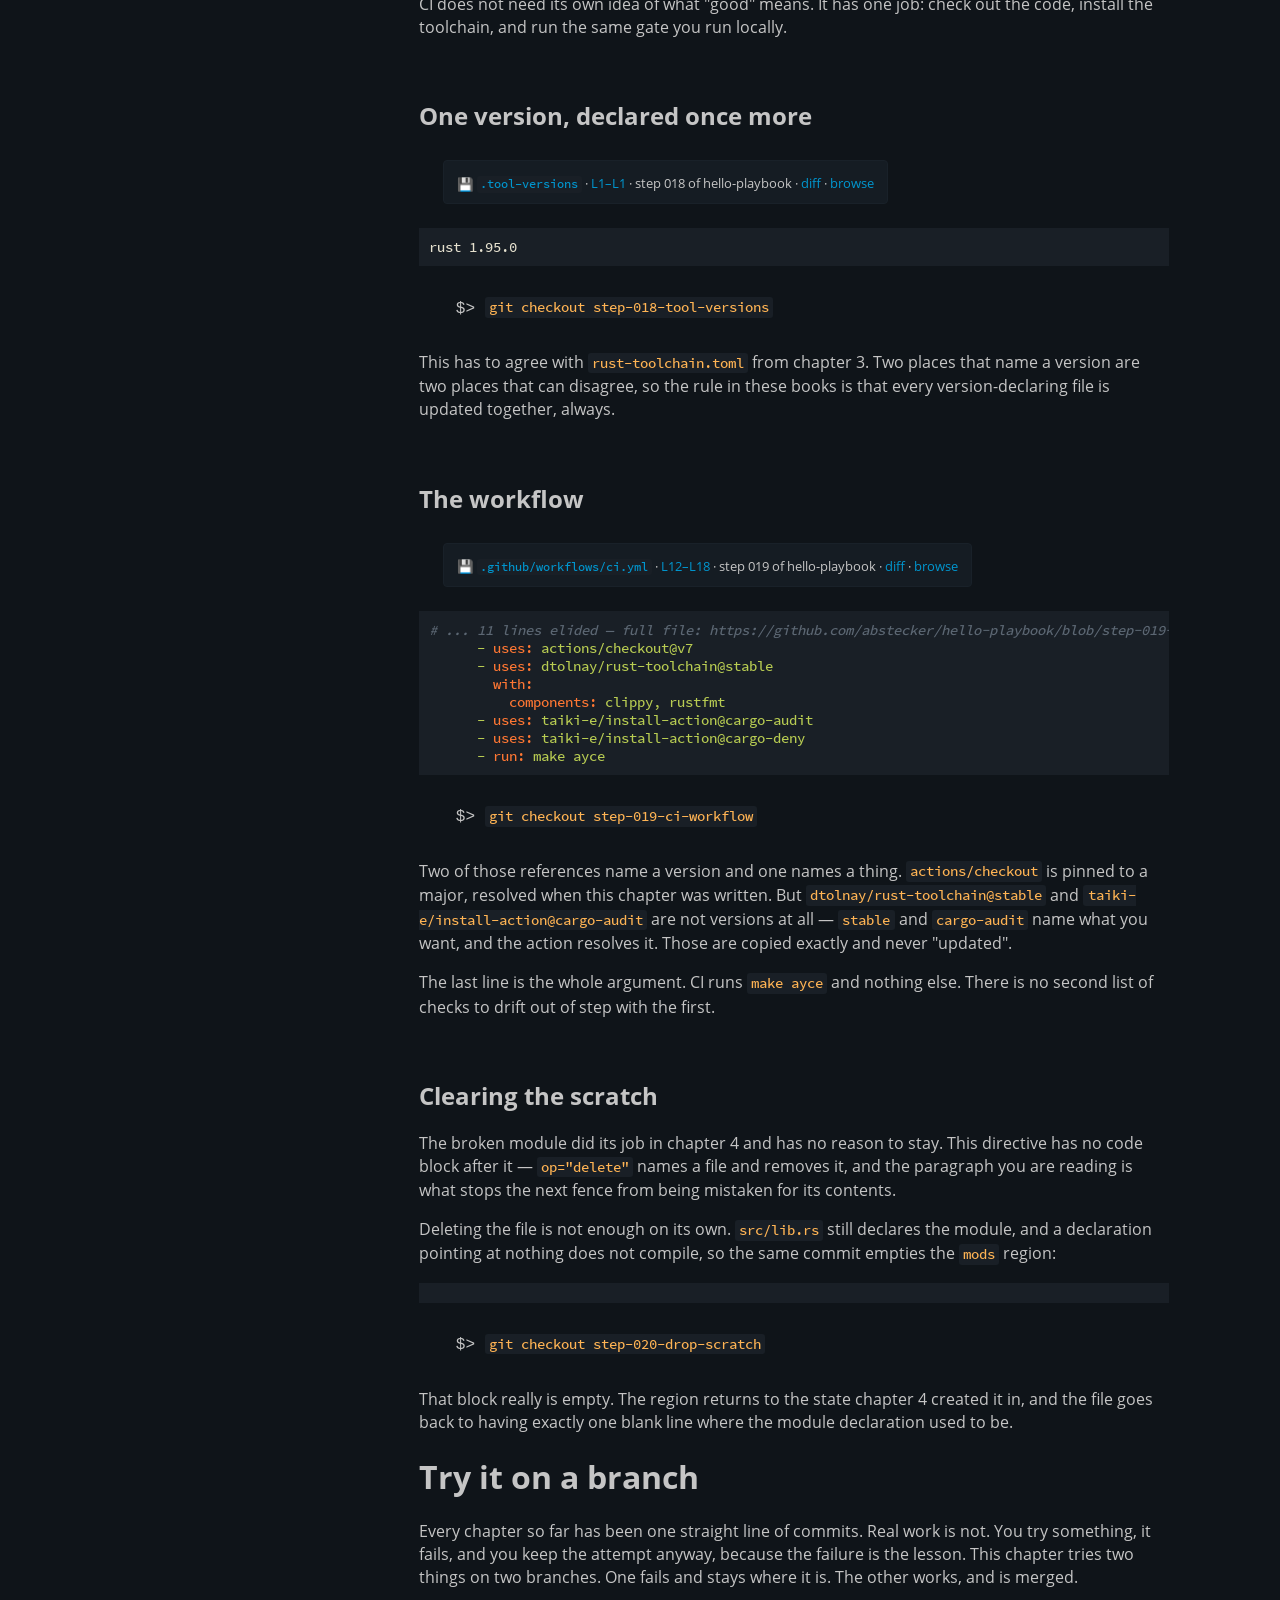
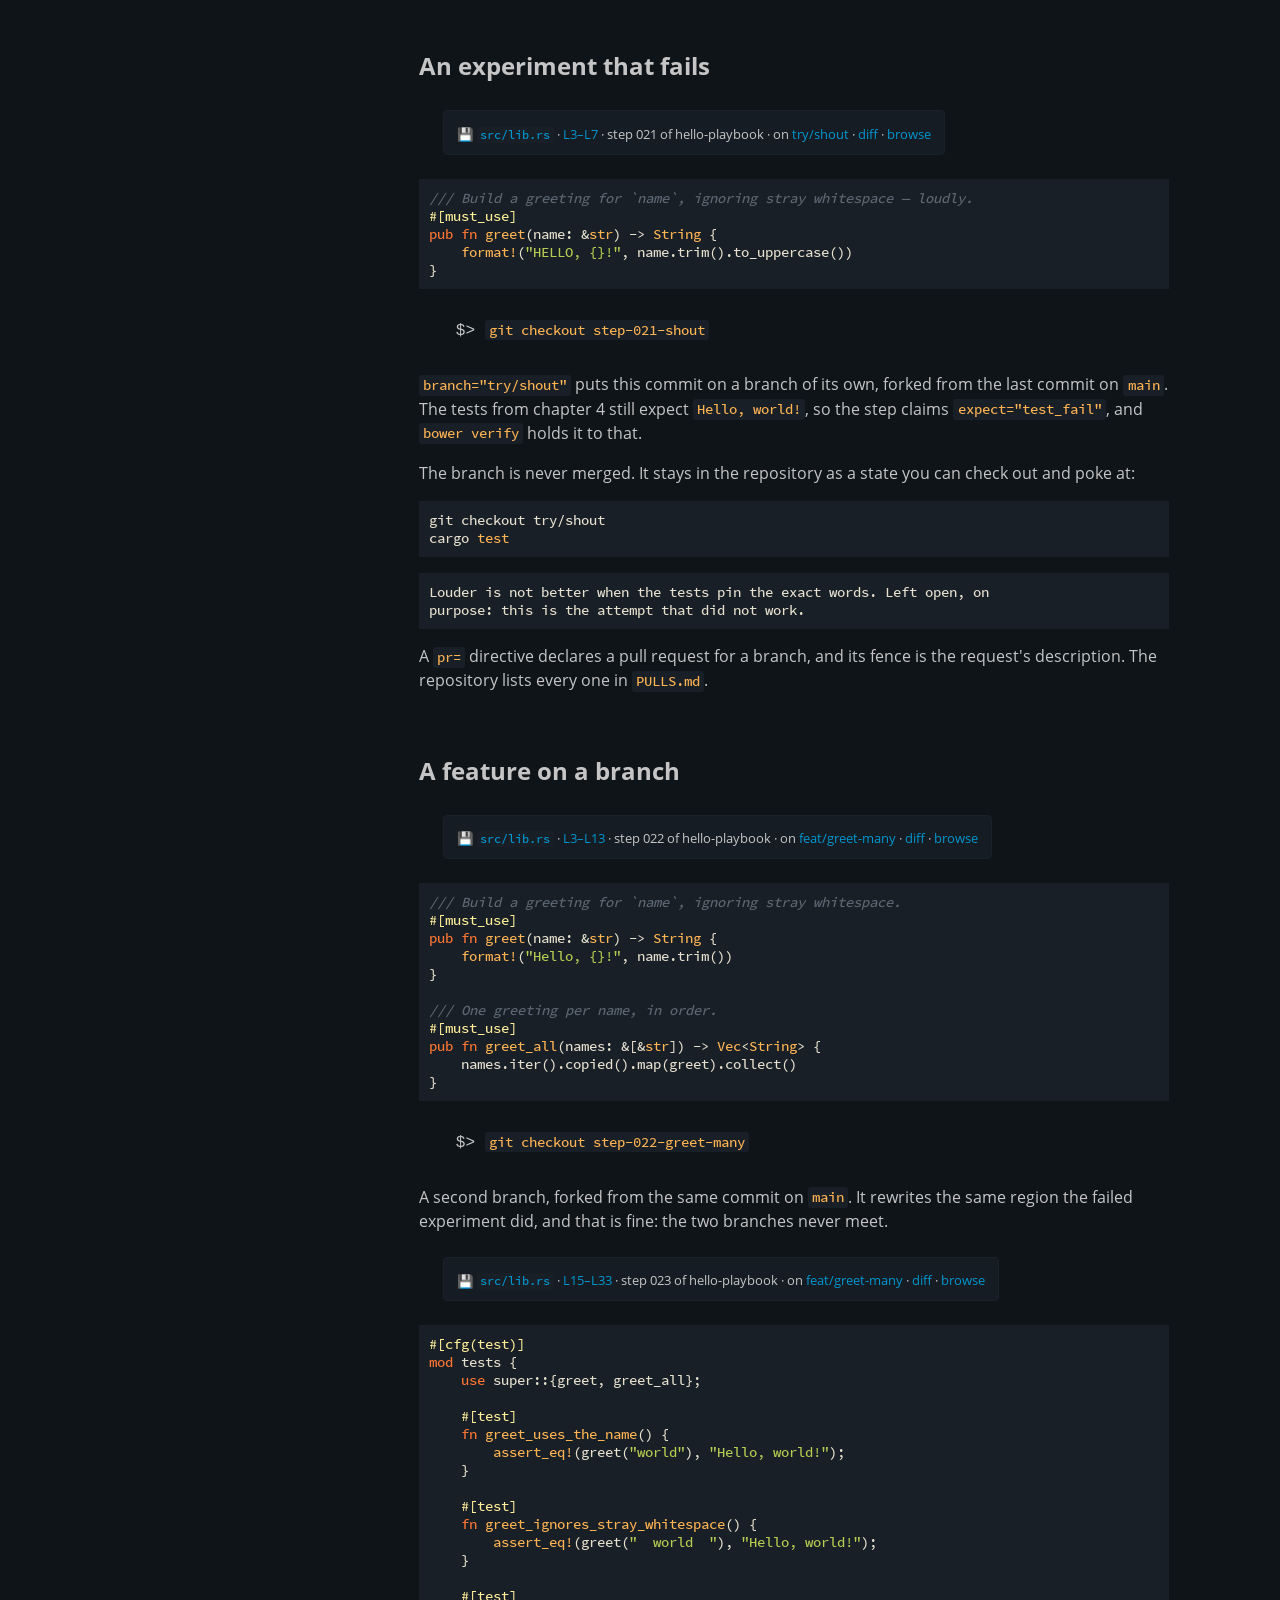
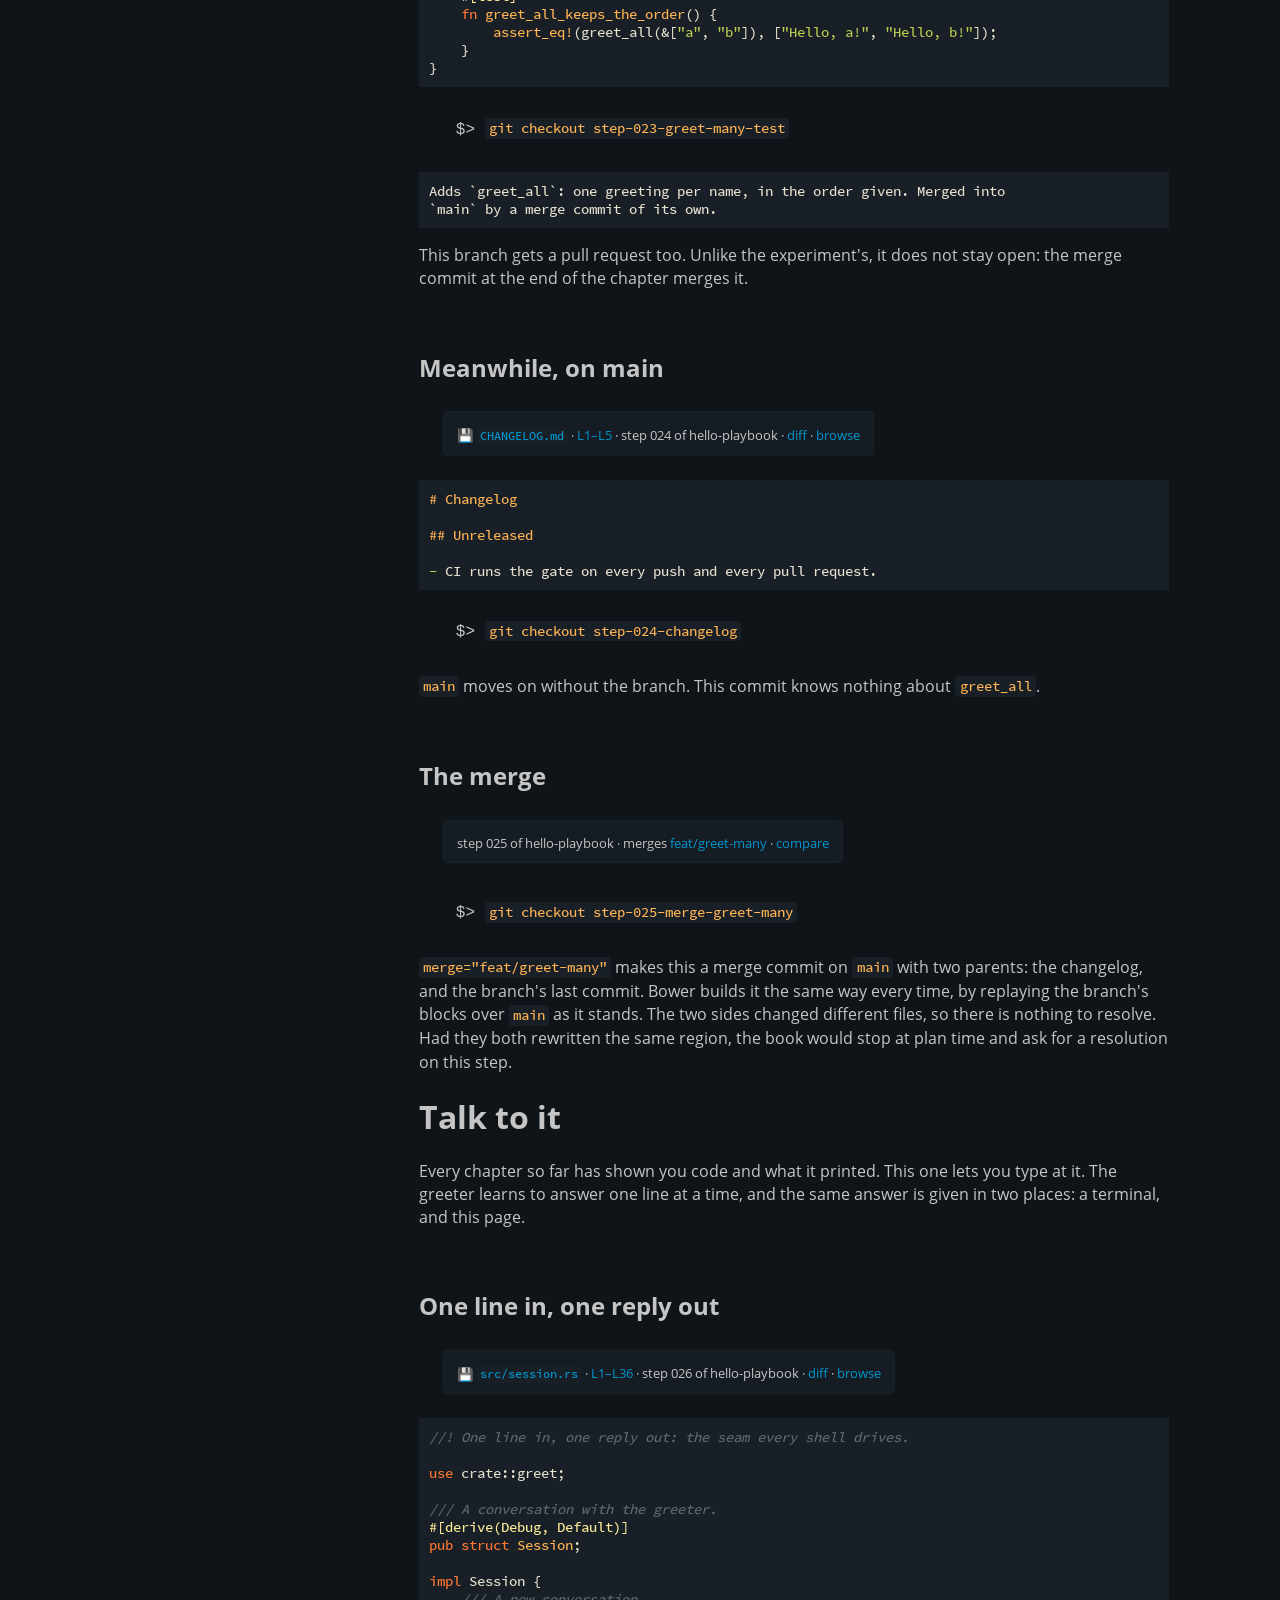
<file: print.html>
<!DOCTYPE HTML>
<html lang="en" class="ayu sidebar-visible" dir="ltr">
    <head>
        <!-- Book generated using mdBook -->
        <meta charset="UTF-8">
        <title>Hello, Playbook</title>
        <meta name="robots" content="noindex">


        <!-- Custom HTML head -->

        <meta name="description" content="A Rust project foundation, taught as a book that builds its own repository.">
        <meta name="viewport" content="width=device-width, initial-scale=1">
        <meta name="theme-color" content="#ffffff">

        <link rel="icon" href="favicon.svg">
        <link rel="shortcut icon" href="favicon.png">
        <link rel="stylesheet" href="css/variables.css">
        <link rel="stylesheet" href="css/general.css">
        <link rel="stylesheet" href="css/chrome.css">
        <link rel="stylesheet" href="css/print.css" media="print">

        <!-- Fonts -->
        <link rel="stylesheet" href="FontAwesome/css/font-awesome.css">
        <link rel="stylesheet" href="fonts/fonts.css">

        <!-- Highlight.js Stylesheets -->
        <link rel="stylesheet" id="highlight-css" href="highlight.css">
        <link rel="stylesheet" id="tomorrow-night-css" href="tomorrow-night.css">
        <link rel="stylesheet" id="ayu-highlight-css" href="ayu-highlight.css">

        <!-- Custom theme stylesheets -->
        <link rel="stylesheet" href="theme/step-meta.css">
        <link rel="stylesheet" href="theme/figures.css">
        <link rel="stylesheet" href="theme/whole-file.css">


        <!-- Provide site root and default themes to javascript -->
        <script>
            const path_to_root = "";
            const default_light_theme = "ayu";
            const default_dark_theme = "navy";
            window.path_to_searchindex_js = "searchindex.js";
        </script>
        <!-- Start loading toc.js asap -->
        <script src="toc.js"></script>
    </head>
    <body>
    <div id="mdbook-help-container">
        <div id="mdbook-help-popup">
            <h2 class="mdbook-help-title">Keyboard shortcuts</h2>
            <div>
                <p>Press <kbd>←</kbd> or <kbd>→</kbd> to navigate between chapters</p>
                <p>Press <kbd>S</kbd> or <kbd>/</kbd> to search in the book</p>
                <p>Press <kbd>?</kbd> to show this help</p>
                <p>Press <kbd>Esc</kbd> to hide this help</p>
            </div>
        </div>
    </div>
    <div id="body-container">
        <!-- Work around some values being stored in localStorage wrapped in quotes -->
        <script>
            try {
                let theme = localStorage.getItem('mdbook-theme');
                let sidebar = localStorage.getItem('mdbook-sidebar');

                if (theme.startsWith('"') && theme.endsWith('"')) {
                    localStorage.setItem('mdbook-theme', theme.slice(1, theme.length - 1));
                }

                if (sidebar.startsWith('"') && sidebar.endsWith('"')) {
                    localStorage.setItem('mdbook-sidebar', sidebar.slice(1, sidebar.length - 1));
                }
            } catch (e) { }
        </script>

        <!-- Set the theme before any content is loaded, prevents flash -->
        <script>
            const default_theme = window.matchMedia("(prefers-color-scheme: dark)").matches ? default_dark_theme : default_light_theme;
            let theme;
            try { theme = localStorage.getItem('mdbook-theme'); } catch(e) { }
            if (theme === null || theme === undefined) { theme = default_theme; }
            const html = document.documentElement;
            html.classList.remove('ayu')
            html.classList.add(theme);
            html.classList.add("js");
        </script>

        <input type="checkbox" id="sidebar-toggle-anchor" class="hidden">

        <!-- Hide / unhide sidebar before it is displayed -->
        <script>
            let sidebar = null;
            const sidebar_toggle = document.getElementById("sidebar-toggle-anchor");
            if (document.body.clientWidth >= 1080) {
                try { sidebar = localStorage.getItem('mdbook-sidebar'); } catch(e) { }
                sidebar = sidebar || 'visible';
            } else {
                sidebar = 'hidden';
                sidebar_toggle.checked = false;
            }
            if (sidebar === 'visible') {
                sidebar_toggle.checked = true;
            } else {
                html.classList.remove('sidebar-visible');
            }
        </script>

        <nav id="sidebar" class="sidebar" aria-label="Table of contents">
            <!-- populated by js -->
            <mdbook-sidebar-scrollbox class="sidebar-scrollbox"></mdbook-sidebar-scrollbox>
            <noscript>
                <iframe class="sidebar-iframe-outer" src="toc.html"></iframe>
            </noscript>
            <div id="sidebar-resize-handle" class="sidebar-resize-handle">
                <div class="sidebar-resize-indicator"></div>
            </div>
        </nav>

        <div id="page-wrapper" class="page-wrapper">

            <div class="page">
                <div id="menu-bar-hover-placeholder"></div>
                <div id="menu-bar" class="menu-bar sticky">
                    <div class="left-buttons">
                        <label id="sidebar-toggle" class="icon-button" for="sidebar-toggle-anchor" title="Toggle Table of Contents" aria-label="Toggle Table of Contents" aria-controls="sidebar">
                            <i class="fa fa-bars"></i>
                        </label>
                        <button id="theme-toggle" class="icon-button" type="button" title="Change theme" aria-label="Change theme" aria-haspopup="true" aria-expanded="false" aria-controls="theme-list">
                            <i class="fa fa-paint-brush"></i>
                        </button>
                        <ul id="theme-list" class="theme-popup" aria-label="Themes" role="menu">
                            <li role="none"><button role="menuitem" class="theme" id="default_theme">Auto</button></li>
                            <li role="none"><button role="menuitem" class="theme" id="light">Light</button></li>
                            <li role="none"><button role="menuitem" class="theme" id="rust">Rust</button></li>
                            <li role="none"><button role="menuitem" class="theme" id="coal">Coal</button></li>
                            <li role="none"><button role="menuitem" class="theme" id="navy">Navy</button></li>
                            <li role="none"><button role="menuitem" class="theme" id="ayu">Ayu</button></li>
                        </ul>
                        <button id="search-toggle" class="icon-button" type="button" title="Search (`/`)" aria-label="Toggle Searchbar" aria-expanded="false" aria-keyshortcuts="/ s" aria-controls="searchbar">
                            <i class="fa fa-search"></i>
                        </button>
                    </div>

                    <h1 class="menu-title">Hello, Playbook</h1>

                    <div class="right-buttons">
                        <a href="print.html" title="Print this book" aria-label="Print this book">
                            <i id="print-button" class="fa fa-print"></i>
                        </a>

                    </div>
                </div>

                <div id="search-wrapper" class="hidden">
                    <form id="searchbar-outer" class="searchbar-outer">
                        <div class="search-wrapper">
                            <input type="search" id="searchbar" name="searchbar" placeholder="Search this book ..." aria-controls="searchresults-outer" aria-describedby="searchresults-header">
                            <div class="spinner-wrapper">
                                <i class="fa fa-spinner fa-spin"></i>
                            </div>
                        </div>
                    </form>
                    <div id="searchresults-outer" class="searchresults-outer hidden">
                        <div id="searchresults-header" class="searchresults-header"></div>
                        <ul id="searchresults">
                        </ul>
                    </div>
                </div>

                <!-- Apply ARIA attributes after the sidebar and the sidebar toggle button are added to the DOM -->
                <script>
                    document.getElementById('sidebar-toggle').setAttribute('aria-expanded', sidebar === 'visible');
                    document.getElementById('sidebar').setAttribute('aria-hidden', sidebar !== 'visible');
                    Array.from(document.querySelectorAll('#sidebar a')).forEach(function(link) {
                        link.setAttribute('tabIndex', sidebar === 'visible' ? 0 : -1);
                    });
                </script>

                <div id="content" class="content">
                    <main>
                        <h1 id="a-repo-that-builds"><a class="header" href="#a-repo-that-builds">A repo that builds</a></h1>
<p>Every project starts the same way: a manifest that names it, and one file that
runs. Nothing else has earned its place yet.</p>
<h2 id="hi-jeffercodians"><a class="header" href="#hi-jeffercodians">Hi Jeffercodians!</a></h2>
<p><a id="step-cargo-init"></a>
<span class="step-meta"><sub><a href="https://github.com/abstecker/hello-playbook/blob/step-001-cargo-init/Cargo.toml" title="View full file">💾 <code>Cargo.toml</code></a> · <a href="https://github.com/abstecker/hello-playbook/blob/step-001-cargo-init/Cargo.toml#L1-L9" title="View source">L1–L9</a> · step 001 of hello-playbook · <a href="https://github.com/abstecker/hello-playbook/commit/step-001-cargo-init" title="View diff">diff</a> · <a href="https://github.com/abstecker/hello-playbook/tree/step-001-cargo-init" title="Browse repo">browse</a></sub></span></p>
<pre><code class="language-toml">[package]
name = "hello-playbook"
version = "0.1.0"
edition = "2021"
rust-version = "1.95"
license = "MIT OR Apache-2.0 OR GPL-3.0-or-later"

[dependencies]

# bower:begin lints
# bower:end lints
</code></pre>
<p><span class="step-checkout">$&gt; <code>git checkout step-001-cargo-init</code></span></p>
<p>The two comment lines at the bottom are a <em>region marker</em>. They mark a hole in
the file that a later chapter will fill, and they are stripped out before the
file reaches the repository. Chapter 3 fills this one.</p>
<p><span class="step-meta"><sub><a href="https://github.com/abstecker/hello-playbook/blob/step-001-cargo-init/src/main.rs" title="View full file">💾 <code>src/main.rs</code></a> · <a href="https://github.com/abstecker/hello-playbook/blob/step-001-cargo-init/src/main.rs#L1-L3" title="View source">L1–L3</a> · step 001 of hello-playbook · <a href="https://github.com/abstecker/hello-playbook/commit/step-001-cargo-init" title="View diff">diff</a> · <a href="https://github.com/abstecker/hello-playbook/tree/step-001-cargo-init" title="Browse repo">browse</a></sub></span></p>
<pre><code class="language-rust">fn main() {
    println!("Hello, world!");
}</code></pre>
<p><span class="step-checkout">$&gt; <code>git checkout step-001-cargo-init</code></span></p>
<p>Both blocks above carry <code>step="cargo-init"</code>, so they land in one commit. That is
right: a manifest without a source file is not a state of the project anyone
would want to check out.</p>
<h2 id="running-it"><a class="header" href="#running-it">Running it</a></h2>
<p><a id="step-hello-runs"></a></p>
<p>This step writes no files. <code>op="none"</code> declares a commit that exists only to
mark a moment in the narrative — here, the moment you can first run the thing.
Run it, and this is what it prints:</p>
<p><span class="step-output"><sub>$ cargo run -q · step 002 of hello-playbook</sub></span></p>
<pre><code class="language-text">Hello, world!
</code></pre>
<p>That fence is not code in the repository. Its directive says <code>output="run"</code>:
the fence holds what <code>cargo run -q</code> printed at this step, and <code>bower verify</code>
runs the program again and fails the day the two disagree. The caption above
the fence, with the command in it, comes from the same directive. A fence with
no <code>&lt;!-- bower … --&gt;</code> comment above it is ignored entirely; only directives
make code, or claims about it.</p>
<div style="break-before: page; page-break-before: always;"></div><h1 id="the-gate"><a class="header" href="#the-gate">The gate</a></h1>
<p>One command has to mean "check everything". In these books that command is
<code>make ayce</code> — <em>all your code, evaluated</em> — and its meaning never varies from
project to project. What varies is what it depends on, and that list grows as
the book does.</p>
<p><a id="step-makefile"></a>
<span class="step-meta"><sub><a href="https://github.com/abstecker/hello-playbook/blob/step-003-makefile/Makefile" title="View full file">💾 <code>Makefile</code></a> · <a href="https://github.com/abstecker/hello-playbook/blob/step-003-makefile/Makefile#L1-L14" title="View source">L1–L14</a> · step 003 of hello-playbook · <a href="https://github.com/abstecker/hello-playbook/commit/step-003-makefile" title="View diff">diff</a> · <a href="https://github.com/abstecker/hello-playbook/tree/step-003-makefile" title="Browse repo">browse</a></sub></span></p>
<pre><code class="language-makefile">.DEFAULT_GOAL := ayce

# bower:begin help
# bower:end help

# bower:begin gate
GATE := build

build:
	cargo build --workspace

.PHONY: build
# bower:end gate

ayce: $(GATE)
	@echo "ayce — all your code, evaluated"

.PHONY: ayce
</code></pre>
<p><span class="step-checkout">$&gt; <code>git checkout step-003-makefile</code></span></p>
<p>The <code>GATE</code> variable lives <em>inside</em> the region, which is the whole trick. Later
chapters replace the region wholesale and the <code>ayce</code> target picks up the new
prerequisites without ever being edited again.</p>
<p><a id="step-make-help"></a>
<span class="step-meta"><sub><a href="https://github.com/abstecker/hello-playbook/blob/step-004-make-help/Makefile" title="View full file">💾 <code>Makefile</code></a> · <a href="https://github.com/abstecker/hello-playbook/blob/step-004-make-help/Makefile#L3-L8" title="View source">L3–L8</a> · step 004 of hello-playbook · <a href="https://github.com/abstecker/hello-playbook/commit/step-004-make-help" title="View diff">diff</a> · <a href="https://github.com/abstecker/hello-playbook/tree/step-004-make-help" title="Browse repo">browse</a></sub></span></p>
<pre><code class="language-makefile">help:
	@echo "ayce   run the whole gate"
	@echo "build  compile the workspace"
	@echo "help   this list"

.PHONY: help
</code></pre>
<p><span class="step-checkout">$&gt; <code>git checkout step-004-make-help</code></span></p>
<p><code>op="region"</code> replaces the text between the two <code>help</code> markers and leaves the
rest of the file alone. The page shows you five lines; the repository gets the
whole Makefile. Note that the block does <em>not</em> repeat the marker lines — they
stay in the file, waiting for the next edit.</p>
<div style="break-before: page; page-break-before: always;"></div><h1 id="lints-and-format"><a class="header" href="#lints-and-format">Lints and format</a></h1>
<p>Formatting and linting are not taste. They are the cheapest possible tests: they
run in a second and they catch a class of mistake before a human ever reads the
diff. So they belong in the gate, and the gate belongs in one command.</p>
<h2 id="pin-the-format"><a class="header" href="#pin-the-format">Pin the format</a></h2>
<p><a id="step-rustfmt"></a>
<span class="step-meta"><sub><a href="https://github.com/abstecker/hello-playbook/blob/step-005-rustfmt/rustfmt.toml" title="View full file">💾 <code>rustfmt.toml</code></a> · <a href="https://github.com/abstecker/hello-playbook/blob/step-005-rustfmt/rustfmt.toml#L1-L3" title="View source">L1–L3</a> · step 005 of hello-playbook · <a href="https://github.com/abstecker/hello-playbook/commit/step-005-rustfmt" title="View diff">diff</a> · <a href="https://github.com/abstecker/hello-playbook/tree/step-005-rustfmt" title="Browse repo">browse</a></sub></span></p>
<pre><code class="language-toml"># Only max_width is set. Everything else is rustfmt's default on purpose —
# a config file full of overrides is a config file nobody can read.
max_width = 100
</code></pre>
<p><span class="step-checkout">$&gt; <code>git checkout step-005-rustfmt</code></span></p>
<h2 id="pin-the-toolchain"><a class="header" href="#pin-the-toolchain">Pin the toolchain</a></h2>
<p><a id="step-toolchain"></a>
<span class="step-meta"><sub><a href="https://github.com/abstecker/hello-playbook/blob/step-006-toolchain/rust-toolchain.toml" title="View full file">💾 <code>rust-toolchain.toml</code></a> · <a href="https://github.com/abstecker/hello-playbook/blob/step-006-toolchain/rust-toolchain.toml#L1-L3" title="View source">L1–L3</a> · step 006 of hello-playbook · <a href="https://github.com/abstecker/hello-playbook/commit/step-006-toolchain" title="View diff">diff</a> · <a href="https://github.com/abstecker/hello-playbook/tree/step-006-toolchain" title="Browse repo">browse</a></sub></span></p>
<pre><code class="language-toml">[toolchain]
channel = "1.95.0"
components = ["clippy", "rustfmt"]
</code></pre>
<p><span class="step-checkout">$&gt; <code>git checkout step-006-toolchain</code></span></p>
<p>Anyone who clones this repository gets that exact compiler, with those exact
components, without being told to install anything. The version appears again in
<code>.tool-versions</code> in chapter 6, and the two must always agree.</p>
<h2 id="fill-the-lints-region"><a class="header" href="#fill-the-lints-region">Fill the lints region</a></h2>
<p><a id="step-lints"></a>
<span class="step-meta"><sub><a href="https://github.com/abstecker/hello-playbook/blob/step-007-lints/Cargo.toml" title="View full file">💾 <code>Cargo.toml</code></a> · <a href="https://github.com/abstecker/hello-playbook/blob/step-007-lints/Cargo.toml#L10-L16" title="View source">L10–L16</a> · step 007 of hello-playbook · <a href="https://github.com/abstecker/hello-playbook/commit/step-007-lints" title="View diff">diff</a> · <a href="https://github.com/abstecker/hello-playbook/tree/step-007-lints" title="Browse repo">browse</a></sub></span></p>
<pre><code class="language-toml">[lints.rust]
unsafe_code = "forbid"

[lints.clippy]
pedantic = { level = "warn", priority = -1 }
unwrap_used = "warn"
expect_used = "warn"
</code></pre>
<p><span class="step-checkout">$&gt; <code>git checkout step-007-lints</code></span></p>
<p>This is the hole chapter 1 left open. The <code>priority = -1</code> is not decoration:
without it, <code>pedantic</code> as a lint <em>group</em> would override the individual lints
listed after it.</p>
<h2 id="put-them-in-the-gate"><a class="header" href="#put-them-in-the-gate">Put them in the gate</a></h2>
<p><a id="step-gate-fmt-clippy"></a>
<span class="step-meta"><sub><a href="https://github.com/abstecker/hello-playbook/blob/step-008-gate-fmt-clippy/Makefile" title="View full file">💾 <code>Makefile</code></a> · <a href="https://github.com/abstecker/hello-playbook/blob/step-008-gate-fmt-clippy/Makefile#L10-L21" title="View source">L10–L21</a> · step 008 of hello-playbook · <a href="https://github.com/abstecker/hello-playbook/commit/step-008-gate-fmt-clippy" title="View diff">diff</a> · <a href="https://github.com/abstecker/hello-playbook/tree/step-008-gate-fmt-clippy" title="Browse repo">browse</a></sub></span></p>
<pre><code class="language-makefile">GATE := build fmt lint

build:
	cargo build --workspace

fmt:
	cargo fmt --all --check

lint:
	cargo clippy --workspace --all-targets -- -D warnings

.PHONY: build fmt lint
</code></pre>
<p><span class="step-checkout">$&gt; <code>git checkout step-008-gate-fmt-clippy</code></span></p>
<p><code>--check</code> rather than a plain <code>cargo fmt</code>, and <code>-D warnings</code> rather than a plain
<code>clippy</code>: a gate that quietly fixes things is not a gate. It must fail.</p>
<div style="break-before: page; page-break-before: always;"></div><h1 id="tests-and-failing-on-purpose"><a class="header" href="#tests-and-failing-on-purpose">Tests, and failing on purpose</a></h1>
<p>A test that has never failed has never been tested. This chapter writes one that
fails, commits it in that state, and fixes it in the next commit — so the
failure is a real, tagged, checkoutable state of the repository rather than
something that happened off-camera.</p>
<h2 id="a-library-to-test"><a class="header" href="#a-library-to-test">A library to test</a></h2>
<p><a id="step-greet-lib"></a>
<span class="step-meta"><sub><a href="https://github.com/abstecker/hello-playbook/blob/step-009-greet-lib/src/lib.rs" title="View full file">💾 <code>src/lib.rs</code></a> · <a href="https://github.com/abstecker/hello-playbook/blob/step-009-greet-lib/src/lib.rs#L1-L2" title="View source">L1–L2</a> · step 009 of hello-playbook · <a href="https://github.com/abstecker/hello-playbook/commit/step-009-greet-lib" title="View diff">diff</a> · <a href="https://github.com/abstecker/hello-playbook/tree/step-009-greet-lib" title="Browse repo">browse</a></sub></span><span class="bower-whole-file" hidden data-file="src/lib.rs" data-lang="rust" data-lines="1-2" data-code="//! A greeting, and nothing else.&#10;&#10;/// Build a greeting for `name`.&#10;#[must_use]&#10;pub fn greet(name: &amp;str) -&gt; String {&#10;    format!(&quot;Hello, {name}!&quot;)&#10;}&#10;"></span></p>
<pre><code class="language-rust">//! A greeting, and nothing else.

// bower:begin mods
// bower:end mods</code></pre>
<p>The <code>mods</code> region is empty and has no blank line around it. Its blank line will
arrive as part of its contents later, so that emptying the region again does not
leave a double blank line behind — which the formatter, installed in chapter 3,
would reject.</p>
<p><span class="step-meta"><sub><a href="https://github.com/abstecker/hello-playbook/blob/step-009-greet-lib/src/lib.rs" title="View full file">💾 <code>src/lib.rs</code></a> · <a href="https://github.com/abstecker/hello-playbook/blob/step-009-greet-lib/src/lib.rs#L3-L7" title="View source">L3–L7</a> · part 2 of 2</sub></span><span class="bower-whole-file" hidden data-file="src/lib.rs" data-lang="rust" data-lines="3-7" data-code="//! A greeting, and nothing else.&#10;&#10;/// Build a greeting for `name`.&#10;#[must_use]&#10;pub fn greet(name: &amp;str) -&gt; String {&#10;    format!(&quot;Hello, {name}!&quot;)&#10;}&#10;"></span></p>
<pre><code class="language-rust">// bower:begin greet
/// Build a greeting for `name`.
#[must_use]
pub fn greet(name: &amp;str) -&gt; String {
    format!("Hello, {name}!")
}
// bower:end greet</code></pre>
<p><span class="step-checkout">$&gt; <code>git checkout step-009-greet-lib</code></span></p>
<p><span class="step-meta"><sub><a href="https://github.com/abstecker/hello-playbook/blob/step-009-greet-lib/src/main.rs" title="View full file">💾 <code>src/main.rs</code></a> · <a href="https://github.com/abstecker/hello-playbook/blob/step-009-greet-lib/src/main.rs#L1-L5" title="View source">L1–L5</a> · step 009 of hello-playbook · <a href="https://github.com/abstecker/hello-playbook/commit/step-009-greet-lib" title="View diff">diff</a> · <a href="https://github.com/abstecker/hello-playbook/tree/step-009-greet-lib" title="Browse repo">browse</a></sub></span></p>
<pre><code class="language-rust">use hello_playbook::greet;

fn main() {
    println!("{}", greet("world"));
}</code></pre>
<p><span class="step-checkout">$&gt; <code>git checkout step-009-greet-lib</code></span></p>
<p><code>op="replace"</code> writes a whole new file over the old one. Both blocks share
<code>step="greet-lib"</code>, so extracting the function and rewiring the binary are one
commit — the repository never passes through a state where <code>main.rs</code> refers to
something that is not there yet.</p>
<h2 id="a-test-that-passes"><a class="header" href="#a-test-that-passes">A test that passes</a></h2>
<p><a id="step-greet-test"></a>
<span class="step-meta"><sub><a href="https://github.com/abstecker/hello-playbook/blob/step-010-greet-test/src/lib.rs" title="View full file">💾 <code>src/lib.rs</code></a> · <a href="https://github.com/abstecker/hello-playbook/blob/step-010-greet-test/src/lib.rs#L8-L17" title="View source">L8–L17</a> · step 010 of hello-playbook · <a href="https://github.com/abstecker/hello-playbook/commit/step-010-greet-test" title="View diff">diff</a> · <a href="https://github.com/abstecker/hello-playbook/tree/step-010-greet-test" title="Browse repo">browse</a></sub></span></p>
<pre><code class="language-rust">
// bower:begin tests
#[cfg(test)]
mod tests {
    use super::greet;

    #[test]
    fn greet_uses_the_name() {
        assert_eq!(greet("world"), "Hello, world!");
    }
}
// bower:end tests</code></pre>
<p><span class="step-checkout">$&gt; <code>git checkout step-010-greet-test</code></span></p>
<p><code>op="append"</code> adds to the bottom of a file without repeating its top. The block
opens with a blank line, which is how the separating blank line gets there.</p>
<h2 id="a-test-that-fails"><a class="header" href="#a-test-that-fails">A test that fails</a></h2>
<p><a id="step-test-that-fails"></a>
<span class="step-meta"><sub><a href="https://github.com/abstecker/hello-playbook/blob/step-011-test-that-fails/src/lib.rs" title="View full file">💾 <code>src/lib.rs</code></a> · <a href="https://github.com/abstecker/hello-playbook/blob/step-011-test-that-fails/src/lib.rs#L18-L21" title="View source">L18–L21</a> · step 011 of hello-playbook · <a href="https://github.com/abstecker/hello-playbook/commit/step-011-test-that-fails" title="View diff">diff</a> · <a href="https://github.com/abstecker/hello-playbook/tree/step-011-test-that-fails" title="Browse repo">browse</a></sub></span></p>
<pre><code class="language-rust"><span class="boring">#[cfg(test)]
</span><span class="boring">mod tests {
</span><span class="boring">    use super::greet;
</span><span class="boring">
</span><span class="boring">    #[test]
</span><span class="boring">    fn greet_uses_the_name() {
</span><span class="boring">        assert_eq!(greet("world"), "Hello, world!");
</span><span class="boring">    }
</span><span class="boring">
</span>    #[test]
    fn greet_ignores_stray_whitespace() {
        assert_eq!(greet("  world  "), "Hello, world!");
    }
<span class="boring">}</span></code></pre>
<p><span class="step-checkout">$&gt; <code>git checkout step-011-test-that-fails</code></span></p>
<div class="step-exercise">
<p><strong>Your turn: Make the test pass</strong></p>
<p>Fork <a href="https://github.com/abstecker/hello-playbook/fork">the repository</a>, then:</p>
<pre><code class="language-console">git clone https://github.com/abstecker/hello-playbook.git   # or your fork
git checkout step-011-test-that-fails
cargo test
</code></pre>
<p>Green means you did it. The answer is <a href="ch04-tests-and-failing-on-purpose.html#step-test-that-passes">the next step</a>.</p>
</div>
<p>Two things are happening here.</p>
<p><code>expect="test_fail"</code> declares that this commit's tests are <em>supposed</em> to fail.
That is a promise the toolchain checks: when the replay layer builds this
repository it runs the tests at this step and treats a pass as the error.</p>
<p>The <code>bower:show</code> markers decide what you just read. The block above contains the
whole test module, because the repository needs the whole file — but only the
new test was printed on the page. The markers never reach the repository.</p>
<p>The <code>exercise</code> key is the third thing. It marks this step as a place to stop
reading and start typing: the box under the code above tells you how to fork
the repository, check out exactly this commit, and run the tests yourself. The
next section is one answer, and it stays folded until you open it.</p>
<p>Here is the part of what <code>cargo test</code> prints at this step that matters:</p>
<p><span class="step-output"><sub>$ cargo test · step 011 of hello-playbook</sub></span></p>
<pre><code class="language-text">[...]
thread 'tests::greet_ignores_stray_whitespace' panicked at src/lib.rs:20:9:
assertion `left == right` failed
  left: "Hello,   world  !"
 right: "Hello, world!"
[...]
</code></pre>
<p>That is not a paste. The <code>output="verify"</code> directive above binds the block to
this step, and <code>bower verify</code> runs the tests and fails the day what they print
changes. <code>bower verify --record</code> is what filled it in, with the whole output.</p>
<p>The two <code>[...]</code> lines are a trim, made by hand after recording. Each one stands
for lines left out, so the quote can skip the test list and the summary and
keep only the failure. It is still checked: the lines that remain must appear
in the output, in this order. <code>--record</code> leaves the trim alone for as long as
that holds, and writes the whole output back the day it does not.</p>
<h2 id="the-fix"><a class="header" href="#the-fix">The fix</a></h2>
<p><a id="step-test-that-passes"></a></p>
<details class="step-answer">
<summary>Show the answer</summary>
<p><span class="step-meta"><sub><a href="https://github.com/abstecker/hello-playbook/blob/step-012-test-that-passes/src/lib.rs" title="View full file">💾 <code>src/lib.rs</code></a> · <a href="https://github.com/abstecker/hello-playbook/blob/step-012-test-that-passes/src/lib.rs#L3-L7" title="View source">L3–L7</a> · step 012 of hello-playbook · <a href="https://github.com/abstecker/hello-playbook/commit/step-012-test-that-passes" title="View diff">diff</a> · <a href="https://github.com/abstecker/hello-playbook/tree/step-012-test-that-passes" title="Browse repo">browse</a></sub></span></p>
<pre><code class="language-rust">/// Build a greeting for `name`, ignoring stray whitespace.
#[must_use]
pub fn greet(name: &amp;str) -&gt; String {
    format!("Hello, {}!", name.trim())
}</code></pre>
<p><span class="step-checkout">$&gt; <code>git checkout step-012-test-that-passes</code></span></p>
</details>
<p>The fix is in a different region of the same file. That is the point of regions:
the test module and the function it tests grow independently, and each edit
shows only itself.</p>
<h2 id="code-that-does-not-compile"><a class="header" href="#code-that-does-not-compile">Code that does not compile</a></h2>
<p><a id="step-wont-compile"></a>
<span class="step-meta"><sub><a href="https://github.com/abstecker/hello-playbook/blob/step-013-wont-compile/src/scratch.rs" title="View full file">💾 <code>src/scratch.rs</code></a> · <a href="https://github.com/abstecker/hello-playbook/blob/step-013-wont-compile/src/scratch.rs#L1-L6" title="View source">L1–L6</a> · step 013 of hello-playbook · <a href="https://github.com/abstecker/hello-playbook/commit/step-013-wont-compile" title="View diff">diff</a> · <a href="https://github.com/abstecker/hello-playbook/tree/step-013-wont-compile" title="Browse repo">browse</a></sub></span></p>
<pre><code class="language-rust">// bower:begin scratch
/// Deliberately wrong: a string literal is not a `u32`.
#[must_use]
pub fn answer() -&gt; u32 {
    let n: u32 = "42";
    n
}
// bower:end scratch</code></pre>
<p><span class="step-checkout">$&gt; <code>git checkout step-013-wont-compile</code></span></p>
<p><span class="step-meta"><sub><a href="https://github.com/abstecker/hello-playbook/blob/step-013-wont-compile/src/lib.rs" title="View full file">💾 <code>src/lib.rs</code></a> · <a href="https://github.com/abstecker/hello-playbook/blob/step-013-wont-compile/src/lib.rs#L3-L4" title="View source">L3–L4</a> · step 013 of hello-playbook · <a href="https://github.com/abstecker/hello-playbook/commit/step-013-wont-compile" title="View diff">diff</a> · <a href="https://github.com/abstecker/hello-playbook/tree/step-013-wont-compile" title="Browse repo">browse</a></sub></span></p>
<pre><code class="language-rust">pub mod scratch;
</code></pre>
<p><span class="step-checkout">$&gt; <code>git checkout step-013-wont-compile</code></span></p>
<p>The second block is not decoration. A file that no module declaration points at
is never compiled, so a <code>compile_fail</code> in an undeclared file would be a lie
about the toolchain. Declaring the module and writing the broken code are one
commit, and that commit genuinely does not build.</p>
<p>Notice the blank line at the end of that block. That is the separator promised
earlier — it belongs to the region, not to the file around it.</p>
<p>And here is what the compiler says about it, checked the same way:</p>
<p><span class="step-output"><sub>$ cargo check · step 013 of hello-playbook · <a href="https://doc.rust-lang.org/error_codes/E0308.html">E0308</a></sub></span></p>
<pre><code class="language-text">error[E0308]: mismatched types
 --&gt; src/scratch.rs:4:18
  |
4 |     let n: u32 = "42";
  |            ---   ^^^^ expected `u32`, found `&amp;str`
  |            |
  |            expected due to this

For more information about this error, try `rustc --explain E0308`.
error: could not compile `hello-playbook` (lib) due to 1 previous error
</code></pre>
<h2 id="the-repair"><a class="header" href="#the-repair">The repair</a></h2>
<p><a id="step-scratch-fixed"></a>
<span class="step-meta"><sub><a href="https://github.com/abstecker/hello-playbook/blob/step-014-scratch-fixed/src/scratch.rs" title="View full file">💾 <code>src/scratch.rs</code></a> · <a href="https://github.com/abstecker/hello-playbook/blob/step-014-scratch-fixed/src/scratch.rs#L1-L5" title="View source">L1–L5</a> · step 014 of hello-playbook · <a href="https://github.com/abstecker/hello-playbook/commit/step-014-scratch-fixed" title="View diff">diff</a> · <a href="https://github.com/abstecker/hello-playbook/tree/step-014-scratch-fixed" title="Browse repo">browse</a></sub></span></p>
<pre><code class="language-rust">/// Parse the text, and fall back to zero when it is not a number.
#[must_use]
pub fn answer() -&gt; u32 {
    "42".parse().unwrap_or_default()
}</code></pre>
<p><span class="step-checkout">$&gt; <code>git checkout step-014-scratch-fixed</code></span></p>
<p><code>unwrap_or_default</code> rather than <code>unwrap</code>: chapter 3 set <code>unwrap_used = "warn"</code>,
and the gate turns warnings into failures.</p>
<div style="break-before: page; page-break-before: always;"></div><h1 id="supply-chain"><a class="header" href="#supply-chain">Supply chain</a></h1>
<p>Your code is a small fraction of what you ship. The rest arrives from a
registry, written by people you will never meet, and it changes underneath you.
Two tools watch it, and one script gives them a single name.</p>
<h2 id="rules-for-dependencies"><a class="header" href="#rules-for-dependencies">Rules for dependencies</a></h2>
<p><a id="step-deny-toml"></a>
<span class="step-meta"><sub><a href="https://github.com/abstecker/hello-playbook/blob/step-015-deny-toml/deny.toml" title="View full file">💾 <code>deny.toml</code></a> · <a href="https://github.com/abstecker/hello-playbook/blob/step-015-deny-toml/deny.toml#L1-L11" title="View source">L1–L11</a> · step 015 of hello-playbook · <a href="https://github.com/abstecker/hello-playbook/commit/step-015-deny-toml" title="View diff">diff</a> · <a href="https://github.com/abstecker/hello-playbook/tree/step-015-deny-toml" title="Browse repo">browse</a></sub></span></p>
<pre><code class="language-toml">[advisories]
version = 2

[licenses]
version = 2
# Exactly the licences this project actually needs. A longer list is not
# safer — it is a longer list of things you have stopped checking.
allow = ["Apache-2.0", "GPL-3.0-or-later", "MIT"]

[bans]
multiple-versions = "warn"
</code></pre>
<p><span class="step-checkout">$&gt; <code>git checkout step-015-deny-toml</code></span></p>
<h2 id="one-name-for-scan"><a class="header" href="#one-name-for-scan">One name for "scan"</a></h2>
<p><a id="step-security-scan"></a>
<span class="step-meta"><sub><a href="https://github.com/abstecker/hello-playbook/blob/step-016-security-scan/bin/security-scan" title="View full file">💾 <code>bin/security-scan</code></a> · <a href="https://github.com/abstecker/hello-playbook/blob/step-016-security-scan/bin/security-scan#L1-L7" title="View source">L1–L7</a> · step 016 of hello-playbook · <a href="https://github.com/abstecker/hello-playbook/commit/step-016-security-scan" title="View diff">diff</a> · <a href="https://github.com/abstecker/hello-playbook/tree/step-016-security-scan" title="Browse repo">browse</a></sub></span></p>
<pre><code class="language-bash">#!/usr/bin/env bash
# One definition of "scan". The Makefile calls this; so does CI. When the
# scan changes, it changes in one place.
set -euo pipefail

cargo audit
cargo deny check advisories bans licenses sources
</code></pre>
<p><span class="step-checkout">$&gt; <code>git checkout step-016-security-scan</code></span></p>
<p><code>set -euo pipefail</code> is not boilerplate. Without it a failing <code>cargo audit</code> in
the middle of the script would be shrugged off and the gate would pass while the
advisory stood.</p>
<h2 id="into-the-gate"><a class="header" href="#into-the-gate">Into the gate</a></h2>
<p><a id="step-gate-test-audit"></a>
<span class="step-meta"><sub><a href="https://github.com/abstecker/hello-playbook/blob/step-017-gate-test-audit/Makefile" title="View full file">💾 <code>Makefile</code></a> · <a href="https://github.com/abstecker/hello-playbook/blob/step-017-gate-test-audit/Makefile#L10-L27" title="View source">L10–L27</a> · step 017 of hello-playbook · <a href="https://github.com/abstecker/hello-playbook/commit/step-017-gate-test-audit" title="View diff">diff</a> · <a href="https://github.com/abstecker/hello-playbook/tree/step-017-gate-test-audit" title="Browse repo">browse</a></sub></span></p>
<pre><code class="language-makefile">GATE := build fmt lint test audit

build:
	cargo build --workspace

fmt:
	cargo fmt --all --check

lint:
	cargo clippy --workspace --all-targets -- -D warnings

test:
	cargo test --workspace

audit:
	./bin/security-scan

.PHONY: build fmt lint test audit
</code></pre>
<p><span class="step-checkout">$&gt; <code>git checkout step-017-gate-test-audit</code></span></p>
<p>The tests written in chapter 4 join the gate here, alongside the scan. <code>ayce</code>
itself has not been edited since chapter 2 — it never needs to be, because its
prerequisite list lives inside the region.</p>
<div style="break-before: page; page-break-before: always;"></div><h1 id="ci"><a class="header" href="#ci">CI</a></h1>
<p>CI does not need its own idea of what "good" means. It has one job: check out
the code, install the toolchain, and run the same gate you run locally.</p>
<h2 id="one-version-declared-once-more"><a class="header" href="#one-version-declared-once-more">One version, declared once more</a></h2>
<p><a id="step-tool-versions"></a>
<span class="step-meta"><sub><a href="https://github.com/abstecker/hello-playbook/blob/step-018-tool-versions/.tool-versions" title="View full file">💾 <code>.tool-versions</code></a> · <a href="https://github.com/abstecker/hello-playbook/blob/step-018-tool-versions/.tool-versions#L1-L1" title="View source">L1–L1</a> · step 018 of hello-playbook · <a href="https://github.com/abstecker/hello-playbook/commit/step-018-tool-versions" title="View diff">diff</a> · <a href="https://github.com/abstecker/hello-playbook/tree/step-018-tool-versions" title="Browse repo">browse</a></sub></span></p>
<pre><code class="language-text">rust 1.95.0
</code></pre>
<p><span class="step-checkout">$&gt; <code>git checkout step-018-tool-versions</code></span></p>
<p>This has to agree with <code>rust-toolchain.toml</code> from chapter 3. Two places that
name a version are two places that can disagree, so the rule in these books is
that every version-declaring file is updated together, always.</p>
<h2 id="the-workflow"><a class="header" href="#the-workflow">The workflow</a></h2>
<p><a id="step-ci-workflow"></a>
<span class="step-meta"><sub><a href="https://github.com/abstecker/hello-playbook/blob/step-019-ci-workflow/.github/workflows/ci.yml" title="View full file">💾 <code>.github/workflows/ci.yml</code></a> · <a href="https://github.com/abstecker/hello-playbook/blob/step-019-ci-workflow/.github/workflows/ci.yml#L12-L18" title="View source">L12–L18</a> · step 019 of hello-playbook · <a href="https://github.com/abstecker/hello-playbook/commit/step-019-ci-workflow" title="View diff">diff</a> · <a href="https://github.com/abstecker/hello-playbook/tree/step-019-ci-workflow" title="Browse repo">browse</a></sub></span></p>
<pre><code class="language-yaml"># ... 11 lines elided — full file: https://github.com/abstecker/hello-playbook/blob/step-019-ci-workflow/.github/workflows/ci.yml
      - uses: actions/checkout@v7
      - uses: dtolnay/rust-toolchain@stable
        with:
          components: clippy, rustfmt
      - uses: taiki-e/install-action@cargo-audit
      - uses: taiki-e/install-action@cargo-deny
      - run: make ayce
</code></pre>
<p><span class="step-checkout">$&gt; <code>git checkout step-019-ci-workflow</code></span></p>
<p>Two of those references name a version and one names a thing. <code>actions/checkout</code>
is pinned to a major, resolved when this chapter was written. But
<code>dtolnay/rust-toolchain@stable</code> and <code>taiki-e/install-action@cargo-audit</code> are not
versions at all — <code>stable</code> and <code>cargo-audit</code> name what you want, and the action
resolves it. Those are copied exactly and never "updated".</p>
<p>The last line is the whole argument. CI runs <code>make ayce</code> and nothing else. There
is no second list of checks to drift out of step with the first.</p>
<h2 id="clearing-the-scratch"><a class="header" href="#clearing-the-scratch">Clearing the scratch</a></h2>
<p><a id="step-drop-scratch"></a></p>
<p>The broken module did its job in chapter 4 and has no reason to stay. This
directive has no code block after it — <code>op="delete"</code> names a file and removes
it, and the paragraph you are reading is what stops the next fence from being
mistaken for its contents.</p>
<p>Deleting the file is not enough on its own. <code>src/lib.rs</code> still declares the
module, and a declaration pointing at nothing does not compile, so the same
commit empties the <code>mods</code> region:</p>
<pre><code class="language-rust"></code></pre>
<p><span class="step-checkout">$&gt; <code>git checkout step-020-drop-scratch</code></span></p>
<p>That block really is empty. The region returns to the state chapter 4 created it
in, and the file goes back to having exactly one blank line where the module
declaration used to be.</p>
<div style="break-before: page; page-break-before: always;"></div><h1 id="try-it-on-a-branch"><a class="header" href="#try-it-on-a-branch">Try it on a branch</a></h1>
<p>Every chapter so far has been one straight line of commits. Real work is not.
You try something, it fails, and you keep the attempt anyway, because the
failure is the lesson. This chapter tries two things on two branches. One fails
and stays where it is. The other works, and is merged.</p>
<h2 id="an-experiment-that-fails"><a class="header" href="#an-experiment-that-fails">An experiment that fails</a></h2>
<p><a id="step-shout"></a>
<span class="step-meta"><sub><a href="https://github.com/abstecker/hello-playbook/blob/step-021-shout/src/lib.rs" title="View full file">💾 <code>src/lib.rs</code></a> · <a href="https://github.com/abstecker/hello-playbook/blob/step-021-shout/src/lib.rs#L3-L7" title="View source">L3–L7</a> · step 021 of hello-playbook · on <a href="https://github.com/abstecker/hello-playbook/tree/try/shout" title="Browse branch">try/shout</a> · <a href="https://github.com/abstecker/hello-playbook/commit/step-021-shout" title="View diff">diff</a> · <a href="https://github.com/abstecker/hello-playbook/tree/step-021-shout" title="Browse repo">browse</a></sub></span></p>
<pre><code class="language-rust">/// Build a greeting for `name`, ignoring stray whitespace — loudly.
#[must_use]
pub fn greet(name: &amp;str) -&gt; String {
    format!("HELLO, {}!", name.trim().to_uppercase())
}</code></pre>
<p><span class="step-checkout">$&gt; <code>git checkout step-021-shout</code></span></p>
<p><code>branch="try/shout"</code> puts this commit on a branch of its own, forked from the
last commit on <code>main</code>. The tests from chapter 4 still expect <code>Hello, world!</code>,
so the step claims <code>expect="test_fail"</code>, and <code>bower verify</code> holds it to that.</p>
<p>The branch is never merged. It stays in the repository as a state you can
check out and poke at:</p>
<pre><code class="language-sh">git checkout try/shout
cargo test
</code></pre>
<pre><code class="language-markdown">Louder is not better when the tests pin the exact words. Left open, on
purpose: this is the attempt that did not work.
</code></pre>
<p>A <code>pr=</code> directive declares a pull request for a branch, and its fence is the
request's description. The repository lists every one in <code>PULLS.md</code>.</p>
<h2 id="a-feature-on-a-branch"><a class="header" href="#a-feature-on-a-branch">A feature on a branch</a></h2>
<p><a id="step-greet-many"></a>
<span class="step-meta"><sub><a href="https://github.com/abstecker/hello-playbook/blob/step-022-greet-many/src/lib.rs" title="View full file">💾 <code>src/lib.rs</code></a> · <a href="https://github.com/abstecker/hello-playbook/blob/step-022-greet-many/src/lib.rs#L3-L13" title="View source">L3–L13</a> · step 022 of hello-playbook · on <a href="https://github.com/abstecker/hello-playbook/tree/feat/greet-many" title="Browse branch">feat/greet-many</a> · <a href="https://github.com/abstecker/hello-playbook/commit/step-022-greet-many" title="View diff">diff</a> · <a href="https://github.com/abstecker/hello-playbook/tree/step-022-greet-many" title="Browse repo">browse</a></sub></span></p>
<pre><code class="language-rust">/// Build a greeting for `name`, ignoring stray whitespace.
#[must_use]
pub fn greet(name: &amp;str) -&gt; String {
    format!("Hello, {}!", name.trim())
}

/// One greeting per name, in order.
#[must_use]
pub fn greet_all(names: &amp;[&amp;str]) -&gt; Vec&lt;String&gt; {
    names.iter().copied().map(greet).collect()
}</code></pre>
<p><span class="step-checkout">$&gt; <code>git checkout step-022-greet-many</code></span></p>
<p>A second branch, forked from the same commit on <code>main</code>. It rewrites the same
region the failed experiment did, and that is fine: the two branches never
meet.</p>
<p><a id="step-greet-many-test"></a>
<span class="step-meta"><sub><a href="https://github.com/abstecker/hello-playbook/blob/step-023-greet-many-test/src/lib.rs" title="View full file">💾 <code>src/lib.rs</code></a> · <a href="https://github.com/abstecker/hello-playbook/blob/step-023-greet-many-test/src/lib.rs#L15-L33" title="View source">L15–L33</a> · step 023 of hello-playbook · on <a href="https://github.com/abstecker/hello-playbook/tree/feat/greet-many" title="Browse branch">feat/greet-many</a> · <a href="https://github.com/abstecker/hello-playbook/commit/step-023-greet-many-test" title="View diff">diff</a> · <a href="https://github.com/abstecker/hello-playbook/tree/step-023-greet-many-test" title="Browse repo">browse</a></sub></span></p>
<pre><code class="language-rust">#[cfg(test)]
mod tests {
    use super::{greet, greet_all};

    #[test]
    fn greet_uses_the_name() {
        assert_eq!(greet("world"), "Hello, world!");
    }

    #[test]
    fn greet_ignores_stray_whitespace() {
        assert_eq!(greet("  world  "), "Hello, world!");
    }

    #[test]
    fn greet_all_keeps_the_order() {
        assert_eq!(greet_all(&amp;["a", "b"]), ["Hello, a!", "Hello, b!"]);
    }
}</code></pre>
<p><span class="step-checkout">$&gt; <code>git checkout step-023-greet-many-test</code></span></p>
<pre><code class="language-markdown">Adds `greet_all`: one greeting per name, in the order given. Merged into
`main` by a merge commit of its own.
</code></pre>
<p>This branch gets a pull request too. Unlike the experiment's, it does not stay
open: the merge commit at the end of the chapter merges it.</p>
<h2 id="meanwhile-on-main"><a class="header" href="#meanwhile-on-main">Meanwhile, on main</a></h2>
<p><a id="step-changelog"></a>
<span class="step-meta"><sub><a href="https://github.com/abstecker/hello-playbook/blob/step-024-changelog/CHANGELOG.md" title="View full file">💾 <code>CHANGELOG.md</code></a> · <a href="https://github.com/abstecker/hello-playbook/blob/step-024-changelog/CHANGELOG.md#L1-L5" title="View source">L1–L5</a> · step 024 of hello-playbook · <a href="https://github.com/abstecker/hello-playbook/commit/step-024-changelog" title="View diff">diff</a> · <a href="https://github.com/abstecker/hello-playbook/tree/step-024-changelog" title="Browse repo">browse</a></sub></span></p>
<pre><code class="language-markdown"># Changelog

## Unreleased

- CI runs the gate on every push and every pull request.
</code></pre>
<p><span class="step-checkout">$&gt; <code>git checkout step-024-changelog</code></span></p>
<p><code>main</code> moves on without the branch. This commit knows nothing about
<code>greet_all</code>.</p>
<h2 id="the-merge"><a class="header" href="#the-merge">The merge</a></h2>
<p><a id="step-merge-greet-many"></a>
<span class="step-meta"><sub>step 025 of hello-playbook · merges <a href="https://github.com/abstecker/hello-playbook/tree/feat/greet-many" title="Browse branch">feat/greet-many</a> · <a href="https://github.com/abstecker/hello-playbook/compare/step-024-changelog...step-023-greet-many-test" title="Compare">compare</a></sub></span></p>
<p><span class="step-checkout">$&gt; <code>git checkout step-025-merge-greet-many</code></span></p>
<p><code>merge="feat/greet-many"</code> makes this a merge commit on <code>main</code> with two parents:
the changelog, and the branch's last commit. Bower builds it the same way every
time, by replaying the branch's blocks over <code>main</code> as it stands. The two sides
changed different files, so there is nothing to resolve. Had they both
rewritten the same region, the book would stop at plan time and ask for a
resolution on this step.</p>
<div style="break-before: page; page-break-before: always;"></div><h1 id="talk-to-it"><a class="header" href="#talk-to-it">Talk to it</a></h1>
<p>Every chapter so far has shown you code and what it printed. This one lets you
type at it. The greeter learns to answer one line at a time, and the same
answer is given in two places: a terminal, and this page.</p>
<h2 id="one-line-in-one-reply-out"><a class="header" href="#one-line-in-one-reply-out">One line in, one reply out</a></h2>
<p><a id="step-session"></a>
<span class="step-meta"><sub><a href="https://github.com/abstecker/hello-playbook/blob/step-026-session/src/session.rs" title="View full file">💾 <code>src/session.rs</code></a> · <a href="https://github.com/abstecker/hello-playbook/blob/step-026-session/src/session.rs#L1-L36" title="View source">L1–L36</a> · step 026 of hello-playbook · <a href="https://github.com/abstecker/hello-playbook/commit/step-026-session" title="View diff">diff</a> · <a href="https://github.com/abstecker/hello-playbook/tree/step-026-session" title="Browse repo">browse</a></sub></span></p>
<pre><code class="language-rust">//! One line in, one reply out: the seam every shell drives.

use crate::greet;

/// A conversation with the greeter.
#[derive(Debug, Default)]
pub struct Session;

impl Session {
    /// A new conversation.
    #[must_use]
    pub fn new() -&gt; Self {
        Self
    }

    /// Answer one line: greet the name on it, or the world if it is blank.
    pub fn eval(&amp;mut self, line: &amp;str) -&gt; String {
        let name = line.trim();
        greet(if name.is_empty() { "world" } else { name })
    }
}

#[cfg(test)]
mod tests {
    use super::Session;

    #[test]
    fn a_name_is_greeted() {
        assert_eq!(Session::new().eval("Ada"), "Hello, Ada!");
    }

    #[test]
    fn a_blank_line_greets_the_world() {
        assert_eq!(Session::new().eval("  "), "Hello, world!");
    }
}</code></pre>
<p><span class="step-checkout">$&gt; <code>git checkout step-026-session</code></span></p>
<p><code>eval</code> reads nothing and prints nothing. It takes a line and returns a line.
That is the whole point of it: whatever drives it — a terminal, a test, a web
page — only has to hand it text and show what comes back. None of them can
answer differently, because none of them answers at all.</p>
<p>It takes <code>&amp;mut self</code> although it keeps nothing yet. A conversation that
remembers what was said needs it, and changing the signature later would
change every shell.</p>
<p><span class="step-meta"><sub><a href="https://github.com/abstecker/hello-playbook/blob/step-026-session/src/lib.rs" title="View full file">💾 <code>src/lib.rs</code></a> · <a href="https://github.com/abstecker/hello-playbook/blob/step-026-session/src/lib.rs#L3-L5" title="View source">L3–L5</a> · step 026 of hello-playbook · <a href="https://github.com/abstecker/hello-playbook/commit/step-026-session" title="View diff">diff</a> · <a href="https://github.com/abstecker/hello-playbook/tree/step-026-session" title="Browse repo">browse</a></sub></span></p>
<pre><code class="language-rust">mod session;
pub use session::Session;
</code></pre>
<p><span class="step-checkout">$&gt; <code>git checkout step-026-session</code></span></p>
<h2 id="a-terminal-to-type-in"><a class="header" href="#a-terminal-to-type-in">A terminal to type in</a></h2>
<p><a id="step-repl-example"></a>
<span class="step-meta"><sub><a href="https://github.com/abstecker/hello-playbook/blob/step-027-repl-example/examples/repl.rs" title="View full file">💾 <code>examples/repl.rs</code></a> · <a href="https://github.com/abstecker/hello-playbook/blob/step-027-repl-example/examples/repl.rs#L1-L11" title="View source">L1–L11</a> · step 027 of hello-playbook · <a href="https://github.com/abstecker/hello-playbook/commit/step-027-repl-example" title="View diff">diff</a> · <a href="https://github.com/abstecker/hello-playbook/tree/step-027-repl-example" title="Browse repo">browse</a></sub></span></p>
<pre><code class="language-rust">//! Type a name, press Enter, and the greeter answers. Ctrl-D ends it.

use hello_playbook::Session;

fn main() -&gt; std::io::Result&lt;()&gt; {
    let mut session = Session::new();
    for line in std::io::stdin().lines() {
        println!("{}", session.eval(&amp;line?));
    }
    Ok(())
}</code></pre>
<p><span class="step-checkout">$&gt; <code>git checkout step-027-repl-example</code></span></p>
<p>An example, not a second binary. <code>cargo run</code> still runs the greeter from
chapter 1, and <code>cargo run --example repl</code> runs this:</p>
<pre><code class="language-sh">cargo run -q --example repl
</code></pre>
<h2 id="the-same-code-in-this-page"><a class="header" href="#the-same-code-in-this-page">The same code, in this page</a></h2>
<p>A browser cannot run that loop, but it can run <code>Session</code>. Compiled to
WebAssembly, with three attributes that say what JavaScript may call, the type
from the start of this chapter becomes something a page can hold.</p>
<p><a id="step-repl-wasm"></a>
<span class="step-meta"><sub><a href="https://github.com/abstecker/hello-playbook/blob/step-028-repl-wasm/src/session.rs" title="View full file">💾 <code>src/session.rs</code></a> · <a href="https://github.com/abstecker/hello-playbook/blob/step-028-repl-wasm/src/session.rs#L1-L41" title="View source">L1–L41</a> · step 028 of hello-playbook · <a href="https://github.com/abstecker/hello-playbook/commit/step-028-repl-wasm" title="View diff">diff</a> · <a href="https://github.com/abstecker/hello-playbook/tree/step-028-repl-wasm" title="Browse repo">browse</a></sub></span></p>
<pre><code class="language-rust">//! One line in, one reply out: the seam every shell drives.

use crate::greet;

/// A conversation with the greeter.
#[cfg_attr(feature = "wasm", wasm_bindgen::prelude::wasm_bindgen)]
#[derive(Debug, Default)]
pub struct Session;

#[cfg_attr(feature = "wasm", wasm_bindgen::prelude::wasm_bindgen)]
impl Session {
    /// A new conversation.
    #[cfg_attr(feature = "wasm", wasm_bindgen::prelude::wasm_bindgen(constructor))]
    #[must_use]
    pub fn new() -&gt; Self {
        #[cfg(feature = "wasm")]
        console_error_panic_hook::set_once();
        Self
    }

    /// Answer one line: greet the name on it, or the world if it is blank.
    pub fn eval(&amp;mut self, line: &amp;str) -&gt; String {
        let name = line.trim();
        greet(if name.is_empty() { "world" } else { name })
    }
}

#[cfg(test)]
mod tests {
    use super::Session;

    #[test]
    fn a_name_is_greeted() {
        assert_eq!(Session::new().eval("Ada"), "Hello, Ada!");
    }

    #[test]
    fn a_blank_line_greets_the_world() {
        assert_eq!(Session::new().eval("  "), "Hello, world!");
    }
}</code></pre>
<p><span class="step-checkout">$&gt; <code>git checkout step-028-repl-wasm</code></span></p>
<p>Every attribute is behind <code>cfg_attr(feature = "wasm", …)</code>. Without the feature
the crate is exactly what it was, and the terminal shell does not pull in
anything it does not use.</p>
<p>The one new line in <code>new</code> is for the day something goes wrong. A panic in a
terminal prints its message and where it happened. A panic in WebAssembly
prints <code>unreachable</code>, and nothing else, unless something was told to keep the
message: <code>console_error_panic_hook</code> does that, once, the first time a session
starts. The page shows the message in place of a reply, and closes the prompt,
because a module that has panicked cannot be trusted with another line.</p>
<p>The feature, and the two dependencies it turns on:</p>
<p><span class="step-meta"><sub><a href="https://github.com/abstecker/hello-playbook/blob/step-028-repl-wasm/Cargo.toml" title="View full file">💾 <code>Cargo.toml</code></a> · <a href="https://github.com/abstecker/hello-playbook/blob/step-028-repl-wasm/Cargo.toml#L17-L30" title="View source">L17–L30</a> · step 028 of hello-playbook · <a href="https://github.com/abstecker/hello-playbook/commit/step-028-repl-wasm" title="View diff">diff</a> · <a href="https://github.com/abstecker/hello-playbook/tree/step-028-repl-wasm" title="Browse repo">browse</a></sub></span></p>
<pre><code class="language-toml">
[lib]
crate-type = ["rlib", "cdylib"]

[features]
wasm = ["dep:wasm-bindgen", "dep:console_error_panic_hook"]

[dependencies.wasm-bindgen]
version = "0.2"
optional = true

[dependencies.console_error_panic_hook]
version = "0.1"
optional = true
</code></pre>
<p><span class="step-checkout">$&gt; <code>git checkout step-028-repl-wasm</code></span></p>
<p><code>cdylib</code> is the kind of library a WebAssembly module is; <code>rlib</code> keeps the
ordinary one, which the example and the tests link.</p>
<p>The compiler needs the target installed. Naming it in the pinned toolchain
means anyone who clones the repository gets it the first time they build:</p>
<p><span class="step-meta"><sub><a href="https://github.com/abstecker/hello-playbook/blob/step-028-repl-wasm/rust-toolchain.toml" title="View full file">💾 <code>rust-toolchain.toml</code></a> · <a href="https://github.com/abstecker/hello-playbook/blob/step-028-repl-wasm/rust-toolchain.toml#L1-L4" title="View source">L1–L4</a> · step 028 of hello-playbook · <a href="https://github.com/abstecker/hello-playbook/commit/step-028-repl-wasm" title="View diff">diff</a> · <a href="https://github.com/abstecker/hello-playbook/tree/step-028-repl-wasm" title="Browse repo">browse</a></sub></span></p>
<pre><code class="language-toml">[toolchain]
channel = "1.95.0"
components = ["clippy", "rustfmt"]
targets = ["wasm32-unknown-unknown"]
</code></pre>
<p><span class="step-checkout">$&gt; <code>git checkout step-028-repl-wasm</code></span></p>
<p>And one more thing changes, because chapter 5 meant it. Until now <code>cargo deny</code>
has checked the dependencies of the default build, and that was every
dependency there was. An optional one is only in the graph when its feature
is on, so the gate would never look at <code>wasm-bindgen</code>. One table fixes that,
and the first thing it finds is a licence: <code>wasm-bindgen</code> builds its
attributes with <code>syn</code>, and <code>syn</code> reads identifiers with <code>unicode-ident</code>, which
carries the Unicode licence as well as MIT or Apache.</p>
<p><span class="step-meta"><sub><a href="https://github.com/abstecker/hello-playbook/blob/step-028-repl-wasm/deny.toml" title="View full file">💾 <code>deny.toml</code></a> · <a href="https://github.com/abstecker/hello-playbook/blob/step-028-repl-wasm/deny.toml#L1-L17" title="View source">L1–L17</a> · step 028 of hello-playbook · <a href="https://github.com/abstecker/hello-playbook/commit/step-028-repl-wasm" title="View diff">diff</a> · <a href="https://github.com/abstecker/hello-playbook/tree/step-028-repl-wasm" title="Browse repo">browse</a></sub></span></p>
<pre><code class="language-toml">[advisories]
version = 2

[licenses]
version = 2
# Exactly the licences this project actually needs. A longer list is not
# safer — it is a longer list of things you have stopped checking.
# Unicode-3.0: unicode-ident, through wasm-bindgen's macros (chapter 8).
allow = ["Apache-2.0", "GPL-3.0-or-later", "MIT", "Unicode-3.0"]

[bans]
multiple-versions = "warn"

# Every feature's dependencies, not only the default build's: an optional
# dependency is still shipped by whoever turns it on.
[graph]
all-features = true
</code></pre>
<p><span class="step-checkout">$&gt; <code>git checkout step-028-repl-wasm</code></span></p>
<h2 id="try-it"><a class="header" href="#try-it">Try it</a></h2>
<p>Type a name and press Enter. A blank line greets the world.</p>
<p><span class="step-output"><sub>$ cargo run -q --example repl · step 028 of hello-playbook</sub></span></p>
<div class="bower-repl" data-module="repl/hello-playbook/028/session.js">
<pre class="bower-repl-log">&gt; Ada
Hello, Ada!
&gt;
Hello, world!</pre>
</div>
<script type="module" src="repl/repl.js"></script>
<p>The two exchanges above are not a picture of a session. <code>bower verify</code> builds
this step, runs <code>cargo run -q --example repl</code>, types <code>Ada</code> and an empty line
into it, and fails the book if the replies are not these. The prompt under them
is the same <code>Session</code>, compiled to WebAssembly from this step's tree and
running in your browser. In the epub and the PDF there is nothing to type into,
so the transcript is all there is.</p>
<div style="break-before: page; page-break-before: always;"></div><h1 id="when-it-breaks"><a class="header" href="#when-it-breaks">When it breaks</a></h1>
<p>The greeter in the last chapter answers every line it is given. This one
learns to refuse one, first badly and then well, and you can try both
versions on this page.</p>
<h2 id="a-refusal-that-panics"><a class="header" href="#a-refusal-that-panics">A refusal that panics</a></h2>
<p>Nobody's name is a paragraph. Say the greeter takes forty characters at most,
and say so the quickest way Rust allows: an <code>assert!</code>.</p>
<p><a id="step-long-names"></a>
<span class="step-meta"><sub><a href="https://github.com/abstecker/hello-playbook/blob/step-029-long-names/src/session.rs" title="View full file">💾 <code>src/session.rs</code></a> · <a href="https://github.com/abstecker/hello-playbook/blob/step-029-long-names/src/session.rs#L1-L59" title="View source">L1–L59</a> · step 029 of hello-playbook · <a href="https://github.com/abstecker/hello-playbook/commit/step-029-long-names" title="View diff">diff</a> · <a href="https://github.com/abstecker/hello-playbook/tree/step-029-long-names" title="Browse repo">browse</a></sub></span></p>
<pre><code class="language-rust"><span class="boring">//! One line in, one reply out: the seam every shell drives.
</span><span class="boring">
</span><span class="boring">use crate::greet;
</span><span class="boring">
</span>/// The longest name the greeter takes, in characters.
const LONGEST: usize = 40;

<span class="boring">/// A conversation with the greeter.
</span><span class="boring">#[cfg_attr(feature = "wasm", wasm_bindgen::prelude::wasm_bindgen)]
</span><span class="boring">#[derive(Debug, Default)]
</span><span class="boring">pub struct Session;
</span><span class="boring">
</span><span class="boring">#[cfg_attr(feature = "wasm", wasm_bindgen::prelude::wasm_bindgen)]
</span><span class="boring">impl Session {
</span><span class="boring">    /// A new conversation.
</span><span class="boring">    #[cfg_attr(feature = "wasm", wasm_bindgen::prelude::wasm_bindgen(constructor))]
</span><span class="boring">    #[must_use]
</span><span class="boring">    pub fn new() -&gt; Self {
</span><span class="boring">        #[cfg(feature = "wasm")]
</span><span class="boring">        console_error_panic_hook::set_once();
</span><span class="boring">        Self
</span><span class="boring">    }
</span><span class="boring">
</span>    /// Answer one line: greet the name on it, or the world if it is blank.
    ///
    /// # Panics
    ///
    /// If the name is longer than [`LONGEST`] characters.
    pub fn eval(&amp;mut self, line: &amp;str) -&gt; String {
        let name = line.trim();
        let length = name.chars().count();
        assert!(
            length &lt;= LONGEST,
            "a name of {length} characters is longer than the {LONGEST} this greeter takes"
        );
        greet(if name.is_empty() { "world" } else { name })
    }
<span class="boring">}
</span><span class="boring">
</span><span class="boring">#[cfg(test)]
</span><span class="boring">mod tests {
</span><span class="boring">    use super::Session;
</span><span class="boring">
</span><span class="boring">    #[test]
</span><span class="boring">    fn a_name_is_greeted() {
</span><span class="boring">        assert_eq!(Session::new().eval("Ada"), "Hello, Ada!");
</span><span class="boring">    }
</span><span class="boring">
</span><span class="boring">    #[test]
</span><span class="boring">    fn a_blank_line_greets_the_world() {
</span><span class="boring">        assert_eq!(Session::new().eval("  "), "Hello, world!");
</span><span class="boring">    }
</span><span class="boring">
</span>    #[test]
    #[should_panic(expected = "longer than the 40")]
    fn a_long_name_panics() {
        Session::new().eval(&amp;"a".repeat(41));
    }
<span class="boring">}</span></code></pre>
<p><span class="step-checkout">$&gt; <code>git checkout step-029-long-names</code></span></p>
<p>The test says what the assertion does, and the gate holds it to that: a long
name panics, with those words. It passes. Whether a panic is the right thing
to do is a question no test here asks.</p>
<p>Try it. Ada is still greeted. Then give it a long name —
<code>Hubert Blaine Wolfeschlegelsteinhausenbergerdorff</code> is forty-nine characters.</p>
<p><span class="step-output"><sub>$ cargo run -q --example repl · step 029 of hello-playbook</sub></span></p>
<div class="bower-repl" data-module="repl/hello-playbook/029/session.js">
<pre class="bower-repl-log">&gt; Ada
Hello, Ada!</pre>
</div>
<script type="module" src="repl/repl.js"></script>
<p>In a terminal the panic ends the program: the message, where it happened, and
the shell is gone. In this page the same thing happens to the module. The panic
is printed where a reply would be, because chapter 8 kept its message, and
the prompt closes, because a WebAssembly module that has panicked is in no
state to take another line. Reloading the page is the only way back.</p>
<p>That is what a panic is for: a state the program cannot go on from. A long
name is not one. It is a line the greeter does not like, and the person who
typed it is still there.</p>
<h2 id="a-refusal-that-answers"><a class="header" href="#a-refusal-that-answers">A refusal that answers</a></h2>
<p><a id="step-long-names-reply"></a>
<span class="step-meta"><sub><a href="https://github.com/abstecker/hello-playbook/blob/step-030-long-names-reply/src/session.rs" title="View full file">💾 <code>src/session.rs</code></a> · <a href="https://github.com/abstecker/hello-playbook/blob/step-030-long-names-reply/src/session.rs#L1-L59" title="View source">L1–L59</a> · step 030 of hello-playbook · <a href="https://github.com/abstecker/hello-playbook/commit/step-030-long-names-reply" title="View diff">diff</a> · <a href="https://github.com/abstecker/hello-playbook/tree/step-030-long-names-reply" title="Browse repo">browse</a></sub></span></p>
<pre><code class="language-rust"><span class="boring">//! One line in, one reply out: the seam every shell drives.
</span><span class="boring">
</span><span class="boring">use crate::greet;
</span><span class="boring">
</span><span class="boring">/// The longest name the greeter takes, in characters.
</span><span class="boring">const LONGEST: usize = 40;
</span><span class="boring">
</span><span class="boring">/// A conversation with the greeter.
</span><span class="boring">#[cfg_attr(feature = "wasm", wasm_bindgen::prelude::wasm_bindgen)]
</span><span class="boring">#[derive(Debug, Default)]
</span><span class="boring">pub struct Session;
</span><span class="boring">
</span><span class="boring">#[cfg_attr(feature = "wasm", wasm_bindgen::prelude::wasm_bindgen)]
</span><span class="boring">impl Session {
</span><span class="boring">    /// A new conversation.
</span><span class="boring">    #[cfg_attr(feature = "wasm", wasm_bindgen::prelude::wasm_bindgen(constructor))]
</span><span class="boring">    #[must_use]
</span><span class="boring">    pub fn new() -&gt; Self {
</span><span class="boring">        #[cfg(feature = "wasm")]
</span><span class="boring">        console_error_panic_hook::set_once();
</span><span class="boring">        Self
</span><span class="boring">    }
</span><span class="boring">
</span>    /// Answer one line: greet the name on it, or the world if it is blank,
    /// or say why a name is too long.
    pub fn eval(&amp;mut self, line: &amp;str) -&gt; String {
        let name = line.trim();
        let length = name.chars().count();
        if length &gt; LONGEST {
            return format!(
                "That name is {length} characters; the most this greeter takes is {LONGEST}."
            );
        }
        greet(if name.is_empty() { "world" } else { name })
    }
<span class="boring">}
</span><span class="boring">
</span><span class="boring">#[cfg(test)]
</span><span class="boring">mod tests {
</span><span class="boring">    use super::Session;
</span><span class="boring">
</span><span class="boring">    #[test]
</span><span class="boring">    fn a_name_is_greeted() {
</span><span class="boring">        assert_eq!(Session::new().eval("Ada"), "Hello, Ada!");
</span><span class="boring">    }
</span><span class="boring">
</span><span class="boring">    #[test]
</span><span class="boring">    fn a_blank_line_greets_the_world() {
</span><span class="boring">        assert_eq!(Session::new().eval("  "), "Hello, world!");
</span><span class="boring">    }
</span><span class="boring">
</span>    #[test]
    fn a_long_name_is_answered() {
        assert_eq!(
            Session::new().eval(&amp;"a".repeat(41)),
            "That name is 41 characters; the most this greeter takes is 40."
        );
    }
<span class="boring">}</span></code></pre>
<p><span class="step-checkout">$&gt; <code>git checkout step-030-long-names-reply</code></span></p>
<p>The refusal is a reply now, like any other. <code>eval</code> still takes a line and
returns a line, so neither shell changes, and the test that pinned the panic
is replaced by one that pins the answer.</p>
<p>This time the transcript can hold the long name, because the session outlives
it. <code>bower verify</code> types all three lines into the terminal shell and fails the
book if any reply differs. The prompt under it is this step's module, not the
one above: each control runs the code as it stood at its own step.</p>
<p><span class="step-output"><sub>$ cargo run -q --example repl · step 030 of hello-playbook</sub></span></p>
<div class="bower-repl" data-module="repl/hello-playbook/030/session.js">
<pre class="bower-repl-log">&gt; Ada
Hello, Ada!
&gt; Hubert Blaine Wolfeschlegelsteinhausenbergerdorff
That name is 49 characters; the most this greeter takes is 40.
&gt; Grace
Hello, Grace!</pre>
</div>
<div style="break-before: page; page-break-before: always;"></div><h1 id="appendix-credits"><a class="header" href="#appendix-credits">Appendix: credits</a></h1>
<h2 id="the-cover"><a class="header" href="#the-cover">The cover</a></h2>
<p>The photograph on the cover of this book is <em>Hello World, Brian Kernighan,
1978</em>, from Wikimedia Commons:</p>
<p><a href="https://commons.wikimedia.org/wiki/File:Hello_World_Brian_Kernighan_1978.jpg">https://commons.wikimedia.org/wiki/File:Hello_World_Brian_Kernighan_1978.jpg</a></p>
<p>It is licensed under the <strong>Creative Commons Attribution-Share Alike 3.0
Unported</strong> licence (CC BY-SA 3.0):</p>
<p><a href="https://creativecommons.org/licenses/by-sa/3.0/deed.en">https://creativecommons.org/licenses/by-sa/3.0/deed.en</a></p>
<p>You are free:</p>
<ul>
<li><strong>to share</strong> — to copy, distribute and transmit the work</li>
<li><strong>to remix</strong> — to adapt the work</li>
</ul>
<p>Under the following conditions:</p>
<ul>
<li><strong>attribution</strong> — You must give appropriate credit, provide a link to the
license, and indicate if changes were made. You may do so in any reasonable
manner, but not in any way that suggests the licensor endorses you or your
use.</li>
<li><strong>share alike</strong> — If you remix, transform, or build upon the material, you
must distribute your contributions under the same or compatible license as
the original.</li>
</ul>
<p><strong>Changes made.</strong> The photograph was scaled and cropped to fill the lower two
thirds of the cover. Nothing else about the image was altered. The title band
above it is separate original artwork and is not part of the licensed work.</p>
<div style="break-before: page; page-break-before: always;"></div><h1 id="appendix-figures"><a class="header" href="#appendix-figures">Appendix: figures</a></h1>
<p>This appendix is a test bench. It draws the same two pictures several ways,
so that every build of this book — the web page, the epub, the PDF — shows
whether each way still works.</p>
<p>The two pictures are:</p>
<ul>
<li><strong>The gate</strong> — <code>make ayce</code> and what it depends on, at chapter 2, chapter 3,
and chapter 5. The list grows as the book does.</li>
<li><strong>A hand-range grid</strong> — thirteen by thirteen poker starting hands, shaded by
how often a player on the button opens them, or the big blind defends. It
is not about Rust. It is here because it is the kind of figure the poker
books need, and a grid is a harder test than a graph.</li>
</ul>
<p>On the web page a figure can respond: hover or tab to a box for its detail,
press a chip to change the state. In the epub and the PDF every figure is a
still picture. If a figure ever goes missing from one of them, that is this
appendix doing its job.</p>
<p>Each section ends with a scorecard row. The criteria are listed at the end.
The full write-up, and the reasoning behind the choice of method, is
<code>docs/EPIC-18_SPIKE_Figures.md</code> in the bower repository.</p>
<h2 id="m3--the-picture-is-the-figure"><a class="header" href="#m3--the-picture-is-the-figure">M3 — the picture is the figure</a></h2>
<p>The figure is an SVG file, drawn once and kept in the book. On the web page a
small script swaps the picture for the same SVG inline and makes it respond;
everywhere else, the picture is all there is.</p>
<p><img src="figures/m3/gate-ch02.svg" alt="The gate at chapter 2: ayce depends on build" /></p>
<p><img src="figures/m3/grid-btn.svg" alt="Hand range grid, BTN open" /></p>
<p>On paper this section shows chapter 2 and the button's range; the other
states are one chip away on the web page, and listed in full under M7.</p>
<p>What paper kept, from the probe run on every M3 file (the chapter 5 gate
shown; the others match):</p>
<div class="table-wrapper"><table><thead><tr><th>feature</th><th>in the SVG</th><th>on paper</th></tr></thead><tbody>
<tr><td>rounded corners</td><td>yes</td><td>kept</td></tr>
<tr><td>centred text</td><td>yes</td><td>kept</td></tr>
<tr><td>named font</td><td>yes</td><td>kept</td></tr>
<tr><td>data attributes</td><td>yes</td><td>inert</td></tr>
<tr><td>classes</td><td>yes</td><td>ignored — but every colour is also written on the shape itself, so nothing was lost</td></tr>
<tr><td>tooltips, inline styles, CSS variables, HTML inside SVG, transparency, hidden layers</td><td>no</td><td>—</td></tr>
</tbody></table>
</div>
<p>Read in a browser, the script fetches each picture from the book's own
server. Opened straight from disk (<code>file://</code>), the browser refuses that fetch
and the page keeps the plain pictures: still correct, just still.</p>
<div class="table-wrapper"><table><thead><tr><th>bytes</th><th>other sites</th><th>new tools</th><th>script off</th><th>one source</th><th>paper</th><th>numbers</th><th>hover · step · chips</th><th>theme</th><th>keyboard</th><th>this book</th><th>one more state</th></tr></thead><tbody>
<tr><td>51 KB on load (both figures' first state + 6.6 KB script and style); 99 KB with every state</td><td>none; from disk, interaction is lost, pictures stay</td><td>none</td><td>the pictures</td><td>one file per state</td><td>everything</td><td>typed</td><td>yes · yes · yes</td><td>inline yes; as a picture no</td><td>yes, but one stop per cell: 171 for this section, 717 for the page with every grid on it, a long way to Tab past</td><td>yes</td><td>16 lines: a new file, plus every existing state's list of states; the work is the layout arithmetic</td></tr>
</tbody></table>
</div>
<h2 id="m4--no-script-at-all"><a class="header" href="#m4--no-script-at-all">M4 — no script at all</a></h2>
<p>The same SVG, with a tooltip on every box and a hover rule written inside the
file, and no script anywhere. The plan was to embed it with <code>&lt;object&gt;</code>, which
runs an SVG's own styles and tooltips, and keep a plain picture for paper.</p>
<p>That embed did not survive the epub. pandoc kept the <code>&lt;object&gt;</code> tag but
packed only the plain picture's file, so the epub carried a frame pointing at
a file that is not in the book, beside the picture. The PDF got its picture
and the web page got the <code>&lt;object&gt;</code> with the picture hidden; the epub was not
right. So this section uses a plain picture, and its
hover is lost: an SVG shown as a picture runs none of its own styles and
shows none of its tooltips. Fixing that needs bower to write a different
embed for each target — recorded for the Figures EPIC.</p>
<p><img src="figures/m4/gate-ch05.svg" alt="The gate at chapter 5: ayce depends on build, fmt, lint, test, audit" /></p>
<p><img src="figures/m4/grid-bb.svg" alt="Hand range grid, BB defend" /></p>
<p>On paper the tooltips and the hover rule are simply ignored; the picture is
the same as M3's.</p>
<div class="table-wrapper"><table><thead><tr><th>bytes</th><th>other sites</th><th>new tools</th><th>script off</th><th>one source</th><th>paper</th><th>numbers</th><th>hover · step · chips</th><th>theme</th><th>keyboard</th><th>this book</th><th>one more state</th></tr></thead><tbody>
<tr><td>55 KB for the two figures shown; no script</td><td>none</td><td>node, to write the tooltips in at build time</td><td>the same pictures — there is no script</td><td>generated from M3's files</td><td>everything; tooltips and hover style ignored</td><td>typed</td><td>no · no · no as a picture (hover only, with a per-target embed)</td><td>no</td><td>no — a picture has nothing to focus</td><td>yes</td><td>none beyond M3's: it is derived from them</td></tr>
</tbody></table>
</div>
<h2 id="m7--drawn-by-rust-on-paper-and-in-the-browser"><a class="header" href="#m7--drawn-by-rust-on-paper-and-in-the-browser">M7 — drawn by Rust, on paper and in the browser</a></h2>
<p>The picture is drawn by a small Rust crate from the same data the other
sections use. The build runs it once to write the files paper reads; the web
page runs the same code, compiled to WebAssembly, every time a chip or a hover
asks for a new picture. Because one function draws both, the screen and the
paper cannot disagree — a check in the build proves it on every change.</p>
<p>Every state is listed here, so paper carries all of them:</p>
<p><img src="figures/m7/gate-ch02.svg" alt="The gate at chapter 2" /></p>
<p><img src="figures/m7/gate-ch03.svg" alt="The gate at chapter 3" /></p>
<p><img src="figures/m7/gate-ch05.svg" alt="The gate at chapter 5" /></p>
<p><img src="figures/m7/grid-btn.svg" alt="Hand range grid, BTN open" /></p>
<p><img src="figures/m7/grid-bb.svg" alt="Hand range grid, BB defend" /></p>
<p>The WebAssembly that redraws them is 105 KB — a twentieth of the 2.2 MB a
whole poker engine compiles to — and the drawings it makes in the browser are
checked, character for character, against the files paper uses. On paper
every file matched M3's exactly: they are the same bytes.</p>
<div class="table-wrapper"><table><thead><tr><th>bytes</th><th>other sites</th><th>new tools</th><th>script off</th><th>one source</th><th>paper</th><th>numbers</th><th>hover · step · chips</th><th>theme</th><th>keyboard</th><th>this book</th><th>one more state</th></tr></thead><tbody>
<tr><td>226 KB for the section, 105 KB of it the WebAssembly</td><td>none; from disk, interaction is lost, pictures stay</td><td>wasm-pack and the wasm target (to build); node (to check)</td><td>the pictures</td><td>one function draws both, checked on every change</td><td>everything</td><td>typed — the engine-backed version is measured off-book</td><td>yes · yes · yes</td><td>inline yes; as a picture no</td><td>yes, and focus survives every redraw; one stop per cell, as M3</td><td>yes</td><td>2 lines of data, no code</td></tr>
</tbody></table>
</div>
<h2 id="m2--a-custom-element"><a class="header" href="#m2--a-custom-element">M2 — a custom element</a></h2>
<p>A custom HTML element draws the figure with ordinary page boxes, the way the
design tool's panel did. The same file can also write the figure out as an
SVG, which is what paper gets — two drawings of one figure, kept in step only
by being in the same file.</p>
<p><pk-gate src="figures/data/gate.json" state="ch03"></pk-gate></p>
<p><img src="figures/m2/gate-ch03.svg" alt="The gate at chapter 3" /></p>
<p><pk-range-grid src="figures/data/ranges.json" state="bb"></pk-range-grid></p>
<p><img src="figures/m2/grid-bb.svg" alt="Hand range grid, BB defend" /></p>
<p>Its SVG output matched M3's files byte for byte — but only because both were
written to match; nothing ties the boxes on screen to the file on paper. In
the epub the element is an empty tag a reader ignores, and the picture
shows once.</p>
<div class="table-wrapper"><table><thead><tr><th>bytes</th><th>other sites</th><th>new tools</th><th>script off</th><th>one source</th><th>paper</th><th>numbers</th><th>hover · step · chips</th><th>theme</th><th>keyboard</th><th>this book</th><th>one more state</th></tr></thead><tbody>
<tr><td>65 KB (7 KB element, the two pictures, the data)</td><td>none; from disk, the element stays empty and the pictures show</td><td>node, to write the pictures at build time</td><td>the pictures</td><td>two renderers in one file</td><td>everything</td><td>typed</td><td>yes · yes · yes</td><td>gate yes; grid colours fixed</td><td>yes</td><td>yes</td><td>2 lines of data, no code</td></tr>
</tbody></table>
</div>
<h2 id="m5--a-text-diagram"><a class="header" href="#m5--a-text-diagram">M5 — a text diagram</a></h2>
<p>The figure is a few lines of text in a diagram language, Mermaid, compiled to
a picture when the figures are rebuilt. The whole of the chapter 5 gate is
six lines. It is the least work to write and the least to look at: no hover,
no chips, the same picture everywhere.</p>
<p><img src="figures/m5/gate-ch05.svg" alt="The gate at chapter 5, drawn by Mermaid" /></p>
<p><img src="figures/m5/grid-btn.svg" alt="Hand range grid, BTN open, drawn by Mermaid" /></p>
<p>Two findings. First, Mermaid's default puts every label inside a piece of
HTML embedded in the SVG, which the PDF drops: paper got five empty boxes.
Turning that off (plain SVG text) brought the labels back. Second, the grid
can be drawn — as a "block" diagram — but its text is 340 lines, one block and
one colour per hand. Nobody writes that by hand, so the build generates it
from the same data the other sections use, and the "text diagram" for a grid
is a generated file like any other.</p>
<p>Mermaid's pictures also break the rules the other sections' pictures keep:
they carry ids, transparency and fractional coordinates, and none of the
data attributes a script needs, so nothing could ever make them respond.</p>
<div class="table-wrapper"><table><thead><tr><th>bytes</th><th>other sites</th><th>new tools</th><th>script off</th><th>one source</th><th>paper</th><th>numbers</th><th>hover · step · chips</th><th>theme</th><th>keyboard</th><th>this book</th><th>one more state</th></tr></thead><tbody>
<tr><td>131 KB for the two pictures shown; the grid alone is 116 KB, almost three times M3's</td><td>none</td><td>mmdc, which brings its own Chromium; node</td><td>the pictures</td><td>one text file per gate state; the grid's text is generated</td><td>everything, once labels are plain text; nothing but boxes with Mermaid's default</td><td>typed</td><td>no · no · no</td><td>no</td><td>no</td><td>yes</td><td>7 lines: copy the chapter 5 file, add one</td></tr>
</tbody></table>
</div>
<h2 id="not-carried-m1-and-m6"><a class="header" href="#not-carried-m1-and-m6">Not carried: M1 and M6</a></h2>
<p><strong>M1 — the design tool's export, as is.</strong> Dropped into the page as a frame,
it works — until the reader is offline. It fetches React and its fonts from
other sites every time it is opened, and paper gets a screenshot that nothing
keeps in step with the page.</p>
<div class="table-wrapper"><table><thead><tr><th>bytes</th><th>other sites</th><th>new tools</th><th>script off</th><th>one source</th><th>paper</th><th>numbers</th><th>hover · step · chips</th><th>theme</th><th>keyboard</th><th>this book</th><th>one more state</th></tr></thead><tbody>
<tr><td>112 KB in the book, plus 248 KB from other sites on every open</td><td>unpkg (React), Google Fonts; offline, an empty frame</td><td>none to show it; a browser driver for the screenshot</td><td>the layout with its template text showing</td><td>one export, made in the design tool</td><td>a screenshot, kept everywhere, a millimetre-high label on a PDF page, and out of date the day the export changes</td><td>typed</td><td>yes · yes · yes, inside the frame</td><td>its own four, not the book's</td><td>buttons yes, cells no</td><td>cannot: reads from other sites at read time</td><td>none to add: the library has no gate</td></tr>
</tbody></table>
</div>
<p><strong>M6 — a poker engine in the page.</strong> The hand counts on the grid could come
from a real poker library compiled to WebAssembly, instead of being typed in.
It works, and it costs 275 KB per page against 105 KB for drawing alone. This
book teaches a Rust foundation, not poker, so it carries no engine.</p>
<p>It also turned out to be wrong: the engine counts no combinations at all for
four-deuce, suited or not. Nothing in the picture showed it. A test comparing
the engine's numbers with the typed ones did, and the typed ones were right.</p>
<div class="table-wrapper"><table><thead><tr><th>bytes</th><th>other sites</th><th>new tools</th><th>script off</th><th>one source</th><th>paper</th><th>numbers</th><th>hover · step · chips</th><th>theme</th><th>keyboard</th><th>this book</th><th>one more state</th></tr></thead><tbody>
<tr><td>286 KB, 275 KB of it WebAssembly; the engine alone adds 169 KB</td><td>none; from a file, nothing</td><td>wasm-pack, the wasm target, the engine</td><td>nothing: script draws the whole grid</td><td>two renderers: script for the screen, Rust for paper</td><td>none of its own</td><td>from the engine — wrong for 2 hands of 169</td><td>tooltip · no · views</td><td>no</td><td>buttons yes, cells no</td><td>cannot: no engine, by rule</td><td>none to add: it draws the grid only</td></tr>
</tbody></table>
</div>
<h2 id="the-scorecard"><a class="header" href="#the-scorecard">The scorecard</a></h2>
<div class="table-wrapper"><table><thead><tr><th></th><th>C1 bytes</th><th>C2 network</th><th>C3 tools</th><th>C4 script off</th><th>C5 one source</th><th>C6 paper</th><th>C7 truth</th><th>C8 hover/step/chips</th><th>C9 theme</th><th>C10 keyboard</th><th>C11 sample book</th><th>C12 effort</th></tr></thead><tbody>
<tr><td>M1 iframe (off-book)</td><td>112 KB + 248 KB fetched per open</td><td>unpkg, Google Fonts; offline: empty frame</td><td>none (Playwright for the screenshot)</td><td>template text (<code>{{ … }}</code>)</td><td>one export, from the design tool</td><td>a screenshot: kept, 244 ppi, never in step</td><td>typed</td><td>yes · yes · yes (in frame)</td><td>its own four, not mdBook's</td><td>18 buttons yes, 127 cells no</td><td>cannot (other sites at read time)</td><td>n/a (no gate in the library)</td></tr>
<tr><td>M2 custom element</td><td>65 KB (7 KB element)</td><td>none (file://: images only)</td><td>node (build only)</td><td>images</td><td>two renderers in one file</td><td>nothing lost</td><td>typed</td><td>yes · yes · yes</td><td>gate yes, grid fixed</td><td>yes</td><td>yes</td><td>2 data lines, 0 code</td></tr>
<tr><td>M3 SVG + upgrade</td><td>51 KB load / 99 KB all states</td><td>none (file://: static only)</td><td>none</td><td>images</td><td>one file per state</td><td>nothing lost</td><td>typed</td><td>yes · yes · yes</td><td>inline yes, img no</td><td>yes, but one stop per cell: 171 here, 717 Tab stops on the whole page</td><td>yes</td><td>16 lines, layout by hand</td></tr>
<tr><td>M4 no script</td><td>55 KB, no script</td><td>none</td><td>node (build only)</td><td>same pictures</td><td>generated from M3</td><td>nothing lost (tooltips, style ignored)</td><td>typed</td><td>no · no · no (hover needs a per-target embed)</td><td>no</td><td>no</td><td>yes</td><td>0 beyond M3</td></tr>
<tr><td>M5 Mermaid</td><td>131 KB (grid 116 KB)</td><td>none</td><td>mmdc (+ its Chromium), node</td><td>images</td><td>one .mmd per gate state; grid text generated; breaks the SVG contract (ids, opacity, no data-node/data-hand)</td><td>nothing lost with plain-text labels; all labels lost by default</td><td>typed</td><td>no · no · no</td><td>no</td><td>no</td><td>yes</td><td>7 lines (1 new)</td></tr>
<tr><td>M6 wasm + JS draws (off-book)</td><td>286 KB (wasm 275 KB; pkcore adds 169 KB raw / 43 KB gz over M7)</td><td>none (file://: nothing)</td><td>wasm-pack + wasm target; pkcore</td><td>nothing</td><td>two renderers (JS screen, Rust paper)</td><td>none of its own</td><td>engine — wrong on 2/169 (42s, 42o: pkcore 0.15 gap)</td><td>tooltip · no · views</td><td>no</td><td>buttons yes, cells no</td><td>cannot (no engine, by rule)</td><td>n/a (grid only)</td></tr>
<tr><td>M7 Rust draws SVG</td><td>226 KB section (wasm 105 KB)</td><td>none (file://: static only)</td><td>wasm-pack + wasm target; node to check</td><td>images</td><td>one function, checked (check-m7)</td><td>nothing lost (= M3 bytes)</td><td>typed (pkcore off-book)</td><td>yes · yes · yes</td><td>inline yes, img no</td><td>yes, focus survives redraw; one stop per cell, as M3</td><td>yes</td><td>2 data lines, 0 code</td></tr>
</tbody></table>
</div>
<p><strong>C1</strong> bytes the figure adds to the page · <strong>C2</strong> other sites contacted while
reading · <strong>C3</strong> tools added to build the book · <strong>C4</strong> what shows with
JavaScript off · <strong>C5</strong> whether the web and paper pictures can drift ·
<strong>C6</strong> what paper lost · <strong>C7</strong> whether the numbers are computed or typed ·
<strong>C8</strong> hover · step · chips · <strong>C9</strong> follows the light/dark theme ·
<strong>C10</strong> every hover reachable by keyboard · <strong>C11</strong> carried by this book
without a poker engine · <strong>C12</strong> lines and minutes to add one more state.</p>
<p>Where a method's answer differs between the gate and the grid, the cell holds
the worse one and the method's section holds both.</p>

                    </main>

                    <nav class="nav-wrapper" aria-label="Page navigation">
                        <!-- Mobile navigation buttons -->


                        <div style="clear: both"></div>
                    </nav>
                </div>
            </div>

            <nav class="nav-wide-wrapper" aria-label="Page navigation">

            </nav>

        </div>




        <script>
            window.playground_copyable = true;
        </script>


        <script src="elasticlunr.min.js"></script>
        <script src="mark.min.js"></script>
        <script src="searcher.js"></script>

        <script src="clipboard.min.js"></script>
        <script src="highlight.js"></script>
        <script src="book.js"></script>

        <!-- Custom JS scripts -->
        <script src="theme/figures.js"></script>
        <script src="theme/pk-elements.js"></script>
        <script src="theme/whole-file.js"></script>

        <script>
        window.addEventListener('load', function() {
            window.setTimeout(window.print, 100);
        });
        </script>


    </div>
    </body>
</html>
</file>
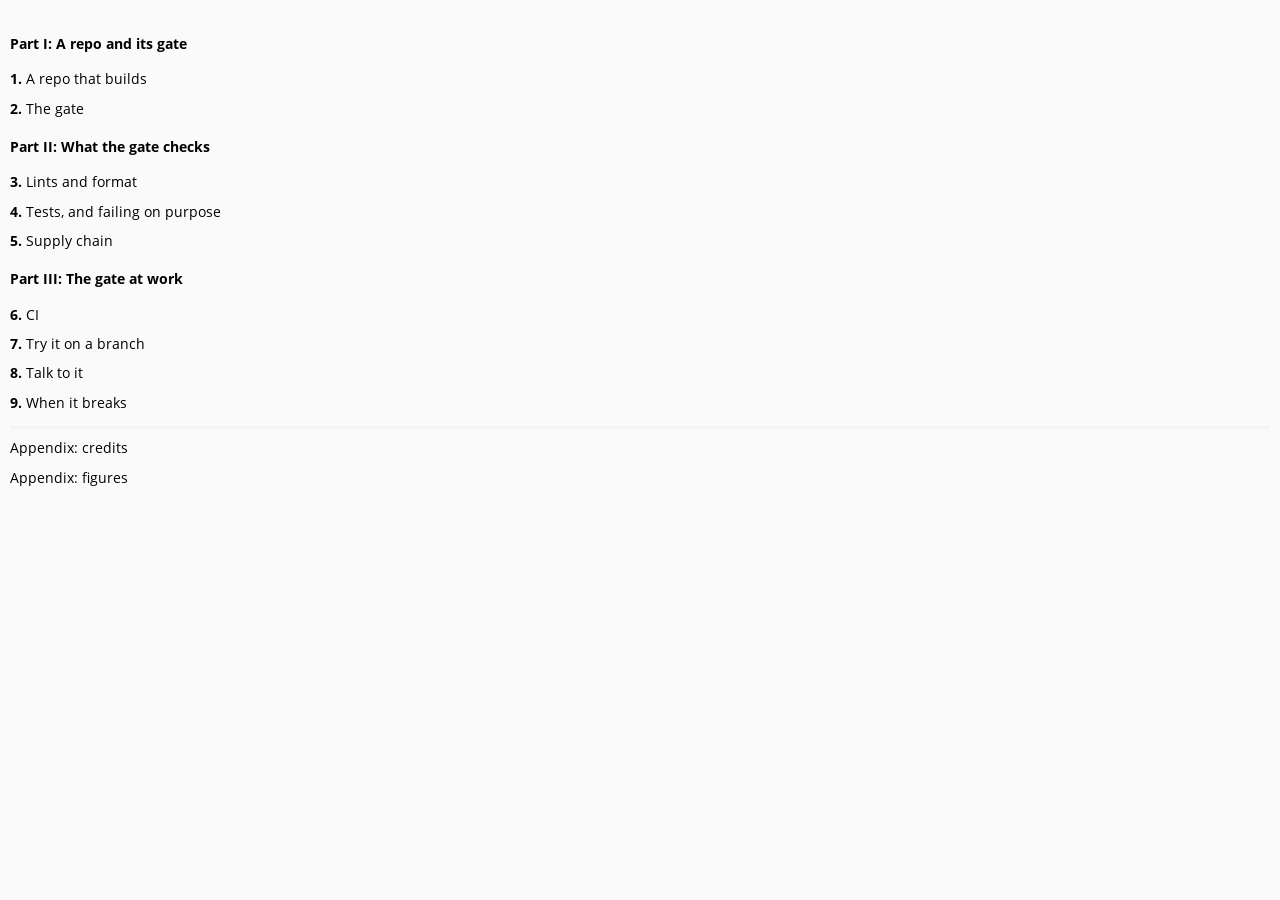
<file: toc.html>
<!DOCTYPE HTML>
<html lang="en" class="ayu" dir="ltr">
    <head>
        <!-- sidebar iframe generated using mdBook

        This is a frame, and not included directly in the page, to control the total size of the
        book. The TOC contains an entry for each page, so if each page includes a copy of the TOC,
        the total size of the page becomes O(n**2).

        The frame is only used as a fallback when JS is turned off. When it's on, the sidebar is
        instead added to the main page by `toc.js` instead. The JavaScript mode is better
        because, when running in a `file:///` URL, the iframed page would not be Same-Origin as
        the rest of the page, so the sidebar and the main page theme would fall out of sync.
        -->
        <meta charset="UTF-8">
        <meta name="robots" content="noindex">
        <!-- Custom HTML head -->
        <meta name="viewport" content="width=device-width, initial-scale=1">
        <meta name="theme-color" content="#ffffff">
        <link rel="stylesheet" href="css/variables.css">
        <link rel="stylesheet" href="css/general.css">
        <link rel="stylesheet" href="css/chrome.css">
        <link rel="stylesheet" href="css/print.css" media="print">
        <!-- Fonts -->
        <link rel="stylesheet" href="FontAwesome/css/font-awesome.css">
        <link rel="stylesheet" href="fonts/fonts.css">
        <!-- Custom theme stylesheets -->
        <link rel="stylesheet" href="theme/step-meta.css">
        <link rel="stylesheet" href="theme/figures.css">
        <link rel="stylesheet" href="theme/whole-file.css">
    </head>
    <body class="sidebar-iframe-inner">
        <ol class="chapter"><li class="chapter-item expanded affix "><li class="part-title">Part I: A repo and its gate</li><li class="chapter-item expanded "><a href="ch01-a-repo-that-builds.html" target="_parent"><strong aria-hidden="true">1.</strong> A repo that builds</a></li><li class="chapter-item expanded "><a href="ch02-the-gate.html" target="_parent"><strong aria-hidden="true">2.</strong> The gate</a></li><li class="chapter-item expanded affix "><li class="part-title">Part II: What the gate checks</li><li class="chapter-item expanded "><a href="ch03-lints-and-format.html" target="_parent"><strong aria-hidden="true">3.</strong> Lints and format</a></li><li class="chapter-item expanded "><a href="ch04-tests-and-failing-on-purpose.html" target="_parent"><strong aria-hidden="true">4.</strong> Tests, and failing on purpose</a></li><li class="chapter-item expanded "><a href="ch05-supply-chain.html" target="_parent"><strong aria-hidden="true">5.</strong> Supply chain</a></li><li class="chapter-item expanded affix "><li class="part-title">Part III: The gate at work</li><li class="chapter-item expanded "><a href="ch06-ci.html" target="_parent"><strong aria-hidden="true">6.</strong> CI</a></li><li class="chapter-item expanded "><a href="ch07-try-it-on-a-branch.html" target="_parent"><strong aria-hidden="true">7.</strong> Try it on a branch</a></li><li class="chapter-item expanded "><a href="ch08-talk-to-it.html" target="_parent"><strong aria-hidden="true">8.</strong> Talk to it</a></li><li class="chapter-item expanded "><a href="ch09-when-it-breaks.html" target="_parent"><strong aria-hidden="true">9.</strong> When it breaks</a></li><li class="chapter-item expanded affix "><li class="spacer"></li><li class="chapter-item expanded affix "><a href="appendix-credits.html" target="_parent">Appendix: credits</a></li><li class="chapter-item expanded affix "><a href="appendix-figures.html" target="_parent">Appendix: figures</a></li></ol>
    </body>
</html>
</file>
<file: css/variables.css>
/* Globals */

:root {
    --sidebar-target-width: 300px;
    --sidebar-width: min(var(--sidebar-target-width), 80vw);
    --sidebar-resize-indicator-width: 8px;
    --sidebar-resize-indicator-space: 2px;
    --page-padding: 15px;
    --content-max-width: 750px;
    --menu-bar-height: 50px;
    --mono-font: "Source Code Pro", Consolas, "Ubuntu Mono", Menlo, "DejaVu Sans Mono", monospace, monospace;
    --code-font-size: 0.875em; /* please adjust the ace font size accordingly in editor.js */
    --searchbar-margin-block-start: 5px;
}

/* Themes */

.ayu {
    --bg: hsl(210, 25%, 8%);
    --fg: #c5c5c5;

    --sidebar-bg: #14191f;
    --sidebar-fg: #c8c9db;
    --sidebar-non-existant: #5c6773;
    --sidebar-active: #ffb454;
    --sidebar-spacer: #2d334f;

    --scrollbar: var(--sidebar-fg);

    --icons: #737480;
    --icons-hover: #b7b9cc;

    --links: #0096cf;

    --inline-code-color: #ffb454;

    --theme-popup-bg: #14191f;
    --theme-popup-border: #5c6773;
    --theme-hover: #191f26;

    --quote-bg: hsl(226, 15%, 17%);
    --quote-border: hsl(226, 15%, 22%);

    --warning-border: #ff8e00;

    --table-border-color: hsl(210, 25%, 13%);
    --table-header-bg: hsl(210, 25%, 28%);
    --table-alternate-bg: hsl(210, 25%, 11%);

    --searchbar-border-color: #848484;
    --searchbar-bg: #424242;
    --searchbar-fg: #fff;
    --searchbar-shadow-color: #d4c89f;
    --searchresults-header-fg: #666;
    --searchresults-border-color: #888;
    --searchresults-li-bg: #252932;
    --search-mark-bg: #e3b171;

    --color-scheme: dark;

    /* Same as `--icons` */
    --copy-button-filter: invert(45%) sepia(6%) saturate(621%) hue-rotate(198deg) brightness(99%) contrast(85%);
    /* Same as `--sidebar-active` */
    --copy-button-filter-hover: invert(68%) sepia(55%) saturate(531%) hue-rotate(341deg) brightness(104%) contrast(101%);

    --footnote-highlight: #2668a6;

    --overlay-bg: rgba(33, 40, 48, 0.4);
}

.coal {
    --bg: hsl(200, 7%, 8%);
    --fg: #98a3ad;

    --sidebar-bg: #292c2f;
    --sidebar-fg: #a1adb8;
    --sidebar-non-existant: #505254;
    --sidebar-active: #3473ad;
    --sidebar-spacer: #393939;

    --scrollbar: var(--sidebar-fg);

    --icons: #43484d;
    --icons-hover: #b3c0cc;

    --links: #2b79a2;

    --inline-code-color: #c5c8c6;

    --theme-popup-bg: #141617;
    --theme-popup-border: #43484d;
    --theme-hover: #1f2124;

    --quote-bg: hsl(234, 21%, 18%);
    --quote-border: hsl(234, 21%, 23%);

    --warning-border: #ff8e00;

    --table-border-color: hsl(200, 7%, 13%);
    --table-header-bg: hsl(200, 7%, 28%);
    --table-alternate-bg: hsl(200, 7%, 11%);

    --searchbar-border-color: #aaa;
    --searchbar-bg: #b7b7b7;
    --searchbar-fg: #000;
    --searchbar-shadow-color: #aaa;
    --searchresults-header-fg: #666;
    --searchresults-border-color: #98a3ad;
    --searchresults-li-bg: #2b2b2f;
    --search-mark-bg: #355c7d;

    --color-scheme: dark;

    /* Same as `--icons` */
    --copy-button-filter: invert(26%) sepia(8%) saturate(575%) hue-rotate(169deg) brightness(87%) contrast(82%);
    /* Same as `--sidebar-active` */
    --copy-button-filter-hover: invert(36%) sepia(70%) saturate(503%) hue-rotate(167deg) brightness(98%) contrast(89%);

    --footnote-highlight: #4079ae;

    --overlay-bg: rgba(33, 40, 48, 0.4);
}

.light, html:not(.js) {
    --bg: hsl(0, 0%, 100%);
    --fg: hsl(0, 0%, 0%);

    --sidebar-bg: #fafafa;
    --sidebar-fg: hsl(0, 0%, 0%);
    --sidebar-non-existant: #aaaaaa;
    --sidebar-active: #1f1fff;
    --sidebar-spacer: #f4f4f4;

    --scrollbar: #8F8F8F;

    --icons: #747474;
    --icons-hover: #000000;

    --links: #20609f;

    --inline-code-color: #301900;

    --theme-popup-bg: #fafafa;
    --theme-popup-border: #cccccc;
    --theme-hover: #e6e6e6;

    --quote-bg: hsl(197, 37%, 96%);
    --quote-border: hsl(197, 37%, 91%);

    --warning-border: #ff8e00;

    --table-border-color: hsl(0, 0%, 95%);
    --table-header-bg: hsl(0, 0%, 80%);
    --table-alternate-bg: hsl(0, 0%, 97%);

    --searchbar-border-color: #aaa;
    --searchbar-bg: #fafafa;
    --searchbar-fg: #000;
    --searchbar-shadow-color: #aaa;
    --searchresults-header-fg: #666;
    --searchresults-border-color: #888;
    --searchresults-li-bg: #e4f2fe;
    --search-mark-bg: #a2cff5;

    --color-scheme: light;

    /* Same as `--icons` */
    --copy-button-filter: invert(45.49%);
    /* Same as `--sidebar-active` */
    --copy-button-filter-hover: invert(14%) sepia(93%) saturate(4250%) hue-rotate(243deg) brightness(99%) contrast(130%);

    --footnote-highlight: #7e7eff;

    --overlay-bg: rgba(200, 200, 205, 0.4);
}

.navy {
    --bg: hsl(226, 23%, 11%);
    --fg: #bcbdd0;

    --sidebar-bg: #282d3f;
    --sidebar-fg: #c8c9db;
    --sidebar-non-existant: #505274;
    --sidebar-active: #2b79a2;
    --sidebar-spacer: #2d334f;

    --scrollbar: var(--sidebar-fg);

    --icons: #737480;
    --icons-hover: #b7b9cc;

    --links: #2b79a2;

    --inline-code-color: #c5c8c6;

    --theme-popup-bg: #161923;
    --theme-popup-border: #737480;
    --theme-hover: #282e40;

    --quote-bg: hsl(226, 15%, 17%);
    --quote-border: hsl(226, 15%, 22%);

    --warning-border: #ff8e00;

    --table-border-color: hsl(226, 23%, 16%);
    --table-header-bg: hsl(226, 23%, 31%);
    --table-alternate-bg: hsl(226, 23%, 14%);

    --searchbar-border-color: #aaa;
    --searchbar-bg: #aeaec6;
    --searchbar-fg: #000;
    --searchbar-shadow-color: #aaa;
    --searchresults-header-fg: #5f5f71;
    --searchresults-border-color: #5c5c68;
    --searchresults-li-bg: #242430;
    --search-mark-bg: #a2cff5;

    --color-scheme: dark;

    /* Same as `--icons` */
    --copy-button-filter: invert(51%) sepia(10%) saturate(393%) hue-rotate(198deg) brightness(86%) contrast(87%);
    /* Same as `--sidebar-active` */
    --copy-button-filter-hover: invert(46%) sepia(20%) saturate(1537%) hue-rotate(156deg) brightness(85%) contrast(90%);

    --footnote-highlight: #4079ae;

    --overlay-bg: rgba(33, 40, 48, 0.4);
}

.rust {
    --bg: hsl(60, 9%, 87%);
    --fg: #262625;

    --sidebar-bg: #3b2e2a;
    --sidebar-fg: #c8c9db;
    --sidebar-non-existant: #505254;
    --sidebar-active: #e69f67;
    --sidebar-spacer: #45373a;

    --scrollbar: var(--sidebar-fg);

    --icons: #737480;
    --icons-hover: #262625;

    --links: #2b79a2;

    --inline-code-color: #6e6b5e;

    --theme-popup-bg: #e1e1db;
    --theme-popup-border: #b38f6b;
    --theme-hover: #99908a;

    --quote-bg: hsl(60, 5%, 75%);
    --quote-border: hsl(60, 5%, 70%);

    --warning-border: #ff8e00;

    --table-border-color: hsl(60, 9%, 82%);
    --table-header-bg: #b3a497;
    --table-alternate-bg: hsl(60, 9%, 84%);

    --searchbar-border-color: #aaa;
    --searchbar-bg: #fafafa;
    --searchbar-fg: #000;
    --searchbar-shadow-color: #aaa;
    --searchresults-header-fg: #666;
    --searchresults-border-color: #888;
    --searchresults-li-bg: #dec2a2;
    --search-mark-bg: #e69f67;

    /* Same as `--icons` */
    --copy-button-filter: invert(51%) sepia(10%) saturate(393%) hue-rotate(198deg) brightness(86%) contrast(87%);
    /* Same as `--sidebar-active` */
    --copy-button-filter-hover: invert(77%) sepia(16%) saturate(1798%) hue-rotate(328deg) brightness(98%) contrast(83%);

    --footnote-highlight: #d3a17a;

    --overlay-bg: rgba(150, 150, 150, 0.25);
}

@media (prefers-color-scheme: dark) {
    html:not(.js) {
        --bg: hsl(200, 7%, 8%);
        --fg: #98a3ad;

        --sidebar-bg: #292c2f;
        --sidebar-fg: #a1adb8;
        --sidebar-non-existant: #505254;
        --sidebar-active: #3473ad;
        --sidebar-spacer: #393939;

        --scrollbar: var(--sidebar-fg);

        --icons: #43484d;
        --icons-hover: #b3c0cc;

        --links: #2b79a2;

        --inline-code-color: #c5c8c6;

        --theme-popup-bg: #141617;
        --theme-popup-border: #43484d;
        --theme-hover: #1f2124;

        --quote-bg: hsl(234, 21%, 18%);
        --quote-border: hsl(234, 21%, 23%);

        --warning-border: #ff8e00;

        --table-border-color: hsl(200, 7%, 13%);
        --table-header-bg: hsl(200, 7%, 28%);
        --table-alternate-bg: hsl(200, 7%, 11%);

        --searchbar-border-color: #aaa;
        --searchbar-bg: #b7b7b7;
        --searchbar-fg: #000;
        --searchbar-shadow-color: #aaa;
        --searchresults-header-fg: #666;
        --searchresults-border-color: #98a3ad;
        --searchresults-li-bg: #2b2b2f;
        --search-mark-bg: #355c7d;

        --color-scheme: dark;

        /* Same as `--icons` */
        --copy-button-filter: invert(26%) sepia(8%) saturate(575%) hue-rotate(169deg) brightness(87%) contrast(82%);
        /* Same as `--sidebar-active` */
        --copy-button-filter-hover: invert(36%) sepia(70%) saturate(503%) hue-rotate(167deg) brightness(98%) contrast(89%);
    }
}
</file>
<file: css/general.css>
/* Base styles and content styles */

:root {
    /* Browser default font-size is 16px, this way 1 rem = 10px */
    font-size: 62.5%;
    color-scheme: var(--color-scheme);
}

html {
    font-family: "Open Sans", sans-serif;
    color: var(--fg);
    background-color: var(--bg);
    text-size-adjust: none;
    -webkit-text-size-adjust: none;
}

body {
    margin: 0;
    font-size: 1.6rem;
    overflow-x: hidden;
}

code {
    font-family: var(--mono-font) !important;
    font-size: var(--code-font-size);
    direction: ltr !important;
}

/* make long words/inline code not x overflow */
main {
    overflow-wrap: break-word;
}

/* make wide tables scroll if they overflow */
.table-wrapper {
    overflow-x: auto;
}

/* Don't change font size in headers. */
h1 code, h2 code, h3 code, h4 code, h5 code, h6 code {
    font-size: unset;
}

.left { float: left; }
.right { float: right; }
.boring { opacity: 0.6; }
.hide-boring .boring { display: none; }
.hidden { display: none !important; }

h2, h3 { margin-block-start: 2.5em; }
h4, h5 { margin-block-start: 2em; }

.header + .header h3,
.header + .header h4,
.header + .header h5 {
    margin-block-start: 1em;
}

h1:target::before,
h2:target::before,
h3:target::before,
h4:target::before,
h5:target::before,
h6:target::before {
    display: inline-block;
    content: "»";
    margin-inline-start: -30px;
    width: 30px;
}

/* This is broken on Safari as of version 14, but is fixed
   in Safari Technology Preview 117 which I think will be Safari 14.2.
   https://bugs.webkit.org/show_bug.cgi?id=218076
*/
:target {
    /* Safari does not support logical properties */
    scroll-margin-top: calc(var(--menu-bar-height) + 0.5em);
}

.page {
    outline: 0;
    padding: 0 var(--page-padding);
    margin-block-start: calc(0px - var(--menu-bar-height)); /* Compensate for the #menu-bar-hover-placeholder */
}
.page-wrapper {
    box-sizing: border-box;
    background-color: var(--bg);
}
html:not(.js) .page-wrapper,
.js:not(.sidebar-resizing) .page-wrapper {
    transition: margin-left 0.3s ease, transform 0.3s ease; /* Animation: slide away */
}
[dir=rtl]:not(.js) .page-wrapper,
[dir=rtl].js:not(.sidebar-resizing) .page-wrapper {
    transition: margin-right 0.3s ease, transform 0.3s ease; /* Animation: slide away */
}

.content {
    overflow-y: auto;
    padding: 0 5px 50px 5px;
}
.content main {
    margin-inline-start: auto;
    margin-inline-end: auto;
    max-width: var(--content-max-width);
}
.content p { line-height: 1.45em; }
.content ol { line-height: 1.45em; }
.content ul { line-height: 1.45em; }
.content a { text-decoration: none; }
.content a:hover { text-decoration: underline; }
.content img, .content video { max-width: 100%; }
.content .header:link,
.content .header:visited {
    color: var(--fg);
}
.content .header:link,
.content .header:visited:hover {
    text-decoration: none;
}

table {
    margin: 0 auto;
    border-collapse: collapse;
}
table td {
    padding: 3px 20px;
    border: 1px var(--table-border-color) solid;
}
table thead {
    background: var(--table-header-bg);
}
table thead td {
    font-weight: 700;
    border: none;
}
table thead th {
    padding: 3px 20px;
}
table thead tr {
    border: 1px var(--table-header-bg) solid;
}
/* Alternate background colors for rows */
table tbody tr:nth-child(2n) {
    background: var(--table-alternate-bg);
}


blockquote {
    margin: 20px 0;
    padding: 0 20px;
    color: var(--fg);
    background-color: var(--quote-bg);
    border-block-start: .1em solid var(--quote-border);
    border-block-end: .1em solid var(--quote-border);
}

.warning {
    margin: 20px;
    padding: 0 20px;
    border-inline-start: 2px solid var(--warning-border);
}

.warning:before {
    position: absolute;
    width: 3rem;
    height: 3rem;
    margin-inline-start: calc(-1.5rem - 21px);
    content: "ⓘ";
    text-align: center;
    background-color: var(--bg);
    color: var(--warning-border);
    font-weight: bold;
    font-size: 2rem;
}

blockquote .warning:before {
    background-color: var(--quote-bg);
}

kbd {
    background-color: var(--table-border-color);
    border-radius: 4px;
    border: solid 1px var(--theme-popup-border);
    box-shadow: inset 0 -1px 0 var(--theme-hover);
    display: inline-block;
    font-size: var(--code-font-size);
    font-family: var(--mono-font);
    line-height: 10px;
    padding: 4px 5px;
    vertical-align: middle;
}

sup {
    /* Set the line-height for superscript and footnote references so that there
       isn't an awkward space appearing above lines that contain the footnote.

       See https://github.com/rust-lang/mdBook/pull/2443#discussion_r1813773583
       for an explanation.
    */
    line-height: 0;
}

.footnote-definition {
    font-size: 0.9em;
}
/* The default spacing for a list is a little too large. */
.footnote-definition ul,
.footnote-definition ol {
    padding-left: 20px;
}
.footnote-definition > li {
    /* Required to position the ::before target */
    position: relative;
}
.footnote-definition > li:target {
    scroll-margin-top: 50vh;
}
.footnote-reference:target {
    scroll-margin-top: 50vh;
}
/* Draws a border around the footnote (including the marker) when it is selected.
   TODO: If there are multiple linkbacks, highlight which one you just came
   from so you know which one to click.
*/
.footnote-definition > li:target::before {
    border: 2px solid var(--footnote-highlight);
    border-radius: 6px;
    position: absolute;
    top: -8px;
    right: -8px;
    bottom: -8px;
    left: -32px;
    pointer-events: none;
    content: "";
}
/* Pulses the footnote reference so you can quickly see where you left off reading.
   This could use some improvement.
*/
@media not (prefers-reduced-motion) {
    .footnote-reference:target  {
        animation: fn-highlight 0.8s;
        border-radius: 2px;
    }

    @keyframes fn-highlight {
        from {
            background-color: var(--footnote-highlight);
        }
    }
}

.tooltiptext {
    position: absolute;
    visibility: hidden;
    color: #fff;
    background-color: #333;
    transform: translateX(-50%); /* Center by moving tooltip 50% of its width left */
    left: -8px; /* Half of the width of the icon */
    top: -35px;
    font-size: 0.8em;
    text-align: center;
    border-radius: 6px;
    padding: 5px 8px;
    margin: 5px;
    z-index: 1000;
}
.tooltipped .tooltiptext {
    visibility: visible;
}

.chapter li.part-title {
    color: var(--sidebar-fg);
    margin: 5px 0px;
    font-weight: bold;
}

.result-no-output {
    font-style: italic;
}
</file>
<file: css/chrome.css>
/* CSS for UI elements (a.k.a. chrome) */

html {
    scrollbar-color: var(--scrollbar) var(--bg);
}
#searchresults a,
.content a:link,
a:visited,
a > .hljs {
    color: var(--links);
}

/*
    body-container is necessary because mobile browsers don't seem to like
    overflow-x on the body tag when there is a <meta name="viewport"> tag.
*/
#body-container {
    /*
        This is used when the sidebar pushes the body content off the side of
        the screen on small screens. Without it, dragging on mobile Safari
        will want to reposition the viewport in a weird way.
    */
    overflow-x: clip;
}

/* Menu Bar */

#menu-bar,
#menu-bar-hover-placeholder {
    z-index: 101;
    margin: auto calc(0px - var(--page-padding));
}
#menu-bar {
    position: relative;
    display: flex;
    flex-wrap: wrap;
    background-color: var(--bg);
    border-block-end-color: var(--bg);
    border-block-end-width: 1px;
    border-block-end-style: solid;
}
#menu-bar.sticky,
#menu-bar-hover-placeholder:hover + #menu-bar,
#menu-bar:hover,
html.sidebar-visible #menu-bar {
    position: -webkit-sticky;
    position: sticky;
    top: 0 !important;
}
#menu-bar-hover-placeholder {
    position: sticky;
    position: -webkit-sticky;
    top: 0;
    height: var(--menu-bar-height);
}
#menu-bar.bordered {
    border-block-end-color: var(--table-border-color);
}
#menu-bar i, #menu-bar .icon-button {
    position: relative;
    padding: 0 8px;
    z-index: 10;
    line-height: var(--menu-bar-height);
    cursor: pointer;
    transition: color 0.5s;
}
@media only screen and (max-width: 420px) {
    #menu-bar i, #menu-bar .icon-button {
        padding: 0 5px;
    }
}

.icon-button {
    border: none;
    background: none;
    padding: 0;
    color: inherit;
}
.icon-button i {
    margin: 0;
}

.right-buttons {
    margin: 0 15px;
}
.right-buttons a {
    text-decoration: none;
}

.left-buttons {
    display: flex;
    margin: 0 5px;
}
html:not(.js) .left-buttons button {
    display: none;
}

.menu-title {
    display: inline-block;
    font-weight: 200;
    font-size: 2.4rem;
    line-height: var(--menu-bar-height);
    text-align: center;
    margin: 0;
    flex: 1;
    white-space: nowrap;
    overflow: hidden;
    text-overflow: ellipsis;
}
.menu-title {
    cursor: pointer;
}

.menu-bar,
.menu-bar:visited,
.nav-chapters,
.nav-chapters:visited,
.mobile-nav-chapters,
.mobile-nav-chapters:visited,
.menu-bar .icon-button,
.menu-bar a i {
    color: var(--icons);
}

.menu-bar i:hover,
.menu-bar .icon-button:hover,
.nav-chapters:hover,
.mobile-nav-chapters i:hover {
    color: var(--icons-hover);
}

/* Nav Icons */

.nav-chapters {
    font-size: 2.5em;
    text-align: center;
    text-decoration: none;

    position: fixed;
    top: 0;
    bottom: 0;
    margin: 0;
    max-width: 150px;
    min-width: 90px;

    display: flex;
    justify-content: center;
    align-content: center;
    flex-direction: column;

    transition: color 0.5s, background-color 0.5s;
}

.nav-chapters:hover {
    text-decoration: none;
    background-color: var(--theme-hover);
    transition: background-color 0.15s, color 0.15s;
}

.nav-wrapper {
    margin-block-start: 50px;
    display: none;
}

.mobile-nav-chapters {
    font-size: 2.5em;
    text-align: center;
    text-decoration: none;
    width: 90px;
    border-radius: 5px;
    background-color: var(--sidebar-bg);
}

/* Only Firefox supports flow-relative values */
.previous { float: left; }
[dir=rtl] .previous { float: right; }

/* Only Firefox supports flow-relative values */
.next {
    float: right;
    right: var(--page-padding);
}
[dir=rtl] .next {
    float: left;
    right: unset;
    left: var(--page-padding);
}

/* Use the correct buttons for RTL layouts*/
[dir=rtl] .previous i.fa-angle-left:before {content:"\f105";}
[dir=rtl] .next i.fa-angle-right:before { content:"\f104"; }

@media only screen and (max-width: 1080px) {
    .nav-wide-wrapper { display: none; }
    .nav-wrapper { display: block; }
}

/* sidebar-visible */
@media only screen and (max-width: 1380px) {
    #sidebar-toggle-anchor:checked ~ .page-wrapper .nav-wide-wrapper { display: none; }
    #sidebar-toggle-anchor:checked ~ .page-wrapper .nav-wrapper { display: block; }
}

/* Inline code */

:not(pre) > .hljs {
    display: inline;
    padding: 0.1em 0.3em;
    border-radius: 3px;
}

:not(pre):not(a) > .hljs {
    color: var(--inline-code-color);
    overflow-x: initial;
}

a:hover > .hljs {
    text-decoration: underline;
}

pre {
    position: relative;
}
pre > .buttons {
    position: absolute;
    z-index: 100;
    right: 0px;
    top: 2px;
    margin: 0px;
    padding: 2px 0px;

    color: var(--sidebar-fg);
    cursor: pointer;
    visibility: hidden;
    opacity: 0;
    transition: visibility 0.1s linear, opacity 0.1s linear;
}
pre:hover > .buttons {
    visibility: visible;
    opacity: 1
}
pre > .buttons :hover {
    color: var(--sidebar-active);
    border-color: var(--icons-hover);
    background-color: var(--theme-hover);
}
pre > .buttons i {
    margin-inline-start: 8px;
}
pre > .buttons button {
    cursor: inherit;
    margin: 0px 5px;
    padding: 4px 4px 3px 5px;
    font-size: 23px;

    border-style: solid;
    border-width: 1px;
    border-radius: 4px;
    border-color: var(--icons);
    background-color: var(--theme-popup-bg);
    transition: 100ms;
    transition-property: color,border-color,background-color;
    color: var(--icons);
}

pre > .buttons button.clip-button {
    padding: 2px 4px 0px 6px;
}
pre > .buttons button.clip-button::before {
    /* clipboard image from octicons (https://github.com/primer/octicons/tree/v2.0.0) MIT license
     */
    content: url('data:image/svg+xml,<svg width="21" height="20" viewBox="0 0 24 25" \
xmlns="http://www.w3.org/2000/svg" aria-label="Copy to clipboard">\
<path d="M18 20h2v3c0 1-1 2-2 2H2c-.998 0-2-1-2-2V5c0-.911.755-1.667 1.667-1.667h5A3.323 3.323 0 \
0110 0a3.323 3.323 0 013.333 3.333h5C19.245 3.333 20 4.09 20 5v8.333h-2V9H2v14h16v-3zM3 \
7h14c0-.911-.793-1.667-1.75-1.667H13.5c-.957 0-1.75-.755-1.75-1.666C11.75 2.755 10.957 2 10 \
2s-1.75.755-1.75 1.667c0 .911-.793 1.666-1.75 1.666H4.75C3.793 5.333 3 6.09 3 7z"/>\
<path d="M4 19h6v2H4zM12 11H4v2h8zM4 17h4v-2H4zM15 15v-3l-4.5 4.5L15 21v-3l8.027-.032L23 15z"/>\
</svg>');
    filter: var(--copy-button-filter);
}
pre > .buttons button.clip-button:hover::before {
    filter: var(--copy-button-filter-hover);
}

@media (pointer: coarse) {
    pre > .buttons button {
        /* On mobile, make it easier to tap buttons. */
        padding: 0.3rem 1rem;
    }

    .sidebar-resize-indicator {
        /* Hide resize indicator on devices with limited accuracy */
        display: none;
    }
}
pre > code {
    display: block;
    padding: 1rem;
}

/* FIXME: ACE editors overlap their buttons because ACE does absolute
   positioning within the code block which breaks padding. The only solution I
   can think of is to move the padding to the outer pre tag (or insert a div
   wrapper), but that would require fixing a whole bunch of CSS rules.
*/
.hljs.ace_editor {
  padding: 0rem 0rem;
}

pre > .result {
    margin-block-start: 10px;
}

/* Search */

#searchresults a {
    text-decoration: none;
}

mark {
    border-radius: 2px;
    padding-block-start: 0;
    padding-block-end: 1px;
    padding-inline-start: 3px;
    padding-inline-end: 3px;
    margin-block-start: 0;
    margin-block-end: -1px;
    margin-inline-start: -3px;
    margin-inline-end: -3px;
    background-color: var(--search-mark-bg);
    transition: background-color 300ms linear;
    cursor: pointer;
}

mark.fade-out {
    background-color: rgba(0,0,0,0) !important;
    cursor: auto;
}

.searchbar-outer {
    margin-inline-start: auto;
    margin-inline-end: auto;
    max-width: var(--content-max-width);
}

#searchbar-outer.searching #searchbar {
    padding-right: 30px;
}
#searchbar-outer .spinner-wrapper {
    display: none;
}
#searchbar-outer.searching .spinner-wrapper {
    display: block;
}

.search-wrapper {
    position: relative;
}

.spinner-wrapper {
    --spinner-margin: 2px;
    position: absolute;
    margin-block-start: calc(var(--searchbar-margin-block-start) + var(--spinner-margin));
    right: var(--spinner-margin);
    top: 0;
    bottom: var(--spinner-margin);
    padding: 6px;
    background-color: var(--bg);
}

#searchbar {
    width: 100%;
    margin-block-start: var(--searchbar-margin-block-start);
    margin-block-end: 0;
    margin-inline-start: auto;
    margin-inline-end: auto;
    padding: 10px 16px;
    transition: box-shadow 300ms ease-in-out;
    border: 1px solid var(--searchbar-border-color);
    border-radius: 3px;
    background-color: var(--searchbar-bg);
    color: var(--searchbar-fg);
}
#searchbar:focus,
#searchbar.active {
    box-shadow: 0 0 3px var(--searchbar-shadow-color);
}

.searchresults-header {
    font-weight: bold;
    font-size: 1em;
    padding-block-start: 18px;
    padding-block-end: 0;
    padding-inline-start: 5px;
    padding-inline-end: 0;
    color: var(--searchresults-header-fg);
}

.searchresults-outer {
    margin-inline-start: auto;
    margin-inline-end: auto;
    max-width: var(--content-max-width);
    border-block-end: 1px dashed var(--searchresults-border-color);
}

ul#searchresults {
    list-style: none;
    padding-inline-start: 20px;
}
ul#searchresults li {
    margin: 10px 0px;
    padding: 2px;
    border-radius: 2px;
}
ul#searchresults li.focus {
    background-color: var(--searchresults-li-bg);
}
ul#searchresults span.teaser {
    display: block;
    clear: both;
    margin-block-start: 5px;
    margin-block-end: 0;
    margin-inline-start: 20px;
    margin-inline-end: 0;
    font-size: 0.8em;
}
ul#searchresults span.teaser em {
    font-weight: bold;
    font-style: normal;
}

/* Sidebar */

.sidebar {
    position: fixed;
    left: 0;
    top: 0;
    bottom: 0;
    width: var(--sidebar-width);
    font-size: 0.875em;
    box-sizing: border-box;
    -webkit-overflow-scrolling: touch;
    overscroll-behavior-y: contain;
    background-color: var(--sidebar-bg);
    color: var(--sidebar-fg);
}
.sidebar-iframe-inner {
    --padding: 10px;

    background-color: var(--sidebar-bg);
    padding: var(--padding);
    margin: 0;
    font-size: 1.4rem;
    color: var(--sidebar-fg);
    min-height: calc(100vh - var(--padding) * 2);
}
.sidebar-iframe-outer {
    border: none;
    height: 100%;
    position: absolute;
    top: 0;
    bottom: 0;
    left: 0;
    right: 0;
}
[dir=rtl] .sidebar { left: unset; right: 0; }
.sidebar-resizing {
    -moz-user-select: none;
    -webkit-user-select: none;
    -ms-user-select: none;
    user-select: none;
}
html:not(.sidebar-resizing) .sidebar {
    transition: transform 0.3s; /* Animation: slide away */
}
.sidebar code {
    line-height: 2em;
}
.sidebar .sidebar-scrollbox {
    overflow-y: auto;
    position: absolute;
    top: 0;
    bottom: 0;
    left: 0;
    right: 0;
    padding: 10px 10px;
}
.sidebar .sidebar-resize-handle {
    position: absolute;
    cursor: col-resize;
    width: 0;
    right: calc(var(--sidebar-resize-indicator-width) * -1);
    top: 0;
    bottom: 0;
    display: flex;
    align-items: center;
}

.sidebar-resize-handle .sidebar-resize-indicator {
    width: 100%;
    height: 16px;
    color: var(--icons);
    margin-inline-start: var(--sidebar-resize-indicator-space);
	display: flex;
	align-items: center;
	justify-content: flex-start;
}
.sidebar-resize-handle .sidebar-resize-indicator::before {
    content: "";
    width: 2px;
    height: 12px;
    border-left: dotted 2px currentColor;
}
.sidebar-resize-handle .sidebar-resize-indicator::after {
    content: "";
    width: 2px;
    height: 16px;
    border-left: dotted 2px currentColor;
}

[dir=rtl] .sidebar .sidebar-resize-handle {
    left: calc(var(--sidebar-resize-indicator-width) * -1);
    right: unset;
}
.js .sidebar .sidebar-resize-handle {
    cursor: col-resize;
    width: calc(var(--sidebar-resize-indicator-width) - var(--sidebar-resize-indicator-space));
}
/* sidebar-hidden */
#sidebar-toggle-anchor:not(:checked) ~ .sidebar {
    transform: translateX(calc(0px - var(--sidebar-width) - var(--sidebar-resize-indicator-width)));
}
[dir=rtl] #sidebar-toggle-anchor:not(:checked) ~ .sidebar {
    transform: translateX(calc(var(--sidebar-width) + var(--sidebar-resize-indicator-width)));
}
.sidebar::-webkit-scrollbar {
    background: var(--sidebar-bg);
}
.sidebar::-webkit-scrollbar-thumb {
    background: var(--scrollbar);
}

/* sidebar-visible */
#sidebar-toggle-anchor:checked ~ .page-wrapper {
    transform: translateX(calc(var(--sidebar-width) + var(--sidebar-resize-indicator-width)));
}
[dir=rtl] #sidebar-toggle-anchor:checked ~ .page-wrapper {
    transform: translateX(calc(0px - var(--sidebar-width) - var(--sidebar-resize-indicator-width)));
}
@media only screen and (min-width: 620px) {
    #sidebar-toggle-anchor:checked ~ .page-wrapper {
        transform: none;
        margin-inline-start: calc(var(--sidebar-width) + var(--sidebar-resize-indicator-width));
    }
    [dir=rtl] #sidebar-toggle-anchor:checked ~ .page-wrapper {
        transform: none;
    }
}

.chapter {
    list-style: none outside none;
    padding-inline-start: 0;
    line-height: 2.2em;
}

.chapter ol {
    width: 100%;
}

.chapter li {
    display: flex;
    color: var(--sidebar-non-existant);
}
.chapter li a {
    display: block;
    padding: 0;
    text-decoration: none;
    color: var(--sidebar-fg);
}

.chapter li a:hover {
    color: var(--sidebar-active);
}

.chapter li a.active {
    color: var(--sidebar-active);
}

.chapter li > a.toggle {
    cursor: pointer;
    display: block;
    margin-inline-start: auto;
    padding: 0 10px;
    user-select: none;
    opacity: 0.68;
}

.chapter li > a.toggle div {
    transition: transform 0.5s;
}

/* collapse the section */
.chapter li:not(.expanded) + li > ol {
    display: none;
}

.chapter li.chapter-item {
    line-height: 1.5em;
    margin-block-start: 0.6em;
}

.chapter li.expanded > a.toggle div {
    transform: rotate(90deg);
}

.spacer {
    width: 100%;
    height: 3px;
    margin: 5px 0px;
}
.chapter .spacer {
    background-color: var(--sidebar-spacer);
}

@media (-moz-touch-enabled: 1), (pointer: coarse) {
    .chapter li a { padding: 5px 0; }
    .spacer { margin: 10px 0; }
}

.section {
    list-style: none outside none;
    padding-inline-start: 20px;
    line-height: 1.9em;
}

/* Theme Menu Popup */

.theme-popup {
    position: absolute;
    left: 10px;
    top: var(--menu-bar-height);
    z-index: 1000;
    border-radius: 4px;
    font-size: 0.7em;
    color: var(--fg);
    background: var(--theme-popup-bg);
    border: 1px solid var(--theme-popup-border);
    margin: 0;
    padding: 0;
    list-style: none;
    display: none;
    /* Don't let the children's background extend past the rounded corners. */
    overflow: hidden;
}
[dir=rtl] .theme-popup { left: unset;  right: 10px; }
.theme-popup .default {
    color: var(--icons);
}
.theme-popup .theme {
    width: 100%;
    border: 0;
    margin: 0;
    padding: 2px 20px;
    line-height: 25px;
    white-space: nowrap;
    text-align: start;
    cursor: pointer;
    color: inherit;
    background: inherit;
    font-size: inherit;
}
.theme-popup .theme:hover {
    background-color: var(--theme-hover);
}

.theme-selected::before {
    display: inline-block;
    content: "✓";
    margin-inline-start: -14px;
    width: 14px;
}

/* The container for the help popup that covers the whole window. */
#mdbook-help-container {
    /* Position and size for the whole window. */
    position: fixed;
    top: 0;
    left: 0;
    right: 0;
    bottom: 0;
    /* This uses flex layout (which is set in book.js), and centers the popup
       in the window.*/
    display: none;
    align-items: center;
    justify-content: center;
    z-index: 1000;
    /* Dim out the book while the popup is visible. */
    background: var(--overlay-bg);
}

/* The popup help box. */
#mdbook-help-popup {
    box-shadow: 0 4px 24px rgba(0,0,0,0.15);
    min-width: 300px;
    max-width: 500px;
    width: 100%;
    box-sizing: border-box;
    display: flex;
    flex-direction: column;
    align-items: center;
    background-color: var(--bg);
    color: var(--fg);
    border-width: 1px;
    border-color: var(--theme-popup-border);
    border-style: solid;
    border-radius: 8px;
    padding: 10px;
}

.mdbook-help-title {
    text-align: center;
    /* mdbook's margin for h2 is way too large. */
    margin: 10px;
}
</file>
<file: css/print.css>
#sidebar,
#menu-bar,
.nav-chapters,
.mobile-nav-chapters {
    display: none;
}

#page-wrapper.page-wrapper {
    transform: none !important;
    margin-inline-start: 0px;
    overflow-y: initial;
}

#content {
    max-width: none;
    margin: 0;
    padding: 0;
}

.page {
    overflow-y: initial;
}

code {
    direction: ltr !important;
}

pre > .buttons {
    z-index: 2;
}

a, a:visited, a:active, a:hover {
    color: #4183c4;
    text-decoration: none;
}

h1, h2, h3, h4, h5, h6 {
    page-break-inside: avoid;
    page-break-after: avoid;
}

pre, code {
    page-break-inside: avoid;
    white-space: pre-wrap;
}

.fa {
    display: none !important;
}
</file>
<file: fonts/fonts.css>
/* Open Sans is licensed under the Apache License, Version 2.0. See http://www.apache.org/licenses/LICENSE-2.0 */
/* Source Code Pro is under the Open Font License. See https://scripts.sil.org/cms/scripts/page.php?site_id=nrsi&id=OFL */

/* open-sans-300 - latin_vietnamese_latin-ext_greek-ext_greek_cyrillic-ext_cyrillic */
@font-face {
  font-family: 'Open Sans';
  font-style: normal;
  font-weight: 300;
  src: local('Open Sans Light'), local('OpenSans-Light'),
       url('../fonts/open-sans-v17-all-charsets-300.woff2') format('woff2');
}

/* open-sans-300italic - latin_vietnamese_latin-ext_greek-ext_greek_cyrillic-ext_cyrillic */
@font-face {
  font-family: 'Open Sans';
  font-style: italic;
  font-weight: 300;
  src: local('Open Sans Light Italic'), local('OpenSans-LightItalic'),
       url('../fonts/open-sans-v17-all-charsets-300italic.woff2') format('woff2');
}

/* open-sans-regular - latin_vietnamese_latin-ext_greek-ext_greek_cyrillic-ext_cyrillic */
@font-face {
  font-family: 'Open Sans';
  font-style: normal;
  font-weight: 400;
  src: local('Open Sans Regular'), local('OpenSans-Regular'),
       url('../fonts/open-sans-v17-all-charsets-regular.woff2') format('woff2');
}

/* open-sans-italic - latin_vietnamese_latin-ext_greek-ext_greek_cyrillic-ext_cyrillic */
@font-face {
  font-family: 'Open Sans';
  font-style: italic;
  font-weight: 400;
  src: local('Open Sans Italic'), local('OpenSans-Italic'),
       url('../fonts/open-sans-v17-all-charsets-italic.woff2') format('woff2');
}

/* open-sans-600 - latin_vietnamese_latin-ext_greek-ext_greek_cyrillic-ext_cyrillic */
@font-face {
  font-family: 'Open Sans';
  font-style: normal;
  font-weight: 600;
  src: local('Open Sans SemiBold'), local('OpenSans-SemiBold'),
       url('../fonts/open-sans-v17-all-charsets-600.woff2') format('woff2');
}

/* open-sans-600italic - latin_vietnamese_latin-ext_greek-ext_greek_cyrillic-ext_cyrillic */
@font-face {
  font-family: 'Open Sans';
  font-style: italic;
  font-weight: 600;
  src: local('Open Sans SemiBold Italic'), local('OpenSans-SemiBoldItalic'),
       url('../fonts/open-sans-v17-all-charsets-600italic.woff2') format('woff2');
}

/* open-sans-700 - latin_vietnamese_latin-ext_greek-ext_greek_cyrillic-ext_cyrillic */
@font-face {
  font-family: 'Open Sans';
  font-style: normal;
  font-weight: 700;
  src: local('Open Sans Bold'), local('OpenSans-Bold'),
       url('../fonts/open-sans-v17-all-charsets-700.woff2') format('woff2');
}

/* open-sans-700italic - latin_vietnamese_latin-ext_greek-ext_greek_cyrillic-ext_cyrillic */
@font-face {
  font-family: 'Open Sans';
  font-style: italic;
  font-weight: 700;
  src: local('Open Sans Bold Italic'), local('OpenSans-BoldItalic'),
       url('../fonts/open-sans-v17-all-charsets-700italic.woff2') format('woff2');
}

/* open-sans-800 - latin_vietnamese_latin-ext_greek-ext_greek_cyrillic-ext_cyrillic */
@font-face {
  font-family: 'Open Sans';
  font-style: normal;
  font-weight: 800;
  src: local('Open Sans ExtraBold'), local('OpenSans-ExtraBold'),
       url('../fonts/open-sans-v17-all-charsets-800.woff2') format('woff2');
}

/* open-sans-800italic - latin_vietnamese_latin-ext_greek-ext_greek_cyrillic-ext_cyrillic */
@font-face {
  font-family: 'Open Sans';
  font-style: italic;
  font-weight: 800;
  src: local('Open Sans ExtraBold Italic'), local('OpenSans-ExtraBoldItalic'),
       url('../fonts/open-sans-v17-all-charsets-800italic.woff2') format('woff2');
}

/* source-code-pro-500 - latin_vietnamese_latin-ext_greek_cyrillic-ext_cyrillic */
@font-face {
  font-family: 'Source Code Pro';
  font-style: normal;
  font-weight: 500;
  src: url('../fonts/source-code-pro-v11-all-charsets-500.woff2') format('woff2');
}
</file>
<file: highlight.css>
/*
 * An increased contrast highlighting scheme loosely based on the
 * "Base16 Atelier Dune Light" theme by Bram de Haan
 * (http://atelierbram.github.io/syntax-highlighting/atelier-schemes/dune)
 * Original Base16 color scheme by Chris Kempson
 * (https://github.com/chriskempson/base16)
 */

/* Comment */
.hljs-comment,
.hljs-quote {
  color: #575757;
}

/* Red */
.hljs-variable,
.hljs-template-variable,
.hljs-attribute,
.hljs-attr,
.hljs-tag,
.hljs-name,
.hljs-regexp,
.hljs-link,
.hljs-name,
.hljs-selector-id,
.hljs-selector-class {
  color: #d70025;
}

/* Orange */
.hljs-number,
.hljs-meta,
.hljs-built_in,
.hljs-builtin-name,
.hljs-literal,
.hljs-type,
.hljs-params {
  color: #b21e00;
}

/* Green */
.hljs-string,
.hljs-symbol,
.hljs-bullet {
  color: #008200;
}

/* Blue */
.hljs-title,
.hljs-section {
  color: #0030f2;
}

/* Purple */
.hljs-keyword,
.hljs-selector-tag {
  color: #9d00ec;
}

.hljs {
  display: block;
  overflow-x: auto;
  background: #f6f7f6;
  color: #000;
}

.hljs-emphasis {
  font-style: italic;
}

.hljs-strong {
  font-weight: bold;
}

.hljs-addition {
  color: #22863a;
  background-color: #f0fff4;
}

.hljs-deletion {
  color: #b31d28;
  background-color: #ffeef0;
}
</file>
<file: tomorrow-night.css>
/* Tomorrow Night Theme */
/* https://github.com/jmblog/color-themes-for-highlightjs */
/* Original theme - https://github.com/chriskempson/tomorrow-theme */
/* https://github.com/jmblog/color-themes-for-highlightjs */

/* Tomorrow Comment */
.hljs-comment {
  color: #969896;
}

/* Tomorrow Red */
.hljs-variable,
.hljs-attribute,
.hljs-attr,
.hljs-tag,
.hljs-regexp,
.ruby .hljs-constant,
.xml .hljs-tag .hljs-title,
.xml .hljs-pi,
.xml .hljs-doctype,
.html .hljs-doctype,
.css .hljs-id,
.css .hljs-class,
.css .hljs-pseudo {
  color: #cc6666;
}

/* Tomorrow Orange */
.hljs-number,
.hljs-preprocessor,
.hljs-pragma,
.hljs-built_in,
.hljs-literal,
.hljs-params,
.hljs-constant {
  color: #de935f;
}

/* Tomorrow Yellow */
.ruby .hljs-class .hljs-title,
.css .hljs-rule .hljs-attribute {
  color: #f0c674;
}

/* Tomorrow Green */
.hljs-string,
.hljs-value,
.hljs-inheritance,
.hljs-header,
.hljs-name,
.ruby .hljs-symbol,
.xml .hljs-cdata {
  color: #b5bd68;
}

/* Tomorrow Aqua */
.hljs-title,
.hljs-section,
.css .hljs-hexcolor {
  color: #8abeb7;
}

/* Tomorrow Blue */
.hljs-function,
.python .hljs-decorator,
.python .hljs-title,
.ruby .hljs-function .hljs-title,
.ruby .hljs-title .hljs-keyword,
.perl .hljs-sub,
.javascript .hljs-title,
.coffeescript .hljs-title {
  color: #81a2be;
}

/* Tomorrow Purple */
.hljs-keyword,
.javascript .hljs-function {
  color: #b294bb;
}

.hljs {
  display: block;
  overflow-x: auto;
  background: #1d1f21;
  color: #c5c8c6;
}

.coffeescript .javascript,
.javascript .xml,
.tex .hljs-formula,
.xml .javascript,
.xml .vbscript,
.xml .css,
.xml .hljs-cdata {
  opacity: 0.5;
}

.hljs-addition {
  color: #718c00;
}

.hljs-deletion {
  color: #c82829;
}
</file>
<file: ayu-highlight.css>
/*
Based off of the Ayu theme
Original by Dempfi (https://github.com/dempfi/ayu)
*/

.hljs {
  display: block;
  overflow-x: auto;
  background: #191f26;
  color: #e6e1cf;
}

.hljs-comment,
.hljs-quote {
  color: #5c6773;
  font-style: italic;
}

.hljs-variable,
.hljs-template-variable,
.hljs-attribute,
.hljs-attr,
.hljs-regexp,
.hljs-link,
.hljs-selector-id,
.hljs-selector-class {
  color: #ff7733;
}

.hljs-number,
.hljs-meta,
.hljs-builtin-name,
.hljs-literal,
.hljs-type,
.hljs-params {
  color: #ffee99;
}

.hljs-string,
.hljs-bullet {
  color: #b8cc52;
}

.hljs-title,
.hljs-built_in,
.hljs-section {
  color: #ffb454;
}

.hljs-keyword,
.hljs-selector-tag,
.hljs-symbol {
  color: #ff7733;
}

.hljs-name {
    color: #36a3d9;
}

.hljs-tag {
    color: #00568d;
}

.hljs-emphasis {
  font-style: italic;
}

.hljs-strong {
  font-weight: bold;
}

.hljs-addition {
  color: #91b362;
}

.hljs-deletion {
  color: #d96c75;
}
</file>
<file: theme/step-meta.css>
/* Box around the per-block "step" metadata line that bower inserts after
   each code fence (file · line range · step N of REPO · diff · browse). */
.step-meta {
    margin: 0.5em 0 0.5em 1.5em;
    padding: 0.4em 0.8em;
    display: inline-block;
    border: 1px solid var(--table-border-color, #ccc);
    border-radius: 4px;
    background: var(--table-alternate-bg, rgba(127, 127, 127, 0.08));
}

/* The "check this step out locally" command bower prints below each fence.
   Courier for the whole line, prompt included, so it reads as a terminal.
   Margin and padding match .step-meta so the two lines share one left edge —
   a command that does not line up with its own step reads as unrelated. */
.step-checkout {
    margin: 0.5em 0 0.5em 1.5em;
    padding: 0.4em 0.8em;
    display: inline-block;
}

.step-checkout,
.step-checkout code {
    font-family: Courier, "Courier New", monospace;
}

/* The "your turn" box bower prints after a step that carries an exercise.
   Same left edge as .step-meta and .step-checkout, so the three read as one
   column of things-about-this-step. */
.step-exercise {
    margin: 0.5em 0 1em 1.5em;
    padding: 0.4em 1em;
    border-left: 4px solid var(--links, #4183c4);
    background: var(--table-alternate-bg, rgba(127, 127, 127, 0.08));
}

/* The fold over an answer step's code. The summary is all a reader sees
   until they choose to see more. */
.step-answer > summary {
    cursor: pointer;
    font-weight: bold;
    margin: 0.5em 0;
}

/* The caption bower prints above a recorded output: the command that printed
   it, the step, and a link for each error code. Same box as .step-meta, so a
   caption reads the same whether its fence holds code or what the compiler
   said about it. */
.step-output {
    margin: 0.5em 0 0.5em 1.5em;
    padding: 0.4em 0.8em;
    display: inline-block;
    border: 1px solid var(--table-border-color, #ccc);
    border-radius: 4px;
    background: var(--table-alternate-bg, rgba(127, 127, 127, 0.08));
}
</file>
<file: theme/figures.css>
/* Figures (EPIC-18). An inlined figure follows mdBook's theme through these
   rules, which beat the SVG's presentation attributes. A figure left as an
   <img> keeps its own light colours, and paper never reads this file. */
.pk-figure-box { margin: 1em 0; }
.pk-figure-box svg.pk-figure { max-width: 100%; height: auto; }
.pk-figure-box .node rect { fill: var(--quote-bg); stroke: var(--fg); }
.pk-figure-box .node text { fill: var(--fg); }
.pk-figure-box .root rect { fill: var(--fg); stroke: var(--fg); }
.pk-figure-box .root text { fill: var(--bg); }
.pk-figure-box .edge { stroke: var(--sidebar-fg); }
.pk-figure-box [data-node]:hover rect,
.pk-figure-box [data-node]:focus rect { stroke: var(--links); stroke-width: 3; }
.pk-figure-box [data-hand]:hover rect,
.pk-figure-box [data-hand]:focus rect { stroke: var(--links); stroke-width: 2; }
.pk-figure-box [tabindex]:focus { outline: none; }
.pk-detail { min-height: 1.5em; margin: 0.25em 0 0; font-family: var(--mono-font, monospace); font-size: 0.9em; }
.pk-chips { display: flex; gap: 6px; margin-bottom: 6px; }
.pk-chips button {
  font: inherit; font-size: 0.85em; padding: 2px 10px; border-radius: 999px;
  border: 1px solid var(--fg); background: var(--bg); color: var(--fg); cursor: pointer;
}
.pk-chips button[aria-pressed="true"] { background: var(--links); border-color: var(--links); color: var(--bg); }
/* M2: div-drawn, like the design-tool panel. */
pk-gate, pk-range-grid { display: block; margin: 1em 0; }
.pk-m2-gate { display: flex; flex-direction: column; align-items: center; gap: 28px; }
.pk-m2-row { display: flex; gap: 30px; justify-content: center; flex-wrap: wrap; }
.pk-m2-node { min-width: 100px; padding: 10px 0; text-align: center; border: 1px solid var(--fg); border-radius: 6px; background: var(--quote-bg); color: var(--fg); }
.pk-m2-root { background: var(--fg); color: var(--bg); }
.pk-m2-grid { display: grid; grid-template-columns: repeat(13, 28px); gap: 2px; }
.pk-m2-cell { height: 28px; display: flex; align-items: center; justify-content: center; font-size: 9px; border-radius: 3px; background: #edf2f7; color: #1a202c; }
.pk-m2-node:focus, .pk-m2-cell:focus, .pk-m2-node:hover, .pk-m2-cell:hover { outline: 2px solid var(--links); }
</file>
<file: theme/whole-file.css>
/* The "whole file" popup on a block written in parts (EPIC-24), opened by
   theme/whole-file.js from the header above each part fence. */
.bower-whole-file-host {
    position: relative;
}

.bower-whole-file-button {
    font: inherit;
    color: var(--links, #4183c4);
    background: none;
    border: none;
    padding: 0;
    cursor: pointer;
    text-decoration: underline dotted;
}

.bower-whole-file-popup {
    position: absolute;
    top: 100%;
    left: 0;
    z-index: 50;
    margin-top: 0.3em;
    width: min(80ch, 85vw);
    border: 1px solid var(--table-border-color, #ccc);
    border-radius: 4px;
    background: var(--bg, #fff);
    box-shadow: 0 4px 16px rgba(0, 0, 0, 0.35);
}

.bower-whole-file-title {
    padding: 0.3em 0.8em;
    font-size: 0.85em;
    border-bottom: 1px solid var(--table-border-color, #ccc);
}

.bower-whole-file-popup pre {
    margin: 0;
    max-height: 60vh;
    overflow: auto;
}

.bower-whole-file-popup code {
    font-size: 0.85em;
}

/* This part's lines: bold, and a faint band so they read at a glance. */
.bower-part-line {
    font-weight: bold;
    background: var(--quote-bg, rgba(127, 127, 127, 0.15));
}

/* Every other line, dimmed so this part's stand out in any theme. */
.bower-other-line {
    opacity: 0.5;
}
</file>
